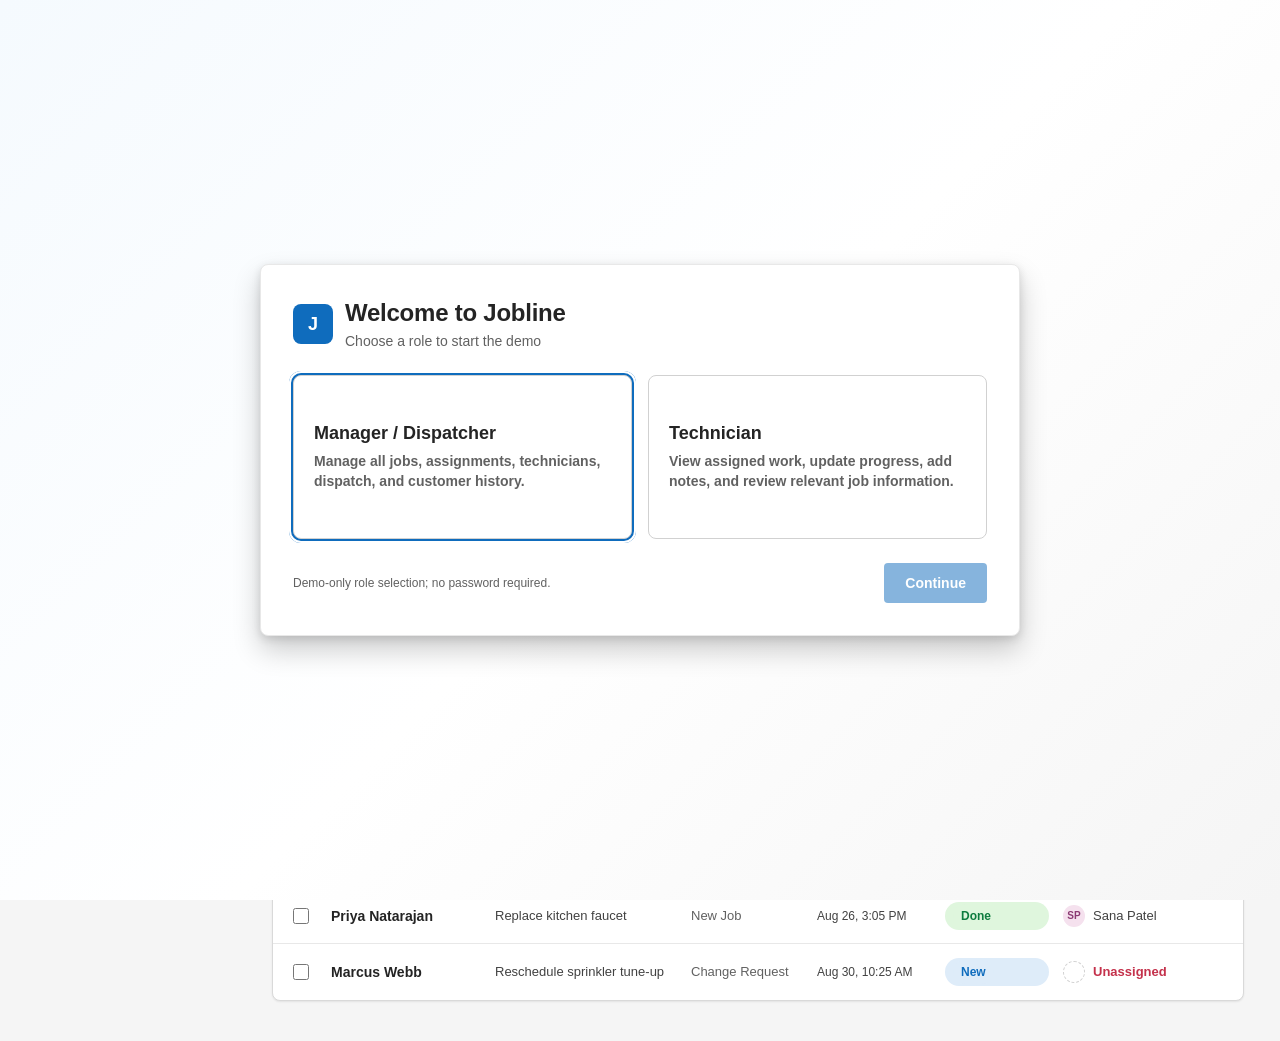
<file: index.html>
<!doctype html>
<html>
<head>
<meta charset="utf-8">
<title>Jobline - Job Queue</title>
<link rel="stylesheet" href="fluent2-alignment.css">
<link rel="stylesheet" href="persona.css">
<link rel="stylesheet" href="ai-suggestions.css">
<link rel="stylesheet" href="operations-overview.css">
<link rel="stylesheet" href="accessibility.css">
<link rel="stylesheet" href="typography-consistency.css">
<link rel="stylesheet" href="app-shell.css?v=4">
<style>
:root{
  --brand:#0F6CBD;--brand-hover:#115EA3;--brand-pressed:#0B4F8A;
  --brand-tint-10:#F5FAFE;--brand-tint-20:#DEECF9;--brand-tint-30:#C7E0F4;
  --nbg1:#FFFFFF;--nbg2:#FAFAFA;--nbg3:#F5F5F5;--nbg-hover:#F0F0F0;
  --stroke1:#D1D1D1;--stroke2:#E8E8E8;
  --fg1:#242424;--fg2:#424242;--fg3:#616161;--fg-disabled:#BDBDBD;
  --danger-bg:#FDE7E9;--danger-fg:#C4314B;
  --warning-bg:#FFF4CE;--warning-fg:#9D5D00;
  --success-bg:#DFF6DD;--success-fg:#0E7C3F;
  --neutral-bg:#F0F0F0;--neutral-fg:#424242;
  --teal-bg:#D6F5E8;--teal-fg:#0B6A4A;--plum-bg:#F5E1EE;--plum-fg:#8B3A73;
  --shadow4:0 0.3px 0.9px rgba(0,0,0,.11),0 1.6px 3.6px rgba(0,0,0,.13);
  --font:"Segoe UI","Segoe UI Web",-apple-system,BlinkMacSystemFont,"Helvetica Neue",Arial,sans-serif;
}
*{box-sizing:border-box;}
.demo-hidden{display:none !important;}
body{margin:0;font-family:var(--font);color:var(--fg1);background:var(--nbg2);-webkit-font-smoothing:antialiased;}
a{color:var(--brand);text-decoration:none;}
a:hover{color:var(--brand-hover);}
button{font-family:var(--font);cursor:pointer;}
input{font-family:var(--font);}
::placeholder{color:var(--fg-disabled);}
.rail-btn{width:40px;height:40px;border-radius:8px;border:none;background:transparent;color:var(--fg3);display:flex;align-items:center;justify-content:center;cursor:pointer;}
.rail-btn.active{background:var(--brand-tint-20);color:var(--brand);}
.chip{display:inline-flex;align-items:center;height:32px;padding:0 14px;border-radius:999px;border:none;background:transparent;color:var(--fg2);font-size:14px;font-weight:500;}
.chip.active{background:var(--brand-tint-20);color:var(--brand);font-weight:600;}
.ghost-btn{display:inline-flex;align-items:center;gap:6px;height:32px;padding:0 12px;border-radius:4px;border:none;background:transparent;color:var(--fg2);font-size:13px;font-weight:600;cursor:pointer;}
.ghost-btn:hover{background:var(--nbg-hover);}
.icon-btn{width:32px;height:32px;border-radius:999px;border:1px solid var(--stroke1);background:var(--nbg1);color:var(--fg2);display:flex;align-items:center;justify-content:center;cursor:pointer;}
.badge{display:inline-flex;align-items:center;padding:3px 10px;border-radius:999px;font-size:12px;font-weight:600;line-height:16px;white-space:nowrap;}
.jq-row{position:relative;display:grid;grid-template-columns:32px 150px minmax(190px,1fr) 116px 118px 104px 156px 72px 56px 78px;gap:10px;align-items:center;padding:0 16px;height:52px;border-bottom:1px solid var(--stroke2);}
.jq-row:hover{background:var(--nbg2);}
.row-link{position:absolute;inset:0;}
.jq-head{display:grid;grid-template-columns:32px 150px minmax(190px,1fr) 116px 118px 104px 156px 72px 56px 78px;gap:10px;padding:0 16px;height:40px;align-items:center;border-bottom:1px solid var(--stroke2);}
.th{font-size:11px;font-weight:700;letter-spacing:.04em;text-transform:uppercase;color:var(--fg3);}
.avatar{border-radius:50%;display:flex;align-items:center;justify-content:center;font-weight:700;flex-shrink:0;}
.bulk-check{width:16px;height:16px;accent-color:var(--brand);position:relative;z-index:2;cursor:pointer;}
.jq-row.bulk-selected{background:var(--brand-tint-10);box-shadow:inset 3px 0 var(--brand);}
.bulk-scrim{position:fixed;inset:0;background:rgba(0,0,0,.28);z-index:20;display:none;}
.bulk-scrim.open{display:block;}
.bulk-panel{position:fixed;top:0;right:0;width:min(440px,100%);height:100dvh;background:var(--nbg1);z-index:21;box-shadow:-8px 0 28px rgba(0,0,0,.18);transform:translateX(105%);transition:transform .2s ease;display:flex;flex-direction:column;}
.bulk-panel.open{transform:translateX(0);}
.bulk-panel-head{padding:24px;border-bottom:1px solid var(--stroke2);display:flex;align-items:flex-start;justify-content:space-between;gap:16px;}
.bulk-panel-body{padding:24px;display:flex;flex-direction:column;gap:20px;overflow-y:auto;flex:1;}
.bulk-panel-foot{padding:16px 24px;border-top:1px solid var(--stroke2);display:flex;justify-content:flex-end;gap:8px;}
.bulk-field{display:flex;flex-direction:column;gap:7px;font-size:13px;font-weight:600;color:var(--fg2);}
.bulk-field select,.bulk-field input{height:38px;border:1px solid var(--stroke1);border-radius:6px;background:var(--nbg1);color:var(--fg1);padding:0 10px;font:inherit;}
.bulk-summary{padding:14px;border-radius:8px;background:var(--brand-tint-10);color:var(--fg2);font-size:13px;}
.bulk-assignment-list{display:flex;flex-direction:column;gap:10px;}
.bulk-assignment-row{display:grid;grid-template-columns:minmax(0,1fr) minmax(150px,190px);gap:12px;align-items:center;padding:12px 0;border-bottom:1px solid var(--stroke2);}
.bulk-assignment-row:last-child{border-bottom:0;}
.bulk-customer-name{font-size:13px;font-weight:600;color:var(--fg1);}
.bulk-customer-stage{font-size:11px;color:var(--fg3);margin-top:3px;}
@media (max-width:480px){.bulk-assignment-row{grid-template-columns:1fr;gap:7px;}}
.primary-btn{display:inline-flex;align-items:center;justify-content:center;height:36px;padding:0 16px;border-radius:4px;border:none;background:var(--brand);color:#fff;font-size:14px;font-weight:600;}
.primary-btn:hover{background:var(--brand-hover);}
.primary-btn:disabled{background:var(--fg-disabled);cursor:not-allowed;}
.bulk-toast{position:fixed;right:24px;bottom:24px;z-index:30;background:var(--fg1);color:#fff;border-radius:8px;padding:12px 16px;box-shadow:var(--shadow4);font-size:13px;display:none;align-items:center;gap:10px;}
.bulk-toast.show{display:flex;}
.search-input{width:100%;border:0;outline:0;background:transparent;color:var(--fg1);font-size:14px;}
.sort-btn{display:inline-flex;align-items:center;gap:4px;border:0;background:transparent;padding:0;color:inherit;font:inherit;text-transform:inherit;letter-spacing:inherit;cursor:pointer;}
.sort-btn::after{content:'↕';font-size:10px;color:var(--fg-disabled);}
.sort-btn.active::after{content:attr(data-arrow);color:var(--brand);}
.inline-editable{position:relative;z-index:2;cursor:pointer;border-radius:4px;padding:4px;min-width:0;}
.inline-editable:hover{background:var(--brand-tint-10);box-shadow:inset 0 0 0 1px var(--brand-tint-30);}
.inline-control{width:100%;height:30px;border:1px solid var(--brand);border-radius:4px;background:var(--nbg1);color:var(--fg1);padding:0 7px;font-size:12px;}
.new-job-scrim{position:fixed;inset:0;background:rgba(0,0,0,.38);z-index:40;display:none;padding:24px;align-items:center;justify-content:center;}
.new-job-scrim.open{display:flex;}
.new-job-modal{width:min(820px,100%);height:min(88dvh,900px);background:var(--nbg1);border-radius:12px;box-shadow:0 24px 70px rgba(0,0,0,.25);overflow:hidden;display:flex;flex-direction:column;}
.new-job-modal-head{height:52px;padding:0 16px 0 20px;border-bottom:1px solid var(--stroke2);display:flex;align-items:center;justify-content:space-between;flex-shrink:0;}
.new-job-frame{width:100%;height:100%;border:0;background:var(--nbg2);}
@media (max-width:1180px){
  main{padding:20px !important;}
  .toolbar-left span.lbl{display:none;}
  .jq-table-wrap{overflow-x:auto;}
  .jq-row,.jq-head{width:1180px;}
  .top-search{width:200px !important;}
}
@media (max-width:760px){
  .rail{width:56px !important;}
  .filters{flex-wrap:wrap;height:auto !important;}
  .new-job-scrim{padding:0;}
  .new-job-modal{width:100%;height:100dvh;border-radius:0;}
}
</style>
</head>
<body>
<div style="display:flex;width:100%;min-height:100dvh;background:var(--nbg2);">
  <nav class="rail" style="width:64px;flex-shrink:0;background:#FFFFFF;border-right:1px solid var(--stroke2);display:flex;flex-direction:column;align-items:center;padding:16px 0;">
    <a href="index.html" style="width:32px;height:32px;border-radius:8px;background:var(--brand);display:flex;align-items:center;justify-content:center;color:#fff;font-weight:700;font-size:15px;">J</a>
    <div style="display:flex;flex-direction:column;gap:8px;margin-top:32px;">
      <a class="rail-btn active" href="index.html" title="Job Queue">
        <svg width="20" height="20" viewBox="0 0 20 20" fill="none"><rect x="3" y="4" width="3" height="3" rx="0.5" fill="currentColor"/><path d="M9 5.5H17" stroke="currentColor" stroke-width="1.5" stroke-linecap="round"/><rect x="3" y="8.5" width="3" height="3" rx="0.5" fill="currentColor"/><path d="M9 10H17" stroke="currentColor" stroke-width="1.5" stroke-linecap="round"/><rect x="3" y="13" width="3" height="3" rx="0.5" fill="currentColor"/><path d="M9 14.5H17" stroke="currentColor" stroke-width="1.5" stroke-linecap="round"/></svg>
      </a>
      <a class="rail-btn" href="dispatch-board.html" title="Dispatch Board">
        <svg width="20" height="20" viewBox="0 0 20 20" fill="none"><rect x="3" y="3" width="6" height="14" rx="1.5" stroke="currentColor" stroke-width="1.5"/><rect x="11" y="3" width="6" height="8" rx="1.5" stroke="currentColor" stroke-width="1.5"/></svg>
      </a>
      <a class="rail-btn" href="customers-list.html" title="Customers">
        <svg width="20" height="20" viewBox="0 0 20 20" fill="none"><circle cx="7.5" cy="7" r="2.5" stroke="currentColor" stroke-width="1.5"/><path d="M2.5 16c0-2.5 2.2-4 5-4s5 1.5 5 4" stroke="currentColor" stroke-width="1.5" stroke-linecap="round"/><circle cx="14.5" cy="6.5" r="2" stroke="currentColor" stroke-width="1.4"/><path d="M12.8 9.2c1.9-.3 4.7.6 4.7 3.3" stroke="currentColor" stroke-width="1.4" stroke-linecap="round"/></svg>
      </a>
    </div>
    <div style="margin-top:auto;display:flex;flex-direction:column;align-items:center;gap:12px;">
      <button class="rail-btn demo-hidden" style="width:36px;height:36px;" title="Settings" aria-hidden="true">
        <svg width="18" height="18" viewBox="0 0 20 20" fill="none"><circle cx="10" cy="10" r="2.5" stroke="currentColor" stroke-width="1.4"/><path d="M10 2.5v2M10 15.5v2M17.5 10h-2M4.5 10h-2M15.4 4.6l-1.4 1.4M6 12.6l-1.4 1.4M15.4 15.4l-1.4-1.4M6 7.4L4.6 6" stroke="currentColor" stroke-width="1.3" stroke-linecap="round"/></svg>
      </button>
      <div class="avatar" style="width:32px;height:32px;background:var(--plum-bg);color:var(--plum-fg);font-size:12px;">DK</div>
    </div>
  </nav>
  <main style="flex:1;min-width:0;padding:32px;display:flex;flex-direction:column;gap:16px;">
    <div style="display:flex;align-items:flex-start;justify-content:space-between;gap:24px;">
      <div>
        <h1 style="margin:0;font-size:24px;font-weight:600;color:var(--fg1);">Job Queue</h1>
        <p style="margin:4px 0 0;font-size:14px;color:var(--fg3);">9 open jobs across 3 technicians</p>
      </div>
      <div class="top-search" style="width:280px;height:36px;border:1px solid var(--stroke1);border-radius:8px;background:var(--nbg1);display:flex;align-items:center;gap:8px;padding:0 12px;color:var(--fg3);flex-shrink:0;">
        <svg width="16" height="16" viewBox="0 0 20 20" fill="none"><circle cx="9" cy="9" r="6" stroke="currentColor" stroke-width="1.5"/><path d="M17 17L13.5 13.5" stroke="currentColor" stroke-width="1.5" stroke-linecap="round"/></svg>
        <input class="search-input" id="jobSearch" type="search" placeholder="Search jobs, customers..." aria-label="Search jobs and customers">
      </div>
    </div>

    <div class="queue-command-row">
    <div class="filters" style="display:flex;align-items:center;gap:4px;height:32px;">
      <button class="chip active" data-filter="All">All</button>
      <button class="chip" data-filter="Unassigned">Unassigned</button>
      <button class="chip" data-filter="Scheduled">Scheduled</button>
      <button class="chip" data-filter="In Progress">In Progress</button>
      <button class="chip" data-filter="Blocked">Blocked</button>
      <button class="chip" data-filter="Done">Done</button>
    </div>

    <div class="queue-primary-actions" style="display:flex;align-items:center;justify-content:space-between;">
      <div class="toolbar-left" style="display:flex;align-items:center;gap:4px;">
        <button class="ghost-btn" id="bulkAssignButton" type="button">
          <svg width="16" height="16" viewBox="0 0 20 20" fill="none"><path d="M4 6h8M4 10h8M4 14h5" stroke="currentColor" stroke-width="1.5" stroke-linecap="round"/><path d="M13 13l1.5 1.5L17 11" stroke="currentColor" stroke-width="1.5" stroke-linecap="round" stroke-linejoin="round"/></svg>
          <span class="lbl">Bulk Assign</span>
        </button>
        <button class="ghost-btn demo-hidden" aria-hidden="true">
          <svg width="16" height="16" viewBox="0 0 20 20" fill="none"><path d="M10 13V4m0 0L6.5 7.5M10 4l3.5 3.5M4 14v2a1 1 0 001 1h10a1 1 0 001-1v-2" stroke="currentColor" stroke-width="1.5" stroke-linecap="round" stroke-linejoin="round"/></svg>
          <span class="lbl">Export</span>
        </button>
        <div style="width:1px;height:24px;background:var(--stroke1);margin:0 12px;"></div>
      </div>
      <button id="openNewJobModal" type="button" style="display:inline-flex;align-items:center;gap:6px;height:36px;padding:0 16px;border-radius:4px;border:none;background:var(--brand);color:#fff;font-size:14px;font-weight:600;cursor:pointer;">
        <svg width="16" height="16" viewBox="0 0 20 20" fill="none"><path d="M10 4V16M4 10H16" stroke="currentColor" stroke-width="1.75" stroke-linecap="round"/></svg>
        New Job
      </button>
    </div>
    </div>

    <div class="jq-table-wrap" style="background:var(--nbg1);border:1px solid var(--stroke2);border-radius:8px;overflow:hidden;">
      <div class="jq-head">
        <span class="th">&nbsp;</span>
        <span class="th">Customer</span>
        <span class="th">Description</span>
        <span class="th">Type</span>
        <span class="th">Created</span>
        <span class="th">Stage</span>
        <span class="th">Dispatch / Tech</span>
        <span class="th" style="text-align:right;">Fee</span>
        <span class="th" style="text-align:right;">Days</span>
        <span class="th">Promised</span>
      </div>

      <div class="jq-row">
        <a class="row-link" href="job-detail-drawer.html" aria-label="Open Alvarez Family job detail"></a>
        <span style="width:8px;height:8px;border-radius:50%;background:#C4314B;display:inline-block;"></span>
        <span style="font-size:14px;font-weight:600;color:var(--fg1);">Alvarez Family</span>
        <span style="font-size:13px;color:var(--fg2);white-space:nowrap;overflow:hidden;text-overflow:ellipsis;">AC unit not cooling, urgent</span>
        <span style="font-size:13px;color:var(--fg3);">New Job</span>
        <span class="badge" style="background:var(--warning-bg);color:var(--warning-fg);">In Progress</span>
        <div style="display:flex;align-items:center;gap:8px;">
          <div class="avatar" style="width:22px;height:22px;font-size:10px;background:var(--brand-tint-20);color:var(--brand);">MR</div>
          <span style="font-size:13px;color:var(--fg2);">Marcus Reyes</span>
        </div>
        <span style="font-size:13px;font-weight:600;text-align:right;">$340</span>
        <span style="font-size:13px;color:var(--fg2);text-align:right;">1d</span>
        <span style="font-size:13px;color:var(--fg2);">Sep 3</span>
      </div>

      <div class="jq-row">
        <a class="row-link" href="job-detail-drawer.html" aria-label="Open Meadowbrook HOA job detail"></a>
        <span style="width:8px;height:8px;border-radius:50%;background:#FFB900;display:inline-block;"></span>
        <span style="font-size:14px;font-weight:600;color:var(--fg1);">Meadowbrook HOA</span>
        <span style="font-size:13px;color:var(--fg2);white-space:nowrap;overflow:hidden;text-overflow:ellipsis;">Quarterly irrigation inspection</span>
        <span style="font-size:13px;color:var(--fg3);">Recurring Visit</span>
        <span class="badge" style="background:var(--brand-tint-20);color:var(--brand);">Scheduled</span>
        <div style="display:flex;align-items:center;gap:8px;">
          <div class="avatar" style="width:22px;height:22px;font-size:10px;background:var(--teal-bg);color:var(--teal-fg);">DK</div>
          <span style="font-size:13px;color:var(--fg2);">Dana Kim</span>
        </div>
        <span style="font-size:13px;font-weight:600;text-align:right;">$180</span>
        <span style="font-size:13px;color:var(--fg2);text-align:right;">2d</span>
        <span style="font-size:13px;color:var(--fg2);">Sep 2</span>
      </div>

      <div class="jq-row">
        <a class="row-link" href="job-detail-drawer.html" aria-label="Open Chen Residence job detail"></a>
        <span style="width:8px;height:8px;border-radius:50%;background:#C4314B;display:inline-block;"></span>
        <span style="font-size:14px;font-weight:600;color:var(--fg1);">Chen Residence</span>
        <span style="font-size:13px;color:var(--fg2);white-space:nowrap;overflow:hidden;text-overflow:ellipsis;">Water heater leak in garage</span>
        <span style="font-size:13px;color:var(--fg3);">New Job</span>
        <span class="badge" style="background:var(--danger-bg);color:var(--danger-fg);">Blocked</span>
        <div style="display:flex;align-items:center;gap:8px;">
          <div style="width:22px;height:22px;border-radius:50%;border:1.5px dashed var(--stroke1);flex-shrink:0;"></div>
          <span style="font-size:13px;color:var(--danger-fg);font-weight:600;">Unassigned</span>
        </div>
        <span style="font-size:13px;font-weight:600;text-align:right;">$410</span>
        <span style="font-size:13px;color:var(--danger-fg);font-weight:600;text-align:right;">6d</span>
        <span style="font-size:13px;color:var(--fg2);">Sep 1</span>
      </div>

      <div class="jq-row">
        <a class="row-link" href="job-detail-drawer.html" aria-label="Open Rosalind Kerr job detail"></a>
        <span style="width:8px;height:8px;border-radius:50%;background:#616161;display:inline-block;"></span>
        <span style="font-size:14px;font-weight:600;color:var(--fg1);">Rosalind Kerr</span>
        <span style="font-size:13px;color:var(--fg2);white-space:nowrap;overflow:hidden;text-overflow:ellipsis;">Add second thermostat zone</span>
        <span style="font-size:13px;color:var(--fg3);">Change Request</span>
        <span class="badge" style="background:var(--brand-tint-20);color:var(--brand);">New</span>
        <div style="display:flex;align-items:center;gap:8px;">
          <div style="width:22px;height:22px;border-radius:50%;border:1.5px dashed var(--stroke1);flex-shrink:0;"></div>
          <span style="font-size:13px;color:var(--danger-fg);font-weight:600;">Unassigned</span>
        </div>
        <span style="font-size:13px;font-weight:600;text-align:right;">$95</span>
        <span style="font-size:13px;color:var(--fg2);text-align:right;">0d</span>
        <span style="font-size:13px;color:var(--fg-disabled);">TBD</span>
      </div>

      <div class="jq-row">
        <a class="row-link" href="job-detail-drawer.html" aria-label="Open Okafor and Sons Bakery job detail"></a>
        <span style="width:8px;height:8px;border-radius:50%;background:#FFB900;display:inline-block;"></span>
        <span style="font-size:14px;font-weight:600;color:var(--fg1);">Okafor &amp; Sons Bakery</span>
        <span style="font-size:13px;color:var(--fg2);white-space:nowrap;overflow:hidden;text-overflow:ellipsis;">Monthly HVAC filter service</span>
        <span style="font-size:13px;color:var(--fg3);">Recurring Visit</span>
        <span class="badge" style="background:var(--brand-tint-20);color:var(--brand);">Scheduled</span>
        <div style="display:flex;align-items:center;gap:8px;">
          <div class="avatar" style="width:22px;height:22px;font-size:10px;background:var(--plum-bg);color:var(--plum-fg);">SP</div>
          <span style="font-size:13px;color:var(--fg2);">Sana Patel</span>
        </div>
        <span style="font-size:13px;font-weight:600;text-align:right;">$120</span>
        <span style="font-size:13px;color:var(--fg2);text-align:right;">3d</span>
        <span style="font-size:13px;color:var(--fg2);">Sep 3</span>
      </div>

      <div class="jq-row">
        <a class="row-link" href="job-detail-drawer.html" aria-label="Open Tobias Lindqvist job detail"></a>
        <span style="width:8px;height:8px;border-radius:50%;background:#616161;display:inline-block;"></span>
        <span style="font-size:14px;font-weight:600;color:var(--fg1);">Tobias Lindqvist</span>
        <span style="font-size:13px;color:var(--fg2);white-space:nowrap;overflow:hidden;text-overflow:ellipsis;">Cancel fall gutter cleaning</span>
        <span style="font-size:13px;color:var(--fg3);">Cancellation</span>
        <span class="badge" style="background:var(--success-bg);color:var(--success-fg);">Done</span>
        <div style="display:flex;align-items:center;gap:8px;">
          <div class="avatar" style="width:22px;height:22px;font-size:10px;background:var(--brand-tint-20);color:var(--brand);">MR</div>
          <span style="font-size:13px;color:var(--fg2);">Marcus Reyes</span>
        </div>
        <span style="font-size:13px;font-weight:600;text-align:right;">$0</span>
        <span style="font-size:13px;color:var(--fg2);text-align:right;">5d</span>
        <span style="font-size:13px;color:var(--fg2);">Aug 28</span>
      </div>

      <div class="jq-row">
        <a class="row-link" href="job-detail-drawer.html" aria-label="Open Dana Whitfield job detail"></a>
        <span style="width:8px;height:8px;border-radius:50%;background:#C4314B;display:inline-block;"></span>
        <span style="font-size:14px;font-weight:600;color:var(--fg1);">Dana Whitfield</span>
        <span style="font-size:13px;color:var(--fg2);white-space:nowrap;overflow:hidden;text-overflow:ellipsis;">Furnace won't ignite</span>
        <span style="font-size:13px;color:var(--fg3);">New Job</span>
        <span class="badge" style="background:var(--warning-bg);color:var(--warning-fg);">In Progress</span>
        <div style="display:flex;align-items:center;gap:8px;">
          <div class="avatar" style="width:22px;height:22px;font-size:10px;background:var(--teal-bg);color:var(--teal-fg);">DK</div>
          <span style="font-size:13px;color:var(--fg2);">Dana Kim</span>
        </div>
        <span style="font-size:13px;font-weight:600;text-align:right;">$275</span>
        <span style="font-size:13px;color:var(--fg2);text-align:right;">1d</span>
        <span style="font-size:13px;color:var(--fg2);">Sep 3</span>
      </div>

      <div class="jq-row">
        <a class="row-link" href="job-detail-drawer.html" aria-label="Open Priya Natarajan job detail"></a>
        <span style="width:8px;height:8px;border-radius:50%;background:#FFB900;display:inline-block;"></span>
        <span style="font-size:14px;font-weight:600;color:var(--fg1);">Priya Natarajan</span>
        <span style="font-size:13px;color:var(--fg2);white-space:nowrap;overflow:hidden;text-overflow:ellipsis;">Replace kitchen faucet</span>
        <span style="font-size:13px;color:var(--fg3);">New Job</span>
        <span class="badge" style="background:var(--success-bg);color:var(--success-fg);">Done</span>
        <div style="display:flex;align-items:center;gap:8px;">
          <div class="avatar" style="width:22px;height:22px;font-size:10px;background:var(--plum-bg);color:var(--plum-fg);">SP</div>
          <span style="font-size:13px;color:var(--fg2);">Sana Patel</span>
        </div>
        <span style="font-size:13px;font-weight:600;text-align:right;">$210</span>
        <span style="font-size:13px;color:var(--fg2);text-align:right;">4d</span>
        <span style="font-size:13px;color:var(--fg2);">Aug 27</span>
      </div>

      <div class="jq-row" style="border-bottom:none;">
        <a class="row-link" href="job-detail-drawer.html" aria-label="Open Marcus Webb job detail"></a>
        <span style="width:8px;height:8px;border-radius:50%;background:#616161;display:inline-block;"></span>
        <span style="font-size:14px;font-weight:600;color:var(--fg1);">Marcus Webb</span>
        <span style="font-size:13px;color:var(--fg2);white-space:nowrap;overflow:hidden;text-overflow:ellipsis;">Reschedule sprinkler tune-up</span>
        <span style="font-size:13px;color:var(--fg3);">Change Request</span>
        <span class="badge" style="background:var(--brand-tint-20);color:var(--brand);">New</span>
        <div style="display:flex;align-items:center;gap:8px;">
          <div style="width:22px;height:22px;border-radius:50%;border:1.5px dashed var(--stroke1);flex-shrink:0;"></div>
          <span style="font-size:13px;color:var(--danger-fg);font-weight:600;">Unassigned</span>
        </div>
        <span style="font-size:13px;font-weight:600;text-align:right;">$150</span>
        <span style="font-size:13px;color:var(--fg2);text-align:right;">2d</span>
        <span style="font-size:13px;color:var(--fg2);">Sep 5</span>
      </div>
    </div>
  </main>
</div>

<div class="new-job-scrim" id="newJobScrim" role="dialog" aria-modal="true" aria-labelledby="newJobModalTitle">
  <div class="new-job-modal">
    <div class="new-job-modal-head"><strong id="newJobModalTitle">Create New Job</strong><button class="icon-btn" id="closeNewJobModal" type="button" aria-label="Close new job form"><svg aria-hidden="true" width="20" height="20" viewBox="0 0 20 20" fill="currentColor"><path d="M4.09 4.09a.75.75 0 0 1 1.06 0L10 8.94l4.85-4.85a.75.75 0 1 1 1.06 1.06L11.06 10l4.85 4.85a.75.75 0 1 1-1.06 1.06L10 11.06l-4.85 4.85a.75.75 0 1 1-1.06-1.06L8.94 10 4.09 5.15a.75.75 0 0 1 0-1.06Z"/></svg></button></div>
    <iframe class="new-job-frame" id="newJobFrame" title="New job form" data-src="new-job-form.html?modal=1&amp;v=2"></iframe>
  </div>
</div>

<div class="bulk-scrim" id="bulkScrim"></div>
<aside class="bulk-panel" id="bulkPanel" role="dialog" aria-modal="true" aria-hidden="true" aria-labelledby="bulkPanelTitle" aria-describedby="bulkPanelSubtitle">
  <div class="bulk-panel-head">
    <div>
      <h2 id="bulkPanelTitle" style="margin:0;font-size:20px;font-weight:600;">Bulk assign jobs</h2>
      <p id="bulkPanelSubtitle" style="margin:5px 0 0;font-size:13px;color:var(--fg3);">Select jobs from the queue first.</p>
    </div>
    <button class="icon-btn" id="bulkCloseButton" type="button" aria-label="Close bulk assignment"><svg aria-hidden="true" width="20" height="20" viewBox="0 0 20 20" fill="currentColor"><path d="M4.09 4.09a.75.75 0 0 1 1.06 0L10 8.94l4.85-4.85a.75.75 0 1 1 1.06 1.06L11.06 10l4.85 4.85a.75.75 0 1 1-1.06 1.06L10 11.06l-4.85 4.85a.75.75 0 1 1-1.06-1.06L8.94 10 4.09 5.15a.75.75 0 0 1 0-1.06Z"/></svg></button>
  </div>
  <div class="bulk-panel-body">
    <div class="bulk-summary"><strong id="bulkSelectedSummary">0 jobs selected</strong><br><span style="color:var(--fg3);">Choose a technician for each job. The date and time below are shared.</span></div>
    <div>
      <div style="font-size:13px;font-weight:600;color:var(--fg2);margin-bottom:6px;">Technician assignments</div>
      <div class="bulk-assignment-list" id="bulkAssignmentList"></div>
    </div>
    <label class="bulk-field">Schedule date
      <input id="bulkDate" type="date" value="2026-09-03">
    </label>
    <label class="bulk-field">Time window
      <select id="bulkTime">
        <option>Keep existing time</option>
        <option>8:00 AM – 12:00 PM</option>
        <option>12:00 PM – 4:00 PM</option>
        <option>Any time</option>
      </select>
    </label>
    <label style="display:flex;align-items:center;gap:8px;font-size:13px;color:var(--fg2);"><input type="checkbox" checked style="accent-color:var(--brand);"> Notify technician about these jobs</label>
    <p id="bulkError" style="display:none;margin:0;color:var(--danger-fg);font-size:13px;">Choose a technician to continue.</p>
  </div>
  <div class="bulk-panel-foot">
    <button class="ghost-btn" id="bulkCancelButton" type="button">Cancel</button>
    <button class="primary-btn" id="bulkConfirmButton" type="button" disabled>Assign selected jobs</button>
  </div>
</aside>
<div class="bulk-toast" id="bulkToast" role="status"><span style="font-size:18px;">&#10003;</span><span id="bulkToastText">Jobs assigned</span></div>

<script>
(() => {
  const createdJobsKey = 'jobline-created-jobs';
  function readCreatedJobs() {
    try { return JSON.parse(localStorage.getItem(createdJobsKey) || '[]'); } catch { return []; }
  }
  function escapeHtml(value) {
    return String(value ?? '').replace(/[&<>"']/g, char => ({'&':'&amp;','<':'&lt;','>':'&gt;','"':'&quot;',"'":'&#39;'}[char]));
  }
  const createdJobs = readCreatedJobs();
  const tableWrap = document.querySelector('.jq-table-wrap');
  const staticCreated = ['Sep 1, 8:10 AM','Aug 31, 2:20 PM','Aug 26, 11:05 AM','Sep 1, 9:30 AM','Aug 29, 1:15 PM','Aug 27, 4:40 PM','Sep 1, 7:50 AM','Aug 26, 3:05 PM','Aug 30, 10:25 AM'];
  const staticCreatedValues = ['2026-09-01T08:10','2026-08-31T14:20','2026-08-26T11:05','2026-09-01T09:30','2026-08-29T13:15','2026-08-27T16:40','2026-09-01T07:50','2026-08-26T15:05','2026-08-30T10:25'];
  [...tableWrap.querySelectorAll('.jq-row')].forEach((row, index) => {
    const createdCell = document.createElement('span');
    createdCell.style.cssText = 'font-size:12px;color:var(--fg2);';
    createdCell.textContent = staticCreated[index];
    createdCell.dataset.sortValue = staticCreatedValues[index];
    row.insertBefore(createdCell, row.children[5]);
  });
  const priorityColors = { High:'#C4314B', Medium:'#FFB900', Low:'#616161' };
  [...createdJobs].reverse().forEach(job => {
    const profile = { 'Marcus Reyes':['MR','var(--brand-tint-20)','var(--brand)'], 'Dana Kim':['DK','var(--teal-bg)','var(--teal-fg)'], 'Sana Patel':['SP','var(--plum-bg)','var(--plum-fg)'] }[job.technician];
    const tech = profile ? `<div class="avatar" style="width:22px;height:22px;font-size:10px;background:${profile[1]};color:${profile[2]};">${profile[0]}</div><span style="font-size:13px;color:var(--fg2);">${escapeHtml(job.technician)}</span>` : `<div style="width:22px;height:22px;border-radius:50%;border:1.5px dashed var(--stroke1);"></div><span style="font-size:13px;color:var(--danger-fg);font-weight:600;">Unassigned</span>`;
    const row = document.createElement('div');
    row.className = 'jq-row';
    row.dataset.jobKey = job.id;
    const createdLabel = new Date(job.createdAt).toLocaleString('en-US', { month:'short', day:'numeric', hour:'numeric', minute:'2-digit' });
    row.innerHTML = `<a class="row-link" href="job-detail-drawer.html?customer=${encodeURIComponent(job.customer)}&job=${encodeURIComponent(job.id)}" aria-label="Open ${escapeHtml(job.customer)} job detail"></a><span style="width:8px;height:8px;border-radius:50%;background:${priorityColors[job.priority] || priorityColors.Medium};display:inline-block;"></span><span style="font-size:14px;font-weight:600;color:var(--fg1);">${escapeHtml(job.customer)}</span><span style="font-size:13px;color:var(--fg2);white-space:nowrap;overflow:hidden;text-overflow:ellipsis;">${escapeHtml(job.description)}</span><span style="font-size:13px;color:var(--fg3);">${escapeHtml(job.type)}</span><span data-sort-value="${escapeHtml(job.createdAt)}" style="font-size:12px;color:var(--fg2);">${escapeHtml(createdLabel)}</span><span class="badge">${escapeHtml(job.stage)}</span><div style="display:flex;align-items:center;gap:8px;">${tech}</div><span style="font-size:13px;font-weight:600;text-align:right;">$${Number(job.fee || 0).toLocaleString()}</span><span style="font-size:13px;color:var(--fg2);text-align:right;">0d</span><span style="font-size:13px;color:var(--fg2);">${escapeHtml(job.promisedShort || 'TBD')}</span>`;
    tableWrap.insertBefore(row, tableWrap.children[1]);
  });
  const rows = [...document.querySelectorAll('.jq-row')];
  const queueSubtitle = document.querySelector('h1 + p');
  if (queueSubtitle) queueSubtitle.textContent = `${rows.length} jobs across 3 technicians`;
  const bulkButton = document.getElementById('bulkAssignButton');
  const panel = document.getElementById('bulkPanel');
  const scrim = document.getElementById('bulkScrim');
  const confirmButton = document.getElementById('bulkConfirmButton');
  const summary = document.getElementById('bulkSelectedSummary');
  const subtitle = document.getElementById('bulkPanelSubtitle');
  const error = document.getElementById('bulkError');
  const toast = document.getElementById('bulkToast');
  const storageKey = 'jobline-job-updates';

  function readUpdates() {
    try {
      const updates = JSON.parse(localStorage.getItem(storageKey) || '{}');
      Object.values(updates).forEach(update => { if (update.stage === 'New Lead' || update.stage === 'Unassigned') update.stage = 'New'; });
      return updates;
    }
    catch { return {}; }
  }

  function writeUpdates(updates) {
    try { localStorage.setItem(storageKey, JSON.stringify(updates)); }
    catch { /* The table still updates for this session. */ }
  }

  function technicianMarkup(name, initials, bg, color) {
    return `<div class="avatar" style="width:22px;height:22px;font-size:10px;background:${bg};color:${color};">${initials}</div><span style="font-size:13px;color:var(--fg2);">${name}</span>`;
  }

  const techProfiles = {
    'Marcus Reyes': { initials: 'MR', bg: 'var(--brand-tint-20)', color: 'var(--brand)' },
    'Dana Kim': { initials: 'DK', bg: 'var(--teal-bg)', color: 'var(--teal-fg)' },
    'Sana Patel': { initials: 'SP', bg: 'var(--plum-bg)', color: 'var(--plum-fg)' }
  };

  function unassignedMarkup() {
    return '<div style="width:22px;height:22px;border-radius:50%;border:1.5px dashed var(--stroke1);flex-shrink:0;"></div><span style="font-size:13px;color:var(--danger-fg);font-weight:600;">Unassigned</span>';
  }

  function renderStage(cell, stage) {
    const styles = {
      'Unassigned': ['var(--neutral-bg)', 'var(--neutral-fg)'],
      'New': ['var(--brand-tint-20)', 'var(--brand)'],
      'Scheduled': ['var(--brand-tint-20)', 'var(--brand)'],
      'In Progress': ['var(--warning-bg)', 'var(--warning-fg)'],
      'Blocked': ['var(--danger-bg)', 'var(--danger-fg)'],
      'Done': ['var(--success-bg)', 'var(--success-fg)']
    };
    const colors = styles[stage] || styles['Unassigned'];
    cell.innerHTML = `<span class="badge" style="background:${colors[0]};color:${colors[1]};">${stage}</span>`;
  }

  rows.forEach((row, index) => {
    const cells = [...row.children];
    const priority = cells[1];
    const techCell = cells[7];
    const stageCell = cells[6];
    const customer = cells[2]?.textContent.trim() || `Job ${index + 1}`;
    if (!priority || !techCell) return;
    row.dataset.customer = customer;
    row.dataset.jobKey = row.dataset.jobKey || customer;
    row.dataset.stage = stageCell?.textContent.trim() || '';
    renderStage(stageCell, row.dataset.stage);
    const rowLink = row.querySelector('.row-link');
    if (rowLink) rowLink.href = `job-detail-drawer.html?customer=${encodeURIComponent(customer)}${row.dataset.jobKey !== customer ? `&job=${encodeURIComponent(row.dataset.jobKey)}` : ''}`;
    techCell.dataset.techCell = 'true';
    cells[3].dataset.field = 'description';
    stageCell.dataset.field = 'stage';
    techCell.dataset.field = 'technician';
    cells[8].dataset.field = 'fee';
    [cells[3], stageCell, techCell, cells[8]].forEach(cell => cell.classList.add('inline-editable'));
    priority.dataset.priorityMarker = 'true';
    priority.style.display = 'none';
    const checkbox = document.createElement('input');
    checkbox.type = 'checkbox';
    checkbox.className = 'bulk-check';
    checkbox.setAttribute('aria-label', `Select ${customer}`);
    checkbox.addEventListener('change', () => {
      row.classList.toggle('bulk-selected', checkbox.checked);
      updateSelection();
    });
    priority.insertAdjacentElement('afterend', checkbox);
  });

  const headFirstCell = document.querySelector('.jq-head .th');
  if (headFirstCell) {
    const selectAll = document.createElement('input');
    selectAll.type = 'checkbox';
    selectAll.className = 'bulk-check';
    selectAll.setAttribute('aria-label', 'Select all jobs');
    selectAll.addEventListener('change', () => {
      rows.forEach(row => {
        const check = row.querySelector('.bulk-check');
        if (check) check.checked = selectAll.checked;
        row.classList.toggle('bulk-selected', selectAll.checked);
      });
      updateSelection();
    });
    headFirstCell.replaceChildren(selectAll);
  }

  const savedUpdates = readUpdates();
  let normalizedSavedUpdates = false;
  rows.forEach(row => {
    const saved = savedUpdates[row.dataset.jobKey];
    if (!saved) return;
    const effectiveStage = saved.stage || row.dataset.stage;
    if (saved.technician && saved.technician !== 'Unassigned' && (effectiveStage === 'Unassigned' || effectiveStage === 'New')) {
      saved.stage = 'Scheduled';
      normalizedSavedUpdates = true;
    }
    const techCell = row.querySelector('[data-tech-cell]');
    if (saved.technician && techCell) {
      const profile = techProfiles[saved.technician];
      techCell.innerHTML = profile ? technicianMarkup(saved.technician, profile.initials, profile.bg, profile.color) : unassignedMarkup();
    }
    const rowCells = [...row.children].filter(el => !el.classList.contains('bulk-check'));
    if (saved.description) rowCells[3].textContent = saved.description;
    if (saved.stage) {
      row.dataset.stage = saved.stage;
      renderStage(rowCells[6], saved.stage);
    }
    if (saved.fee != null) rowCells[8].textContent = `$${Number(saved.fee).toLocaleString()}`;
    if (saved.promisedShort) rowCells[10].textContent = saved.promisedShort;
    if (saved.priorityColor) row.querySelector('[data-priority-marker]').style.background = saved.priorityColor;
  });
  if (normalizedSavedUpdates) writeUpdates(savedUpdates);

  const selectedRows = () => rows.filter(row => row.querySelector('.bulk-check')?.checked);

  function renderAssignmentList() {
    const list = document.getElementById('bulkAssignmentList');
    list.replaceChildren();
    selectedRows().forEach(row => {
      const currentTechnician = row.querySelector('[data-tech-cell]').textContent.trim();
      const wrapper = document.createElement('div');
      wrapper.className = 'bulk-assignment-row';
      const details = document.createElement('div');
      details.innerHTML = `<div class="bulk-customer-name">${row.dataset.customer}</div><div class="bulk-customer-stage">${row.dataset.stage}</div>`;
      const select = document.createElement('select');
      select.className = 'inline-control job-tech-select';
      select.dataset.customer = row.dataset.customer;
      select.dataset.jobKey = row.dataset.jobKey;
      ['Choose technician', 'Marcus Reyes', 'Dana Kim', 'Sana Patel'].forEach((value, index) => {
        const option = new Option(value, index === 0 ? '' : value, false, value === currentTechnician);
        select.add(option);
      });
      select.addEventListener('change', () => { error.style.display = 'none'; });
      wrapper.append(details, select);
      list.appendChild(wrapper);
    });
  }

  let activeFilter = 'All';
  const searchInput = document.getElementById('jobSearch');

  function applyFilters() {
    const term = searchInput.value.trim().toLowerCase();
    rows.forEach(row => {
      const matchesSearch = !term || row.textContent.toLowerCase().includes(term);
      const matchesFilter = activeFilter === 'All' ||
        (activeFilter === 'Unassigned' ? row.querySelector('[data-tech-cell]').textContent.includes('Unassigned') : row.dataset.stage === activeFilter);
      row.style.display = matchesSearch && matchesFilter ? 'grid' : 'none';
    });
  }

  searchInput.addEventListener('input', applyFilters);
  document.querySelectorAll('[data-filter]').forEach(button => {
    button.addEventListener('click', () => {
      document.querySelectorAll('[data-filter]').forEach(chip => chip.classList.remove('active'));
      button.classList.add('active');
      activeFilter = button.dataset.filter;
      applyFilters();
    });
  });

  const sortCellMap = { 1: 2, 2: 3, 3: 4, 4: 5, 5: 6, 6: 7, 7: 8, 8: 9, 9: 10 };
  let sortState = { column: -1, direction: 1 };
  document.querySelectorAll('.jq-head .th').forEach((header, headerIndex) => {
    if (headerIndex === 0) return;
    const label = header.textContent.trim();
    const button = document.createElement('button');
    button.type = 'button';
    button.className = 'sort-btn';
    button.textContent = label;
    button.setAttribute('aria-label', `Sort by ${label}`);
    header.replaceChildren(button);
    button.addEventListener('click', () => {
      sortState.direction = sortState.column === headerIndex ? sortState.direction * -1 : 1;
      sortState.column = headerIndex;
      document.querySelectorAll('.sort-btn').forEach(item => item.classList.remove('active'));
      button.classList.add('active');
      button.dataset.arrow = sortState.direction === 1 ? '↑' : '↓';
      const cellIndex = sortCellMap[headerIndex];
      rows.sort((a, b) => {
        const aCells = [...a.children].filter(el => !el.classList.contains('bulk-check'));
        const bCells = [...b.children].filter(el => !el.classList.contains('bulk-check'));
        let av = (aCells[cellIndex].dataset.sortValue || aCells[cellIndex].textContent).trim().replace(/[$,]/g, '');
        let bv = (bCells[cellIndex].dataset.sortValue || bCells[cellIndex].textContent).trim().replace(/[$,]/g, '');
        if (headerIndex === 7 || headerIndex === 8) { av = parseFloat(av) || 0; bv = parseFloat(bv) || 0; }
        return (typeof av === 'number' ? av - bv : av.localeCompare(bv)) * sortState.direction;
      });
      const table = document.querySelector('.jq-table-wrap');
      rows.forEach(row => table.appendChild(row));
      applyFilters();
    });
  });

  function saveInlineValue(row, field, value) {
    const updates = readUpdates();
    updates[row.dataset.jobKey] = { ...(updates[row.dataset.jobKey] || {}), [field]: value };
    writeUpdates(updates);
  }

  function beginInlineEdit(cell, row) {
    if (cell.querySelector('.inline-control')) return;
    const field = cell.dataset.field;
    const current = cell.textContent.trim().replace(/^\$/, '').replace(/,/g, '');
    const control = field === 'stage' || field === 'technician' ? document.createElement('select') : document.createElement('input');
    control.className = 'inline-control';
    if (field === 'stage') {
      ['New', 'Scheduled', 'In Progress', 'Blocked', 'Done'].forEach(value => control.add(new Option(value, value, false, value === row.dataset.stage)));
    } else if (field === 'technician') {
      ['Unassigned', 'Marcus Reyes', 'Dana Kim', 'Sana Patel'].forEach(value => control.add(new Option(value, value, false, value === current)));
    } else {
      control.type = field === 'fee' ? 'number' : 'text';
      control.value = current;
      if (field === 'fee') control.min = '0';
    }
    const commit = () => {
      const value = control.value.trim();
      if (field === 'stage') {
        const techCell = row.querySelector('[data-tech-cell]');
        const isTechnicianUnassigned = techCell.textContent.includes('Unassigned');
        if (value === 'Scheduled' && isTechnicianUnassigned) {
          renderStage(cell, row.dataset.stage);
          document.getElementById('bulkToastText').textContent = 'Assign a technician before changing the stage to Scheduled.';
          toast.classList.add('show');
          window.setTimeout(() => toast.classList.remove('show'), 3200);
          return;
        }
        row.dataset.stage = value;
        renderStage(cell, value);
        if (value === 'New') {
          techCell.innerHTML = unassignedMarkup();
          saveInlineValue(row, 'technician', 'Unassigned');
        }
      } else if (field === 'technician') {
        const profile = techProfiles[value];
        cell.innerHTML = profile ? technicianMarkup(value, profile.initials, profile.bg, profile.color) : unassignedMarkup();
        if (value === 'Unassigned' && row.dataset.stage === 'Scheduled') {
          row.dataset.stage = 'New';
          const stageCell = row.querySelector('[data-field="stage"]');
          renderStage(stageCell, 'New');
          saveInlineValue(row, 'stage', 'New');
        } else if (value !== 'Unassigned' && (row.dataset.stage === 'Unassigned' || row.dataset.stage === 'New')) {
          row.dataset.stage = 'Scheduled';
          const stageCell = row.querySelector('[data-field="stage"]');
          renderStage(stageCell, 'Scheduled');
          saveInlineValue(row, 'stage', 'Scheduled');
        }
      } else if (field === 'fee') {
        cell.textContent = `$${Number(value || 0).toLocaleString()}`;
      } else cell.textContent = value;
      saveInlineValue(row, field, field === 'fee' ? Number(value || 0) : value);
      applyFilters();
      row.dispatchEvent(new Event('change', { bubbles:true }));
    };
    cell.replaceChildren(control);
    control.focus();
    if (control.tagName === 'SELECT') control.addEventListener('change', commit, { once: true });
    else {
      control.addEventListener('blur', commit, { once: true });
      control.addEventListener('keydown', event => { if (event.key === 'Enter') control.blur(); if (event.key === 'Escape') location.reload(); });
    }
  }

  document.querySelectorAll('[data-field]').forEach(cell => cell.addEventListener('click', event => {
    event.preventDefault();
    event.stopPropagation();
    beginInlineEdit(cell, cell.closest('.jq-row'));
  }));

  const newJobScrim = document.getElementById('newJobScrim');
  document.getElementById('openNewJobModal').addEventListener('click', () => {
    const frame = document.getElementById('newJobFrame');
    if (frame.getAttribute('src') !== frame.dataset.src) frame.setAttribute('src', frame.dataset.src);
    newJobScrim.classList.add('open');
  });
  function closeNewJobModal() { newJobScrim.classList.remove('open'); }
  document.getElementById('closeNewJobModal').addEventListener('click', closeNewJobModal);
  newJobScrim.addEventListener('click', event => { if (event.target === newJobScrim) closeNewJobModal(); });
  document.addEventListener('keydown', event => { if (event.key === 'Escape' && newJobScrim.classList.contains('open')) closeNewJobModal(); });
  window.addEventListener('message', event => {
    if (event.data === 'jobline-close-new-job' || event.data?.type === 'jobline-create-job') {
      closeNewJobModal();
      if (event.data?.type === 'jobline-create-job') {
        const jobs = readCreatedJobs();
        jobs.unshift(event.data.job);
        localStorage.setItem(createdJobsKey, JSON.stringify(jobs));
        let activity = [];
        try { activity = JSON.parse(localStorage.getItem('jobline-job-activity') || '[]'); } catch {}
        activity.unshift({ id:`activity-${Date.now()}`, jobKey:event.data.job.id, customer:event.data.job.customer, text:'Job created.', author:'System', createdAt:new Date().toISOString() });
        localStorage.setItem('jobline-job-activity', JSON.stringify(activity));
        if (event.data.job.aiAssisted) {
          const approvedAt = event.data.job.aiApprovedAt || new Date().toISOString();
          const auditId = `ai-audit-create-${Date.now()}`;
          let audit = [];
          try { audit = JSON.parse(localStorage.getItem('jobline-ai-audit') || '[]'); } catch {}
          audit.unshift({id:auditId,jobKey:event.data.job.id,customer:event.data.job.customer,kind:'create',action:'Create job from request',decision:'Approved',approvedBy:event.data.job.aiApprovedBy || 'Manager / Dispatcher',approvedAt,source:'Customer request parsed by simulated AI — human reviewed',before:null,after:{stage:event.data.job.stage,technician:event.data.job.technician,promisedDate:event.data.job.promised,promisedTime:event.data.job.time,description:event.data.job.description},changes:[{field:'Job record',before:'Not created',after:`${event.data.job.type} · ${event.data.job.stage}`}],review:event.data.job.aiReviewMeta});
          localStorage.setItem('jobline-ai-audit',JSON.stringify(audit.slice(0,100)));
          sessionStorage.setItem('jobline-ai-confirmation',JSON.stringify({title:'AI-assisted job approved',message:`${event.data.job.customer} was created after human review. The decision is recorded in AI activity.`,auditId,undoAllowed:false}));
        }
        sessionStorage.setItem('jobline-created-message', `New job created for ${event.data.job.customer}`);
        location.reload();
      }
    }
  });

  function updateSelection() {
    const count = selectedRows().length;
    summary.textContent = `${count} ${count === 1 ? 'job' : 'jobs'} selected`;
    subtitle.textContent = count ? 'Choose who should receive these jobs.' : 'Select jobs from the queue first.';
    confirmButton.disabled = count === 0;
    if (panel.classList.contains('open')) renderAssignmentList();
  }

  function clearSelection() {
    rows.forEach(row => {
      const checkbox = row.querySelector('.bulk-check');
      if (checkbox) checkbox.checked = false;
      row.classList.remove('bulk-selected');
    });
    const selectAll = document.querySelector('.jq-head .bulk-check');
    if (selectAll) selectAll.checked = false;
  }

  function finishBulkAssign() {
    clearSelection();
    closePanel();
    updateSelection();
  }

  function openPanel() {
    renderAssignmentList();
    panel.classList.add('open');
    scrim.classList.add('open');
    panel.setAttribute('aria-hidden', 'false');
  }

  function closePanel() {
    panel.classList.remove('open');
    scrim.classList.remove('open');
    panel.setAttribute('aria-hidden', 'true');
    error.style.display = 'none';
  }

  bulkButton.addEventListener('click', openPanel);
  document.getElementById('bulkCloseButton').addEventListener('click', closePanel);
  document.getElementById('bulkCancelButton').addEventListener('click', closePanel);
  scrim.addEventListener('click', closePanel);
  confirmButton.addEventListener('click', () => {
    const chosenRows = selectedRows();
    const inProgress = chosenRows.filter(row => row.dataset.stage === 'In Progress');
    if (inProgress.length) {
      error.textContent = `${inProgress.map(row => row.dataset.customer).join(', ')} ${inProgress.length === 1 ? 'is' : 'are'} already assigned and in progress. In-progress jobs cannot be reassigned.`;
      error.style.display = 'block';
      return;
    }
    const notEligible = chosenRows.filter(row => row.dataset.stage === 'Done');
    if (notEligible.length) {
      error.textContent = `${notEligible.map(row => row.dataset.customer).join(', ')} cannot be reassigned because completed jobs are locked.`;
      error.style.display = 'block';
      return;
    }
    const assignmentSelects = [...document.querySelectorAll('.job-tech-select')];
    const missing = assignmentSelects.filter(select => !select.value);
    if (missing.length) {
      error.textContent = `Choose a technician for ${missing.map(select => select.dataset.customer).join(', ')}.`;
      error.style.display = 'block';
      missing[0].focus();
      return;
    }
    const assignments = new Map(assignmentSelects.map(select => [select.dataset.jobKey, select.value]));
    const updates = readUpdates();
    chosenRows.forEach(row => {
      const techCell = row.querySelector('[data-tech-cell]');
      const technicianName = assignments.get(row.dataset.jobKey);
      const profile = techProfiles[technicianName];
      techCell.innerHTML = technicianMarkup(technicianName, profile.initials, profile.bg, profile.color);
      const shouldSchedule = row.dataset.stage === 'Unassigned' || row.dataset.stage === 'New';
      if (shouldSchedule) {
        row.dataset.stage = 'Scheduled';
        renderStage(row.querySelector('[data-field="stage"]'), 'Scheduled');
      }
      updates[row.dataset.jobKey] = { ...(updates[row.dataset.jobKey] || {}), technician: technicianName, ...profile, ...(shouldSchedule ? { stage:'Scheduled' } : {}) };
      row.dispatchEvent(new Event('change', { bubbles:true }));
    });
    writeUpdates(updates);
    document.getElementById('bulkToastText').textContent = `${chosenRows.length} ${chosenRows.length === 1 ? 'job' : 'jobs'} assigned successfully`;
    finishBulkAssign();
    toast.classList.add('show');
    window.setTimeout(() => toast.classList.remove('show'), 3200);
  });

  updateSelection();
  const createdMessage = sessionStorage.getItem('jobline-created-message');
  if (createdMessage) {
    sessionStorage.removeItem('jobline-created-message');
    document.getElementById('bulkToastText').textContent = createdMessage;
    toast.classList.add('show');
    window.setTimeout(() => toast.classList.remove('show'), 3200);
  }
})();
</script>
<script src="persona.js?v=8"></script>
<script src="ai-suggestions.js?v=12"></script>
<script src="operations-overview.js?v=2"></script>
<script src="accessibility.js?v=1"></script>
<script src="app-shell.js?v=4"></script>
</body>
</html>
</file>
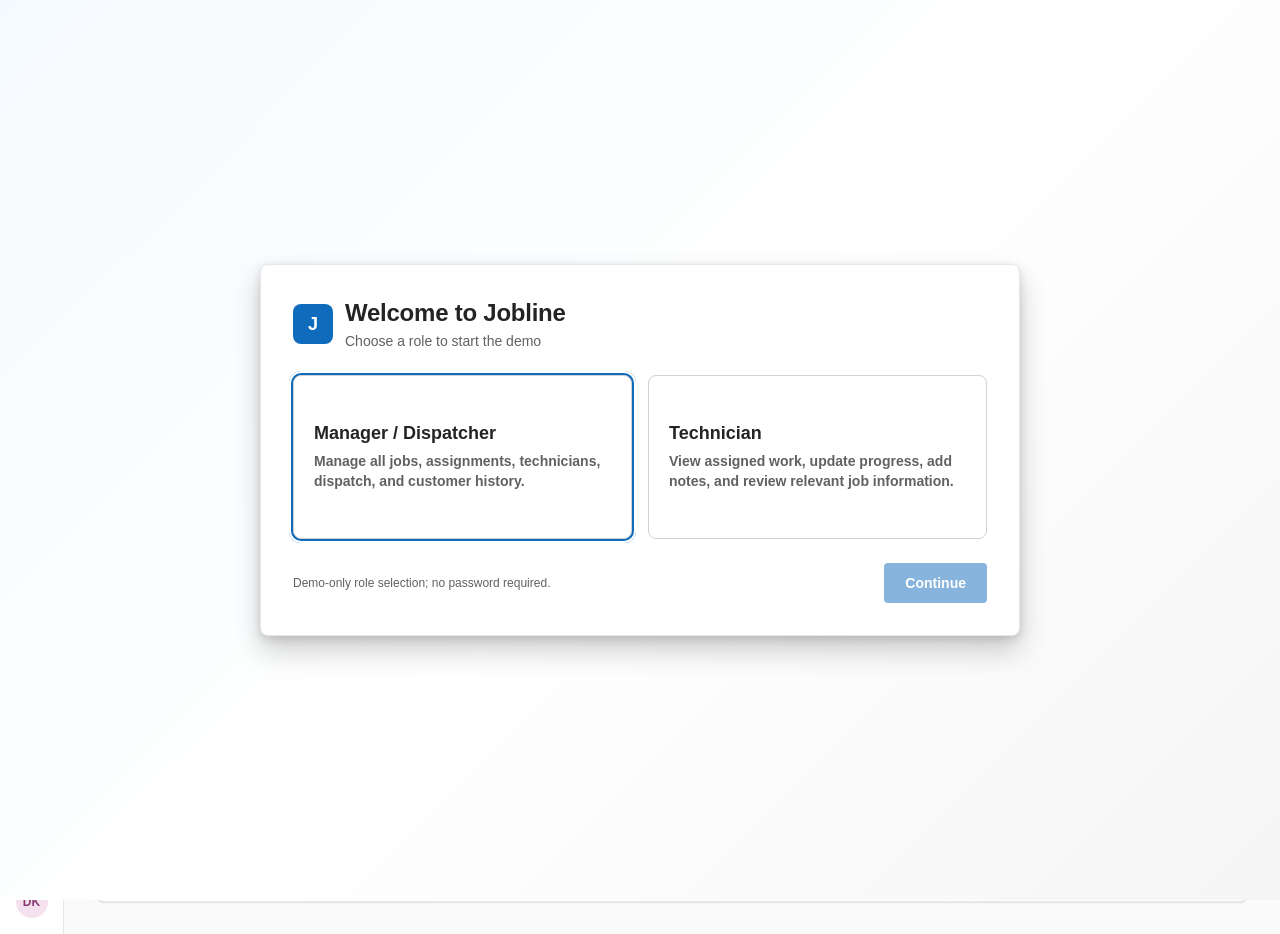
<file: previous-version/index.html>
<!doctype html>
<html>
<head>
<meta charset="utf-8">
<title>Jobline - Job Queue</title>
<link rel="stylesheet" href="fluent2-alignment.css">
<link rel="stylesheet" href="persona.css">
<link rel="stylesheet" href="ai-suggestions.css">
<link rel="stylesheet" href="operations-overview.css">
<link rel="stylesheet" href="accessibility.css">
<link rel="stylesheet" href="typography-consistency.css">
<style>
:root{
  --brand:#0F6CBD;--brand-hover:#115EA3;--brand-pressed:#0B4F8A;
  --brand-tint-10:#F5FAFE;--brand-tint-20:#DEECF9;--brand-tint-30:#C7E0F4;
  --nbg1:#FFFFFF;--nbg2:#FAFAFA;--nbg3:#F5F5F5;--nbg-hover:#F0F0F0;
  --stroke1:#D1D1D1;--stroke2:#E8E8E8;
  --fg1:#242424;--fg2:#424242;--fg3:#616161;--fg-disabled:#BDBDBD;
  --danger-bg:#FDE7E9;--danger-fg:#C4314B;
  --warning-bg:#FFF4CE;--warning-fg:#9D5D00;
  --success-bg:#DFF6DD;--success-fg:#0E7C3F;
  --neutral-bg:#F0F0F0;--neutral-fg:#424242;
  --teal-bg:#D6F5E8;--teal-fg:#0B6A4A;--plum-bg:#F5E1EE;--plum-fg:#8B3A73;
  --shadow4:0 0.3px 0.9px rgba(0,0,0,.11),0 1.6px 3.6px rgba(0,0,0,.13);
  --font:"Segoe UI","Segoe UI Web",-apple-system,BlinkMacSystemFont,"Helvetica Neue",Arial,sans-serif;
}
*{box-sizing:border-box;}
.demo-hidden{display:none !important;}
body{margin:0;font-family:var(--font);color:var(--fg1);background:var(--nbg2);-webkit-font-smoothing:antialiased;}
a{color:var(--brand);text-decoration:none;}
a:hover{color:var(--brand-hover);}
button{font-family:var(--font);cursor:pointer;}
input{font-family:var(--font);}
::placeholder{color:var(--fg-disabled);}
.rail-btn{width:40px;height:40px;border-radius:8px;border:none;background:transparent;color:var(--fg3);display:flex;align-items:center;justify-content:center;cursor:pointer;}
.rail-btn.active{background:var(--brand-tint-20);color:var(--brand);}
.chip{display:inline-flex;align-items:center;height:32px;padding:0 14px;border-radius:999px;border:none;background:transparent;color:var(--fg2);font-size:14px;font-weight:500;}
.chip.active{background:var(--brand-tint-20);color:var(--brand);font-weight:600;}
.ghost-btn{display:inline-flex;align-items:center;gap:6px;height:32px;padding:0 12px;border-radius:4px;border:none;background:transparent;color:var(--fg2);font-size:13px;font-weight:600;cursor:pointer;}
.ghost-btn:hover{background:var(--nbg-hover);}
.icon-btn{width:32px;height:32px;border-radius:999px;border:1px solid var(--stroke1);background:var(--nbg1);color:var(--fg2);display:flex;align-items:center;justify-content:center;cursor:pointer;}
.badge{display:inline-flex;align-items:center;padding:3px 10px;border-radius:999px;font-size:12px;font-weight:600;line-height:16px;white-space:nowrap;}
.jq-row{position:relative;display:grid;grid-template-columns:32px 150px minmax(190px,1fr) 116px 118px 104px 156px 72px 56px 78px;gap:10px;align-items:center;padding:0 16px;height:52px;border-bottom:1px solid var(--stroke2);}
.jq-row:hover{background:var(--nbg2);}
.row-link{position:absolute;inset:0;}
.jq-head{display:grid;grid-template-columns:32px 150px minmax(190px,1fr) 116px 118px 104px 156px 72px 56px 78px;gap:10px;padding:0 16px;height:40px;align-items:center;border-bottom:1px solid var(--stroke2);}
.th{font-size:11px;font-weight:700;letter-spacing:.04em;text-transform:uppercase;color:var(--fg3);}
.avatar{border-radius:50%;display:flex;align-items:center;justify-content:center;font-weight:700;flex-shrink:0;}
.bulk-check{width:16px;height:16px;accent-color:var(--brand);position:relative;z-index:2;cursor:pointer;}
.jq-row.bulk-selected{background:var(--brand-tint-10);box-shadow:inset 3px 0 var(--brand);}
.bulk-scrim{position:fixed;inset:0;background:rgba(0,0,0,.28);z-index:20;display:none;}
.bulk-scrim.open{display:block;}
.bulk-panel{position:fixed;top:0;right:0;width:min(440px,100%);height:100dvh;background:var(--nbg1);z-index:21;box-shadow:-8px 0 28px rgba(0,0,0,.18);transform:translateX(105%);transition:transform .2s ease;display:flex;flex-direction:column;}
.bulk-panel.open{transform:translateX(0);}
.bulk-panel-head{padding:24px;border-bottom:1px solid var(--stroke2);display:flex;align-items:flex-start;justify-content:space-between;gap:16px;}
.bulk-panel-body{padding:24px;display:flex;flex-direction:column;gap:20px;overflow-y:auto;flex:1;}
.bulk-panel-foot{padding:16px 24px;border-top:1px solid var(--stroke2);display:flex;justify-content:flex-end;gap:8px;}
.bulk-field{display:flex;flex-direction:column;gap:7px;font-size:13px;font-weight:600;color:var(--fg2);}
.bulk-field select,.bulk-field input{height:38px;border:1px solid var(--stroke1);border-radius:6px;background:var(--nbg1);color:var(--fg1);padding:0 10px;font:inherit;}
.bulk-summary{padding:14px;border-radius:8px;background:var(--brand-tint-10);color:var(--fg2);font-size:13px;}
.bulk-assignment-list{display:flex;flex-direction:column;gap:10px;}
.bulk-assignment-row{display:grid;grid-template-columns:minmax(0,1fr) minmax(150px,190px);gap:12px;align-items:center;padding:12px 0;border-bottom:1px solid var(--stroke2);}
.bulk-assignment-row:last-child{border-bottom:0;}
.bulk-customer-name{font-size:13px;font-weight:600;color:var(--fg1);}
.bulk-customer-stage{font-size:11px;color:var(--fg3);margin-top:3px;}
@media (max-width:480px){.bulk-assignment-row{grid-template-columns:1fr;gap:7px;}}
.primary-btn{display:inline-flex;align-items:center;justify-content:center;height:36px;padding:0 16px;border-radius:4px;border:none;background:var(--brand);color:#fff;font-size:14px;font-weight:600;}
.primary-btn:hover{background:var(--brand-hover);}
.primary-btn:disabled{background:var(--fg-disabled);cursor:not-allowed;}
.bulk-toast{position:fixed;right:24px;bottom:24px;z-index:30;background:var(--fg1);color:#fff;border-radius:8px;padding:12px 16px;box-shadow:var(--shadow4);font-size:13px;display:none;align-items:center;gap:10px;}
.bulk-toast.show{display:flex;}
.search-input{width:100%;border:0;outline:0;background:transparent;color:var(--fg1);font-size:14px;}
.sort-btn{display:inline-flex;align-items:center;gap:4px;border:0;background:transparent;padding:0;color:inherit;font:inherit;text-transform:inherit;letter-spacing:inherit;cursor:pointer;}
.sort-btn::after{content:'↕';font-size:10px;color:var(--fg-disabled);}
.sort-btn.active::after{content:attr(data-arrow);color:var(--brand);}
.inline-editable{position:relative;z-index:2;cursor:pointer;border-radius:4px;padding:4px;min-width:0;}
.inline-editable:hover{background:var(--brand-tint-10);box-shadow:inset 0 0 0 1px var(--brand-tint-30);}
.inline-control{width:100%;height:30px;border:1px solid var(--brand);border-radius:4px;background:var(--nbg1);color:var(--fg1);padding:0 7px;font-size:12px;}
.new-job-scrim{position:fixed;inset:0;background:rgba(0,0,0,.38);z-index:40;display:none;padding:24px;align-items:center;justify-content:center;}
.new-job-scrim.open{display:flex;}
.new-job-modal{width:min(820px,100%);height:min(88dvh,900px);background:var(--nbg1);border-radius:12px;box-shadow:0 24px 70px rgba(0,0,0,.25);overflow:hidden;display:flex;flex-direction:column;}
.new-job-modal-head{height:52px;padding:0 16px 0 20px;border-bottom:1px solid var(--stroke2);display:flex;align-items:center;justify-content:space-between;flex-shrink:0;}
.new-job-frame{width:100%;height:100%;border:0;background:var(--nbg2);}
@media (max-width:1180px){
  main{padding:20px !important;}
  .toolbar-left span.lbl{display:none;}
  .jq-table-wrap{overflow-x:auto;}
  .jq-row,.jq-head{width:1180px;}
  .top-search{width:200px !important;}
}
@media (max-width:760px){
  .rail{width:56px !important;}
  .filters{flex-wrap:wrap;height:auto !important;}
  .new-job-scrim{padding:0;}
  .new-job-modal{width:100%;height:100dvh;border-radius:0;}
}
</style>
</head>
<body>
<div style="display:flex;width:100%;min-height:100dvh;background:var(--nbg2);">
  <nav class="rail" style="width:64px;flex-shrink:0;background:#FFFFFF;border-right:1px solid var(--stroke2);display:flex;flex-direction:column;align-items:center;padding:16px 0;">
    <a href="index.html" style="width:32px;height:32px;border-radius:8px;background:var(--brand);display:flex;align-items:center;justify-content:center;color:#fff;font-weight:700;font-size:15px;">J</a>
    <div style="display:flex;flex-direction:column;gap:8px;margin-top:32px;">
      <a class="rail-btn active" href="index.html" title="Job Queue">
        <svg width="20" height="20" viewBox="0 0 20 20" fill="none"><rect x="3" y="4" width="3" height="3" rx="0.5" fill="currentColor"/><path d="M9 5.5H17" stroke="currentColor" stroke-width="1.5" stroke-linecap="round"/><rect x="3" y="8.5" width="3" height="3" rx="0.5" fill="currentColor"/><path d="M9 10H17" stroke="currentColor" stroke-width="1.5" stroke-linecap="round"/><rect x="3" y="13" width="3" height="3" rx="0.5" fill="currentColor"/><path d="M9 14.5H17" stroke="currentColor" stroke-width="1.5" stroke-linecap="round"/></svg>
      </a>
      <a class="rail-btn" href="dispatch-board.html" title="Dispatch Board">
        <svg width="20" height="20" viewBox="0 0 20 20" fill="none"><rect x="3" y="3" width="6" height="14" rx="1.5" stroke="currentColor" stroke-width="1.5"/><rect x="11" y="3" width="6" height="8" rx="1.5" stroke="currentColor" stroke-width="1.5"/></svg>
      </a>
      <a class="rail-btn" href="customers-list.html" title="Customers">
        <svg width="20" height="20" viewBox="0 0 20 20" fill="none"><circle cx="7.5" cy="7" r="2.5" stroke="currentColor" stroke-width="1.5"/><path d="M2.5 16c0-2.5 2.2-4 5-4s5 1.5 5 4" stroke="currentColor" stroke-width="1.5" stroke-linecap="round"/><circle cx="14.5" cy="6.5" r="2" stroke="currentColor" stroke-width="1.4"/><path d="M12.8 9.2c1.9-.3 4.7.6 4.7 3.3" stroke="currentColor" stroke-width="1.4" stroke-linecap="round"/></svg>
      </a>
    </div>
    <div style="margin-top:auto;display:flex;flex-direction:column;align-items:center;gap:12px;">
      <button class="rail-btn demo-hidden" style="width:36px;height:36px;" title="Settings" aria-hidden="true">
        <svg width="18" height="18" viewBox="0 0 20 20" fill="none"><circle cx="10" cy="10" r="2.5" stroke="currentColor" stroke-width="1.4"/><path d="M10 2.5v2M10 15.5v2M17.5 10h-2M4.5 10h-2M15.4 4.6l-1.4 1.4M6 12.6l-1.4 1.4M15.4 15.4l-1.4-1.4M6 7.4L4.6 6" stroke="currentColor" stroke-width="1.3" stroke-linecap="round"/></svg>
      </button>
      <div class="avatar" style="width:32px;height:32px;background:var(--plum-bg);color:var(--plum-fg);font-size:12px;">DK</div>
    </div>
  </nav>
  <main style="flex:1;min-width:0;padding:32px;display:flex;flex-direction:column;gap:16px;">
    <div style="display:flex;align-items:flex-start;justify-content:space-between;gap:24px;">
      <div>
        <h1 style="margin:0;font-size:24px;font-weight:600;color:var(--fg1);">Job Queue</h1>
        <p style="margin:4px 0 0;font-size:14px;color:var(--fg3);">9 open jobs across 3 technicians</p>
      </div>
      <div class="top-search" style="width:280px;height:36px;border:1px solid var(--stroke1);border-radius:8px;background:var(--nbg1);display:flex;align-items:center;gap:8px;padding:0 12px;color:var(--fg3);flex-shrink:0;">
        <svg width="16" height="16" viewBox="0 0 20 20" fill="none"><circle cx="9" cy="9" r="6" stroke="currentColor" stroke-width="1.5"/><path d="M17 17L13.5 13.5" stroke="currentColor" stroke-width="1.5" stroke-linecap="round"/></svg>
        <input class="search-input" id="jobSearch" type="search" placeholder="Search jobs, customers..." aria-label="Search jobs and customers">
      </div>
    </div>

    <div class="queue-command-row">
    <div class="filters" style="display:flex;align-items:center;gap:4px;height:32px;">
      <button class="chip active" data-filter="All">All</button>
      <button class="chip" data-filter="Unassigned">Unassigned</button>
      <button class="chip" data-filter="Scheduled">Scheduled</button>
      <button class="chip" data-filter="In Progress">In Progress</button>
      <button class="chip" data-filter="Blocked">Blocked</button>
      <button class="chip" data-filter="Done">Done</button>
    </div>

    <div class="queue-primary-actions" style="display:flex;align-items:center;justify-content:space-between;">
      <div class="toolbar-left" style="display:flex;align-items:center;gap:4px;">
        <button class="ghost-btn" id="bulkAssignButton" type="button">
          <svg width="16" height="16" viewBox="0 0 20 20" fill="none"><path d="M4 6h8M4 10h8M4 14h5" stroke="currentColor" stroke-width="1.5" stroke-linecap="round"/><path d="M13 13l1.5 1.5L17 11" stroke="currentColor" stroke-width="1.5" stroke-linecap="round" stroke-linejoin="round"/></svg>
          <span class="lbl">Bulk Assign</span>
        </button>
        <button class="ghost-btn demo-hidden" aria-hidden="true">
          <svg width="16" height="16" viewBox="0 0 20 20" fill="none"><path d="M10 13V4m0 0L6.5 7.5M10 4l3.5 3.5M4 14v2a1 1 0 001 1h10a1 1 0 001-1v-2" stroke="currentColor" stroke-width="1.5" stroke-linecap="round" stroke-linejoin="round"/></svg>
          <span class="lbl">Export</span>
        </button>
        <div style="width:1px;height:24px;background:var(--stroke1);margin:0 12px;"></div>
      </div>
      <button id="openNewJobModal" type="button" style="display:inline-flex;align-items:center;gap:6px;height:36px;padding:0 16px;border-radius:4px;border:none;background:var(--brand);color:#fff;font-size:14px;font-weight:600;cursor:pointer;">
        <svg width="16" height="16" viewBox="0 0 20 20" fill="none"><path d="M10 4V16M4 10H16" stroke="currentColor" stroke-width="1.75" stroke-linecap="round"/></svg>
        New Job
      </button>
    </div>
    </div>

    <div class="jq-table-wrap" style="background:var(--nbg1);border:1px solid var(--stroke2);border-radius:8px;overflow:hidden;">
      <div class="jq-head">
        <span class="th">&nbsp;</span>
        <span class="th">Customer</span>
        <span class="th">Description</span>
        <span class="th">Type</span>
        <span class="th">Created</span>
        <span class="th">Stage</span>
        <span class="th">Dispatch / Tech</span>
        <span class="th" style="text-align:right;">Fee</span>
        <span class="th" style="text-align:right;">Days</span>
        <span class="th">Promised</span>
      </div>

      <div class="jq-row">
        <a class="row-link" href="job-detail-drawer.html" aria-label="Open Alvarez Family job detail"></a>
        <span style="width:8px;height:8px;border-radius:50%;background:#C4314B;display:inline-block;"></span>
        <span style="font-size:14px;font-weight:600;color:var(--fg1);">Alvarez Family</span>
        <span style="font-size:13px;color:var(--fg2);white-space:nowrap;overflow:hidden;text-overflow:ellipsis;">AC unit not cooling, urgent</span>
        <span style="font-size:13px;color:var(--fg3);">New Job</span>
        <span class="badge" style="background:var(--warning-bg);color:var(--warning-fg);">In Progress</span>
        <div style="display:flex;align-items:center;gap:8px;">
          <div class="avatar" style="width:22px;height:22px;font-size:10px;background:var(--brand-tint-20);color:var(--brand);">MR</div>
          <span style="font-size:13px;color:var(--fg2);">Marcus Reyes</span>
        </div>
        <span style="font-size:13px;font-weight:600;text-align:right;">$340</span>
        <span style="font-size:13px;color:var(--fg2);text-align:right;">1d</span>
        <span style="font-size:13px;color:var(--fg2);">Sep 3</span>
      </div>

      <div class="jq-row">
        <a class="row-link" href="job-detail-drawer.html" aria-label="Open Meadowbrook HOA job detail"></a>
        <span style="width:8px;height:8px;border-radius:50%;background:#FFB900;display:inline-block;"></span>
        <span style="font-size:14px;font-weight:600;color:var(--fg1);">Meadowbrook HOA</span>
        <span style="font-size:13px;color:var(--fg2);white-space:nowrap;overflow:hidden;text-overflow:ellipsis;">Quarterly irrigation inspection</span>
        <span style="font-size:13px;color:var(--fg3);">Recurring Visit</span>
        <span class="badge" style="background:var(--brand-tint-20);color:var(--brand);">Scheduled</span>
        <div style="display:flex;align-items:center;gap:8px;">
          <div class="avatar" style="width:22px;height:22px;font-size:10px;background:var(--teal-bg);color:var(--teal-fg);">DK</div>
          <span style="font-size:13px;color:var(--fg2);">Dana Kim</span>
        </div>
        <span style="font-size:13px;font-weight:600;text-align:right;">$180</span>
        <span style="font-size:13px;color:var(--fg2);text-align:right;">2d</span>
        <span style="font-size:13px;color:var(--fg2);">Sep 2</span>
      </div>

      <div class="jq-row">
        <a class="row-link" href="job-detail-drawer.html" aria-label="Open Chen Residence job detail"></a>
        <span style="width:8px;height:8px;border-radius:50%;background:#C4314B;display:inline-block;"></span>
        <span style="font-size:14px;font-weight:600;color:var(--fg1);">Chen Residence</span>
        <span style="font-size:13px;color:var(--fg2);white-space:nowrap;overflow:hidden;text-overflow:ellipsis;">Water heater leak in garage</span>
        <span style="font-size:13px;color:var(--fg3);">New Job</span>
        <span class="badge" style="background:var(--danger-bg);color:var(--danger-fg);">Blocked</span>
        <div style="display:flex;align-items:center;gap:8px;">
          <div style="width:22px;height:22px;border-radius:50%;border:1.5px dashed var(--stroke1);flex-shrink:0;"></div>
          <span style="font-size:13px;color:var(--danger-fg);font-weight:600;">Unassigned</span>
        </div>
        <span style="font-size:13px;font-weight:600;text-align:right;">$410</span>
        <span style="font-size:13px;color:var(--danger-fg);font-weight:600;text-align:right;">6d</span>
        <span style="font-size:13px;color:var(--fg2);">Sep 1</span>
      </div>

      <div class="jq-row">
        <a class="row-link" href="job-detail-drawer.html" aria-label="Open Rosalind Kerr job detail"></a>
        <span style="width:8px;height:8px;border-radius:50%;background:#616161;display:inline-block;"></span>
        <span style="font-size:14px;font-weight:600;color:var(--fg1);">Rosalind Kerr</span>
        <span style="font-size:13px;color:var(--fg2);white-space:nowrap;overflow:hidden;text-overflow:ellipsis;">Add second thermostat zone</span>
        <span style="font-size:13px;color:var(--fg3);">Change Request</span>
        <span class="badge" style="background:var(--brand-tint-20);color:var(--brand);">New</span>
        <div style="display:flex;align-items:center;gap:8px;">
          <div style="width:22px;height:22px;border-radius:50%;border:1.5px dashed var(--stroke1);flex-shrink:0;"></div>
          <span style="font-size:13px;color:var(--danger-fg);font-weight:600;">Unassigned</span>
        </div>
        <span style="font-size:13px;font-weight:600;text-align:right;">$95</span>
        <span style="font-size:13px;color:var(--fg2);text-align:right;">0d</span>
        <span style="font-size:13px;color:var(--fg-disabled);">TBD</span>
      </div>

      <div class="jq-row">
        <a class="row-link" href="job-detail-drawer.html" aria-label="Open Okafor and Sons Bakery job detail"></a>
        <span style="width:8px;height:8px;border-radius:50%;background:#FFB900;display:inline-block;"></span>
        <span style="font-size:14px;font-weight:600;color:var(--fg1);">Okafor &amp; Sons Bakery</span>
        <span style="font-size:13px;color:var(--fg2);white-space:nowrap;overflow:hidden;text-overflow:ellipsis;">Monthly HVAC filter service</span>
        <span style="font-size:13px;color:var(--fg3);">Recurring Visit</span>
        <span class="badge" style="background:var(--brand-tint-20);color:var(--brand);">Scheduled</span>
        <div style="display:flex;align-items:center;gap:8px;">
          <div class="avatar" style="width:22px;height:22px;font-size:10px;background:var(--plum-bg);color:var(--plum-fg);">SP</div>
          <span style="font-size:13px;color:var(--fg2);">Sana Patel</span>
        </div>
        <span style="font-size:13px;font-weight:600;text-align:right;">$120</span>
        <span style="font-size:13px;color:var(--fg2);text-align:right;">3d</span>
        <span style="font-size:13px;color:var(--fg2);">Sep 3</span>
      </div>

      <div class="jq-row">
        <a class="row-link" href="job-detail-drawer.html" aria-label="Open Tobias Lindqvist job detail"></a>
        <span style="width:8px;height:8px;border-radius:50%;background:#616161;display:inline-block;"></span>
        <span style="font-size:14px;font-weight:600;color:var(--fg1);">Tobias Lindqvist</span>
        <span style="font-size:13px;color:var(--fg2);white-space:nowrap;overflow:hidden;text-overflow:ellipsis;">Cancel fall gutter cleaning</span>
        <span style="font-size:13px;color:var(--fg3);">Cancellation</span>
        <span class="badge" style="background:var(--success-bg);color:var(--success-fg);">Done</span>
        <div style="display:flex;align-items:center;gap:8px;">
          <div class="avatar" style="width:22px;height:22px;font-size:10px;background:var(--brand-tint-20);color:var(--brand);">MR</div>
          <span style="font-size:13px;color:var(--fg2);">Marcus Reyes</span>
        </div>
        <span style="font-size:13px;font-weight:600;text-align:right;">$0</span>
        <span style="font-size:13px;color:var(--fg2);text-align:right;">5d</span>
        <span style="font-size:13px;color:var(--fg2);">Aug 28</span>
      </div>

      <div class="jq-row">
        <a class="row-link" href="job-detail-drawer.html" aria-label="Open Dana Whitfield job detail"></a>
        <span style="width:8px;height:8px;border-radius:50%;background:#C4314B;display:inline-block;"></span>
        <span style="font-size:14px;font-weight:600;color:var(--fg1);">Dana Whitfield</span>
        <span style="font-size:13px;color:var(--fg2);white-space:nowrap;overflow:hidden;text-overflow:ellipsis;">Furnace won't ignite</span>
        <span style="font-size:13px;color:var(--fg3);">New Job</span>
        <span class="badge" style="background:var(--warning-bg);color:var(--warning-fg);">In Progress</span>
        <div style="display:flex;align-items:center;gap:8px;">
          <div class="avatar" style="width:22px;height:22px;font-size:10px;background:var(--teal-bg);color:var(--teal-fg);">DK</div>
          <span style="font-size:13px;color:var(--fg2);">Dana Kim</span>
        </div>
        <span style="font-size:13px;font-weight:600;text-align:right;">$275</span>
        <span style="font-size:13px;color:var(--fg2);text-align:right;">1d</span>
        <span style="font-size:13px;color:var(--fg2);">Sep 3</span>
      </div>

      <div class="jq-row">
        <a class="row-link" href="job-detail-drawer.html" aria-label="Open Priya Natarajan job detail"></a>
        <span style="width:8px;height:8px;border-radius:50%;background:#FFB900;display:inline-block;"></span>
        <span style="font-size:14px;font-weight:600;color:var(--fg1);">Priya Natarajan</span>
        <span style="font-size:13px;color:var(--fg2);white-space:nowrap;overflow:hidden;text-overflow:ellipsis;">Replace kitchen faucet</span>
        <span style="font-size:13px;color:var(--fg3);">New Job</span>
        <span class="badge" style="background:var(--success-bg);color:var(--success-fg);">Done</span>
        <div style="display:flex;align-items:center;gap:8px;">
          <div class="avatar" style="width:22px;height:22px;font-size:10px;background:var(--plum-bg);color:var(--plum-fg);">SP</div>
          <span style="font-size:13px;color:var(--fg2);">Sana Patel</span>
        </div>
        <span style="font-size:13px;font-weight:600;text-align:right;">$210</span>
        <span style="font-size:13px;color:var(--fg2);text-align:right;">4d</span>
        <span style="font-size:13px;color:var(--fg2);">Aug 27</span>
      </div>

      <div class="jq-row" style="border-bottom:none;">
        <a class="row-link" href="job-detail-drawer.html" aria-label="Open Marcus Webb job detail"></a>
        <span style="width:8px;height:8px;border-radius:50%;background:#616161;display:inline-block;"></span>
        <span style="font-size:14px;font-weight:600;color:var(--fg1);">Marcus Webb</span>
        <span style="font-size:13px;color:var(--fg2);white-space:nowrap;overflow:hidden;text-overflow:ellipsis;">Reschedule sprinkler tune-up</span>
        <span style="font-size:13px;color:var(--fg3);">Change Request</span>
        <span class="badge" style="background:var(--brand-tint-20);color:var(--brand);">New</span>
        <div style="display:flex;align-items:center;gap:8px;">
          <div style="width:22px;height:22px;border-radius:50%;border:1.5px dashed var(--stroke1);flex-shrink:0;"></div>
          <span style="font-size:13px;color:var(--danger-fg);font-weight:600;">Unassigned</span>
        </div>
        <span style="font-size:13px;font-weight:600;text-align:right;">$150</span>
        <span style="font-size:13px;color:var(--fg2);text-align:right;">2d</span>
        <span style="font-size:13px;color:var(--fg2);">Sep 5</span>
      </div>
    </div>
  </main>
</div>

<div class="new-job-scrim" id="newJobScrim" role="dialog" aria-modal="true" aria-labelledby="newJobModalTitle">
  <div class="new-job-modal">
    <div class="new-job-modal-head"><strong id="newJobModalTitle">Create New Job</strong><button class="icon-btn" id="closeNewJobModal" type="button" aria-label="Close new job form"><svg aria-hidden="true" width="20" height="20" viewBox="0 0 20 20" fill="currentColor"><path d="M4.09 4.09a.75.75 0 0 1 1.06 0L10 8.94l4.85-4.85a.75.75 0 1 1 1.06 1.06L11.06 10l4.85 4.85a.75.75 0 1 1-1.06 1.06L10 11.06l-4.85 4.85a.75.75 0 1 1-1.06-1.06L8.94 10 4.09 5.15a.75.75 0 0 1 0-1.06Z"/></svg></button></div>
    <iframe class="new-job-frame" id="newJobFrame" title="New job form" data-src="new-job-form.html?modal=1&amp;v=2"></iframe>
  </div>
</div>

<div class="bulk-scrim" id="bulkScrim"></div>
<aside class="bulk-panel" id="bulkPanel" role="dialog" aria-modal="true" aria-hidden="true" aria-labelledby="bulkPanelTitle" aria-describedby="bulkPanelSubtitle">
  <div class="bulk-panel-head">
    <div>
      <h2 id="bulkPanelTitle" style="margin:0;font-size:20px;font-weight:600;">Bulk assign jobs</h2>
      <p id="bulkPanelSubtitle" style="margin:5px 0 0;font-size:13px;color:var(--fg3);">Select jobs from the queue first.</p>
    </div>
    <button class="icon-btn" id="bulkCloseButton" type="button" aria-label="Close bulk assignment"><svg aria-hidden="true" width="20" height="20" viewBox="0 0 20 20" fill="currentColor"><path d="M4.09 4.09a.75.75 0 0 1 1.06 0L10 8.94l4.85-4.85a.75.75 0 1 1 1.06 1.06L11.06 10l4.85 4.85a.75.75 0 1 1-1.06 1.06L10 11.06l-4.85 4.85a.75.75 0 1 1-1.06-1.06L8.94 10 4.09 5.15a.75.75 0 0 1 0-1.06Z"/></svg></button>
  </div>
  <div class="bulk-panel-body">
    <div class="bulk-summary"><strong id="bulkSelectedSummary">0 jobs selected</strong><br><span style="color:var(--fg3);">Choose a technician for each job. The date and time below are shared.</span></div>
    <div>
      <div style="font-size:13px;font-weight:600;color:var(--fg2);margin-bottom:6px;">Technician assignments</div>
      <div class="bulk-assignment-list" id="bulkAssignmentList"></div>
    </div>
    <label class="bulk-field">Schedule date
      <input id="bulkDate" type="date" value="2026-09-03">
    </label>
    <label class="bulk-field">Time window
      <select id="bulkTime">
        <option>Keep existing time</option>
        <option>8:00 AM – 12:00 PM</option>
        <option>12:00 PM – 4:00 PM</option>
        <option>Any time</option>
      </select>
    </label>
    <label style="display:flex;align-items:center;gap:8px;font-size:13px;color:var(--fg2);"><input type="checkbox" checked style="accent-color:var(--brand);"> Notify technician about these jobs</label>
    <p id="bulkError" style="display:none;margin:0;color:var(--danger-fg);font-size:13px;">Choose a technician to continue.</p>
  </div>
  <div class="bulk-panel-foot">
    <button class="ghost-btn" id="bulkCancelButton" type="button">Cancel</button>
    <button class="primary-btn" id="bulkConfirmButton" type="button" disabled>Assign selected jobs</button>
  </div>
</aside>
<div class="bulk-toast" id="bulkToast" role="status"><span style="font-size:18px;">&#10003;</span><span id="bulkToastText">Jobs assigned</span></div>

<script>
(() => {
  const createdJobsKey = 'jobline-created-jobs';
  function readCreatedJobs() {
    try { return JSON.parse(localStorage.getItem(createdJobsKey) || '[]'); } catch { return []; }
  }
  function escapeHtml(value) {
    return String(value ?? '').replace(/[&<>"']/g, char => ({'&':'&amp;','<':'&lt;','>':'&gt;','"':'&quot;',"'":'&#39;'}[char]));
  }
  const createdJobs = readCreatedJobs();
  const tableWrap = document.querySelector('.jq-table-wrap');
  const staticCreated = ['Sep 1, 8:10 AM','Aug 31, 2:20 PM','Aug 26, 11:05 AM','Sep 1, 9:30 AM','Aug 29, 1:15 PM','Aug 27, 4:40 PM','Sep 1, 7:50 AM','Aug 26, 3:05 PM','Aug 30, 10:25 AM'];
  const staticCreatedValues = ['2026-09-01T08:10','2026-08-31T14:20','2026-08-26T11:05','2026-09-01T09:30','2026-08-29T13:15','2026-08-27T16:40','2026-09-01T07:50','2026-08-26T15:05','2026-08-30T10:25'];
  [...tableWrap.querySelectorAll('.jq-row')].forEach((row, index) => {
    const createdCell = document.createElement('span');
    createdCell.style.cssText = 'font-size:12px;color:var(--fg2);';
    createdCell.textContent = staticCreated[index];
    createdCell.dataset.sortValue = staticCreatedValues[index];
    row.insertBefore(createdCell, row.children[5]);
  });
  const priorityColors = { High:'#C4314B', Medium:'#FFB900', Low:'#616161' };
  [...createdJobs].reverse().forEach(job => {
    const profile = { 'Marcus Reyes':['MR','var(--brand-tint-20)','var(--brand)'], 'Dana Kim':['DK','var(--teal-bg)','var(--teal-fg)'], 'Sana Patel':['SP','var(--plum-bg)','var(--plum-fg)'] }[job.technician];
    const tech = profile ? `<div class="avatar" style="width:22px;height:22px;font-size:10px;background:${profile[1]};color:${profile[2]};">${profile[0]}</div><span style="font-size:13px;color:var(--fg2);">${escapeHtml(job.technician)}</span>` : `<div style="width:22px;height:22px;border-radius:50%;border:1.5px dashed var(--stroke1);"></div><span style="font-size:13px;color:var(--danger-fg);font-weight:600;">Unassigned</span>`;
    const row = document.createElement('div');
    row.className = 'jq-row';
    row.dataset.jobKey = job.id;
    const createdLabel = new Date(job.createdAt).toLocaleString('en-US', { month:'short', day:'numeric', hour:'numeric', minute:'2-digit' });
    row.innerHTML = `<a class="row-link" href="job-detail-drawer.html?customer=${encodeURIComponent(job.customer)}&job=${encodeURIComponent(job.id)}" aria-label="Open ${escapeHtml(job.customer)} job detail"></a><span style="width:8px;height:8px;border-radius:50%;background:${priorityColors[job.priority] || priorityColors.Medium};display:inline-block;"></span><span style="font-size:14px;font-weight:600;color:var(--fg1);">${escapeHtml(job.customer)}</span><span style="font-size:13px;color:var(--fg2);white-space:nowrap;overflow:hidden;text-overflow:ellipsis;">${escapeHtml(job.description)}</span><span style="font-size:13px;color:var(--fg3);">${escapeHtml(job.type)}</span><span data-sort-value="${escapeHtml(job.createdAt)}" style="font-size:12px;color:var(--fg2);">${escapeHtml(createdLabel)}</span><span class="badge">${escapeHtml(job.stage)}</span><div style="display:flex;align-items:center;gap:8px;">${tech}</div><span style="font-size:13px;font-weight:600;text-align:right;">$${Number(job.fee || 0).toLocaleString()}</span><span style="font-size:13px;color:var(--fg2);text-align:right;">0d</span><span style="font-size:13px;color:var(--fg2);">${escapeHtml(job.promisedShort || 'TBD')}</span>`;
    tableWrap.insertBefore(row, tableWrap.children[1]);
  });
  const rows = [...document.querySelectorAll('.jq-row')];
  const queueSubtitle = document.querySelector('h1 + p');
  if (queueSubtitle) queueSubtitle.textContent = `${rows.length} jobs across 3 technicians`;
  const bulkButton = document.getElementById('bulkAssignButton');
  const panel = document.getElementById('bulkPanel');
  const scrim = document.getElementById('bulkScrim');
  const confirmButton = document.getElementById('bulkConfirmButton');
  const summary = document.getElementById('bulkSelectedSummary');
  const subtitle = document.getElementById('bulkPanelSubtitle');
  const error = document.getElementById('bulkError');
  const toast = document.getElementById('bulkToast');
  const storageKey = 'jobline-job-updates';

  function readUpdates() {
    try {
      const updates = JSON.parse(localStorage.getItem(storageKey) || '{}');
      Object.values(updates).forEach(update => { if (update.stage === 'New Lead' || update.stage === 'Unassigned') update.stage = 'New'; });
      return updates;
    }
    catch { return {}; }
  }

  function writeUpdates(updates) {
    try { localStorage.setItem(storageKey, JSON.stringify(updates)); }
    catch { /* The table still updates for this session. */ }
  }

  function technicianMarkup(name, initials, bg, color) {
    return `<div class="avatar" style="width:22px;height:22px;font-size:10px;background:${bg};color:${color};">${initials}</div><span style="font-size:13px;color:var(--fg2);">${name}</span>`;
  }

  const techProfiles = {
    'Marcus Reyes': { initials: 'MR', bg: 'var(--brand-tint-20)', color: 'var(--brand)' },
    'Dana Kim': { initials: 'DK', bg: 'var(--teal-bg)', color: 'var(--teal-fg)' },
    'Sana Patel': { initials: 'SP', bg: 'var(--plum-bg)', color: 'var(--plum-fg)' }
  };

  function unassignedMarkup() {
    return '<div style="width:22px;height:22px;border-radius:50%;border:1.5px dashed var(--stroke1);flex-shrink:0;"></div><span style="font-size:13px;color:var(--danger-fg);font-weight:600;">Unassigned</span>';
  }

  function renderStage(cell, stage) {
    const styles = {
      'Unassigned': ['var(--neutral-bg)', 'var(--neutral-fg)'],
      'New': ['var(--brand-tint-20)', 'var(--brand)'],
      'Scheduled': ['var(--brand-tint-20)', 'var(--brand)'],
      'In Progress': ['var(--warning-bg)', 'var(--warning-fg)'],
      'Blocked': ['var(--danger-bg)', 'var(--danger-fg)'],
      'Done': ['var(--success-bg)', 'var(--success-fg)']
    };
    const colors = styles[stage] || styles['Unassigned'];
    cell.innerHTML = `<span class="badge" style="background:${colors[0]};color:${colors[1]};">${stage}</span>`;
  }

  rows.forEach((row, index) => {
    const cells = [...row.children];
    const priority = cells[1];
    const techCell = cells[7];
    const stageCell = cells[6];
    const customer = cells[2]?.textContent.trim() || `Job ${index + 1}`;
    if (!priority || !techCell) return;
    row.dataset.customer = customer;
    row.dataset.jobKey = row.dataset.jobKey || customer;
    row.dataset.stage = stageCell?.textContent.trim() || '';
    renderStage(stageCell, row.dataset.stage);
    const rowLink = row.querySelector('.row-link');
    if (rowLink) rowLink.href = `job-detail-drawer.html?customer=${encodeURIComponent(customer)}${row.dataset.jobKey !== customer ? `&job=${encodeURIComponent(row.dataset.jobKey)}` : ''}`;
    techCell.dataset.techCell = 'true';
    cells[3].dataset.field = 'description';
    stageCell.dataset.field = 'stage';
    techCell.dataset.field = 'technician';
    cells[8].dataset.field = 'fee';
    [cells[3], stageCell, techCell, cells[8]].forEach(cell => cell.classList.add('inline-editable'));
    priority.dataset.priorityMarker = 'true';
    priority.style.display = 'none';
    const checkbox = document.createElement('input');
    checkbox.type = 'checkbox';
    checkbox.className = 'bulk-check';
    checkbox.setAttribute('aria-label', `Select ${customer}`);
    checkbox.addEventListener('change', () => {
      row.classList.toggle('bulk-selected', checkbox.checked);
      updateSelection();
    });
    priority.insertAdjacentElement('afterend', checkbox);
  });

  const headFirstCell = document.querySelector('.jq-head .th');
  if (headFirstCell) {
    const selectAll = document.createElement('input');
    selectAll.type = 'checkbox';
    selectAll.className = 'bulk-check';
    selectAll.setAttribute('aria-label', 'Select all jobs');
    selectAll.addEventListener('change', () => {
      rows.forEach(row => {
        const check = row.querySelector('.bulk-check');
        if (check) check.checked = selectAll.checked;
        row.classList.toggle('bulk-selected', selectAll.checked);
      });
      updateSelection();
    });
    headFirstCell.replaceChildren(selectAll);
  }

  const savedUpdates = readUpdates();
  let normalizedSavedUpdates = false;
  rows.forEach(row => {
    const saved = savedUpdates[row.dataset.jobKey];
    if (!saved) return;
    const effectiveStage = saved.stage || row.dataset.stage;
    if (saved.technician && saved.technician !== 'Unassigned' && (effectiveStage === 'Unassigned' || effectiveStage === 'New')) {
      saved.stage = 'Scheduled';
      normalizedSavedUpdates = true;
    }
    const techCell = row.querySelector('[data-tech-cell]');
    if (saved.technician && techCell) {
      const profile = techProfiles[saved.technician];
      techCell.innerHTML = profile ? technicianMarkup(saved.technician, profile.initials, profile.bg, profile.color) : unassignedMarkup();
    }
    const rowCells = [...row.children].filter(el => !el.classList.contains('bulk-check'));
    if (saved.description) rowCells[3].textContent = saved.description;
    if (saved.stage) {
      row.dataset.stage = saved.stage;
      renderStage(rowCells[6], saved.stage);
    }
    if (saved.fee != null) rowCells[8].textContent = `$${Number(saved.fee).toLocaleString()}`;
    if (saved.promisedShort) rowCells[10].textContent = saved.promisedShort;
    if (saved.priorityColor) row.querySelector('[data-priority-marker]').style.background = saved.priorityColor;
  });
  if (normalizedSavedUpdates) writeUpdates(savedUpdates);

  const selectedRows = () => rows.filter(row => row.querySelector('.bulk-check')?.checked);

  function renderAssignmentList() {
    const list = document.getElementById('bulkAssignmentList');
    list.replaceChildren();
    selectedRows().forEach(row => {
      const currentTechnician = row.querySelector('[data-tech-cell]').textContent.trim();
      const wrapper = document.createElement('div');
      wrapper.className = 'bulk-assignment-row';
      const details = document.createElement('div');
      details.innerHTML = `<div class="bulk-customer-name">${row.dataset.customer}</div><div class="bulk-customer-stage">${row.dataset.stage}</div>`;
      const select = document.createElement('select');
      select.className = 'inline-control job-tech-select';
      select.dataset.customer = row.dataset.customer;
      select.dataset.jobKey = row.dataset.jobKey;
      ['Choose technician', 'Marcus Reyes', 'Dana Kim', 'Sana Patel'].forEach((value, index) => {
        const option = new Option(value, index === 0 ? '' : value, false, value === currentTechnician);
        select.add(option);
      });
      select.addEventListener('change', () => { error.style.display = 'none'; });
      wrapper.append(details, select);
      list.appendChild(wrapper);
    });
  }

  let activeFilter = 'All';
  const searchInput = document.getElementById('jobSearch');

  function applyFilters() {
    const term = searchInput.value.trim().toLowerCase();
    rows.forEach(row => {
      const matchesSearch = !term || row.textContent.toLowerCase().includes(term);
      const matchesFilter = activeFilter === 'All' ||
        (activeFilter === 'Unassigned' ? row.querySelector('[data-tech-cell]').textContent.includes('Unassigned') : row.dataset.stage === activeFilter);
      row.style.display = matchesSearch && matchesFilter ? 'grid' : 'none';
    });
  }

  searchInput.addEventListener('input', applyFilters);
  document.querySelectorAll('[data-filter]').forEach(button => {
    button.addEventListener('click', () => {
      document.querySelectorAll('[data-filter]').forEach(chip => chip.classList.remove('active'));
      button.classList.add('active');
      activeFilter = button.dataset.filter;
      applyFilters();
    });
  });

  const sortCellMap = { 1: 2, 2: 3, 3: 4, 4: 5, 5: 6, 6: 7, 7: 8, 8: 9, 9: 10 };
  let sortState = { column: -1, direction: 1 };
  document.querySelectorAll('.jq-head .th').forEach((header, headerIndex) => {
    if (headerIndex === 0) return;
    const label = header.textContent.trim();
    const button = document.createElement('button');
    button.type = 'button';
    button.className = 'sort-btn';
    button.textContent = label;
    button.setAttribute('aria-label', `Sort by ${label}`);
    header.replaceChildren(button);
    button.addEventListener('click', () => {
      sortState.direction = sortState.column === headerIndex ? sortState.direction * -1 : 1;
      sortState.column = headerIndex;
      document.querySelectorAll('.sort-btn').forEach(item => item.classList.remove('active'));
      button.classList.add('active');
      button.dataset.arrow = sortState.direction === 1 ? '↑' : '↓';
      const cellIndex = sortCellMap[headerIndex];
      rows.sort((a, b) => {
        const aCells = [...a.children].filter(el => !el.classList.contains('bulk-check'));
        const bCells = [...b.children].filter(el => !el.classList.contains('bulk-check'));
        let av = (aCells[cellIndex].dataset.sortValue || aCells[cellIndex].textContent).trim().replace(/[$,]/g, '');
        let bv = (bCells[cellIndex].dataset.sortValue || bCells[cellIndex].textContent).trim().replace(/[$,]/g, '');
        if (headerIndex === 7 || headerIndex === 8) { av = parseFloat(av) || 0; bv = parseFloat(bv) || 0; }
        return (typeof av === 'number' ? av - bv : av.localeCompare(bv)) * sortState.direction;
      });
      const table = document.querySelector('.jq-table-wrap');
      rows.forEach(row => table.appendChild(row));
      applyFilters();
    });
  });

  function saveInlineValue(row, field, value) {
    const updates = readUpdates();
    updates[row.dataset.jobKey] = { ...(updates[row.dataset.jobKey] || {}), [field]: value };
    writeUpdates(updates);
  }

  function beginInlineEdit(cell, row) {
    if (cell.querySelector('.inline-control')) return;
    const field = cell.dataset.field;
    const current = cell.textContent.trim().replace(/^\$/, '').replace(/,/g, '');
    const control = field === 'stage' || field === 'technician' ? document.createElement('select') : document.createElement('input');
    control.className = 'inline-control';
    if (field === 'stage') {
      ['New', 'Scheduled', 'In Progress', 'Blocked', 'Done'].forEach(value => control.add(new Option(value, value, false, value === row.dataset.stage)));
    } else if (field === 'technician') {
      ['Unassigned', 'Marcus Reyes', 'Dana Kim', 'Sana Patel'].forEach(value => control.add(new Option(value, value, false, value === current)));
    } else {
      control.type = field === 'fee' ? 'number' : 'text';
      control.value = current;
      if (field === 'fee') control.min = '0';
    }
    const commit = () => {
      const value = control.value.trim();
      if (field === 'stage') {
        const techCell = row.querySelector('[data-tech-cell]');
        const isTechnicianUnassigned = techCell.textContent.includes('Unassigned');
        if (value === 'Scheduled' && isTechnicianUnassigned) {
          renderStage(cell, row.dataset.stage);
          document.getElementById('bulkToastText').textContent = 'Assign a technician before changing the stage to Scheduled.';
          toast.classList.add('show');
          window.setTimeout(() => toast.classList.remove('show'), 3200);
          return;
        }
        row.dataset.stage = value;
        renderStage(cell, value);
        if (value === 'New') {
          techCell.innerHTML = unassignedMarkup();
          saveInlineValue(row, 'technician', 'Unassigned');
        }
      } else if (field === 'technician') {
        const profile = techProfiles[value];
        cell.innerHTML = profile ? technicianMarkup(value, profile.initials, profile.bg, profile.color) : unassignedMarkup();
        if (value === 'Unassigned' && row.dataset.stage === 'Scheduled') {
          row.dataset.stage = 'New';
          const stageCell = row.querySelector('[data-field="stage"]');
          renderStage(stageCell, 'New');
          saveInlineValue(row, 'stage', 'New');
        } else if (value !== 'Unassigned' && (row.dataset.stage === 'Unassigned' || row.dataset.stage === 'New')) {
          row.dataset.stage = 'Scheduled';
          const stageCell = row.querySelector('[data-field="stage"]');
          renderStage(stageCell, 'Scheduled');
          saveInlineValue(row, 'stage', 'Scheduled');
        }
      } else if (field === 'fee') {
        cell.textContent = `$${Number(value || 0).toLocaleString()}`;
      } else cell.textContent = value;
      saveInlineValue(row, field, field === 'fee' ? Number(value || 0) : value);
      applyFilters();
      row.dispatchEvent(new Event('change', { bubbles:true }));
    };
    cell.replaceChildren(control);
    control.focus();
    if (control.tagName === 'SELECT') control.addEventListener('change', commit, { once: true });
    else {
      control.addEventListener('blur', commit, { once: true });
      control.addEventListener('keydown', event => { if (event.key === 'Enter') control.blur(); if (event.key === 'Escape') location.reload(); });
    }
  }

  document.querySelectorAll('[data-field]').forEach(cell => cell.addEventListener('click', event => {
    event.preventDefault();
    event.stopPropagation();
    beginInlineEdit(cell, cell.closest('.jq-row'));
  }));

  const newJobScrim = document.getElementById('newJobScrim');
  document.getElementById('openNewJobModal').addEventListener('click', () => {
    const frame = document.getElementById('newJobFrame');
    if (frame.getAttribute('src') !== frame.dataset.src) frame.setAttribute('src', frame.dataset.src);
    newJobScrim.classList.add('open');
  });
  function closeNewJobModal() { newJobScrim.classList.remove('open'); }
  document.getElementById('closeNewJobModal').addEventListener('click', closeNewJobModal);
  newJobScrim.addEventListener('click', event => { if (event.target === newJobScrim) closeNewJobModal(); });
  document.addEventListener('keydown', event => { if (event.key === 'Escape' && newJobScrim.classList.contains('open')) closeNewJobModal(); });
  window.addEventListener('message', event => {
    if (event.data === 'jobline-close-new-job' || event.data?.type === 'jobline-create-job') {
      closeNewJobModal();
      if (event.data?.type === 'jobline-create-job') {
        const jobs = readCreatedJobs();
        jobs.unshift(event.data.job);
        localStorage.setItem(createdJobsKey, JSON.stringify(jobs));
        let activity = [];
        try { activity = JSON.parse(localStorage.getItem('jobline-job-activity') || '[]'); } catch {}
        activity.unshift({ id:`activity-${Date.now()}`, jobKey:event.data.job.id, customer:event.data.job.customer, text:'Job created.', author:'System', createdAt:new Date().toISOString() });
        localStorage.setItem('jobline-job-activity', JSON.stringify(activity));
        if (event.data.job.aiAssisted) {
          const approvedAt = event.data.job.aiApprovedAt || new Date().toISOString();
          const auditId = `ai-audit-create-${Date.now()}`;
          let audit = [];
          try { audit = JSON.parse(localStorage.getItem('jobline-ai-audit') || '[]'); } catch {}
          audit.unshift({id:auditId,jobKey:event.data.job.id,customer:event.data.job.customer,kind:'create',action:'Create job from request',decision:'Approved',approvedBy:event.data.job.aiApprovedBy || 'Manager / Dispatcher',approvedAt,source:'Customer request parsed by simulated AI — human reviewed',before:null,after:{stage:event.data.job.stage,technician:event.data.job.technician,promisedDate:event.data.job.promised,promisedTime:event.data.job.time,description:event.data.job.description},changes:[{field:'Job record',before:'Not created',after:`${event.data.job.type} · ${event.data.job.stage}`}],review:event.data.job.aiReviewMeta});
          localStorage.setItem('jobline-ai-audit',JSON.stringify(audit.slice(0,100)));
          sessionStorage.setItem('jobline-ai-confirmation',JSON.stringify({title:'AI-assisted job approved',message:`${event.data.job.customer} was created after human review. The decision is recorded in AI activity.`,auditId,undoAllowed:false}));
        }
        sessionStorage.setItem('jobline-created-message', `New job created for ${event.data.job.customer}`);
        location.reload();
      }
    }
  });

  function updateSelection() {
    const count = selectedRows().length;
    summary.textContent = `${count} ${count === 1 ? 'job' : 'jobs'} selected`;
    subtitle.textContent = count ? 'Choose who should receive these jobs.' : 'Select jobs from the queue first.';
    confirmButton.disabled = count === 0;
    if (panel.classList.contains('open')) renderAssignmentList();
  }

  function clearSelection() {
    rows.forEach(row => {
      const checkbox = row.querySelector('.bulk-check');
      if (checkbox) checkbox.checked = false;
      row.classList.remove('bulk-selected');
    });
    const selectAll = document.querySelector('.jq-head .bulk-check');
    if (selectAll) selectAll.checked = false;
  }

  function finishBulkAssign() {
    clearSelection();
    closePanel();
    updateSelection();
  }

  function openPanel() {
    renderAssignmentList();
    panel.classList.add('open');
    scrim.classList.add('open');
    panel.setAttribute('aria-hidden', 'false');
  }

  function closePanel() {
    panel.classList.remove('open');
    scrim.classList.remove('open');
    panel.setAttribute('aria-hidden', 'true');
    error.style.display = 'none';
  }

  bulkButton.addEventListener('click', openPanel);
  document.getElementById('bulkCloseButton').addEventListener('click', closePanel);
  document.getElementById('bulkCancelButton').addEventListener('click', closePanel);
  scrim.addEventListener('click', closePanel);
  confirmButton.addEventListener('click', () => {
    const chosenRows = selectedRows();
    const inProgress = chosenRows.filter(row => row.dataset.stage === 'In Progress');
    if (inProgress.length) {
      error.textContent = `${inProgress.map(row => row.dataset.customer).join(', ')} ${inProgress.length === 1 ? 'is' : 'are'} already assigned and in progress. In-progress jobs cannot be reassigned.`;
      error.style.display = 'block';
      return;
    }
    const notEligible = chosenRows.filter(row => row.dataset.stage === 'Done');
    if (notEligible.length) {
      error.textContent = `${notEligible.map(row => row.dataset.customer).join(', ')} cannot be reassigned because completed jobs are locked.`;
      error.style.display = 'block';
      return;
    }
    const assignmentSelects = [...document.querySelectorAll('.job-tech-select')];
    const missing = assignmentSelects.filter(select => !select.value);
    if (missing.length) {
      error.textContent = `Choose a technician for ${missing.map(select => select.dataset.customer).join(', ')}.`;
      error.style.display = 'block';
      missing[0].focus();
      return;
    }
    const assignments = new Map(assignmentSelects.map(select => [select.dataset.jobKey, select.value]));
    const updates = readUpdates();
    chosenRows.forEach(row => {
      const techCell = row.querySelector('[data-tech-cell]');
      const technicianName = assignments.get(row.dataset.jobKey);
      const profile = techProfiles[technicianName];
      techCell.innerHTML = technicianMarkup(technicianName, profile.initials, profile.bg, profile.color);
      const shouldSchedule = row.dataset.stage === 'Unassigned' || row.dataset.stage === 'New';
      if (shouldSchedule) {
        row.dataset.stage = 'Scheduled';
        renderStage(row.querySelector('[data-field="stage"]'), 'Scheduled');
      }
      updates[row.dataset.jobKey] = { ...(updates[row.dataset.jobKey] || {}), technician: technicianName, ...profile, ...(shouldSchedule ? { stage:'Scheduled' } : {}) };
      row.dispatchEvent(new Event('change', { bubbles:true }));
    });
    writeUpdates(updates);
    document.getElementById('bulkToastText').textContent = `${chosenRows.length} ${chosenRows.length === 1 ? 'job' : 'jobs'} assigned successfully`;
    finishBulkAssign();
    toast.classList.add('show');
    window.setTimeout(() => toast.classList.remove('show'), 3200);
  });

  updateSelection();
  const createdMessage = sessionStorage.getItem('jobline-created-message');
  if (createdMessage) {
    sessionStorage.removeItem('jobline-created-message');
    document.getElementById('bulkToastText').textContent = createdMessage;
    toast.classList.add('show');
    window.setTimeout(() => toast.classList.remove('show'), 3200);
  }
})();
</script>
<script src="persona.js?v=8"></script>
<script src="ai-suggestions.js?v=12"></script>
<script src="operations-overview.js?v=2"></script>
<script src="accessibility.js?v=1"></script>
</body>
</html>
</file>
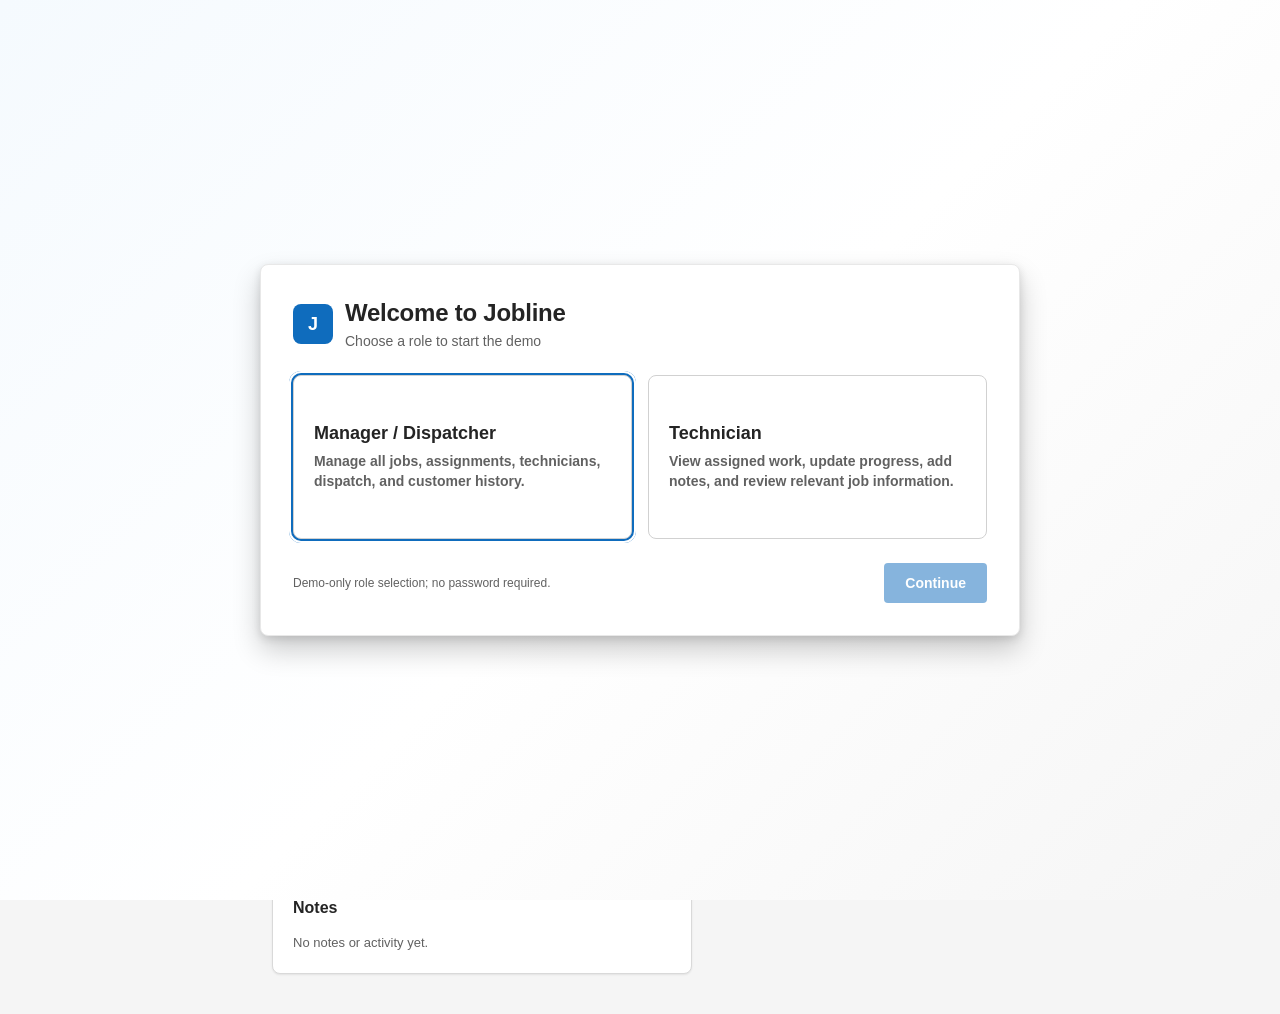
<file: customer-detail.html>
<!doctype html>
<html>
<head>
<meta charset="utf-8">
<title>Jobline - Customer Detail</title>
<link rel="stylesheet" href="fluent2-alignment.css">
<link rel="stylesheet" href="persona.css">
<link rel="stylesheet" href="accessibility.css">
<link rel="stylesheet" href="typography-consistency.css">
<link rel="stylesheet" href="app-shell.css?v=4">
<style>
:root{
  --brand:#0F6CBD;--brand-hover:#115EA3;
  --brand-tint-10:#F5FAFE;--brand-tint-20:#DEECF9;
  --nbg1:#FFFFFF;--nbg2:#FAFAFA;
  --stroke1:#D1D1D1;--stroke2:#E8E8E8;
  --fg1:#242424;--fg2:#424242;--fg3:#616161;--fg-disabled:#BDBDBD;
  --warning-bg:#FFF4CE;--warning-fg:#9D5D00;
  --success-bg:#DFF6DD;--success-fg:#0E7C3F;
  --teal-bg:#D6F5E8;--teal-fg:#0B6A4A;--plum-bg:#F5E1EE;--plum-fg:#8B3A73;
  --shadow4:0 0.3px 0.9px rgba(0,0,0,.11),0 1.6px 3.6px rgba(0,0,0,.13);
  --font:"Segoe UI","Segoe UI Web",-apple-system,BlinkMacSystemFont,"Helvetica Neue",Arial,sans-serif;
}
*{box-sizing:border-box;}
.demo-hidden{display:none !important;}
body{margin:0;font-family:var(--font);color:var(--fg1);background:var(--nbg2);-webkit-font-smoothing:antialiased;}
a{color:var(--brand);text-decoration:none;}
a:hover{color:var(--brand-hover);}
button{font-family:var(--font);cursor:pointer;}
.rail-btn{width:40px;height:40px;border-radius:8px;border:none;background:transparent;color:var(--fg3);display:flex;align-items:center;justify-content:center;cursor:pointer;}
.rail-btn.active{background:var(--brand-tint-20);color:var(--brand);}
.avatar{border-radius:50%;display:flex;align-items:center;justify-content:center;font-weight:700;flex-shrink:0;}
.badge{display:inline-flex;align-items:center;padding:3px 10px;border-radius:999px;font-size:12px;font-weight:600;line-height:16px;white-space:nowrap;}
.ghost-btn{display:inline-flex;align-items:center;gap:6px;height:36px;padding:0 14px;border-radius:4px;border:1px solid var(--stroke1);background:var(--nbg1);color:var(--fg2);font-size:14px;font-weight:600;cursor:pointer;}
.stat-card{background:#fff;border:1px solid var(--stroke2);border-radius:8px;padding:20px;box-shadow:var(--shadow4);text-align:center;}
.stat-big{font-size:28px;font-weight:700;color:var(--brand);}
.stat-lbl{font-size:12px;color:var(--fg3);margin-top:4px;}
.card{background:#fff;border:1px solid var(--stroke2);border-radius:8px;padding:20px;box-shadow:var(--shadow4);}
.card h3{margin:0 0 14px;font-size:14px;font-weight:700;color:var(--fg1);}
.row{display:flex;justify-content:space-between;gap:16px;padding:7px 0;}
.row .l{font-size:11px;color:var(--fg3);text-transform:uppercase;letter-spacing:.03em;flex-shrink:0;width:110px;}
.row .v{font-size:13px;color:var(--fg1);font-weight:500;text-align:right;}
.stats3{display:grid;grid-template-columns:repeat(3,1fr);gap:16px;}
.two-col{display:grid;grid-template-columns:420px 1fr;gap:24px;align-items:start;}
.jh-row{position:relative;display:grid;grid-template-columns:2fr 130px 120px 100px 90px;gap:12px;align-items:center;padding:10px 0;border-bottom:1px solid var(--stroke2);}
.jh-head{display:grid;grid-template-columns:2fr 130px 120px 100px 90px;gap:12px;padding-bottom:10px;border-bottom:1px solid var(--stroke2);}
.th{font-size:11px;font-weight:700;letter-spacing:.04em;text-transform:uppercase;color:var(--fg3);}
.row-link{position:absolute;inset:0;}
@media (max-width:1180px){ main{padding:20px !important;} .two-col{grid-template-columns:1fr;} }
@media (max-width:760px){ .rail{width:56px !important;} .stats3{grid-template-columns:1fr;} }
@media (max-width:760px){#jobHistoryCard{overflow-x:auto;}.jh-head,.jh-row{min-width:650px;}}
@media (max-width:620px){main>div:nth-child(2){align-items:flex-start!important;flex-direction:column;}main>div:nth-child(2)>div:first-child{align-items:flex-start!important;}.row{align-items:flex-start;flex-direction:column;gap:3px}.row .l{width:auto}.row .v{text-align:left}}
</style>
</head>
<body>
<div style="display:flex;width:100%;min-height:100dvh;background:var(--nbg2);">
  <nav class="rail" style="width:64px;flex-shrink:0;background:#FFFFFF;border-right:1px solid var(--stroke2);display:flex;flex-direction:column;align-items:center;padding:16px 0;">
    <a href="index.html" style="width:32px;height:32px;border-radius:8px;background:var(--brand);display:flex;align-items:center;justify-content:center;color:#fff;font-weight:700;font-size:15px;">J</a>
    <div style="display:flex;flex-direction:column;gap:8px;margin-top:32px;">
      <a class="rail-btn" href="index.html" title="Job Queue"><svg width="20" height="20" viewBox="0 0 20 20" fill="none"><rect x="3" y="4" width="3" height="3" rx="0.5" fill="currentColor"/><path d="M9 5.5H17" stroke="currentColor" stroke-width="1.5" stroke-linecap="round"/><rect x="3" y="8.5" width="3" height="3" rx="0.5" fill="currentColor"/><path d="M9 10H17" stroke="currentColor" stroke-width="1.5" stroke-linecap="round"/><rect x="3" y="13" width="3" height="3" rx="0.5" fill="currentColor"/><path d="M9 14.5H17" stroke="currentColor" stroke-width="1.5" stroke-linecap="round"/></svg></a>
      <a class="rail-btn" href="dispatch-board.html" title="Dispatch Board"><svg width="20" height="20" viewBox="0 0 20 20" fill="none"><rect x="3" y="3" width="6" height="14" rx="1.5" stroke="currentColor" stroke-width="1.5"/><rect x="11" y="3" width="6" height="8" rx="1.5" stroke="currentColor" stroke-width="1.5"/></svg></a>
      <a class="rail-btn active" href="customers-list.html" title="Customers"><svg width="20" height="20" viewBox="0 0 20 20" fill="none"><circle cx="7.5" cy="7" r="2.5" stroke="currentColor" stroke-width="1.5"/><path d="M2.5 16c0-2.5 2.2-4 5-4s5 1.5 5 4" stroke="currentColor" stroke-width="1.5" stroke-linecap="round"/><circle cx="14.5" cy="6.5" r="2" stroke="currentColor" stroke-width="1.4"/><path d="M12.8 9.2c1.9-.3 4.7.6 4.7 3.3" stroke="currentColor" stroke-width="1.4" stroke-linecap="round"/></svg></a>
    </div>
    <div style="margin-top:auto;display:flex;flex-direction:column;align-items:center;gap:12px;">
      <button class="rail-btn demo-hidden" style="width:36px;height:36px;" title="Settings" aria-hidden="true"><svg width="18" height="18" viewBox="0 0 20 20" fill="none"><circle cx="10" cy="10" r="2.5" stroke="currentColor" stroke-width="1.4"/><path d="M10 2.5v2M10 15.5v2M17.5 10h-2M4.5 10h-2M15.4 4.6l-1.4 1.4M6 12.6l-1.4 1.4M15.4 15.4l-1.4-1.4M6 7.4L4.6 6" stroke="currentColor" stroke-width="1.3" stroke-linecap="round"/></svg></button>
      <div class="avatar" style="width:32px;height:32px;background:var(--plum-bg);color:var(--plum-fg);font-size:12px;">DK</div>
    </div>
  </nav>
  <main style="flex:1;min-width:0;padding:32px;display:flex;flex-direction:column;gap:20px;">
    <div style="font-size:13px;color:var(--fg3);">
      <a href="customers-list.html">Customers</a>
      <svg width="10" height="10" viewBox="0 0 20 20" fill="none" style="margin:0 4px;vertical-align:middle;"><path d="M7 5L12 10L7 15" stroke="currentColor" stroke-width="1.6" stroke-linecap="round" stroke-linejoin="round"/></svg>
      <span id="customerBreadcrumb" style="color:var(--fg1);font-weight:600;">Alvarez Family</span>
    </div>

    <div style="display:flex;align-items:center;justify-content:space-between;gap:24px;">
      <div style="display:flex;align-items:center;gap:16px;">
        <div class="avatar" id="customerAvatar" style="width:64px;height:64px;font-size:22px;background:var(--brand-tint-20);color:var(--brand);">AF</div>
        <div>
          <h1 id="customerName" style="margin:0;font-size:22px;font-weight:700;color:var(--fg1);">Alvarez Family</h1>
          <div style="display:flex;align-items:center;gap:10px;margin-top:6px;">
            <span class="badge" id="customerPlanBadge" style="background:var(--success-bg);color:var(--success-fg);">Active Plan</span>
            <span id="customerMeta" style="font-size:13px;color:var(--fg3);">Customer since Mar 2022 &middot; Fairview Heights</span>
          </div>
        </div>
      </div>
      <div style="display:flex;gap:8px;flex-shrink:0;">
        <a id="customerNewJob" href="new-job-form.html" style="display:inline-flex;align-items:center;gap:6px;height:36px;padding:0 16px;border-radius:4px;border:none;background:var(--brand);color:#fff;font-size:14px;font-weight:600;"><svg width="16" height="16" viewBox="0 0 20 20" fill="none"><path d="M10 4V16M4 10H16" stroke="currentColor" stroke-width="1.75" stroke-linecap="round"/></svg>New Job</a>
      </div>
    </div>

    <div class="stats3">
      <div class="stat-card"><div class="stat-big" id="customerJobs">14</div><div class="stat-lbl">Lifetime Jobs</div></div>
      <div class="stat-card"><div class="stat-big" id="customerRevenue">$4,120</div><div class="stat-lbl">Lifetime Revenue</div></div>
      <div class="stat-card"><div class="stat-big" id="customerRating">4.9</div><div class="stat-lbl">Avg Rating</div></div>
    </div>

    <div class="two-col">
      <div style="display:flex;flex-direction:column;gap:16px;">
        <div class="card">
          <h3>Contact Info</h3>
          <div class="row"><span class="l">Contact</span><span class="v" id="contactName">Elena Alvarez</span></div>
          <div class="row"><span class="l">Phone</span><span class="v" id="contactPhone">(312) 555-0148</span></div>
          <div class="row"><span class="l">Email</span><span class="v" id="contactEmail">elena.alvarez@fairviewmail.com</span></div>
          <div class="row"><span class="l">Street</span><span class="v" id="contactStreet"></span></div>
          <div class="row"><span class="l">City</span><span class="v" id="contactCity"></span></div>
          <div class="row"><span class="l">State</span><span class="v" id="contactState"></span></div>
          <div class="row"><span class="l">ZIP</span><span class="v" id="contactZip"></span></div>
        </div>
        <div class="card">
          <h3>Service Plan</h3>
          <div class="row"><span class="l">Plan</span><span class="v" id="planName">HVAC Seasonal Care</span></div>
          <div class="row"><span class="l">Rate</span><span class="v" id="planRate">$45 / mo</span></div>
          <div class="row"><span class="l">Next visit</span><span class="v" id="planNext">Oct 12, 2026</span></div>
          <div class="row"><span class="l">Renewal</span><span class="v" id="planRenewal">Mar 1, 2027</span></div>
        </div>
        <div class="card">
          <h3>Notes</h3>
          <div id="customerActivity" style="display:flex;flex-direction:column;gap:12px;"></div>
        </div>
      </div>

      <div class="card" id="jobHistoryCard">
        <div style="display:flex;align-items:center;justify-content:space-between;margin-bottom:14px;">
          <h3 style="margin:0;">Job History</h3>
          <a href="index.html" style="font-size:13px;font-weight:600;">View all</a>
        </div>
        <div class="jh-head">
          <span class="th">Job</span><span class="th">Type</span><span class="th">Status</span><span class="th">Date</span><span class="th" style="text-align:right;">Amount</span>
        </div>
        <div class="jh-row">
          <a class="row-link" href="job-detail-drawer.html" aria-label="Open AC unit not cooling job detail"></a>
          <span style="font-size:13px;color:var(--fg1);font-weight:500;">AC unit not cooling, urgent</span>
          <span style="font-size:12px;color:var(--fg3);">New Job</span>
          <span class="badge" style="background:var(--warning-bg);color:var(--warning-fg);">In Progress</span>
          <span style="font-size:12px;color:var(--fg2);">Sep 3, 2026</span>
          <span style="font-size:13px;font-weight:600;text-align:right;">$340</span>
        </div>
        <div class="jh-row">
          <a class="row-link" href="job-detail-drawer.html" aria-label="Open Seasonal HVAC tune-up job detail"></a>
          <span style="font-size:13px;color:var(--fg1);font-weight:500;">Seasonal HVAC tune-up</span>
          <span style="font-size:12px;color:var(--fg3);">Recurring Visit</span>
          <span class="badge" style="background:var(--brand-tint-20);color:var(--brand);">Scheduled</span>
          <span style="font-size:12px;color:var(--fg2);">Sep 15, 2026</span>
          <span style="font-size:13px;font-weight:600;text-align:right;">$145</span>
        </div>
        <div class="jh-row">
          <a class="row-link" href="job-detail-drawer.html" aria-label="Open Replace outdoor unit fan motor job detail"></a>
          <span style="font-size:13px;color:var(--fg1);font-weight:500;">Replace outdoor unit fan motor</span>
          <span style="font-size:12px;color:var(--fg3);">New Job</span>
          <span class="badge" style="background:var(--success-bg);color:var(--success-fg);">Done</span>
          <span style="font-size:12px;color:var(--fg2);">Jul 22, 2026</span>
          <span style="font-size:13px;font-weight:600;text-align:right;">$410</span>
        </div>
        <div class="jh-row">
          <a class="row-link" href="job-detail-drawer.html" aria-label="Open Add smart thermostat job detail"></a>
          <span style="font-size:13px;color:var(--fg1);font-weight:500;">Add smart thermostat</span>
          <span style="font-size:12px;color:var(--fg3);">Change Request</span>
          <span class="badge" style="background:var(--success-bg);color:var(--success-fg);">Done</span>
          <span style="font-size:12px;color:var(--fg2);">Jun 2, 2026</span>
          <span style="font-size:13px;font-weight:600;text-align:right;">$260</span>
        </div>
        <div class="jh-row" style="border-bottom:none;">
          <a class="row-link" href="job-detail-drawer.html" aria-label="Open Spring filter replacement job detail"></a>
          <span style="font-size:13px;color:var(--fg1);font-weight:500;">Spring filter replacement</span>
          <span style="font-size:12px;color:var(--fg3);">Recurring Visit</span>
          <span class="badge" style="background:var(--success-bg);color:var(--success-fg);">Done</span>
          <span style="font-size:12px;color:var(--fg2);">Apr 10, 2026</span>
          <span style="font-size:13px;font-weight:600;text-align:right;">$95</span>
        </div>
      </div>
    </div>
  </main>
</div>
<script>
(() => {
  const profiles = {
    'Alvarez Family': { initials:'AF', since:'Mar 2022', territory:'Fairview Heights', plan:'Active Plan', planName:'HVAC Seasonal Care', rate:'$45 / mo', next:'Oct 12, 2026', renewal:'Mar 1, 2027', jobs:14, revenue:4120, rating:'4.9', contact:'Elena Alvarez', phone:'(312) 555-0148', email:'elena.alvarez@fairviewmail.com', address:'214 Sycamore Lane, Unit B, Fairview Heights, IL 60443', note:'Customer prefers afternoon appointments after 1 PM. Has two dogs, use side gate.', current:{ description:'AC unit not cooling, urgent', type:'New Job', stage:'In Progress', date:'Sep 3, 2026', fee:340 } },
    'Meadowbrook HOA': { initials:'MH', since:'Jun 2019', territory:'Meadowbrook', plan:'Active Plan', planName:'Commercial Grounds & HVAC', rate:'$320 / mo', next:'Sep 18, 2026', renewal:'Jun 1, 2027', jobs:62, revenue:28400, rating:'4.7', contact:'Rachel Morgan', phone:'(312) 555-0122', email:'facilities@meadowbrookhoa.com', address:'880 Meadowbrook Drive, Fairview Heights, IL 60443', note:'Coordinate access with the property manager before arrival.', current:{ description:'Quarterly irrigation inspection', type:'Recurring Visit', stage:'Scheduled', date:'Sep 2, 2026', fee:180 } },
    'Chen Residence': { initials:'CR', since:'Nov 2023', territory:'Riverside', plan:'Seasonal Plan', planName:'Seasonal Home Care', rate:'$32 / mo', next:'Sep 20, 2026', renewal:'Nov 15, 2026', jobs:8, revenue:2650, rating:'4.8', contact:'Lena Chen', phone:'(312) 555-0186', email:'lena.chen@fairviewmail.com', address:'47 Harbor View Court, Fairview Heights, IL 60443', note:'Call before arrival. Garage access requires customer confirmation.', current:{ description:'Water heater leak in garage', type:'New Job', stage:'Blocked', date:'Sep 1, 2026', fee:410 } },
    'Okafor & Sons Bakery': { initials:'OS', since:'Feb 2020', territory:'Downtown', plan:'Active Plan', planName:'Commercial HVAC Care', rate:'$180 / mo', next:'Sep 3, 2026', renewal:'Feb 1, 2027', jobs:31, revenue:11900, rating:'5.0', contact:'Chidi Okafor', phone:'(312) 555-0164', email:'service@okaforbakery.com', address:'302 Market Street, Fairview Heights, IL 60443', note:'Service visits must happen before the morning production shift.', current:{ description:'Monthly HVAC filter service', type:'Recurring Visit', stage:'Scheduled', date:'Sep 3, 2026', fee:120 } },
    'Dana Whitfield': { initials:'DW', since:'Jan 2025', territory:'Fairview Heights', plan:'No Plan', planName:'No active plan', rate:'—', next:'—', renewal:'—', jobs:5, revenue:1380, rating:'4.6', contact:'Dana Whitfield', phone:'(312) 555-0191', email:'dana.whitfield@fairviewmail.com', address:'725 Northgate Road, Fairview Heights, IL 60443', note:'Prefers text updates while the technician is en route.', current:{ description:"Furnace won't ignite", type:'New Job', stage:'In Progress', date:'Sep 3, 2026', fee:275 } },
    'Priya Natarajan': { initials:'PN', since:'Aug 2021', territory:'Riverside', plan:'Active Plan', planName:'Home Essentials', rate:'$39 / mo', next:'Oct 4, 2026', renewal:'Aug 1, 2027', jobs:11, revenue:3760, rating:'4.9', contact:'Priya Natarajan', phone:'(312) 555-0175', email:'priya.natarajan@fairviewmail.com', address:'146 Willow Bend, Fairview Heights, IL 60443', note:'Use the driveway entrance on Willow Bend, not the rear alley.', current:{ description:'Replace kitchen faucet', type:'New Job', stage:'Done', date:'Aug 27, 2026', fee:210 } },
    'Rosalind Kerr': { initials:'RK', since:'Jul 2026', territory:'Fairview Heights', plan:'No Plan', planName:'No active plan', rate:'—', next:'—', renewal:'—', jobs:1, revenue:95, rating:'—', contact:'Rosalind Kerr', phone:'(312) 555-0139', email:'rosalind.kerr@fairviewmail.com', address:'19 Wren Street, Fairview Heights, IL 60443', note:'New customer. Confirm the requested thermostat configuration before scheduling.', current:{ description:'Add second thermostat zone', type:'Change Request', stage:'New', date:'TBD', fee:95 } },
    'Tobias Lindqvist': { initials:'TL', since:'May 2024', territory:'Northside', plan:'Seasonal Plan', planName:'Exterior Seasonal Care', rate:'$28 / mo', next:'—', renewal:'May 1, 2027', jobs:7, revenue:980, rating:'4.7', contact:'Tobias Lindqvist', phone:'(312) 555-0116', email:'tobias.lindqvist@fairviewmail.com', address:'61 Alder Avenue, Fairview Heights, IL 60443', note:'Prefers email communication for schedule changes.', current:{ description:'Cancel fall gutter cleaning', type:'Cancellation', stage:'Done', date:'Aug 28, 2026', fee:0 } },
    'Marcus Webb': { initials:'MW', since:'Sep 2023', territory:'Meadowbrook', plan:'Active Plan', planName:'Landscape Seasonal Care', rate:'$52 / mo', next:'Sep 5, 2026', renewal:'Sep 1, 2027', jobs:16, revenue:5240, rating:'4.8', contact:'Marcus Webb', phone:'(312) 555-0157', email:'marcus.webb@fairviewmail.com', address:'930 Crestline Way, Fairview Heights, IL 60443', note:'Gate code is provided in the active work order.', current:{ description:'Reschedule sprinkler tune-up', type:'Change Request', stage:'New', date:'Sep 5, 2026', fee:150 } }
  };
  const requested = new URLSearchParams(window.location.search).get('customer');
  let allCreatedJobs = [];
  try { allCreatedJobs = JSON.parse(localStorage.getItem('jobline-created-jobs') || '[]'); } catch {}
  const firstCreatedForRequested = allCreatedJobs.find(job => job.customer === requested);
  const generatedCustomerProfile = Boolean(requested && !profiles[requested] && firstCreatedForRequested);
  if (requested && !profiles[requested] && firstCreatedForRequested) {
    const initials = requested.split(/\s+/).map(part => part[0]).join('').slice(0, 2).toUpperCase();
    profiles[requested] = { initials, since:'Sep 2026', territory:firstCreatedForRequested.city ? `${firstCreatedForRequested.city}, ${firstCreatedForRequested.state}` : (firstCreatedForRequested.territory || 'Service area not set'), plan:'No Plan', planName:'No active plan', rate:'—', next:firstCreatedForRequested.promisedLabel?.split(' · ')[0] || 'TBD', renewal:'—', jobs:0, revenue:0, rating:'—', contact:firstCreatedForRequested.contactName || requested, phone:firstCreatedForRequested.phone || 'Not provided', email:firstCreatedForRequested.email || 'Not provided', address:firstCreatedForRequested.address, street:firstCreatedForRequested.street, city:firstCreatedForRequested.city, state:firstCreatedForRequested.state, zip:firstCreatedForRequested.zip, current:{ description:firstCreatedForRequested.description, type:firstCreatedForRequested.type, stage:firstCreatedForRequested.stage, date:firstCreatedForRequested.promisedShort || 'TBD', fee:Number(firstCreatedForRequested.fee || 0) } };
  }
  const customer = profiles[requested] ? requested : 'Alvarez Family';
  const profile = profiles[customer];
  let updates = {};
  try { updates = JSON.parse(localStorage.getItem('jobline-job-updates') || '{}'); } catch {}
  const customerCreatedJobs = allCreatedJobs.filter(job => job.customer === customer).map(job => ({
    ...job,
    ...(updates[job.id] || {}),
    date:(updates[job.id]?.promisedLabel || job.promisedLabel || 'TBD').split(' · ')[0]
  }));
  const saved = updates[customer] || {};
  if (saved.stage === 'New Lead' || saved.stage === 'Unassigned') saved.stage = 'New';
  const current = { ...profile.current, ...saved };
  if (saved.promisedLabel) current.date = saved.promisedLabel.split(' · ')[0];

  document.getElementById('customerBreadcrumb').textContent = customer;
  document.getElementById('customerName').textContent = customer;
  document.getElementById('customerAvatar').textContent = profile.initials;
  document.getElementById('customerPlanBadge').textContent = profile.plan;
  document.getElementById('customerMeta').textContent = `Customer since ${profile.since} · ${profile.territory}`;
  document.getElementById('customerJobs').textContent = profile.jobs + customerCreatedJobs.length;
  document.getElementById('customerRevenue').textContent = `$${(profile.revenue + customerCreatedJobs.reduce((sum, job) => sum + Number(job.fee || 0), 0)).toLocaleString()}`;
  document.getElementById('customerRating').textContent = profile.rating;
  document.getElementById('contactName').textContent = profile.contact;
  document.getElementById('contactPhone').textContent = profile.phone;
  document.getElementById('contactEmail').textContent = profile.email;
  function splitAddress(record) {
    if (record.street) return { street:record.street, city:record.city || '', state:record.state || '', zip:record.zip || '' };
    const parts = String(record.address || '').split(',').map(part => part.trim()).filter(Boolean);
    const stateZip = (parts.pop() || '').match(/^([A-Za-z]{2})\s+(\d{5}(?:-\d{4})?)$/);
    const city = parts.pop() || '';
    return { street:parts.join(', '), city, state:stateZip?.[1] || '', zip:stateZip?.[2] || '' };
  }
  const address = splitAddress({ ...profile, ...saved, ...(customerCreatedJobs[0] || {}) });
  ['street','city','state','zip'].forEach(field => document.getElementById(`contact${field[0].toUpperCase()}${field.slice(1)}`).textContent = address[field] || '—');
  document.getElementById('planName').textContent = profile.planName;
  document.getElementById('planRate').textContent = profile.rate;
  document.getElementById('planNext').textContent = profile.next;
  document.getElementById('planRenewal').textContent = profile.renewal;
  let activity = [];
  try { activity = JSON.parse(localStorage.getItem('jobline-job-activity') || '[]').filter(item => item.customer === customer); } catch {}
  const activityContainer = document.getElementById('customerActivity');
  activityContainer.innerHTML = activity.length ? activity.slice(0, 5).map(item => { const initials = item.author === 'System' ? 'S' : String(item.author || 'Team').split(/\s+/).map(part => part[0]).join('').slice(0,2).toUpperCase(); return `<div style="display:flex;gap:10px;"><div class="avatar" style="width:26px;height:26px;font-size:9px;background:var(--teal-bg);color:var(--teal-fg);">${initials}</div><div><div style="display:flex;gap:8px;align-items:baseline;"><strong style="font-size:12px;">${item.author}</strong><span style="font-size:11px;color:var(--fg3);">${new Date(item.createdAt).toLocaleString('en-US', { month:'short', day:'numeric', hour:'numeric', minute:'2-digit' })}</span></div><p style="margin:3px 0 0;font-size:13px;color:var(--fg2);">${String(item.text).replace(/[&<>]/g, char => ({'&':'&amp;','<':'&lt;','>':'&gt;'}[char]))}</p></div></div>`; }).join('') : '<p style="margin:0;font-size:13px;color:var(--fg3);">No notes or activity yet.</p>';
  document.getElementById('customerNewJob').href = `new-job-form.html?customer=${encodeURIComponent(customer)}`;

  function badgeStyle(stage) {
    if (stage === 'Done') return ['var(--success-bg)','var(--success-fg)'];
    if (stage === 'Scheduled') return ['var(--brand-tint-20)','var(--brand)'];
    if (stage === 'New') return ['var(--brand-tint-20)','var(--brand)'];
    if (stage === 'Blocked') return ['#FDE7E9','#C4314B'];
    return ['var(--warning-bg)','var(--warning-fg)'];
  }

  const history = [
    ...customerCreatedJobs,
    ...(generatedCustomerProfile ? [] : [{ ...current, jobKey:customer }]),
    { jobKey:`history-${customer}-followup`, description:'Routine service follow-up', type:'Recurring Visit', stage:'Scheduled', date:'Sep 15, 2026', fee:145 },
    { jobKey:`history-${customer}-repair`, description:'Completed equipment repair', type:'New Job', stage:'Done', date:'Jul 22, 2026', fee:410 },
    { jobKey:`history-${customer}-change`, description:'Service change request', type:'Change Request', stage:'Done', date:'Jun 2, 2026', fee:260 },
    { jobKey:`history-${customer}-maintenance`, description:'Preventive maintenance visit', type:'Recurring Visit', stage:'Done', date:'Apr 10, 2026', fee:95 }
  ].slice(0, 5).map(job => ({ ...job, ...(updates[job.id || job.jobKey] || {}) }));
  let historyJobs = {};
  try { historyJobs = JSON.parse(localStorage.getItem('jobline-history-jobs') || '{}'); } catch {}
  history.forEach((job, index) => {
    const key = job.id || job.jobKey || `${customer}-history-${index}`;
    job.jobKey = key;
    if (!job.id && key !== customer) historyJobs[key] = { ...job, id:key, customer, address:profile.address, street:profile.street, city:profile.city, state:profile.state, zip:profile.zip, technician:'Unassigned', priority:'Medium', promisedDate:new Date(job.date).toISOString().slice(0, 10), promisedTime:'Any time' };
  });
  localStorage.setItem('jobline-history-jobs', JSON.stringify(historyJobs));
  const card = document.getElementById('jobHistoryCard');
  card.querySelectorAll('.jh-row').forEach(row => row.remove());
  history.forEach((job, index) => {
    const colors = badgeStyle(job.stage);
    const row = document.createElement('div');
    row.className = 'jh-row';
    if (index === history.length - 1) row.style.borderBottom = 'none';
    row.innerHTML = `<a class="row-link" href="job-detail-drawer.html?customer=${encodeURIComponent(customer)}${job.jobKey !== customer ? `&job=${encodeURIComponent(job.jobKey)}` : ''}" aria-label="Open ${job.description}"></a><span style="font-size:13px;color:var(--fg1);font-weight:500;">${job.description}</span><span style="font-size:12px;color:var(--fg3);">${job.type}</span><span class="badge" style="background:${colors[0]};color:${colors[1]};">${job.stage}</span><span style="font-size:12px;color:var(--fg2);">${job.date}</span><span style="font-size:13px;font-weight:600;text-align:right;">$${Number(job.fee).toLocaleString()}</span>`;
    card.appendChild(row);
  });
})();
</script>
<script src="persona.js?v=8"></script>
<script src="accessibility.js?v=1"></script>
<script src="app-shell.js?v=4"></script>
</body>
</html>
</file>
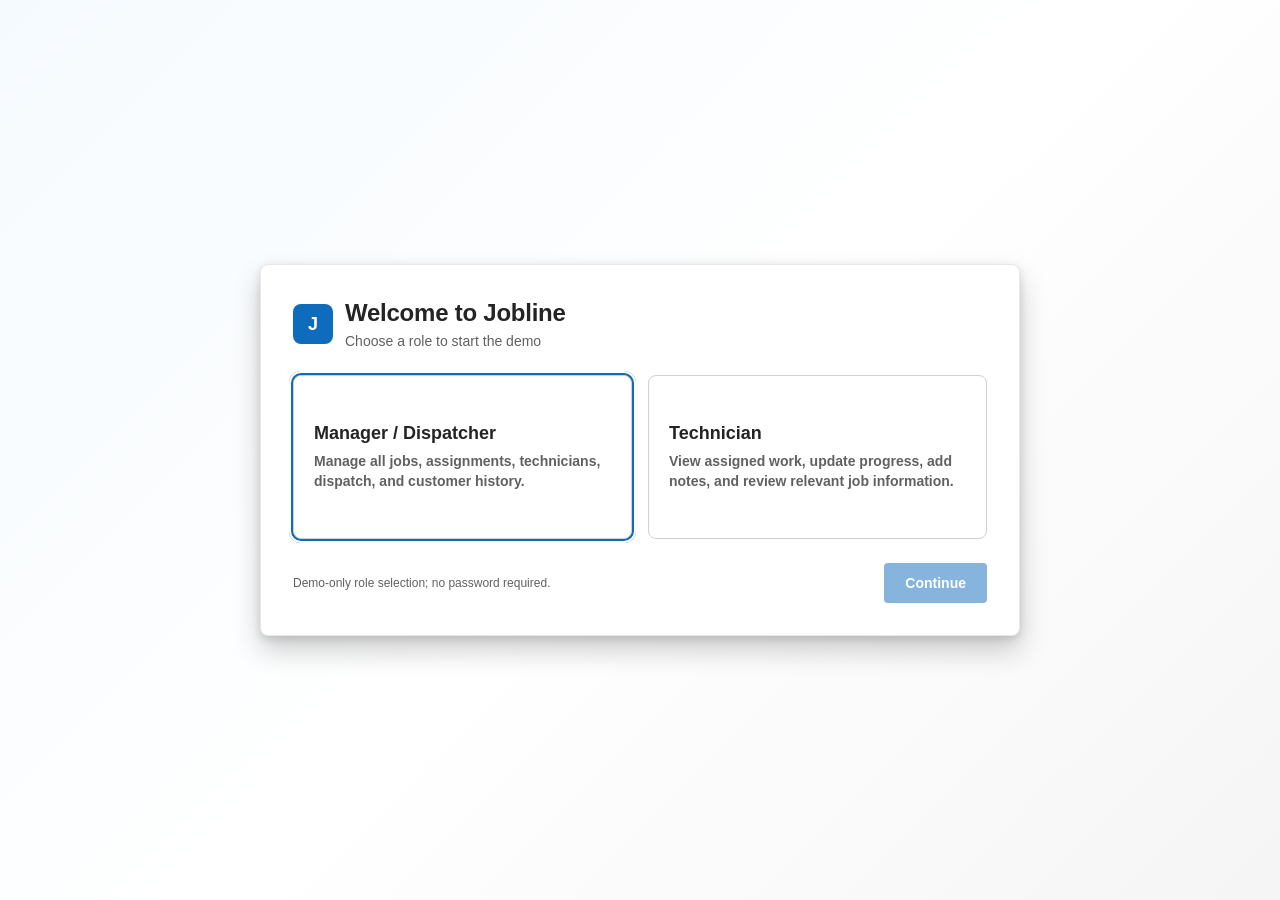
<file: customers-list.html>
<!doctype html>
<html>
<head>
<meta charset="utf-8">
<title>Jobline - Customers</title>
<link rel="stylesheet" href="fluent2-alignment.css">
<link rel="stylesheet" href="persona.css">
<link rel="stylesheet" href="accessibility.css">
<link rel="stylesheet" href="typography-consistency.css">
<link rel="stylesheet" href="app-shell.css?v=4">
<style>
:root{
  --brand:#0F6CBD;--brand-hover:#115EA3;
  --brand-tint-10:#F5FAFE;--brand-tint-20:#DEECF9;
  --nbg1:#FFFFFF;--nbg2:#FAFAFA;--nbg-hover:#F0F0F0;
  --stroke1:#D1D1D1;--stroke2:#E8E8E8;
  --fg1:#242424;--fg2:#424242;--fg3:#616161;--fg-disabled:#BDBDBD;
  --warning-bg:#FFF4CE;--warning-fg:#9D5D00;
  --success-bg:#DFF6DD;--success-fg:#0E7C3F;
  --neutral-bg:#F0F0F0;--neutral-fg:#424242;
  --shadow4:0 0.3px 0.9px rgba(0,0,0,.11),0 1.6px 3.6px rgba(0,0,0,.13);
  --shadow8:0 0.6px 1.8px rgba(0,0,0,.12),0 3.2px 7.2px rgba(0,0,0,.16);
  --font:"Segoe UI","Segoe UI Web",-apple-system,BlinkMacSystemFont,"Helvetica Neue",Arial,sans-serif;
}
*{box-sizing:border-box;}
.demo-hidden{display:none !important;}
body{margin:0;font-family:var(--font);color:var(--fg1);background:var(--nbg2);-webkit-font-smoothing:antialiased;}
a{color:var(--brand);text-decoration:none;}
a:hover{color:var(--brand-hover);}
button{font-family:var(--font);cursor:pointer;}
.search-input{width:100%;border:0;outline:0;background:transparent;color:var(--fg1);font-size:14px;}
.rail-btn{width:40px;height:40px;border-radius:8px;border:none;background:transparent;color:var(--fg3);display:flex;align-items:center;justify-content:center;cursor:pointer;}
.rail-btn.active{background:var(--brand-tint-20);color:var(--brand);}
.avatar{border-radius:50%;display:flex;align-items:center;justify-content:center;font-weight:700;flex-shrink:0;}
.badge{display:inline-flex;align-items:center;padding:3px 10px;border-radius:999px;font-size:12px;font-weight:600;line-height:16px;white-space:nowrap;}
.cust-grid{display:grid;grid-template-columns:repeat(3,1fr);gap:20px;}
.cust-card{position:relative;background:#fff;border:1px solid var(--stroke2);border-radius:8px;padding:20px;box-shadow:var(--shadow4);}
.card-link{position:absolute;inset:0;}
.stat3{display:grid;grid-template-columns:repeat(3,1fr);}
.stat-num{font-size:18px;font-weight:700;color:var(--fg1);}
.stat-lbl{font-size:11px;color:var(--fg3);margin-top:2px;}
@media (max-width:1180px){ main{padding:20px !important;} .cust-grid{grid-template-columns:repeat(2,1fr);} }
@media (max-width:760px){ .rail{width:56px !important;} .cust-grid{grid-template-columns:1fr;} }
@media (max-width:620px){main>div:first-child{flex-direction:column;}main>div:first-child>div:last-child{width:100%;}main>div:first-child>div:last-child>div{width:100%!important;}}
</style>
</head>
<body>
<div style="display:flex;width:100%;min-height:100dvh;background:var(--nbg2);">
  <nav class="rail" style="width:64px;flex-shrink:0;background:#FFFFFF;border-right:1px solid var(--stroke2);display:flex;flex-direction:column;align-items:center;padding:16px 0;">
    <a href="index.html" style="width:32px;height:32px;border-radius:8px;background:var(--brand);display:flex;align-items:center;justify-content:center;color:#fff;font-weight:700;font-size:15px;">J</a>
    <div style="display:flex;flex-direction:column;gap:8px;margin-top:32px;">
      <a class="rail-btn" href="index.html" title="Job Queue"><svg width="20" height="20" viewBox="0 0 20 20" fill="none"><rect x="3" y="4" width="3" height="3" rx="0.5" fill="currentColor"/><path d="M9 5.5H17" stroke="currentColor" stroke-width="1.5" stroke-linecap="round"/><rect x="3" y="8.5" width="3" height="3" rx="0.5" fill="currentColor"/><path d="M9 10H17" stroke="currentColor" stroke-width="1.5" stroke-linecap="round"/><rect x="3" y="13" width="3" height="3" rx="0.5" fill="currentColor"/><path d="M9 14.5H17" stroke="currentColor" stroke-width="1.5" stroke-linecap="round"/></svg></a>
      <a class="rail-btn" href="dispatch-board.html" title="Dispatch Board"><svg width="20" height="20" viewBox="0 0 20 20" fill="none"><rect x="3" y="3" width="6" height="14" rx="1.5" stroke="currentColor" stroke-width="1.5"/><rect x="11" y="3" width="6" height="8" rx="1.5" stroke="currentColor" stroke-width="1.5"/></svg></a>
      <a class="rail-btn active" href="customers-list.html" title="Customers"><svg width="20" height="20" viewBox="0 0 20 20" fill="none"><circle cx="7.5" cy="7" r="2.5" stroke="currentColor" stroke-width="1.5"/><path d="M2.5 16c0-2.5 2.2-4 5-4s5 1.5 5 4" stroke="currentColor" stroke-width="1.5" stroke-linecap="round"/><circle cx="14.5" cy="6.5" r="2" stroke="currentColor" stroke-width="1.4"/><path d="M12.8 9.2c1.9-.3 4.7.6 4.7 3.3" stroke="currentColor" stroke-width="1.4" stroke-linecap="round"/></svg></a>
    </div>
    <div style="margin-top:auto;display:flex;flex-direction:column;align-items:center;gap:12px;">
      <button class="rail-btn demo-hidden" style="width:36px;height:36px;" title="Settings" aria-hidden="true"><svg width="18" height="18" viewBox="0 0 20 20" fill="none"><circle cx="10" cy="10" r="2.5" stroke="currentColor" stroke-width="1.4"/><path d="M10 2.5v2M10 15.5v2M17.5 10h-2M4.5 10h-2M15.4 4.6l-1.4 1.4M6 12.6l-1.4 1.4M15.4 15.4l-1.4-1.4M6 7.4L4.6 6" stroke="currentColor" stroke-width="1.3" stroke-linecap="round"/></svg></button>
      <div class="avatar" style="width:32px;height:32px;background:#F5E1EE;color:#8B3A73;font-size:12px;">DK</div>
    </div>
  </nav>
  <main style="flex:1;min-width:0;padding:32px;display:flex;flex-direction:column;gap:20px;">
    <div style="display:flex;align-items:flex-start;justify-content:space-between;gap:24px;">
      <div>
        <h1 style="margin:0;font-size:24px;font-weight:600;color:var(--fg1);">Customers</h1>
        <p style="margin:4px 0 0;font-size:14px;color:var(--fg3);">48 active accounts across 6 territories</p>
      </div>
    </div>

    <div class="cust-grid">
      <div class="cust-card">
        <a class="card-link" href="customer-detail.html" aria-label="Open Alvarez Family profile"></a>
        <div style="display:flex;align-items:flex-start;justify-content:space-between;gap:12px;">
          <div style="display:flex;gap:12px;align-items:center;">
            <div class="avatar" style="width:48px;height:48px;font-size:16px;background:var(--brand-tint-20);color:var(--brand);">AF</div>
            <div><div style="font-size:16px;font-weight:600;color:var(--fg1);">Alvarez Family</div><div style="font-size:12px;color:var(--fg3);margin-top:2px;">Residential &middot; Fairview Heights</div></div>
          </div>
        </div>
        <span class="badge" style="background:var(--success-bg);color:var(--success-fg);margin-top:14px;">Active Plan</span>
        <div style="height:1px;background:var(--stroke2);margin:16px 0;"></div>
        <div class="stat3">
          <div><div class="stat-num">14</div><div class="stat-lbl">Lifetime Jobs</div></div>
          <div><div class="stat-num">$4,120</div><div class="stat-lbl">Lifetime Revenue</div></div>
          <div><div class="stat-num">4.9</div><div class="stat-lbl">Rating</div></div>
        </div>
      </div>

      <div class="cust-card" style="box-shadow:var(--shadow8);">
        <a class="card-link" href="customer-detail.html" aria-label="Open Meadowbrook HOA profile"></a>
        <div style="display:flex;align-items:flex-start;justify-content:space-between;gap:12px;">
          <div style="display:flex;gap:12px;align-items:center;">
            <div class="avatar" style="width:48px;height:48px;font-size:16px;background:var(--brand-tint-20);color:var(--brand);">MH</div>
            <div><div style="font-size:16px;font-weight:600;color:var(--fg1);">Meadowbrook HOA</div><div style="font-size:12px;color:var(--fg3);margin-top:2px;">Commercial &middot; Meadowbrook</div></div>
          </div>
        </div>
        <span class="badge" style="background:var(--success-bg);color:var(--success-fg);margin-top:14px;">Active Plan</span>
        <div style="height:1px;background:var(--stroke2);margin:16px 0;"></div>
        <div class="stat3">
          <div><div class="stat-num">62</div><div class="stat-lbl">Lifetime Jobs</div></div>
          <div><div class="stat-num">$28,400</div><div class="stat-lbl">Lifetime Revenue</div></div>
          <div><div class="stat-num">4.7</div><div class="stat-lbl">Rating</div></div>
        </div>
      </div>

      <div class="cust-card">
        <a class="card-link" href="customer-detail.html" aria-label="Open Chen Residence profile"></a>
        <div style="display:flex;align-items:flex-start;justify-content:space-between;gap:12px;">
          <div style="display:flex;gap:12px;align-items:center;">
            <div class="avatar" style="width:48px;height:48px;font-size:16px;background:var(--brand-tint-20);color:var(--brand);">CR</div>
            <div><div style="font-size:16px;font-weight:600;color:var(--fg1);">Chen Residence</div><div style="font-size:12px;color:var(--fg3);margin-top:2px;">Residential &middot; Riverside</div></div>
          </div>
        </div>
        <span class="badge" style="background:var(--warning-bg);color:var(--warning-fg);margin-top:14px;">Seasonal Plan</span>
        <div style="height:1px;background:var(--stroke2);margin:16px 0;"></div>
        <div class="stat3">
          <div><div class="stat-num">8</div><div class="stat-lbl">Lifetime Jobs</div></div>
          <div><div class="stat-num">$2,650</div><div class="stat-lbl">Lifetime Revenue</div></div>
          <div><div class="stat-num">4.8</div><div class="stat-lbl">Rating</div></div>
        </div>
      </div>

      <div class="cust-card">
        <a class="card-link" href="customer-detail.html" aria-label="Open Okafor and Sons Bakery profile"></a>
        <div style="display:flex;align-items:flex-start;justify-content:space-between;gap:12px;">
          <div style="display:flex;gap:12px;align-items:center;">
            <div class="avatar" style="width:48px;height:48px;font-size:16px;background:var(--brand-tint-20);color:var(--brand);">OS</div>
            <div><div style="font-size:16px;font-weight:600;color:var(--fg1);">Okafor &amp; Sons Bakery</div><div style="font-size:12px;color:var(--fg3);margin-top:2px;">Commercial &middot; Downtown</div></div>
          </div>
        </div>
        <span class="badge" style="background:var(--success-bg);color:var(--success-fg);margin-top:14px;">Active Plan</span>
        <div style="height:1px;background:var(--stroke2);margin:16px 0;"></div>
        <div class="stat3">
          <div><div class="stat-num">31</div><div class="stat-lbl">Lifetime Jobs</div></div>
          <div><div class="stat-num">$11,900</div><div class="stat-lbl">Lifetime Revenue</div></div>
          <div><div class="stat-num">5.0</div><div class="stat-lbl">Rating</div></div>
        </div>
      </div>

      <div class="cust-card">
        <a class="card-link" href="customer-detail.html" aria-label="Open Dana Whitfield profile"></a>
        <div style="display:flex;align-items:flex-start;justify-content:space-between;gap:12px;">
          <div style="display:flex;gap:12px;align-items:center;">
            <div class="avatar" style="width:48px;height:48px;font-size:16px;background:var(--brand-tint-20);color:var(--brand);">DW</div>
            <div><div style="font-size:16px;font-weight:600;color:var(--fg1);">Dana Whitfield</div><div style="font-size:12px;color:var(--fg3);margin-top:2px;">Residential &middot; Fairview Heights</div></div>
          </div>
        </div>
        <span class="badge" style="background:var(--neutral-bg);color:var(--neutral-fg);margin-top:14px;">No Plan</span>
        <div style="height:1px;background:var(--stroke2);margin:16px 0;"></div>
        <div class="stat3">
          <div><div class="stat-num">5</div><div class="stat-lbl">Lifetime Jobs</div></div>
          <div><div class="stat-num">$1,380</div><div class="stat-lbl">Lifetime Revenue</div></div>
          <div><div class="stat-num">4.6</div><div class="stat-lbl">Rating</div></div>
        </div>
      </div>

      <div class="cust-card">
        <a class="card-link" href="customer-detail.html" aria-label="Open Priya Natarajan profile"></a>
        <div style="display:flex;align-items:flex-start;justify-content:space-between;gap:12px;">
          <div style="display:flex;gap:12px;align-items:center;">
            <div class="avatar" style="width:48px;height:48px;font-size:16px;background:var(--brand-tint-20);color:var(--brand);">PN</div>
            <div><div style="font-size:16px;font-weight:600;color:var(--fg1);">Priya Natarajan</div><div style="font-size:12px;color:var(--fg3);margin-top:2px;">Residential &middot; Riverside</div></div>
          </div>
        </div>
        <span class="badge" style="background:var(--success-bg);color:var(--success-fg);margin-top:14px;">Active Plan</span>
        <div style="height:1px;background:var(--stroke2);margin:16px 0;"></div>
        <div class="stat3">
          <div><div class="stat-num">11</div><div class="stat-lbl">Lifetime Jobs</div></div>
          <div><div class="stat-num">$3,760</div><div class="stat-lbl">Lifetime Revenue</div></div>
          <div><div class="stat-num">4.9</div><div class="stat-lbl">Rating</div></div>
        </div>
      </div>
    </div>
  </main>
</div>
<script>
(() => {
  const grid = document.querySelector('.cust-grid');
  const existingNames = new Set([...grid.querySelectorAll('.card-link')].map(link => link.getAttribute('aria-label').replace(/^Open /, '').replace(/ profile$/, '').replace('Okafor and Sons Bakery', 'Okafor & Sons Bakery')));
  let createdJobs = [];
  try { createdJobs = JSON.parse(localStorage.getItem('jobline-created-jobs') || '[]'); } catch {}
  let jobUpdates = {};
  try { jobUpdates = JSON.parse(localStorage.getItem('jobline-job-updates') || '{}'); } catch {}
  const baseCurrentFees = { 'Alvarez Family':340, 'Meadowbrook HOA':180, 'Chen Residence':410, 'Okafor & Sons Bakery':120, 'Dana Whitfield':275, 'Priya Natarajan':210 };
  const newCustomers = new Map();
  createdJobs.forEach(job => {
    if (!existingNames.has(job.customer) && !newCustomers.has(job.customer)) newCustomers.set(job.customer, []);
    if (newCustomers.has(job.customer)) newCustomers.get(job.customer).push(job);
  });
  const escapeHtml = value => String(value ?? '').replace(/[&<>"']/g, char => ({'&':'&amp;','<':'&lt;','>':'&gt;','"':'&quot;',"'":'&#39;'}[char]));
  [...newCustomers.entries()].reverse().forEach(([customer, jobs]) => {
    const first = jobs[0];
    const initials = customer.split(/\s+/).map(part => part[0]).join('').slice(0, 2).toUpperCase();
    const revenue = jobs.reduce((sum, job) => sum + Number(jobUpdates[job.id]?.fee ?? job.fee ?? 0), 0);
    const card = document.createElement('div');
    card.className = 'cust-card';
    card.dataset.generatedCustomer = 'true';
    card.innerHTML = `<a class="card-link" href="customer-detail.html?customer=${encodeURIComponent(customer)}" aria-label="Open ${escapeHtml(customer)} profile"></a><div style="display:flex;gap:12px;align-items:center;"><div class="avatar" style="width:48px;height:48px;font-size:16px;background:var(--brand-tint-20);color:var(--brand);">${escapeHtml(initials)}</div><div><div style="font-size:16px;font-weight:600;color:var(--fg1);">${escapeHtml(customer)}</div><div style="font-size:12px;color:var(--fg3);margin-top:2px;">New customer · ${escapeHtml(first.city || '')}, ${escapeHtml(first.state || '')}</div></div></div><span class="badge" style="background:var(--neutral-bg);color:var(--neutral-fg);margin-top:14px;">No Plan</span><div style="height:1px;background:var(--stroke2);margin:16px 0;"></div><div class="stat3"><div><div class="stat-num">${jobs.length}</div><div class="stat-lbl">Lifetime Jobs</div></div><div><div class="stat-num">$${revenue.toLocaleString()}</div><div class="stat-lbl">Lifetime Revenue</div></div><div><div class="stat-num">—</div><div class="stat-lbl">Rating</div></div></div>`;
    grid.insertBefore(card, grid.firstChild);
  });
  const cards = [...document.querySelectorAll('.cust-card')];
  cards.forEach(card => {
    const link = card.querySelector('.card-link');
    const customer = link.getAttribute('aria-label').replace(/^Open /, '').replace(/ profile$/, '').replace('Okafor and Sons Bakery', 'Okafor & Sons Bakery');
    link.href = `customer-detail.html?customer=${encodeURIComponent(customer)}`;
    card.dataset.customer = customer;
    if (card.dataset.generatedCustomer !== 'true') {
      const stats = card.querySelectorAll('.stat-num');
      const baseJobs = Number(stats[0].textContent.replace(/[^0-9.-]/g, '')) || 0;
      const baseRevenue = Number(stats[1].textContent.replace(/[^0-9.-]/g, '')) || 0;
      const addedJobs = createdJobs.filter(job => job.customer === customer);
      const addedRevenue = addedJobs.reduce((sum, job) => sum + Number(jobUpdates[job.id]?.fee ?? job.fee ?? 0), 0);
      const editedBaseFeeDelta = jobUpdates[customer]?.fee != null && baseCurrentFees[customer] != null ? Number(jobUpdates[customer].fee) - baseCurrentFees[customer] : 0;
      stats[0].textContent = baseJobs + addedJobs.length;
      stats[1].textContent = `$${(baseRevenue + addedRevenue + editedBaseFeeDelta).toLocaleString()}`;
    }
  });
})();
</script>
<script src="persona.js?v=8"></script>
<script src="accessibility.js?v=1"></script>
<script src="app-shell.js?v=4"></script>
</body>
</html>
</file>
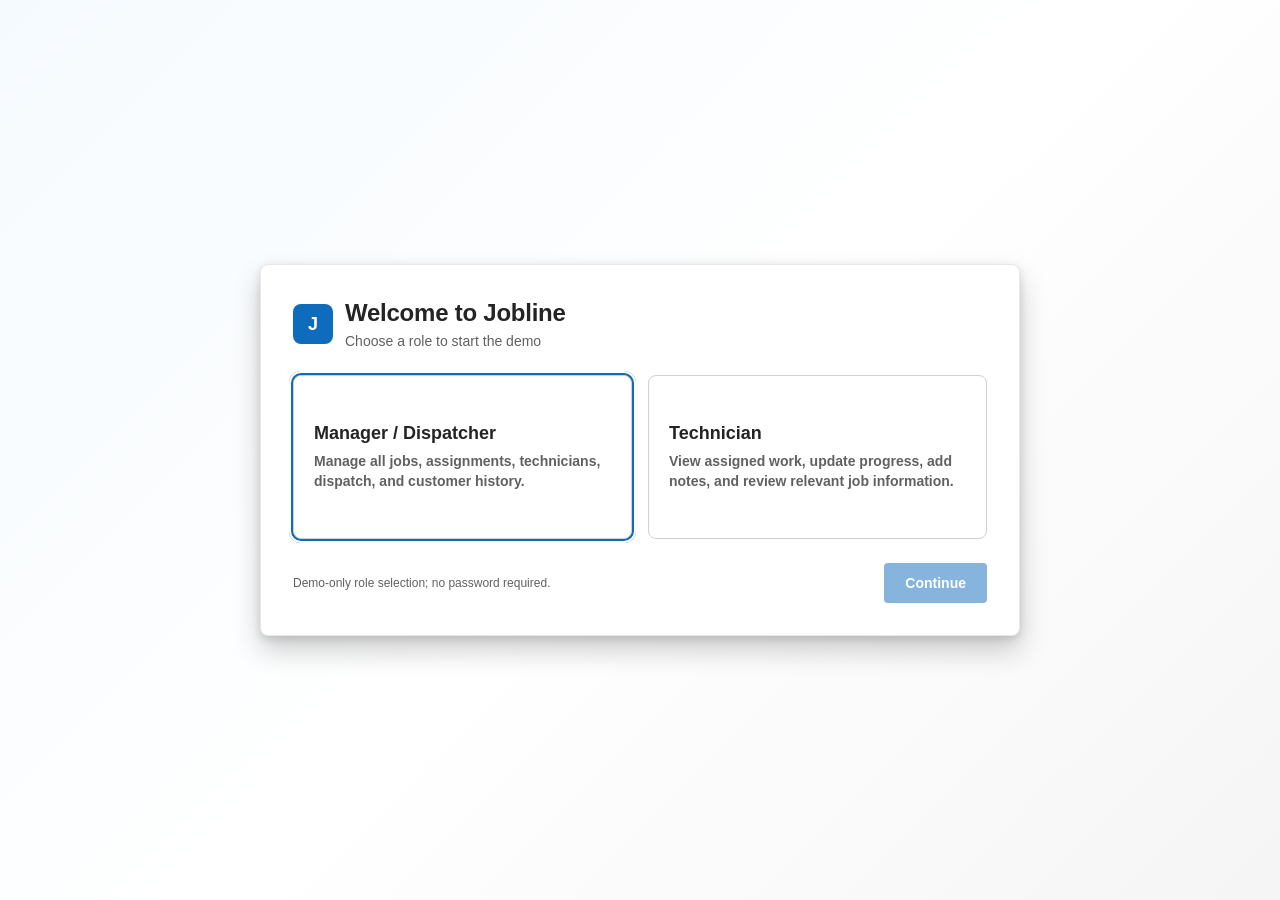
<file: dispatch-board.html>
<!doctype html>
<html>
<head>
<meta charset="utf-8">
<title>Jobline - Dispatch Board</title>
<link rel="stylesheet" href="fluent2-alignment.css">
<link rel="stylesheet" href="persona.css">
<link rel="stylesheet" href="operations-overview.css">
<link rel="stylesheet" href="accessibility.css">
<link rel="stylesheet" href="typography-consistency.css">
<link rel="stylesheet" href="app-shell.css?v=4">
<style>
:root{
  --brand:#0F6CBD;--brand-hover:#115EA3;
  --brand-tint-10:#F5FAFE;--brand-tint-20:#DEECF9;
  --nbg1:#FFFFFF;--nbg2:#FAFAFA;--nbg3:#F1F1F1;--nbg-hover:#F0F0F0;
  --stroke1:#D1D1D1;--stroke2:#E8E8E8;
  --fg1:#242424;--fg2:#424242;--fg3:#616161;--fg-disabled:#BDBDBD;
  --danger-bg:#FDE7E9;--danger-fg:#C4314B;
  --warning-bg:#FFF4CE;--warning-fg:#9D5D00;
  --success-bg:#DFF6DD;--success-fg:#0E7C3F;
  --teal-bg:#D6F5E8;--teal-fg:#0B6A4A;--plum-bg:#F5E1EE;--plum-fg:#8B3A73;
  --shadow4:0 0.3px 0.9px rgba(0,0,0,.11),0 1.6px 3.6px rgba(0,0,0,.13);
  --shadow16:0 1.2px 3.6px rgba(0,0,0,.12),0 6.4px 14.4px rgba(0,0,0,.16);
  --font:"Segoe UI","Segoe UI Web",-apple-system,BlinkMacSystemFont,"Helvetica Neue",Arial,sans-serif;
}
*{box-sizing:border-box;}
.demo-hidden{display:none !important;}
body{margin:0;font-family:var(--font);color:var(--fg1);background:var(--nbg2);-webkit-font-smoothing:antialiased;}
a{color:var(--brand);text-decoration:none;}
a:hover{color:var(--brand-hover);}
button{font-family:var(--font);cursor:pointer;}
.rail-btn{width:40px;height:40px;border-radius:8px;border:none;background:transparent;color:var(--fg3);display:flex;align-items:center;justify-content:center;cursor:pointer;}
.rail-btn.active{background:var(--brand-tint-20);color:var(--brand);}
.ghost-btn{display:inline-flex;align-items:center;gap:6px;height:36px;padding:0 14px;border-radius:4px;border:1px solid var(--stroke1);background:var(--nbg1);color:var(--fg2);font-size:14px;font-weight:600;cursor:pointer;}
.icon-btn{width:32px;height:32px;border-radius:999px;border:1px solid var(--stroke1);background:var(--nbg1);color:var(--fg2);display:flex;align-items:center;justify-content:center;cursor:pointer;}
.avatar{border-radius:50%;display:flex;align-items:center;justify-content:center;font-weight:700;flex-shrink:0;border:2px solid #fff;}
.col{isolation:isolate;background:var(--nbg3);border:1px solid transparent;border-radius:8px;padding:8px;display:flex;flex-direction:column;min-width:0;}
.col[data-status="Unassigned"]{background:#f5f5f5!important;border-color:#e0e0e0;}
.col[data-status="Scheduled"]{background:#f3f8fd!important;border-color:#d8e9f8;}
.col[data-status="In Progress"]{background:#fff9e8!important;border-color:#f5e5b8;}
.col[data-status="Blocked"]{background:#fdf3f4!important;border-color:#f3d6da;}
.col[data-status="Done"]{background:#f2f9f1!important;border-color:#d8ead5;}
.jobline-shell .col{overflow:hidden!important;min-height:0;}
.col-head{position:relative;flex:0 0 auto;z-index:10;min-height:56px!important;display:flex;align-items:center;justify-content:space-between;padding:4px 4px 9px!important;background:inherit;box-shadow:0 1px 0 rgba(0,0,0,.06);}
.col-cards{flex:1;min-height:0;overflow-y:auto;overflow-x:hidden;position:relative;isolation:isolate;padding:2px;scrollbar-gutter:stable;}
.col[data-status="Unassigned"] .col-head{background:#f5f5f5;}
.col[data-status="Scheduled"] .col-head{background:#f3f8fd;}
.col[data-status="In Progress"] .col-head{background:#fff9e8;}
.col[data-status="Blocked"] .col-head{background:#fdf3f4;}
.col[data-status="Done"] .col-head{background:#f2f9f1;}
.col-head-copy{width:100%;min-height:40px!important;}
.col-head>.count{position:absolute;top:4px;right:4px;}
.col-title{font-size:11px;font-weight:700;letter-spacing:.05em;text-transform:uppercase;color:var(--fg2);}
.count{display:inline-flex;align-items:center;justify-content:center;min-width:20px;height:20px;padding:0 6px;border-radius:999px;background:#fff;border:1px solid var(--stroke1);font-size:11px;font-weight:700;color:var(--fg2);}
.card{position:relative;z-index:1;display:block;background:#fff;border:1px solid var(--stroke2);border-radius:8px;padding:10px;box-shadow:var(--shadow4);margin-bottom:8px;}
.card-top{display:flex;align-items:center;justify-content:space-between;margin-bottom:6px;}
.card-name{font-size:14px;font-weight:600;color:var(--fg1);margin:0 0 4px;}
.card-desc{font-size:12px;color:var(--fg3);margin:0 0 7px;display:-webkit-box;-webkit-line-clamp:2;-webkit-box-orient:vertical;overflow:hidden;}
.card-bottom{display:flex;align-items:center;justify-content:space-between;}
.board{display:grid;grid-template-columns:repeat(5,1fr);gap:10px;flex:1;min-height:0;}
.jobline-shell .board{grid-template-columns:repeat(5,minmax(232px,1fr))!important;}
.dispatch-new-job{border-color:var(--brand)!important;background:var(--brand)!important;color:#fff!important;}
.dispatch-new-job:hover{border-color:var(--brand-hover)!important;background:var(--brand-hover)!important;color:#fff!important;}
.card-link{position:absolute;inset:0;}
.col-head-copy{min-width:0;}
.col-meaning{max-width:none!important;font-size:9px;color:var(--fg3);margin-top:3px;line-height:1.3;white-space:nowrap;}
.col.drag-over{background:var(--brand-tint-20);box-shadow:inset 0 0 0 2px var(--brand);}
.card[draggable="true"]{cursor:grab;}
.card[draggable="true"]:active{cursor:grabbing;}
.move-toast{position:fixed;right:24px;bottom:24px;z-index:20;background:var(--fg1);color:#fff;padding:11px 14px;border-radius:8px;box-shadow:var(--shadow16);font-size:13px;display:none;}
.move-toast.show{display:block;}
@media (max-width:1180px){ main{padding:20px !important;} .board{overflow-x:auto;grid-auto-columns:220px;grid-template-columns:repeat(5,220px);} }
@media (max-width:760px){ .rail{width:56px !important;} }
</style>
</head>
<body>
<div style="display:flex;width:100%;min-height:100dvh;background:var(--nbg2);">
  <nav class="rail" style="width:64px;flex-shrink:0;background:#FFFFFF;border-right:1px solid var(--stroke2);display:flex;flex-direction:column;align-items:center;padding:16px 0;">
    <a href="index.html" style="width:32px;height:32px;border-radius:8px;background:var(--brand);display:flex;align-items:center;justify-content:center;color:#fff;font-weight:700;font-size:15px;">J</a>
    <div style="display:flex;flex-direction:column;gap:8px;margin-top:32px;">
      <a class="rail-btn" href="index.html" title="Job Queue"><svg width="20" height="20" viewBox="0 0 20 20" fill="none"><rect x="3" y="4" width="3" height="3" rx="0.5" fill="currentColor"/><path d="M9 5.5H17" stroke="currentColor" stroke-width="1.5" stroke-linecap="round"/><rect x="3" y="8.5" width="3" height="3" rx="0.5" fill="currentColor"/><path d="M9 10H17" stroke="currentColor" stroke-width="1.5" stroke-linecap="round"/><rect x="3" y="13" width="3" height="3" rx="0.5" fill="currentColor"/><path d="M9 14.5H17" stroke="currentColor" stroke-width="1.5" stroke-linecap="round"/></svg></a>
      <a class="rail-btn active" href="dispatch-board.html" title="Dispatch Board"><svg width="20" height="20" viewBox="0 0 20 20" fill="none"><rect x="3" y="3" width="6" height="14" rx="1.5" stroke="currentColor" stroke-width="1.5"/><rect x="11" y="3" width="6" height="8" rx="1.5" stroke="currentColor" stroke-width="1.5"/></svg></a>
      <a class="rail-btn" href="customers-list.html" title="Customers"><svg width="20" height="20" viewBox="0 0 20 20" fill="none"><circle cx="7.5" cy="7" r="2.5" stroke="currentColor" stroke-width="1.5"/><path d="M2.5 16c0-2.5 2.2-4 5-4s5 1.5 5 4" stroke="currentColor" stroke-width="1.5" stroke-linecap="round"/><circle cx="14.5" cy="6.5" r="2" stroke="currentColor" stroke-width="1.4"/><path d="M12.8 9.2c1.9-.3 4.7.6 4.7 3.3" stroke="currentColor" stroke-width="1.4" stroke-linecap="round"/></svg></a>
    </div>
    <div style="margin-top:auto;display:flex;flex-direction:column;align-items:center;gap:12px;">
      <button class="rail-btn" style="width:36px;height:36px;" title="Settings"><svg width="18" height="18" viewBox="0 0 20 20" fill="none"><circle cx="10" cy="10" r="2.5" stroke="currentColor" stroke-width="1.4"/><path d="M10 2.5v2M10 15.5v2M17.5 10h-2M4.5 10h-2M15.4 4.6l-1.4 1.4M6 12.6l-1.4 1.4M15.4 15.4l-1.4-1.4M6 7.4L4.6 6" stroke="currentColor" stroke-width="1.3" stroke-linecap="round"/></svg></button>
      <div class="avatar" style="width:32px;height:32px;background:var(--plum-bg);color:var(--plum-fg);font-size:12px;">DK</div>
    </div>
  </nav>
  <main style="flex:1;min-width:0;padding:32px;display:flex;flex-direction:column;gap:20px;height:100dvh;">
    <div style="display:flex;align-items:flex-start;justify-content:space-between;gap:24px;">
      <div>
        <h1 style="margin:0;font-size:24px;font-weight:600;color:var(--fg1);">Dispatch Board</h1>
        <p style="margin:4px 0 0;font-size:14px;color:var(--fg3);">Drag a job to reassign or change its status</p>
      </div>
      <a class="ghost-btn dispatch-new-job" href="new-job-form.html"><svg width="16" height="16" viewBox="0 0 20 20" fill="none"><path d="M10 4V16M4 10H16" stroke="currentColor" stroke-width="1.75" stroke-linecap="round"/></svg>New Job</a>
    </div>

    <div style="display:flex;align-items:center;justify-content:space-between;">
      <div style="display:flex;align-items:center;gap:10px;">
        <button class="icon-btn"><svg width="14" height="14" viewBox="0 0 20 20" fill="none"><path d="M13 5L8 10L13 15" stroke="currentColor" stroke-width="1.6" stroke-linecap="round" stroke-linejoin="round"/></svg></button>
        <span style="font-size:16px;font-weight:600;color:var(--fg1);">Thursday, Sep 3</span>
        <button class="icon-btn"><svg width="14" height="14" viewBox="0 0 20 20" fill="none"><path d="M7 5L12 10L7 15" stroke="currentColor" stroke-width="1.6" stroke-linecap="round" stroke-linejoin="round"/></svg></button>
      </div>
      <div style="display:flex;align-items:center;gap:10px;">
        <span style="font-size:12px;color:var(--fg3);">On shift</span>
        <div style="display:flex;">
          <div class="avatar" style="width:28px;height:28px;font-size:11px;background:var(--brand-tint-20);color:var(--brand);margin-left:-8px;">MR</div>
          <div class="avatar" style="width:28px;height:28px;font-size:11px;background:var(--teal-bg);color:var(--teal-fg);margin-left:-8px;">DK</div>
          <div class="avatar" style="width:28px;height:28px;font-size:11px;background:var(--plum-bg);color:var(--plum-fg);margin-left:-8px;">SP</div>
          <div class="avatar" style="width:28px;height:28px;font-size:10px;background:#ECECEC;color:var(--fg3);margin-left:-8px;">+2</div>
        </div>
      </div>
    </div>

    <div class="board" id="dispatchBoard">
      <div class="col">
        <div class="col-head"><span class="col-title" style="color:var(--danger-fg);">Unassigned</span><span class="count">2</span></div>
        <div class="card">
          <a class="card-link" href="job-detail-drawer.html" aria-label="Open Rosalind Kerr job detail"></a>
          <div class="card-top"><span style="display:flex;align-items:center;gap:6px;"><span style="width:7px;height:7px;border-radius:50%;background:#C4314B;display:inline-block;"></span><span style="font-size:11px;color:var(--fg3);">10:30 AM</span></span></div>
          <p class="card-name">Rosalind Kerr</p>
          <p class="card-desc">Add second thermostat zone</p>
          <div class="card-bottom">
            <div style="width:20px;height:20px;border-radius:50%;border:1.5px dashed var(--stroke1);"></div>
            <span style="font-size:12px;font-weight:600;color:var(--fg2);">$95 est</span>
          </div>
        </div>
        <div class="card">
          <a class="card-link" href="job-detail-drawer.html" aria-label="Open Marcus Webb job detail"></a>
          <div class="card-top"><span style="display:flex;align-items:center;gap:6px;"><span style="width:7px;height:7px;border-radius:50%;background:#FFB900;display:inline-block;"></span><span style="font-size:11px;color:var(--fg3);">1:00 PM</span></span></div>
          <p class="card-name">Marcus Webb</p>
          <p class="card-desc">Reschedule sprinkler tune-up</p>
          <div class="card-bottom">
            <div style="width:20px;height:20px;border-radius:50%;border:1.5px dashed var(--stroke1);"></div>
            <span style="font-size:12px;font-weight:600;color:var(--fg2);">$150</span>
          </div>
        </div>
      </div>

      <div class="col">
        <div class="col-head"><span class="col-title">Scheduled</span><span class="count">3</span></div>
        <div style="border:2px dashed var(--brand);border-radius:8px;height:60px;display:flex;align-items:center;justify-content:center;margin-bottom:10px;">
          <span style="font-size:12px;color:var(--brand);font-weight:600;">Drop job here</span>
        </div>
        <div class="card" style="border:2px dashed var(--brand);box-shadow:var(--shadow16);transform:rotate(-1.2deg);">
          <a class="card-link" href="job-detail-drawer.html" aria-label="Open Alvarez Family job detail"></a>
          <div class="card-top"><span style="display:flex;align-items:center;gap:6px;"><span style="width:7px;height:7px;border-radius:50%;background:#C4314B;display:inline-block;"></span><span style="font-size:11px;color:var(--fg3);">9:00 AM</span></span></div>
          <p class="card-name">Alvarez Family</p>
          <p class="card-desc">AC unit not cooling, urgent</p>
          <div class="card-bottom">
            <div class="avatar" style="width:20px;height:20px;font-size:9px;background:var(--brand-tint-20);color:var(--brand);">MR</div>
            <span style="font-size:12px;font-weight:600;color:var(--fg2);">$340</span>
          </div>
        </div>
        <div class="card">
          <a class="card-link" href="job-detail-drawer.html" aria-label="Open Dana Whitfield job detail"></a>
          <div class="card-top"><span style="display:flex;align-items:center;gap:6px;"><span style="width:7px;height:7px;border-radius:50%;background:#C4314B;display:inline-block;"></span><span style="font-size:11px;color:var(--fg3);">11:15 AM</span></span></div>
          <p class="card-name">Dana Whitfield</p>
          <p class="card-desc">Furnace won't ignite</p>
          <div class="card-bottom">
            <div class="avatar" style="width:20px;height:20px;font-size:9px;background:var(--teal-bg);color:var(--teal-fg);">DK</div>
            <span style="font-size:12px;font-weight:600;color:var(--fg2);">$275</span>
          </div>
        </div>
        <div class="card">
          <a class="card-link" href="job-detail-drawer.html" aria-label="Open Okafor and Sons Bakery job detail"></a>
          <div class="card-top"><span style="display:flex;align-items:center;gap:6px;"><span style="width:7px;height:7px;border-radius:50%;background:#FFB900;display:inline-block;"></span><span style="font-size:11px;color:var(--fg3);">2:30 PM</span></span></div>
          <p class="card-name">Okafor &amp; Sons Bakery</p>
          <p class="card-desc">Monthly HVAC filter service</p>
          <div class="card-bottom">
            <div class="avatar" style="width:20px;height:20px;font-size:9px;background:var(--plum-bg);color:var(--plum-fg);">SP</div>
            <span style="font-size:12px;font-weight:600;color:var(--fg2);">$120</span>
          </div>
        </div>
      </div>

      <div class="col">
        <div class="col-head"><span class="col-title">In Progress</span><span class="count">1</span></div>
        <div class="card">
          <a class="card-link" href="job-detail-drawer.html" aria-label="Open Priya Natarajan job detail"></a>
          <div class="card-top"><span style="display:flex;align-items:center;gap:6px;"><span style="width:7px;height:7px;border-radius:50%;background:#FFB900;display:inline-block;"></span><span style="font-size:11px;color:var(--fg3);">Started 9:45 AM</span></span></div>
          <p class="card-name">Priya Natarajan</p>
          <p class="card-desc">Replace kitchen faucet, mid repair</p>
          <div class="card-bottom">
            <div class="avatar" style="width:20px;height:20px;font-size:9px;background:var(--plum-bg);color:var(--plum-fg);">SP</div>
            <span style="font-size:12px;font-weight:600;color:var(--fg2);">$210</span>
          </div>
        </div>
      </div>

      <div class="col">
        <div class="col-head"><span class="col-title" style="color:var(--warning-fg);">Blocked</span><span class="count">1</span></div>
        <div class="card">
          <a class="card-link" href="job-detail-drawer.html" aria-label="Open Chen Residence job detail"></a>
          <div class="card-top"><span style="display:flex;align-items:center;gap:6px;"><span style="width:7px;height:7px;border-radius:50%;background:#C4314B;display:inline-block;"></span><span style="font-size:11px;color:var(--fg3);">Waiting on part</span></span></div>
          <p class="card-name">Chen Residence</p>
          <p class="card-desc">Water heater leak, part backordered</p>
          <div class="card-bottom">
            <div style="width:20px;height:20px;border-radius:50%;border:1.5px dashed var(--stroke1);"></div>
            <span style="font-size:12px;font-weight:600;color:var(--fg2);">$410</span>
          </div>
        </div>
      </div>

      <div class="col">
        <div class="col-head"><span class="col-title">Done</span><span class="count">2</span></div>
        <div class="card" style="opacity:.6;">
          <a class="card-link" href="job-detail-drawer.html" aria-label="Open Tobias Lindqvist job detail"></a>
          <div class="card-top"><span style="display:flex;align-items:center;gap:6px;"><span style="width:7px;height:7px;border-radius:50%;background:#616161;display:inline-block;"></span><span style="font-size:11px;color:var(--fg3);">4:10 PM</span></span></div>
          <p class="card-name">Tobias Lindqvist</p>
          <p class="card-desc">Cancelled per customer request</p>
          <div class="card-bottom">
            <div class="avatar" style="width:20px;height:20px;font-size:9px;background:var(--brand-tint-20);color:var(--brand);">MR</div>
            <span style="font-size:12px;font-weight:600;color:var(--fg2);">$0</span>
          </div>
        </div>
        <div class="card" style="opacity:.6;">
          <a class="card-link" href="job-detail-drawer.html" aria-label="Open Sana Ilyas job detail"></a>
          <div class="card-top"><span style="display:flex;align-items:center;gap:6px;"><span style="width:7px;height:7px;border-radius:50%;background:#FFB900;display:inline-block;"></span><span style="font-size:11px;color:var(--fg3);">2:50 PM</span></span></div>
          <p class="card-name">Sana Ilyas</p>
          <p class="card-desc">Dryer vent cleaning, completed</p>
          <div class="card-bottom">
            <div class="avatar" style="width:20px;height:20px;font-size:9px;background:var(--plum-bg);color:var(--plum-fg);">SP</div>
            <span style="font-size:12px;font-weight:600;color:var(--fg2);">$140</span>
          </div>
        </div>
      </div>
    </div>
  </main>
</div>
<div class="move-toast" id="dispatchToast" role="status"></div>
<script>
(() => {
  const storageKey = 'jobline-job-updates';
  const columns = [
    { key:'Unassigned', meaning:'Waiting for a technician' },
    { key:'Scheduled', meaning:'Technician and time planned' },
    { key:'In Progress', meaning:'Work has started' },
    { key:'Blocked', meaning:'Waiting on parts, access or approval' },
    { key:'Done', meaning:'Work is complete' }
  ];
  const baseJobs = [
    { customer:'Alvarez Family', description:'AC unit not cooling, urgent', stage:'In Progress', technician:'Marcus Reyes', fee:340, time:'9:00 AM', priority:'High' },
    { customer:'Meadowbrook HOA', description:'Quarterly irrigation inspection', stage:'Scheduled', technician:'Dana Kim', fee:180, time:'8:30 AM', priority:'Medium' },
    { customer:'Chen Residence', description:'Water heater leak in garage', stage:'Blocked', technician:'Unassigned', fee:410, time:'Waiting on part', priority:'High' },
    { customer:'Rosalind Kerr', description:'Add second thermostat zone', stage:'New', technician:'Unassigned', fee:95, time:'10:30 AM', priority:'Low' },
    { customer:'Okafor & Sons Bakery', description:'Monthly HVAC filter service', stage:'Scheduled', technician:'Sana Patel', fee:120, time:'2:30 PM', priority:'Medium' },
    { customer:'Tobias Lindqvist', description:'Cancel fall gutter cleaning', stage:'Done', technician:'Marcus Reyes', fee:0, time:'4:10 PM', priority:'Low' },
    { customer:'Dana Whitfield', description:"Furnace won't ignite", stage:'In Progress', technician:'Dana Kim', fee:275, time:'Started 9:45 AM', priority:'High' },
    { customer:'Priya Natarajan', description:'Replace kitchen faucet', stage:'Done', technician:'Sana Patel', fee:210, time:'2:50 PM', priority:'Medium' },
    { customer:'Marcus Webb', description:'Reschedule sprinkler tune-up', stage:'New', technician:'Unassigned', fee:150, time:'1:00 PM', priority:'Low' }
  ].map(job => ({ ...job, jobKey:job.customer }));
  function readCreatedJobs() {
    try { return JSON.parse(localStorage.getItem('jobline-created-jobs') || '[]').map(job => ({ ...job, jobKey:job.id })); }
    catch { return []; }
  }
  const techProfiles = {
    'Marcus Reyes': { initials:'MR', bg:'var(--brand-tint-20)', color:'var(--brand)' },
    'Dana Kim': { initials:'DK', bg:'var(--teal-bg)', color:'var(--teal-fg)' },
    'Sana Patel': { initials:'SP', bg:'var(--plum-bg)', color:'var(--plum-fg)' }
  };
  const priorityColors = { High:'#C4314B', Medium:'#FFB900', Low:'#616161' };
  const board = document.getElementById('dispatchBoard');
  const toast = document.getElementById('dispatchToast');

  document.querySelectorAll('[title="Settings"], main .icon-btn').forEach(control => {
    control.classList.add('demo-hidden');
    control.setAttribute('aria-hidden', 'true');
  });

  function readUpdates() {
    try {
      const updates = JSON.parse(localStorage.getItem(storageKey) || '{}');
      Object.values(updates).forEach(update => { if (update.stage === 'New Lead' || update.stage === 'Unassigned') update.stage = 'New'; });
      return updates;
    }
    catch { return {}; }
  }
  function writeUpdates(updates) {
    try { localStorage.setItem(storageKey, JSON.stringify(updates)); } catch {}
  }
  function boardStatus(job) {
    if (job.stage === 'Blocked' || job.stage === 'Done') return job.stage;
    if (!job.technician || job.technician === 'Unassigned') return 'Unassigned';
    if (job.stage === 'New Lead' || job.stage === 'Unassigned' || job.stage === 'New') return 'Unassigned';
    return columns.some(column => column.key === job.stage) ? job.stage : 'Unassigned';
  }
  function showToast(message) {
    toast.textContent = message;
    toast.classList.add('show');
    window.setTimeout(() => toast.classList.remove('show'), 2800);
  }
  function cardMarkup(job) {
    const profile = techProfiles[job.technician];
    const tech = profile
      ? `<div class="avatar" style="width:20px;height:20px;font-size:9px;background:${profile.bg};color:${profile.color};">${profile.initials}</div>`
      : '<div style="width:20px;height:20px;border-radius:50%;border:1.5px dashed var(--stroke1);"></div>';
    const currentStatus = boardStatus(job);
    return `<a class="card-link" href="job-detail-drawer.html?customer=${encodeURIComponent(job.customer)}${job.id?.startsWith('created-') ? `&job=${encodeURIComponent(job.id)}` : ''}" aria-label="Open ${job.customer} job detail"></a><div class="card-top"><span style="display:flex;align-items:center;gap:6px;"><span style="width:7px;height:7px;border-radius:50%;background:${priorityColors[job.priority]};display:inline-block;"></span><span style="font-size:11px;color:var(--fg3);">${job.time}</span></span></div><p class="card-name">${job.customer}</p><p class="card-desc">${job.description}</p><div class="card-bottom">${tech}<span style="font-size:12px;font-weight:600;color:var(--fg2);">$${Number(job.fee).toLocaleString()}</span></div><label class="sr-only" for="move-${job.jobKey.replace(/[^a-z0-9]/gi,'-')}">Move ${job.customer} to status</label><select class="dispatch-move" id="move-${job.jobKey.replace(/[^a-z0-9]/gi,'-')}" data-job-key="${job.jobKey}" aria-label="Move ${job.customer} to status">${columns.map(column => `<option${column.key === currentStatus ? ' selected' : ''}>${column.key}</option>`).join('')}</select>`;
  }
  function renderBoard() {
    const updates = readUpdates();
    const jobs = [...baseJobs, ...readCreatedJobs()].map(job => ({ ...job, ...(updates[job.jobKey] || {}) }));
    let normalized = false;
    jobs.forEach(job => {
      if (job.technician && job.technician !== 'Unassigned' && (job.stage === 'New Lead' || job.stage === 'Unassigned' || job.stage === 'New')) {
        job.stage = 'Scheduled';
        updates[job.jobKey] = { ...(updates[job.jobKey] || {}), stage:'Scheduled' };
        normalized = true;
      }
    });
    if (normalized) writeUpdates(updates);
    board.replaceChildren();
    columns.forEach(column => {
      const columnJobs = jobs.filter(job => boardStatus(job) === column.key);
      const columnEl = document.createElement('section');
      columnEl.className = 'col';
      columnEl.dataset.status = column.key;
      columnEl.setAttribute('aria-label', `${column.key}: ${column.meaning}`);
      columnEl.innerHTML = `<div class="col-head"><div class="col-head-copy"><div class="col-title">${column.key}</div><div class="col-meaning">${column.meaning}</div></div><span class="count">${columnJobs.length}</span></div>`;
      const cardList = document.createElement('div');
      cardList.className = 'col-cards';
      columnEl.appendChild(cardList);
      columnJobs.forEach(job => {
        const card = document.createElement('article');
        card.className = 'card';
        card.draggable = true;
        card.dataset.customer = job.customer;
        card.dataset.jobKey = job.jobKey;
        card.dataset.technician = job.technician || 'Unassigned';
        if (column.key === 'Done') card.style.opacity = '.6';
        card.innerHTML = cardMarkup(job);
        card.addEventListener('dragstart', event => event.dataTransfer.setData('text/plain', job.jobKey));
        card.querySelector('.dispatch-move').addEventListener('change', event => {
          event.stopPropagation();
          const destination = event.target.value;
          if ((destination === 'Scheduled' || destination === 'In Progress') && (!job.technician || job.technician === 'Unassigned')) {
            showToast('Assign a technician before scheduling or starting this job.');
            window.joblineAnnounce?.('Move not completed. Assign a technician first.');
            event.target.value = boardStatus(job);
            return;
          }
          updates[job.jobKey] = { ...(updates[job.jobKey] || {}), stage:destination === 'Unassigned' ? 'New' : destination };
          if (destination === 'Unassigned') updates[job.jobKey].technician = 'Unassigned';
          writeUpdates(updates);
          renderBoard();
          showToast(`${job.customer} moved to ${destination}. Job Queue updated.`);
          window.joblineAnnounce?.(`${job.customer} moved to ${destination}.`);
        });
        cardList.appendChild(card);
      });
      columnEl.addEventListener('dragover', event => { event.preventDefault(); columnEl.classList.add('drag-over'); });
      columnEl.addEventListener('dragleave', () => columnEl.classList.remove('drag-over'));
      columnEl.addEventListener('drop', event => {
        event.preventDefault();
        columnEl.classList.remove('drag-over');
        const jobKey = event.dataTransfer.getData('text/plain');
        const current = jobs.find(job => job.jobKey === jobKey);
        if (!current) return;
        if ((column.key === 'Scheduled' || column.key === 'In Progress') && current.technician === 'Unassigned') {
          showToast('Assign a technician before scheduling or starting this job.');
          return;
        }
        const nextStage = column.key === 'Unassigned' ? 'New' : column.key;
        updates[jobKey] = { ...(updates[jobKey] || {}), stage:nextStage };
        if (column.key === 'Unassigned') updates[jobKey].technician = 'Unassigned';
        writeUpdates(updates);
        renderBoard();
        showToast(`${current.customer} moved to ${column.key}. Job Queue updated.`);
      });
      board.appendChild(columnEl);
    });
  }
  renderBoard();
})();
</script>
<script src="persona.js?v=8"></script>
<script src="operations-overview.js?v=1"></script>
<script src="accessibility.js?v=1"></script>
<script src="app-shell.js?v=4"></script>
</body>
</html>
</file>
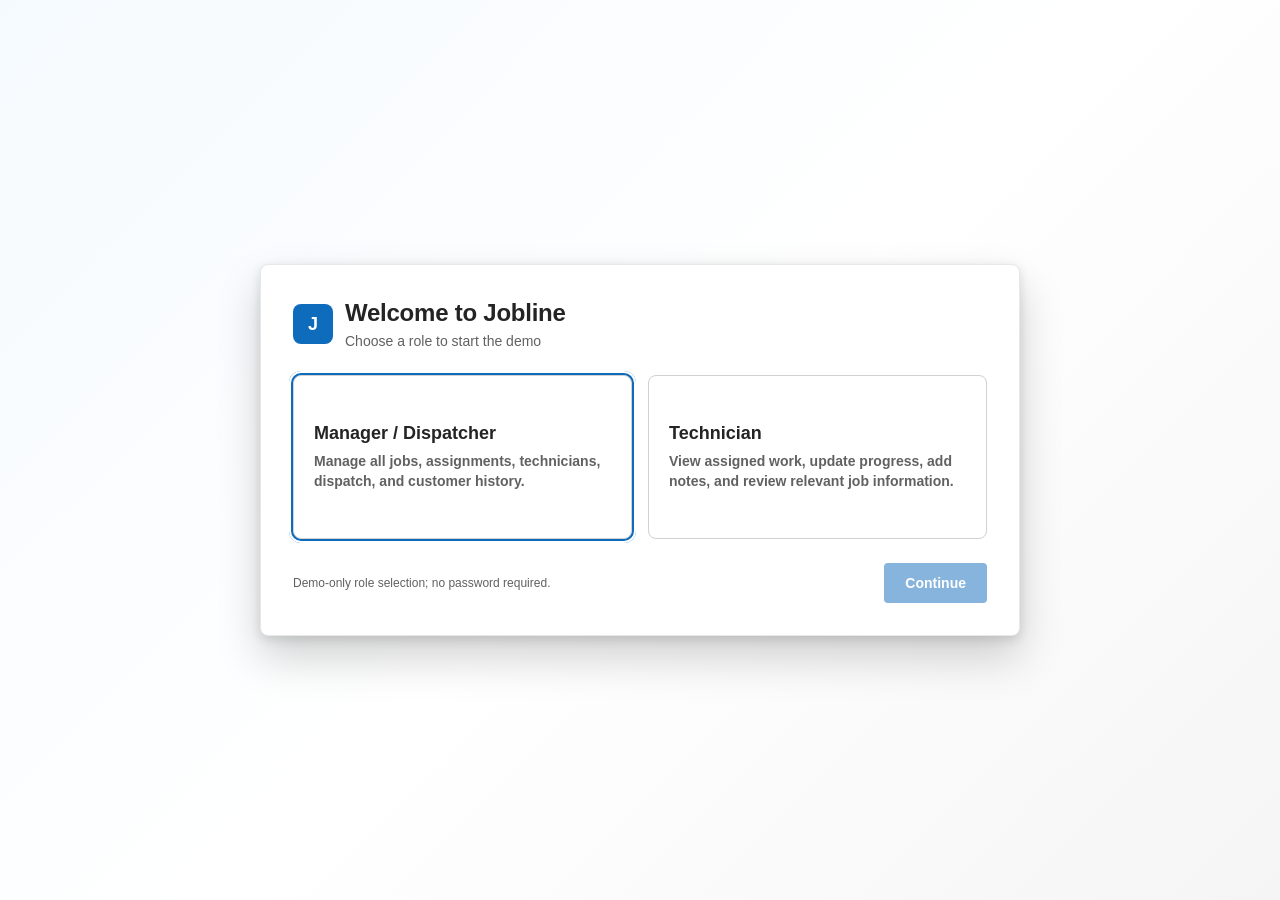
<file: job-detail-drawer.html>
<!doctype html>
<html>
<head>
<meta charset="utf-8">
<title>Jobline - Job Detail Drawer</title>
<link rel="stylesheet" href="fluent2-alignment.css">
<link rel="stylesheet" href="persona.css">
<link rel="stylesheet" href="operations-overview.css">
<link rel="stylesheet" href="accessibility.css">
<link rel="stylesheet" href="typography-consistency.css">
<link rel="stylesheet" href="app-shell.css?v=4">
<style>
:root{
  --brand:#0F6CBD;--brand-hover:#115EA3;--brand-pressed:#0B4F8A;
  --brand-tint-10:#F5FAFE;--brand-tint-20:#DEECF9;--brand-tint-30:#C7E0F4;
  --nbg1:#FFFFFF;--nbg2:#FAFAFA;--nbg3:#F5F5F5;--nbg-hover:#F0F0F0;
  --stroke1:#D1D1D1;--stroke2:#E8E8E8;
  --fg1:#242424;--fg2:#424242;--fg3:#616161;--fg-disabled:#BDBDBD;
  --danger-bg:#FDE7E9;--danger-fg:#C4314B;
  --warning-bg:#FFF4CE;--warning-fg:#9D5D00;
  --success-bg:#DFF6DD;--success-fg:#0E7C3F;
  --neutral-bg:#F0F0F0;--neutral-fg:#424242;
  --teal-bg:#D6F5E8;--teal-fg:#0B6A4A;--plum-bg:#F5E1EE;--plum-fg:#8B3A73;
  --shadow28:0 3.6px 10.8px rgba(0,0,0,.12),0 21.6px 43.2px rgba(0,0,0,.18);
  --font:"Segoe UI","Segoe UI Web",-apple-system,BlinkMacSystemFont,"Helvetica Neue",Arial,sans-serif;
}
*{box-sizing:border-box;}
.demo-hidden{display:none !important;}
body{margin:0;font-family:var(--font);color:var(--fg1);background:var(--nbg2);-webkit-font-smoothing:antialiased;}
a{color:var(--brand);text-decoration:none;}
button{font-family:var(--font);cursor:pointer;}
.rail-btn{width:40px;height:40px;border-radius:8px;border:none;background:transparent;color:var(--fg3);display:flex;align-items:center;justify-content:center;cursor:pointer;}
.rail-btn.active{background:var(--brand-tint-20);color:var(--brand);}
.chip{display:inline-flex;align-items:center;height:32px;padding:0 14px;border-radius:999px;border:none;background:transparent;color:var(--fg2);font-size:14px;font-weight:500;}
.chip.active{background:var(--brand-tint-20);color:var(--brand);font-weight:600;}
.ghost-btn{display:inline-flex;align-items:center;gap:6px;height:32px;padding:0 12px;border-radius:4px;border:none;background:transparent;color:var(--fg2);font-size:13px;font-weight:600;cursor:pointer;}
.icon-btn{width:32px;height:32px;border-radius:999px;border:1px solid var(--stroke1);background:var(--nbg1);color:var(--fg2);display:flex;align-items:center;justify-content:center;cursor:pointer;}
.badge{display:inline-flex;align-items:center;padding:3px 10px;border-radius:999px;font-size:12px;font-weight:600;line-height:16px;white-space:nowrap;}
.jq-row{display:grid;grid-template-columns:32px 158px minmax(200px,1fr) 128px 116px 168px 76px 64px 84px;gap:12px;align-items:center;padding:0 16px;height:52px;border-bottom:1px solid var(--stroke2);}
.jq-head{display:grid;grid-template-columns:32px 158px minmax(200px,1fr) 128px 116px 168px 76px 64px 84px;gap:12px;padding:0 16px;height:40px;align-items:center;border-bottom:1px solid var(--stroke2);}
.th{font-size:11px;font-weight:700;letter-spacing:.04em;text-transform:uppercase;color:var(--fg3);}
.avatar{border-radius:50%;display:flex;align-items:center;justify-content:center;font-weight:700;flex-shrink:0;}
.drawer-row{display:flex;align-items:flex-start;justify-content:space-between;padding:8px 0;gap:16px;}
.drawer-lbl{font-size:12px;color:var(--fg3);flex-shrink:0;width:120px;}
.drawer-val{font-size:14px;color:var(--fg1);text-align:right;font-weight:500;}
.sec-label{font-size:12px;font-weight:700;letter-spacing:.03em;text-transform:uppercase;color:var(--fg3);margin:0 0 10px;}
.edit-control{display:none;width:100%;min-height:34px;border:1px solid var(--stroke1);border-radius:6px;background:var(--nbg1);color:var(--fg1);padding:7px 9px;font:inherit;text-align:left;}
.drawer.editing .edit-control{display:block;}
.drawer.editing .editable-value{display:none;}
.drawer.editing .drawer-row{align-items:center;}
.drawer-message{display:none;margin:10px 0 0;padding:10px;border-radius:6px;background:var(--danger-bg);color:var(--danger-fg);font-size:12px;}
.drawer-message.show{display:block;}
.save-toast{position:absolute;right:24px;bottom:72px;background:var(--fg1);color:#fff;border-radius:8px;padding:11px 14px;box-shadow:var(--shadow28);font-size:13px;display:none;z-index:4;}
.save-toast.show{display:block;}
.drawer-scrim{position:fixed;inset:0;background:rgba(0,0,0,.40);}
.drawer{position:fixed!important;inset:0 0 0 auto!important;height:100dvh!important;width:min(480px,calc(100vw - 64px))!important;border-left:1px solid var(--colorNeutralStroke2);border-radius:8px 0 0 8px!important;overflow:hidden;}
.drawer-body{flex:1;min-height:0;overflow-y:auto;padding:0 24px 24px!important;scrollbar-gutter:stable;}
.drawer-header{position:sticky;top:0;z-index:3;margin:0 -24px 20px;padding:24px 24px 20px;background:var(--colorNeutralBackground1);border-bottom:1px solid var(--colorNeutralStroke2);}
.drawer-header .ops-drawer-link{display:inline-flex;margin-top:14px;}
.drawer-content-section{padding:0 0 20px;}
.drawer-footer{position:relative;z-index:3;justify-content:flex-start!important;min-height:64px;padding:16px 24px!important;background:var(--colorNeutralBackground1);box-shadow:0 -2px 4px rgba(0,0,0,.06);}
.drawer-footer .drawer-primary{background:var(--colorBrandBackground)!important;color:#fff!important;border:1px solid transparent!important;}
@media (max-width:1180px){ main{padding:20px !important;} .jq-table-wrap{overflow-x:auto;} .jq-row,.jq-head{width:1060px;} }
@media (max-width:760px){ .rail{width:56px !important;} .drawer{width:calc(100vw - 56px)!important;max-width:none!important;border-radius:0!important;} }
@media (max-width:620px),(min-resolution:3dppx){.drawer-header{position:static}.drawer-footer{position:static;box-shadow:none}.drawer-body{padding-bottom:8px!important}}
</style>
</head>
<body>
<div style="display:flex;width:100%;min-height:100dvh;background:var(--nbg2);position:relative;">
  <nav class="rail" style="width:64px;flex-shrink:0;background:#FFFFFF;border-right:1px solid var(--stroke2);display:flex;flex-direction:column;align-items:center;padding:16px 0;">
    <a href="index.html" style="width:32px;height:32px;border-radius:8px;background:var(--brand);display:flex;align-items:center;justify-content:center;color:#fff;font-weight:700;font-size:15px;">J</a>
    <div style="display:flex;flex-direction:column;gap:8px;margin-top:32px;">
      <a class="rail-btn active" href="index.html" title="Job Queue"><svg width="20" height="20" viewBox="0 0 20 20" fill="none"><rect x="3" y="4" width="3" height="3" rx="0.5" fill="currentColor"/><path d="M9 5.5H17" stroke="currentColor" stroke-width="1.5" stroke-linecap="round"/><rect x="3" y="8.5" width="3" height="3" rx="0.5" fill="currentColor"/><path d="M9 10H17" stroke="currentColor" stroke-width="1.5" stroke-linecap="round"/><rect x="3" y="13" width="3" height="3" rx="0.5" fill="currentColor"/><path d="M9 14.5H17" stroke="currentColor" stroke-width="1.5" stroke-linecap="round"/></svg></a>
      <a class="rail-btn" href="dispatch-board.html" title="Dispatch Board"><svg width="20" height="20" viewBox="0 0 20 20" fill="none"><rect x="3" y="3" width="6" height="14" rx="1.5" stroke="currentColor" stroke-width="1.5"/><rect x="11" y="3" width="6" height="8" rx="1.5" stroke="currentColor" stroke-width="1.5"/></svg></a>
      <a class="rail-btn" href="customers-list.html" title="Customers"><svg width="20" height="20" viewBox="0 0 20 20" fill="none"><circle cx="7.5" cy="7" r="2.5" stroke="currentColor" stroke-width="1.5"/><path d="M2.5 16c0-2.5 2.2-4 5-4s5 1.5 5 4" stroke="currentColor" stroke-width="1.5" stroke-linecap="round"/><circle cx="14.5" cy="6.5" r="2" stroke="currentColor" stroke-width="1.4"/><path d="M12.8 9.2c1.9-.3 4.7.6 4.7 3.3" stroke="currentColor" stroke-width="1.4" stroke-linecap="round"/></svg></a>
    </div>
    <div style="margin-top:auto;display:flex;flex-direction:column;align-items:center;gap:12px;">
      <button class="rail-btn demo-hidden" style="width:36px;height:36px;" title="Settings" aria-hidden="true"><svg width="18" height="18" viewBox="0 0 20 20" fill="none"><circle cx="10" cy="10" r="2.5" stroke="currentColor" stroke-width="1.4"/><path d="M10 2.5v2M10 15.5v2M17.5 10h-2M4.5 10h-2M15.4 4.6l-1.4 1.4M6 12.6l-1.4 1.4M15.4 15.4l-1.4-1.4M6 7.4L4.6 6" stroke="currentColor" stroke-width="1.3" stroke-linecap="round"/></svg></button>
      <div class="avatar" style="width:32px;height:32px;background:var(--plum-bg);color:var(--plum-fg);font-size:12px;">DK</div>
    </div>
  </nav>
  <main style="flex:1;min-width:0;padding:32px;display:flex;flex-direction:column;gap:16px;">
    <div style="display:flex;align-items:flex-start;justify-content:space-between;gap:24px;">
      <div>
        <h1 style="margin:0;font-size:24px;font-weight:600;color:var(--fg1);">Job Queue</h1>
        <p style="margin:4px 0 0;font-size:14px;color:var(--fg3);">9 open jobs across 3 technicians</p>
      </div>
      <div style="width:280px;height:36px;border:1px solid var(--stroke1);border-radius:8px;background:var(--nbg1);display:flex;align-items:center;gap:8px;padding:0 12px;color:var(--fg3);flex-shrink:0;">
        <svg width="16" height="16" viewBox="0 0 20 20" fill="none"><circle cx="9" cy="9" r="6" stroke="currentColor" stroke-width="1.5"/><path d="M17 17L13.5 13.5" stroke="currentColor" stroke-width="1.5" stroke-linecap="round"/></svg>
        <span style="font-size:14px;">Search jobs, customers...</span>
      </div>
    </div>
    <div style="display:flex;align-items:center;gap:4px;height:32px;">
      <button class="chip active">All</button>
      <button class="chip">Unassigned</button>
      <button class="chip">Scheduled</button>
      <button class="chip">In Progress</button>
      <button class="chip">Blocked</button>
      <button class="chip">Done</button>
    </div>
    <div style="display:flex;align-items:center;justify-content:space-between;padding-bottom:12px;border-bottom:1px solid var(--stroke2);">
      <div style="display:flex;align-items:center;gap:4px;">
        <button class="ghost-btn"><svg width="16" height="16" viewBox="0 0 20 20" fill="none"><path d="M4 6h8M4 10h8M4 14h5" stroke="currentColor" stroke-width="1.5" stroke-linecap="round"/><path d="M13 13l1.5 1.5L17 11" stroke="currentColor" stroke-width="1.5" stroke-linecap="round" stroke-linejoin="round"/></svg>Bulk Assign</button>
        <button class="ghost-btn demo-hidden" aria-hidden="true"><svg width="16" height="16" viewBox="0 0 20 20" fill="none"><path d="M10 13V4m0 0L6.5 7.5M10 4l3.5 3.5M4 14v2a1 1 0 001 1h10a1 1 0 001-1v-2" stroke="currentColor" stroke-width="1.5" stroke-linecap="round" stroke-linejoin="round"/></svg>Export</button>
        <div style="width:1px;height:24px;background:var(--stroke1);margin:0 12px;"></div>
      </div>
      <a href="new-job-form.html" style="display:inline-flex;align-items:center;gap:6px;height:36px;padding:0 16px;border-radius:4px;border:none;background:var(--brand);color:#fff;font-size:14px;font-weight:600;"><svg width="16" height="16" viewBox="0 0 20 20" fill="none"><path d="M10 4V16M4 10H16" stroke="currentColor" stroke-width="1.75" stroke-linecap="round"/></svg>New Job</a>
    </div>
    <div class="jq-table-wrap" style="background:var(--nbg1);border:1px solid var(--stroke2);border-radius:8px;overflow:hidden;">
      <div class="jq-head">
        <span class="th">&nbsp;</span><span class="th">Customer</span><span class="th">Description</span><span class="th">Type</span><span class="th">Stage</span><span class="th">Dispatch / Tech</span><span class="th" style="text-align:right;">Fee</span><span class="th" style="text-align:right;">Days</span><span class="th">Promised</span>
      </div>
      <div class="jq-row" style="background:var(--brand-tint-10);">
        <span style="width:8px;height:8px;border-radius:50%;background:#C4314B;display:inline-block;"></span>
        <span style="font-size:14px;font-weight:600;">Alvarez Family</span>
        <span style="font-size:13px;color:var(--fg2);">AC unit not cooling, urgent</span>
        <span style="font-size:13px;color:var(--fg3);">New Job</span>
        <span class="badge" style="background:var(--warning-bg);color:var(--warning-fg);">In Progress</span>
        <div style="display:flex;align-items:center;gap:8px;"><div class="avatar" style="width:22px;height:22px;font-size:10px;background:var(--brand-tint-20);color:var(--brand);">MR</div><span style="font-size:13px;color:var(--fg2);">Marcus Reyes</span></div>
        <span style="font-size:13px;font-weight:600;text-align:right;">$340</span>
        <span style="font-size:13px;color:var(--fg2);text-align:right;">1d</span>
        <span style="font-size:13px;color:var(--fg2);">Sep 3</span>
      </div>
      <div class="jq-row">
        <span style="width:8px;height:8px;border-radius:50%;background:#FFB900;display:inline-block;"></span>
        <span style="font-size:14px;font-weight:600;">Meadowbrook HOA</span>
        <span style="font-size:13px;color:var(--fg2);">Quarterly irrigation inspection</span>
        <span style="font-size:13px;color:var(--fg3);">Recurring Visit</span>
        <span class="badge" style="background:var(--brand-tint-20);color:var(--brand);">Scheduled</span>
        <div style="display:flex;align-items:center;gap:8px;"><div class="avatar" style="width:22px;height:22px;font-size:10px;background:var(--teal-bg);color:var(--teal-fg);">DK</div><span style="font-size:13px;color:var(--fg2);">Dana Kim</span></div>
        <span style="font-size:13px;font-weight:600;text-align:right;">$180</span>
        <span style="font-size:13px;color:var(--fg2);text-align:right;">2d</span>
        <span style="font-size:13px;color:var(--fg2);">Sep 2</span>
      </div>
      <div class="jq-row">
        <span style="width:8px;height:8px;border-radius:50%;background:#C4314B;display:inline-block;"></span>
        <span style="font-size:14px;font-weight:600;">Chen Residence</span>
        <span style="font-size:13px;color:var(--fg2);">Water heater leak in garage</span>
        <span style="font-size:13px;color:var(--fg3);">New Job</span>
        <span class="badge" style="background:var(--danger-bg);color:var(--danger-fg);">Blocked</span>
        <div style="display:flex;align-items:center;gap:8px;"><div style="width:22px;height:22px;border-radius:50%;border:1.5px dashed var(--stroke1);flex-shrink:0;"></div><span style="font-size:13px;color:var(--danger-fg);font-weight:600;">Unassigned</span></div>
        <span style="font-size:13px;font-weight:600;text-align:right;">$410</span>
        <span style="font-size:13px;color:var(--danger-fg);font-weight:600;text-align:right;">6d</span>
        <span style="font-size:13px;color:var(--fg2);">Sep 1</span>
      </div>
      <div class="jq-row">
        <span style="width:8px;height:8px;border-radius:50%;background:#616161;display:inline-block;"></span>
        <span style="font-size:14px;font-weight:600;">Rosalind Kerr</span>
        <span style="font-size:13px;color:var(--fg2);">Add second thermostat zone</span>
        <span style="font-size:13px;color:var(--fg3);">Change Request</span>
        <span class="badge" style="background:var(--brand-tint-20);color:var(--brand);">New</span>
        <div style="display:flex;align-items:center;gap:8px;"><div style="width:22px;height:22px;border-radius:50%;border:1.5px dashed var(--stroke1);flex-shrink:0;"></div><span style="font-size:13px;color:var(--danger-fg);font-weight:600;">Unassigned</span></div>
        <span style="font-size:13px;font-weight:600;text-align:right;">$95</span>
        <span style="font-size:13px;color:var(--fg2);text-align:right;">0d</span>
        <span style="font-size:13px;color:var(--fg-disabled);">TBD</span>
      </div>
      <div class="jq-row">
        <span style="width:8px;height:8px;border-radius:50%;background:#FFB900;display:inline-block;"></span>
        <span style="font-size:14px;font-weight:600;">Okafor &amp; Sons Bakery</span>
        <span style="font-size:13px;color:var(--fg2);">Monthly HVAC filter service</span>
        <span style="font-size:13px;color:var(--fg3);">Recurring Visit</span>
        <span class="badge" style="background:var(--brand-tint-20);color:var(--brand);">Scheduled</span>
        <div style="display:flex;align-items:center;gap:8px;"><div class="avatar" style="width:22px;height:22px;font-size:10px;background:var(--plum-bg);color:var(--plum-fg);">SP</div><span style="font-size:13px;color:var(--fg2);">Sana Patel</span></div>
        <span style="font-size:13px;font-weight:600;text-align:right;">$120</span>
        <span style="font-size:13px;color:var(--fg2);text-align:right;">3d</span>
        <span style="font-size:13px;color:var(--fg2);">Sep 3</span>
      </div>
      <div class="jq-row">
        <span style="width:8px;height:8px;border-radius:50%;background:#616161;display:inline-block;"></span>
        <span style="font-size:14px;font-weight:600;">Tobias Lindqvist</span>
        <span style="font-size:13px;color:var(--fg2);">Cancel fall gutter cleaning</span>
        <span style="font-size:13px;color:var(--fg3);">Cancellation</span>
        <span class="badge" style="background:var(--success-bg);color:var(--success-fg);">Done</span>
        <div style="display:flex;align-items:center;gap:8px;"><div class="avatar" style="width:22px;height:22px;font-size:10px;background:var(--brand-tint-20);color:var(--brand);">MR</div><span style="font-size:13px;color:var(--fg2);">Marcus Reyes</span></div>
        <span style="font-size:13px;font-weight:600;text-align:right;">$0</span>
        <span style="font-size:13px;color:var(--fg2);text-align:right;">5d</span>
        <span style="font-size:13px;color:var(--fg2);">Aug 28</span>
      </div>
      <div class="jq-row">
        <span style="width:8px;height:8px;border-radius:50%;background:#C4314B;display:inline-block;"></span>
        <span style="font-size:14px;font-weight:600;">Dana Whitfield</span>
        <span style="font-size:13px;color:var(--fg2);">Furnace won't ignite</span>
        <span style="font-size:13px;color:var(--fg3);">New Job</span>
        <span class="badge" style="background:var(--warning-bg);color:var(--warning-fg);">In Progress</span>
        <div style="display:flex;align-items:center;gap:8px;"><div class="avatar" style="width:22px;height:22px;font-size:10px;background:var(--teal-bg);color:var(--teal-fg);">DK</div><span style="font-size:13px;color:var(--fg2);">Dana Kim</span></div>
        <span style="font-size:13px;font-weight:600;text-align:right;">$275</span>
        <span style="font-size:13px;color:var(--fg2);text-align:right;">1d</span>
        <span style="font-size:13px;color:var(--fg2);">Sep 3</span>
      </div>
      <div class="jq-row">
        <span style="width:8px;height:8px;border-radius:50%;background:#FFB900;display:inline-block;"></span>
        <span style="font-size:14px;font-weight:600;">Priya Natarajan</span>
        <span style="font-size:13px;color:var(--fg2);">Replace kitchen faucet</span>
        <span style="font-size:13px;color:var(--fg3);">New Job</span>
        <span class="badge" style="background:var(--success-bg);color:var(--success-fg);">Done</span>
        <div style="display:flex;align-items:center;gap:8px;"><div class="avatar" style="width:22px;height:22px;font-size:10px;background:var(--plum-bg);color:var(--plum-fg);">SP</div><span style="font-size:13px;color:var(--fg2);">Sana Patel</span></div>
        <span style="font-size:13px;font-weight:600;text-align:right;">$210</span>
        <span style="font-size:13px;color:var(--fg2);text-align:right;">4d</span>
        <span style="font-size:13px;color:var(--fg2);">Aug 27</span>
      </div>
      <div class="jq-row" style="border-bottom:none;">
        <span style="width:8px;height:8px;border-radius:50%;background:#616161;display:inline-block;"></span>
        <span style="font-size:14px;font-weight:600;">Marcus Webb</span>
        <span style="font-size:13px;color:var(--fg2);">Reschedule sprinkler tune-up</span>
        <span style="font-size:13px;color:var(--fg3);">Change Request</span>
        <span class="badge" style="background:var(--brand-tint-20);color:var(--brand);">New</span>
        <div style="display:flex;align-items:center;gap:8px;"><div style="width:22px;height:22px;border-radius:50%;border:1.5px dashed var(--stroke1);flex-shrink:0;"></div><span style="font-size:13px;color:var(--danger-fg);font-weight:600;">Unassigned</span></div>
        <span style="font-size:13px;font-weight:600;text-align:right;">$150</span>
        <span style="font-size:13px;color:var(--fg2);text-align:right;">2d</span>
        <span style="font-size:13px;color:var(--fg2);">Sep 5</span>
      </div>
    </div>
  </main>

  <div class="drawer-scrim" aria-hidden="true"></div>

  <aside class="drawer" role="dialog" aria-modal="true" aria-labelledby="drawerCustomerName" style="position:absolute;top:0;right:0;height:100%;width:440px;background:#fff;border-radius:8px 0 0 8px;box-shadow:var(--shadow28);display:flex;flex-direction:column;">
    <div class="drawer-body" style="padding:24px 24px 0;flex:1;min-height:0;overflow-y:auto;">
      <header class="drawer-header">
      <div style="display:flex;align-items:flex-start;justify-content:space-between;">
        <div>
          <h2 style="margin:0;font-size:18px;font-weight:600;"><a id="drawerCustomerName" href="customer-detail.html" style="color:var(--fg1);">Alvarez Family</a></h2>
          <p id="drawerJobMeta" style="margin:4px 0 0;font-size:12px;color:var(--fg3);">Job #JB-2041 &middot; New Job</p>
        </div>
        <a href="index.html" aria-label="Close job details" style="width:32px;height:32px;border-radius:4px;color:var(--fg3);display:flex;align-items:center;justify-content:center;">
          <svg aria-hidden="true" width="20" height="20" viewBox="0 0 20 20" fill="currentColor">
            <path d="M4.09 4.09a.75.75 0 0 1 1.06 0L10 8.94l4.85-4.85a.75.75 0 1 1 1.06 1.06L11.06 10l4.85 4.85a.75.75 0 1 1-1.06 1.06L10 11.06l-4.85 4.85a.75.75 0 1 1-1.06-1.06L8.94 10 4.09 5.15a.75.75 0 0 1 0-1.06Z"/>
          </svg>
        </a>
      </div>
      <div style="display:flex;gap:8px;margin-top:12px;">
        <span class="badge" id="drawerStageBadge" style="background:var(--warning-bg);color:var(--warning-fg);">In Progress</span>
        <span class="badge" id="drawerPriorityBadge" style="background:var(--danger-bg);color:var(--danger-fg);">High priority</span>
      </div>
      <a class="ops-drawer-link" href="dispatch-board.html">View on Dispatch Board →</a>
      </header>

      <h3 class="sec-label">Job Info</h3>
      <div class="drawer-row"><span class="drawer-lbl">Description</span><span class="drawer-val" id="drawerDescriptionValue"></span></div>
      <div class="drawer-row"><span class="drawer-lbl">Type</span><span class="drawer-val" id="drawerTypeValue">New Job</span></div>
      <div class="drawer-row"><span class="drawer-lbl">Created</span><span class="drawer-val" id="drawerCreatedValue">Sep 1, 2026 · 8:10 AM</span></div>
      <div class="drawer-row"><span class="drawer-lbl">Priority</span><span class="drawer-val" style="flex:1;"><strong class="editable-value" id="priorityValue">High</strong><select class="edit-control" id="priorityInput"><option>Low</option><option>Medium</option><option selected>High</option></select></span></div>
      <div class="drawer-row"><span class="drawer-lbl">Promised date</span><span class="drawer-val" style="flex:1;"><strong class="editable-value" id="promisedValue">Sep 3, 2026 &middot; 12-4 PM</strong><div class="edit-control" style="padding:0;border:0;"><input id="promisedDateInput" aria-label="Promised date" type="date" value="2026-09-03" style="width:100%;height:34px;border:1px solid var(--stroke1);border-radius:6px;padding:0 9px;"><select id="promisedTimeInput" aria-label="Promised time window" style="width:100%;height:34px;margin-top:6px;border:1px solid var(--stroke1);border-radius:6px;padding:0 9px;"><option>8 AM-12 PM</option><option selected>12-4 PM</option><option>Any time</option></select></div></span></div>
      <div class="drawer-row"><span class="drawer-lbl">Street</span><span class="drawer-val" style="flex:1;"><strong class="editable-value" id="streetValue"></strong><input class="edit-control" id="streetInput"></span></div>
      <div class="drawer-row"><span class="drawer-lbl">City</span><span class="drawer-val" style="flex:1;"><strong class="editable-value" id="cityValue"></strong><input class="edit-control" id="cityInput"></span></div>
      <div class="drawer-row"><span class="drawer-lbl">State</span><span class="drawer-val" style="flex:1;"><strong class="editable-value" id="stateValue"></strong><input class="edit-control" id="stateInput" maxlength="2"></span></div>
      <div class="drawer-row"><span class="drawer-lbl">ZIP</span><span class="drawer-val" style="flex:1;"><strong class="editable-value" id="zipValue"></strong><input class="edit-control" id="zipInput"></span></div>

      <div style="height:1px;background:var(--stroke2);margin:20px 0;"></div>
      <h3 class="sec-label">Assigned Technician</h3>
      <div style="display:flex;align-items:center;justify-content:space-between;">
        <div style="display:flex;align-items:center;gap:10px;">
          <div class="avatar" id="drawerTechAvatar" style="width:40px;height:40px;font-size:14px;background:var(--brand-tint-20);color:var(--brand);">MR</div>
          <div>
            <div id="drawerTechName" style="font-size:14px;font-weight:600;color:var(--fg1);">Marcus Reyes</div>
            <div style="font-size:12px;color:var(--fg3);">Senior HVAC Tech</div>
          </div>
        </div>
        <button class="ghost-btn" id="drawerReassignButton" type="button" style="color:var(--brand);">Reassign</button>
      </div>
      <div id="drawerReassignControls" style="display:none;margin-top:12px;gap:8px;align-items:center;"><select id="drawerTechnicianInput" style="height:34px;flex:1;border:1px solid var(--stroke1);border-radius:6px;padding:0 9px;"><option>Marcus Reyes</option><option>Dana Kim</option><option>Sana Patel</option></select><button class="ghost-btn" id="drawerReassignSave" type="button" style="background:var(--brand);color:#fff;">Save</button></div>
      <p class="drawer-message" id="drawerReassignMessage">This job is already assigned and in progress. Update its status before reassigning it.</p>

      <div style="height:1px;background:var(--stroke2);margin:20px 0;"></div>
      <h3 class="sec-label">Pricing</h3>
      <div class="drawer-row"><span class="drawer-lbl">Job fee</span><span class="drawer-val" style="font-size:16px;font-weight:700;flex:1;"><strong class="editable-value" id="feeValue">$340.00</strong><input class="edit-control" id="feeInput" type="number" min="0" step="1" value="340"></span></div>
      <p style="margin:4px 0 0;font-size:12px;color:var(--fg3);text-align:right;">Diagnostic + repair, parts not included</p>

      <div style="height:1px;background:var(--stroke2);margin:20px 0;"></div>
      <h3 class="sec-label">Notes &amp; Activity</h3>
      <div id="drawerActivity" style="display:flex;flex-direction:column;gap:14px;"></div>
      <div style="display:flex;gap:8px;margin:14px 0 20px;"><input id="drawerNoteInput" aria-label="Add a job note" placeholder="Add a note" style="height:34px;flex:1;border:1px solid var(--stroke1);border-radius:6px;padding:0 9px;"><button class="ghost-btn" id="drawerAddNote" type="button" style="background:var(--brand);color:#fff;">Add</button></div>
    </div>
    <footer class="drawer-footer" style="flex-shrink:0;border-top:1px solid var(--stroke2);padding:16px 24px;display:flex;justify-content:flex-end;gap:8px;">
      <button class="ghost-btn drawer-primary" id="drawerSaveButton" type="button" style="display:none;background:var(--brand);color:#fff;">Save changes</button>
      <button class="ghost-btn" id="drawerCancelEdit" type="button" style="display:none;">Cancel</button>
      <button class="ghost-btn" id="drawerEditButton" type="button" style="border:1px solid var(--stroke1);">Edit</button>
    </footer>
    <div class="save-toast" id="drawerToast" role="status">Job details saved</div>
  </aside>
</div>
<script>
(() => {
  const drawer = document.querySelector('.drawer');
  const storageKey = 'jobline-job-updates';
  const editButton = document.getElementById('drawerEditButton');
  const cancelButton = document.getElementById('drawerCancelEdit');
  const saveButton = document.getElementById('drawerSaveButton');
  document.addEventListener('keydown', event => {
    if (event.key !== 'Escape') return;
    event.preventDefault();
    if (drawer.classList.contains('editing')) cancelButton.click();
    else window.location.href = 'index.html';
  });
  const toast = document.getElementById('drawerToast');
  const techProfiles = {
    'Marcus Reyes': { initials: 'MR', bg: 'var(--brand-tint-20)', color: 'var(--brand)' },
    'Dana Kim': { initials: 'DK', bg: 'var(--teal-bg)', color: 'var(--teal-fg)' },
    'Sana Patel': { initials: 'SP', bg: 'var(--plum-bg)', color: 'var(--plum-fg)' }
  };
  const jobs = {
    'Alvarez Family': { id: 'JB-2041', type: 'New Job', stage: 'In Progress', priority: 'High', fee: 340, promisedDate: '2026-09-03', promisedTime: '12-4 PM', address: '214 Sycamore Lane, Unit B, Fairview Heights', technician: 'Marcus Reyes' },
    'Meadowbrook HOA': { id: 'JB-2038', type: 'Recurring Visit', stage: 'Scheduled', priority: 'Medium', fee: 180, promisedDate: '2026-09-02', promisedTime: '8 AM-12 PM', address: '880 Meadowbrook Drive, Fairview Heights', technician: 'Dana Kim' },
    'Chen Residence': { id: 'JB-2034', type: 'New Job', stage: 'Blocked', priority: 'High', fee: 410, promisedDate: '2026-09-01', promisedTime: 'Any time', address: '47 Harbor View Court, Fairview Heights', technician: 'Unassigned' },
    'Rosalind Kerr': { id: 'JB-2046', type: 'Change Request', stage: 'New', priority: 'Low', fee: 95, promisedDate: '2026-09-10', promisedTime: 'Any time', address: '19 Wren Street, Fairview Heights', technician: 'Unassigned' },
    'Okafor & Sons Bakery': { id: 'JB-2032', type: 'Recurring Visit', stage: 'Scheduled', priority: 'Medium', fee: 120, promisedDate: '2026-09-03', promisedTime: '8 AM-12 PM', address: '302 Market Street, Fairview Heights', technician: 'Sana Patel' },
    'Tobias Lindqvist': { id: 'JB-2029', type: 'Cancellation', stage: 'Done', priority: 'Low', fee: 0, promisedDate: '2026-08-28', promisedTime: 'Any time', address: '61 Alder Avenue, Fairview Heights', technician: 'Marcus Reyes' },
    'Dana Whitfield': { id: 'JB-2042', type: 'New Job', stage: 'In Progress', priority: 'High', fee: 275, promisedDate: '2026-09-03', promisedTime: '12-4 PM', address: '725 Northgate Road, Fairview Heights', technician: 'Dana Kim' },
    'Priya Natarajan': { id: 'JB-2027', type: 'New Job', stage: 'Done', priority: 'Medium', fee: 210, promisedDate: '2026-08-27', promisedTime: '8 AM-12 PM', address: '146 Willow Bend, Fairview Heights', technician: 'Sana Patel' },
    'Marcus Webb': { id: 'JB-2040', type: 'Change Request', stage: 'New', priority: 'Low', fee: 150, promisedDate: '2026-09-05', promisedTime: 'Any time', address: '930 Crestline Way, Fairview Heights', technician: 'Unassigned' }
  };
  const baseDescriptions = { 'Alvarez Family':'AC unit not cooling, urgent', 'Meadowbrook HOA':'Quarterly irrigation inspection', 'Chen Residence':'Water heater leak in garage', 'Rosalind Kerr':'Add second thermostat zone', 'Okafor & Sons Bakery':'Monthly HVAC filter service', 'Tobias Lindqvist':'Cancel fall gutter cleaning', 'Dana Whitfield':"Furnace won't ignite", 'Priya Natarajan':'Replace kitchen faucet', 'Marcus Webb':'Reschedule sprinkler tune-up' };
  Object.entries(baseDescriptions).forEach(([name, description]) => jobs[name].description = description);
  const params = new URLSearchParams(window.location.search);
  const requestedCustomer = params.get('customer');
  const requestedJobKey = params.get('job');
  let createdJob = null;
  try { createdJob = JSON.parse(localStorage.getItem('jobline-created-jobs') || '[]').find(job => job.id === requestedJobKey) || null; } catch {}
  let historyJob = null;
  try { historyJob = JSON.parse(localStorage.getItem('jobline-history-jobs') || '{}')[requestedJobKey] || null; } catch {}
  const selectedJob = createdJob || historyJob;
  const customer = selectedJob?.customer || (jobs[requestedCustomer] ? requestedCustomer : 'Alvarez Family');
  const jobKey = selectedJob?.id || customer;
  if (selectedJob) jobs[customer] = { ...(jobs[customer] || { id:selectedJob.id, type:selectedJob.type, stage:'New', priority:'Medium', fee:0, promisedDate:'', promisedTime:'Any time', address:'', technician:'Unassigned' }), ...selectedJob, promisedDate:selectedJob.promised || selectedJob.promisedDate || jobs[customer]?.promisedDate || '', promisedTime:selectedJob.time || selectedJob.promisedTime || 'Any time' };

  function escapeHtml(value) { return String(value ?? '').replace(/[&<>"']/g, char => ({'&':'&amp;','<':'&lt;','>':'&gt;','"':'&quot;',"'":'&#39;'}[char])); }
  if (selectedJob) {
    const record = { ...jobs[customer], ...(readUpdates()[jobKey] || {}) };
    const priorityColor = record.priority === 'High' ? '#C4314B' : record.priority === 'Medium' ? '#FFB900' : '#616161';
    const stageColors = { 'New':['var(--brand-tint-20)','var(--brand)'], 'Scheduled':['var(--brand-tint-20)','var(--brand)'], 'In Progress':['var(--warning-bg)','var(--warning-fg)'], 'Blocked':['var(--danger-bg)','var(--danger-fg)'], 'Done':['var(--success-bg)','var(--success-fg)'], 'Unassigned':['var(--neutral-bg)','var(--neutral-fg)'] };
    const colors = stageColors[record.stage] || stageColors.Unassigned;
    const profile = techProfiles[record.technician];
    const tech = profile ? `<div class="avatar" style="width:22px;height:22px;font-size:10px;background:${profile.bg};color:${profile.color};">${profile.initials}</div><span style="font-size:13px;color:var(--fg2);">${escapeHtml(record.technician)}</span>` : '<div style="width:22px;height:22px;border-radius:50%;border:1.5px dashed var(--stroke1);"></div><span style="font-size:13px;color:var(--danger-fg);font-weight:600;">Unassigned</span>';
    const promised = record.promisedShort || (record.promisedDate ? new Date(`${record.promisedDate}T12:00:00`).toLocaleDateString('en-US', { month:'short', day:'numeric' }) : 'TBD');
    const row = document.createElement('div');
    row.className = 'jq-row';
    row.dataset.jobKey = jobKey;
    row.style.background = 'var(--brand-tint-10)';
    row.innerHTML = `<span style="width:8px;height:8px;border-radius:50%;background:${priorityColor};"></span><span style="font-size:14px;font-weight:600;">${escapeHtml(customer)}</span><span style="font-size:13px;color:var(--fg2);white-space:nowrap;overflow:hidden;text-overflow:ellipsis;">${escapeHtml(record.description)}</span><span style="font-size:13px;color:var(--fg3);">${escapeHtml(record.type)}</span><span class="badge" style="background:${colors[0]};color:${colors[1]};">${escapeHtml(record.stage)}</span><div style="display:flex;align-items:center;gap:8px;">${tech}</div><span style="font-size:13px;font-weight:600;text-align:right;">$${Number(record.fee || 0).toLocaleString()}</span><span style="font-size:13px;color:var(--fg2);text-align:right;">${record.daysOpen || 0}d</span><span style="font-size:13px;color:var(--fg2);">${escapeHtml(promised)}</span>`;
    const table = document.querySelector('main .jq-table-wrap');
    table.insertBefore(row, table.children[1]);
    const subtitle = document.querySelector('main h1 + p');
    if (subtitle) subtitle.textContent = `${table.querySelectorAll('.jq-row').length} jobs across 3 technicians`;
  }

  function readUpdates() {
    try {
      const updates = JSON.parse(localStorage.getItem(storageKey) || '{}');
      Object.values(updates).forEach(update => { if (update.stage === 'New Lead' || update.stage === 'Unassigned') update.stage = 'New'; });
      return updates;
    }
    catch { return {}; }
  }

  function writeUpdates(updates) {
    try { localStorage.setItem(storageKey, JSON.stringify(updates)); }
    catch { /* Values remain visible for this session. */ }
  }

  function formatPromised(dateValue, timeValue) {
    if (!dateValue) return 'TBD';
    const date = new Date(`${dateValue}T12:00:00`);
    return `${date.toLocaleDateString('en-US', { month: 'short', day: 'numeric', year: 'numeric' })} · ${timeValue}`;
  }

  function setStageBadge(stage) {
    const badge = document.getElementById('drawerStageBadge');
    const styles = {
      'In Progress': ['var(--warning-bg)', 'var(--warning-fg)'],
      'Scheduled': ['var(--brand-tint-20)', 'var(--brand)'],
      'Blocked': ['var(--danger-bg)', 'var(--danger-fg)'],
      'Done': ['var(--success-bg)', 'var(--success-fg)'],
      'Unassigned': ['var(--neutral-bg)', 'var(--neutral-fg)']
      ,'New': ['var(--brand-tint-20)', 'var(--brand)']
    };
    const colors = styles[stage] || styles['Unassigned'];
    badge.textContent = stage;
    badge.style.background = colors[0];
    badge.style.color = colors[1];
  }

  function setTechnician(name) {
    const profile = techProfiles[name];
    const avatar = document.getElementById('drawerTechAvatar');
    document.getElementById('drawerTechName').textContent = name;
    if (profile) {
      avatar.textContent = profile.initials;
      avatar.style.background = profile.bg;
      avatar.style.color = profile.color;
      avatar.style.border = 'none';
      document.getElementById('drawerTechnicianInput').value = name;
    } else {
      avatar.textContent = '—';
      avatar.style.background = 'transparent';
      avatar.style.color = 'var(--fg3)';
      avatar.style.border = '1.5px dashed var(--stroke1)';
    }
  }

  function showToast(message) {
    toast.textContent = message;
    toast.classList.add('show');
    window.setTimeout(() => toast.classList.remove('show'), 2600);
  }

  function addressParts(record) {
    if (record.street) return { street:record.street, city:record.city || '', state:record.state || '', zip:record.zip || '' };
    const known = {
      'Alvarez Family':['214 Sycamore Lane, Unit B','Fairview Heights','IL','60443'], 'Meadowbrook HOA':['880 Meadowbrook Drive','Fairview Heights','IL','60443'],
      'Chen Residence':['47 Harbor View Court','Fairview Heights','IL','60443'], 'Rosalind Kerr':['19 Wren Street','Fairview Heights','IL','60443'],
      'Okafor & Sons Bakery':['302 Market Street','Fairview Heights','IL','60443'], 'Tobias Lindqvist':['61 Alder Avenue','Fairview Heights','IL','60443'],
      'Dana Whitfield':['725 Northgate Road','Fairview Heights','IL','60443'], 'Priya Natarajan':['146 Willow Bend','Fairview Heights','IL','60443'],
      'Marcus Webb':['930 Crestline Way','Fairview Heights','IL','60443']
    }[customer];
    if (known) return { street:known[0], city:known[1], state:known[2], zip:known[3] };
    const parts = String(record.address || '').split(',').map(part => part.trim()).filter(Boolean);
    const stateZip = (parts.pop() || '').match(/^([A-Za-z]{2})\s+(\d{5}(?:-\d{4})?)$/);
    const city = parts.pop() || '';
    return { street:parts.join(', '), city, state:stateZip?.[1] || '', zip:stateZip?.[2] || '' };
  }

  const activityKey = 'jobline-job-activity';
  function readActivity() { try { return JSON.parse(localStorage.getItem(activityKey) || '[]'); } catch { return []; } }
  function normalizeActivityAuthors(items) {
    const assignedTechnician = (readUpdates()[jobKey] || {}).technician || jobs[customer]?.technician || '';
    let changed = false;
    const normalized = items.map(item => {
      const firstName = String(assignedTechnician).split(/\s+/)[0];
      const looksManagerAddressed = firstName && new RegExp(`^${firstName}\\s*[-,:]`, 'i').test(String(item.text || '').trim());
      if (item.jobKey === jobKey && item.author === assignedTechnician && looksManagerAddressed) {
        changed = true;
        return { ...item, author:'Manager / Dispatcher' };
      }
      return item;
    });
    if (changed) localStorage.setItem(activityKey, JSON.stringify(normalized));
    return normalized;
  }
  function currentActivityAuthor() {
    const role = localStorage.getItem('jobline-demo-persona');
    return role === 'technician' ? (localStorage.getItem('jobline-demo-technician') || 'Technician') : 'Manager / Dispatcher';
  }
  function addActivity(text, author = currentActivityAuthor()) {
    const items = readActivity();
    items.unshift({ id:`activity-${Date.now()}`, jobKey, customer, text, author, createdAt:new Date().toISOString() });
    localStorage.setItem(activityKey, JSON.stringify(items));
    renderActivity();
  }
  function renderActivity() {
    const container = document.getElementById('drawerActivity');
    const items = normalizeActivityAuthors(readActivity()).filter(item => item.jobKey === jobKey);
    if (!items.length) { container.innerHTML = '<p style="margin:0;font-size:13px;color:var(--fg3);">No notes or activity yet.</p>'; return; }
    container.innerHTML = items.map(item => { const initials = item.author === 'System' ? 'S' : String(item.author || 'Team').split(/\s+/).map(part => part[0]).join('').slice(0,2).toUpperCase(); return `<div style="display:flex;gap:10px;"><div class="avatar" style="width:26px;height:26px;font-size:9px;background:var(--brand-tint-20);color:var(--brand);">${initials}</div><div><div style="display:flex;gap:8px;align-items:baseline;"><strong style="font-size:12px;">${item.author}</strong><span style="font-size:11px;color:var(--fg3);">${new Date(item.createdAt).toLocaleString('en-US', { month:'short', day:'numeric', hour:'numeric', minute:'2-digit' })}</span></div><p style="margin:3px 0 0;font-size:13px;color:var(--fg2);">${String(item.text).replace(/[&<>]/g, char => ({'&':'&amp;','<':'&lt;','>':'&gt;'}[char]))}</p></div></div>`; }).join('');
  }

  function applyRecordValues() {
    const base = jobs[customer];
    const saved = readUpdates()[jobKey] || {};
    const record = { ...base, ...saved };
    const promisedLabel = record.promisedLabel || formatPromised(record.promisedDate, record.promisedTime);
    document.getElementById('drawerCustomerName').textContent = customer;
    document.getElementById('drawerCustomerName').href = `customer-detail.html?customer=${encodeURIComponent(customer)}`;
    document.getElementById('drawerJobMeta').textContent = `Job #${record.id} · ${record.type}`;
    document.getElementById('drawerDescriptionValue').textContent = record.description || 'No description';
    document.getElementById('drawerTypeValue').textContent = record.type;
    document.getElementById('drawerCreatedValue').textContent = record.createdAt ? new Date(record.createdAt).toLocaleString('en-US', { month:'short', day:'numeric', year:'numeric', hour:'numeric', minute:'2-digit' }) : 'Created before Sep 2026';
    setStageBadge(record.stage);
    document.getElementById('priorityValue').textContent = record.priority;
    document.getElementById('priorityInput').value = record.priority;
    document.getElementById('drawerPriorityBadge').textContent = `${record.priority} priority`;
    document.getElementById('promisedValue').textContent = promisedLabel;
    document.getElementById('promisedDateInput').value = record.promisedDate;
    document.getElementById('promisedTimeInput').value = record.promisedTime;
    const parts = addressParts(record);
    ['street','city','state','zip'].forEach(field => {
      document.getElementById(`${field}Value`).textContent = parts[field] || '—';
      document.getElementById(`${field}Input`).value = parts[field] || '';
    });
    document.getElementById('feeValue').textContent = `$${Number(record.fee).toFixed(2)}`;
    document.getElementById('feeInput').value = record.fee;
    setTechnician(record.technician);
    document.querySelectorAll('main .jq-row').forEach(row => {
      const isCurrent = selectedJob ? row.dataset.jobKey === jobKey : row.children[1]?.textContent.trim() === customer;
      row.style.background = isCurrent ? 'var(--brand-tint-10)' : '';
      if (!isCurrent) return;
      const rowStageColors = { 'New':['var(--brand-tint-20)','var(--brand)'], 'Scheduled':['var(--brand-tint-20)','var(--brand)'], 'In Progress':['var(--warning-bg)','var(--warning-fg)'], 'Blocked':['var(--danger-bg)','var(--danger-fg)'], 'Done':['var(--success-bg)','var(--success-fg)'] };
      const rowStageColor = rowStageColors[record.stage] || rowStageColors.New;
      row.children[2].textContent = record.description || 'No description';
      row.children[3].textContent = record.type || 'New Job';
      row.children[4].textContent = record.stage || 'New';
      row.children[4].style.background = rowStageColor[0];
      row.children[4].style.color = rowStageColor[1];
      const profile = techProfiles[record.technician];
      if (profile) row.children[5].innerHTML = `<div class="avatar" style="width:22px;height:22px;font-size:10px;background:${profile.bg};color:${profile.color};">${profile.initials}</div><span style="font-size:13px;color:var(--fg2);">${record.technician}</span>`;
      else row.children[5].innerHTML = '<div style="width:22px;height:22px;border-radius:50%;border:1.5px dashed var(--stroke1);flex-shrink:0;"></div><span style="font-size:13px;color:var(--danger-fg);font-weight:600;">Unassigned</span>';
      row.children[6].textContent = `$${Number(record.fee).toLocaleString()}`;
      row.children[8].textContent = new Date(`${record.promisedDate}T12:00:00`).toLocaleDateString('en-US', { month: 'short', day: 'numeric' });
      row.children[0].style.background = record.priority === 'High' ? '#C4314B' : record.priority === 'Medium' ? '#FFB900' : '#616161';
    });
  }

  function setEditing(editing) {
    drawer.classList.toggle('editing', editing);
    editButton.style.display = editing ? 'none' : 'inline-flex';
    cancelButton.style.display = editing ? 'inline-flex' : 'none';
    saveButton.style.display = editing ? 'inline-flex' : 'none';
  }

  editButton.addEventListener('click', () => setEditing(true));
  cancelButton.addEventListener('click', () => { applyRecordValues(); setEditing(false); });
  saveButton.addEventListener('click', () => {
    const priority = document.getElementById('priorityInput').value;
    const fee = document.getElementById('feeInput').value;
    const promisedDate = document.getElementById('promisedDateInput').value;
    const promisedTime = document.getElementById('promisedTimeInput').value;
    const street = document.getElementById('streetInput').value.trim();
    const city = document.getElementById('cityInput').value.trim();
    const state = document.getElementById('stateInput').value.trim().toUpperCase();
    const zip = document.getElementById('zipInput').value.trim();
    const address = `${street}, ${city}, ${state} ${zip}`;
    const promisedLabel = formatPromised(promisedDate, promisedTime);
    const priorityColor = priority === 'High' ? '#C4314B' : priority === 'Medium' ? '#FFB900' : '#616161';
    const updates = readUpdates();
    updates[jobKey] = { ...(updates[jobKey] || {}), priority, priorityColor, fee, promisedDate, promisedTime, promisedLabel, promisedShort: new Date(`${promisedDate}T12:00:00`).toLocaleDateString('en-US', { month: 'short', day: 'numeric' }), street, city, state, zip, address };
    writeUpdates(updates);
    document.getElementById('priorityValue').textContent = priority;
    document.getElementById('drawerPriorityBadge').textContent = `${priority} priority`;
    document.getElementById('feeValue').textContent = `$${Number(fee).toFixed(2)}`;
    document.getElementById('promisedValue').textContent = promisedLabel;
    ['street','city','state','zip'].forEach(field => document.getElementById(`${field}Value`).textContent = ({street,city,state,zip})[field] || '—');
    setEditing(false);
    addActivity('Job details updated.', 'System');
    showToast('Job details saved — the queue will reflect these changes.');
  });

  document.getElementById('drawerReassignButton').addEventListener('click', () => {
    const record = { ...jobs[customer], ...(readUpdates()[jobKey] || {}) };
    const message = document.getElementById('drawerReassignMessage');
    const controls = document.getElementById('drawerReassignControls');
    if (record.stage === 'In Progress') {
      message.textContent = 'This job is already assigned and in progress. Update its status before reassigning it.';
      message.classList.add('show');
      controls.style.display = 'none';
    } else if (record.stage === 'Done') {
      message.textContent = 'Completed jobs cannot be reassigned.';
      message.classList.add('show');
      controls.style.display = 'none';
    } else {
      message.classList.remove('show');
      controls.style.display = 'flex';
    }
  });

  document.getElementById('drawerReassignSave').addEventListener('click', () => {
    const name = document.getElementById('drawerTechnicianInput').value;
    const profile = techProfiles[name];
    const updates = readUpdates();
    const currentStage = { ...jobs[customer], ...(updates[jobKey] || {}) }.stage;
    updates[jobKey] = { ...(updates[jobKey] || {}), technician: name, ...profile, ...((currentStage === 'New' || currentStage === 'Unassigned') ? { stage:'Scheduled' } : {}) };
    writeUpdates(updates);
    applyRecordValues();
    document.getElementById('drawerReassignControls').style.display = 'none';
    addActivity(`Technician assigned to ${name}.`, 'System');
    showToast(`Job reassigned to ${name}`);
  });

  document.getElementById('drawerAddNote').addEventListener('click', () => {
    const input = document.getElementById('drawerNoteInput');
    const text = input.value.trim();
    if (!text) return;
    addActivity(text);
    input.value = '';
  });

  applyRecordValues();
  renderActivity();
})();
</script>
<script src="persona.js?v=8"></script>
<script src="accessibility.js?v=1"></script>
<script src="app-shell.js?v=4"></script>
</body>
</html>
</file>
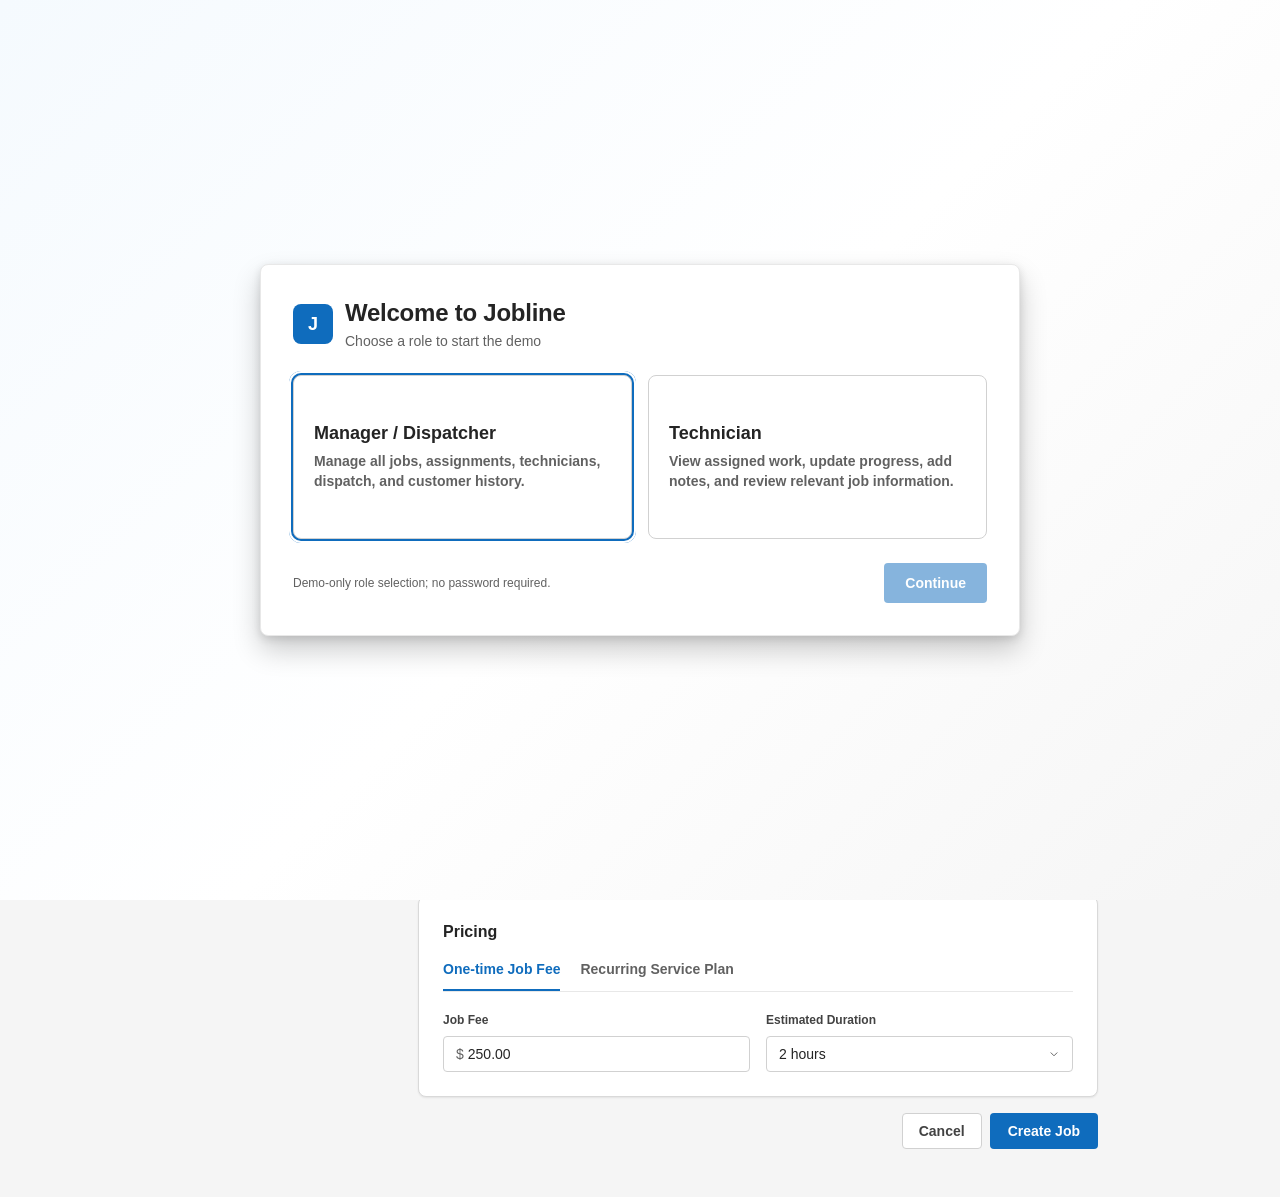
<file: new-job-form.html>
<!doctype html>
<html>
<head>
<meta charset="utf-8">
<title>Jobline - New Job</title>
<link rel="stylesheet" href="fluent2-alignment.css">
<link rel="stylesheet" href="persona.css">
<link rel="stylesheet" href="accessibility.css">
<link rel="stylesheet" href="typography-consistency.css">
<link rel="stylesheet" href="app-shell.css?v=4">
<style>
:root{
  --brand:#0F6CBD;--brand-hover:#115EA3;
  --brand-tint-10:#F5FAFE;--brand-tint-20:#DEECF9;
  --nbg1:#FFFFFF;--nbg2:#FAFAFA;--nbg3:#F5F5F5;
  --stroke1:#D1D1D1;--stroke2:#E8E8E8;
  --fg1:#242424;--fg2:#424242;--fg3:#616161;--fg-disabled:#BDBDBD;
  --shadow4:0 0.3px 0.9px rgba(0,0,0,.11),0 1.6px 3.6px rgba(0,0,0,.13);
  --font:"Segoe UI","Segoe UI Web",-apple-system,BlinkMacSystemFont,"Helvetica Neue",Arial,sans-serif;
}
*{box-sizing:border-box;}
.demo-hidden{display:none !important;}
body{margin:0;font-family:var(--font);color:var(--fg1);background:var(--nbg2);-webkit-font-smoothing:antialiased;}
a{color:var(--brand);text-decoration:none;}
a:hover{color:var(--brand-hover);}
button{font-family:var(--font);cursor:pointer;}
::placeholder{color:var(--fg-disabled);}
.rail-btn{width:40px;height:40px;border-radius:8px;border:none;background:transparent;color:var(--fg3);display:flex;align-items:center;justify-content:center;cursor:pointer;}
.rail-btn.active{background:var(--brand-tint-20);color:var(--brand);}
.avatar{border-radius:50%;display:flex;align-items:center;justify-content:center;font-weight:700;flex-shrink:0;}
.card{background:#fff;border:1px solid var(--stroke2);border-radius:8px;padding:24px;box-shadow:var(--shadow4);}
.card h3{margin:0 0 16px;font-size:14px;font-weight:700;color:var(--fg1);}
.f-lbl{display:block;font-size:12px;font-weight:600;color:var(--fg2);margin-bottom:6px;}
.f-input{width:100%;height:36px;border:1px solid var(--stroke1);border-radius:4px;background:#fff;padding:0 12px;font-size:14px;color:var(--fg1);display:flex;align-items:center;gap:8px;}
.f-input.linked{position:relative;}
.f-group{margin-bottom:16px;}
.grid2{display:grid;grid-template-columns:1fr 1fr;gap:16px;}
.seg{display:flex;background:var(--nbg3);border-radius:8px;padding:2px;gap:2px;}
.seg-opt{flex:1;text-align:center;padding:7px 8px;border-radius:6px;font-size:13px;font-weight:600;color:var(--fg3);}
.seg-opt.active{background:#fff;color:var(--fg1);box-shadow:var(--shadow4);}
.tabs{display:flex;gap:20px;border-bottom:1px solid var(--stroke2);margin-bottom:18px;}
.tab{font-size:14px;font-weight:600;color:var(--fg3);padding-bottom:10px;border-bottom:2px solid transparent;}
.tab.active{color:var(--brand);border-bottom-color:var(--brand);}
.ghost-btn{display:inline-flex;align-items:center;height:36px;padding:0 16px;border-radius:4px;border:1px solid var(--stroke1);background:var(--nbg1);color:var(--fg2);font-size:14px;font-weight:600;cursor:pointer;}
.field-link{position:absolute;inset:0;}
@media (max-width:1180px){ main{padding:20px !important;} .formcol{max-width:100% !important;} }
@media (max-width:760px){ .rail{width:56px !important;} .grid2{grid-template-columns:1fr;} }
body.modal-mode .rail{display:none !important;}
body.modal-mode main{padding:20px !important;background:#fff;}
body.modal-mode .formcol{max-width:720px !important;}
body.modal-mode>div{min-height:auto !important;background:#fff !important;}
.modal-job-form{display:flex;flex-direction:column;gap:18px;}
.modal-section{border:1px solid var(--stroke2);border-radius:8px;padding:20px;background:#fff;}
.modal-section h3{margin:0 0 16px;font-size:15px;}
.modal-grid{display:grid;grid-template-columns:1fr 1fr;gap:14px;}
.modal-field{display:flex;flex-direction:column;gap:6px;font-size:12px;font-weight:600;color:var(--fg2);}
.modal-field.full{grid-column:1/-1;}
.modal-field input,.modal-field select,.modal-field textarea{width:100%;border:1px solid var(--stroke1);border-radius:5px;background:#fff;color:var(--fg1);font:inherit;font-weight:400;padding:9px 10px;}
.modal-field input,.modal-field select{height:38px;}.modal-field textarea{min-height:76px;resize:vertical;}
.modal-actions{display:flex;justify-content:flex-end;gap:8px;position:sticky;bottom:0;background:#fff;padding:10px 0 2px;}
.modal-primary{height:36px;padding:0 18px;border:0;border-radius:4px;background:var(--brand);color:#fff;font-weight:600;}
.ai-create-box{border:1px solid var(--brand-tint-20);border-radius:8px;background:var(--brand-tint-10);padding:16px}.ai-create-tabs{display:flex;gap:4px;margin-bottom:12px}.ai-create-tab{height:34px;border:0;border-radius:4px;background:transparent;color:var(--fg2);padding:0 12px;font-weight:600}.ai-create-tab.active{background:#fff;color:var(--brand);box-shadow:var(--shadow4)}.ai-request-panel textarea{width:100%;min-height:92px;border:1px solid var(--stroke1);border-radius:5px;padding:10px;font:inherit;resize:vertical;background:#fff}.ai-request-actions{display:flex;align-items:center;justify-content:space-between;gap:12px;margin-top:10px}.ai-analyze{height:36px;border:0;border-radius:4px;background:var(--brand);color:#fff;padding:0 14px;font-weight:600}.ai-analysis-status{font-size:12px;color:var(--fg3)}.ai-analysis-status.ready{color:#0e7c3f;font-weight:600}.ai-analysis-status.error{color:#c4314b}.ai-review-banner{display:none;margin-top:12px;padding:10px;border-radius:6px;background:#fff;border:1px solid var(--stroke2);font-size:12px;color:var(--fg2)}.ai-review-banner.show{display:block}.modal-field.ai-missing>input,.modal-field.ai-missing>select,.modal-field.ai-missing>textarea{border-color:#c4314b;background:#fff8f8}.modal-field.ai-uncertain>input,.modal-field.ai-uncertain>select,.modal-field.ai-uncertain>textarea{border-color:#9d5d00;background:#fffdf5}.ai-field-state{font-size:10px;font-weight:600;margin-left:5px}.ai-missing .ai-field-state{color:#c4314b}.ai-uncertain .ai-field-state{color:#9d5d00}.ai-extracted .ai-field-state{color:#0e7c3f}
.ai-create-proposal{margin-top:12px;border:1px solid var(--stroke2);border-radius:8px;background:#fff;overflow:hidden}.ai-create-proposal-head{display:flex;justify-content:space-between;align-items:center;padding:12px;border-bottom:1px solid var(--stroke2)}.ai-create-proposal-head strong,.ai-create-proposal-head span{display:block}.ai-create-proposal-head span{font-size:11px;color:var(--fg3)}.ai-proposal-label{border-radius:999px;background:var(--brand-tint-20);color:var(--brand)!important;padding:2px 8px;font-weight:700;text-transform:uppercase}.ai-extraction-grid{display:grid;grid-template-columns:repeat(2,1fr);gap:1px;background:var(--stroke2)}.ai-extraction-grid>div{display:grid;grid-template-columns:1fr auto;gap:2px 8px;background:#fff;padding:10px 12px}.ai-extraction-grid span{font-size:10px;color:var(--fg3)}.ai-extraction-grid strong{font-size:12px}.ai-extraction-grid em{grid-column:2;grid-row:1/3;align-self:center;font-size:9px;font-style:normal;font-weight:700}.ai-extraction-grid em.high{color:#0e7c3f}.ai-extraction-grid em.medium{color:#8a5417}.ai-extraction-grid em.missing{color:#c4314b}.ai-duplicate-check{padding:12px;border-top:1px solid var(--stroke2)}.ai-duplicate-check>strong{font-size:12px}.ai-duplicate-check>p{margin:3px 0 8px;color:var(--fg3);font-size:11px}.ai-duplicate-check>div{display:grid;grid-template-columns:120px 1fr auto;gap:8px;padding:7px 0;border-top:1px solid var(--stroke2);font-size:10px}.ai-duplicate-check>div span{color:var(--fg2)}.ai-duplicate-check>div em{color:#8a5417;font-style:normal;font-weight:700}.ai-review-confirm{display:flex;align-items:flex-start;gap:8px;padding:12px;border-top:1px solid var(--stroke2);font-size:11px;font-weight:600}.ai-review-confirm input{margin-top:2px}
@media (max-width:600px){body.modal-mode main{padding:14px !important;}.card{padding:18px;}.seg{flex-wrap:wrap;}.seg-opt{min-width:45%;}}
@media (max-width:600px){.ai-extraction-grid{grid-template-columns:1fr}.ai-duplicate-check>div{grid-template-columns:1fr}.ai-request-actions{align-items:stretch;flex-direction:column}}
</style>
</head>
<body>
<div style="display:flex;width:100%;min-height:100dvh;background:var(--nbg2);">
  <nav class="rail" style="width:64px;flex-shrink:0;background:#FFFFFF;border-right:1px solid var(--stroke2);display:flex;flex-direction:column;align-items:center;padding:16px 0;">
    <a href="index.html" style="width:32px;height:32px;border-radius:8px;background:var(--brand);display:flex;align-items:center;justify-content:center;color:#fff;font-weight:700;font-size:15px;">J</a>
    <div style="display:flex;flex-direction:column;gap:8px;margin-top:32px;">
      <a class="rail-btn active" href="index.html" title="Job Queue"><svg width="20" height="20" viewBox="0 0 20 20" fill="none"><rect x="3" y="4" width="3" height="3" rx="0.5" fill="currentColor"/><path d="M9 5.5H17" stroke="currentColor" stroke-width="1.5" stroke-linecap="round"/><rect x="3" y="8.5" width="3" height="3" rx="0.5" fill="currentColor"/><path d="M9 10H17" stroke="currentColor" stroke-width="1.5" stroke-linecap="round"/><rect x="3" y="13" width="3" height="3" rx="0.5" fill="currentColor"/><path d="M9 14.5H17" stroke="currentColor" stroke-width="1.5" stroke-linecap="round"/></svg></a>
      <a class="rail-btn" href="dispatch-board.html" title="Dispatch Board"><svg width="20" height="20" viewBox="0 0 20 20" fill="none"><rect x="3" y="3" width="6" height="14" rx="1.5" stroke="currentColor" stroke-width="1.5"/><rect x="11" y="3" width="6" height="8" rx="1.5" stroke="currentColor" stroke-width="1.5"/></svg></a>
      <a class="rail-btn" href="customers-list.html" title="Customers"><svg width="20" height="20" viewBox="0 0 20 20" fill="none"><circle cx="7.5" cy="7" r="2.5" stroke="currentColor" stroke-width="1.5"/><path d="M2.5 16c0-2.5 2.2-4 5-4s5 1.5 5 4" stroke="currentColor" stroke-width="1.5" stroke-linecap="round"/><circle cx="14.5" cy="6.5" r="2" stroke="currentColor" stroke-width="1.4"/><path d="M12.8 9.2c1.9-.3 4.7.6 4.7 3.3" stroke="currentColor" stroke-width="1.4" stroke-linecap="round"/></svg></a>
    </div>
    <div style="margin-top:auto;display:flex;flex-direction:column;align-items:center;gap:12px;">
      <button class="rail-btn demo-hidden" style="width:36px;height:36px;" title="Settings" aria-hidden="true"><svg width="18" height="18" viewBox="0 0 20 20" fill="none"><circle cx="10" cy="10" r="2.5" stroke="currentColor" stroke-width="1.4"/><path d="M10 2.5v2M10 15.5v2M17.5 10h-2M4.5 10h-2M15.4 4.6l-1.4 1.4M6 12.6l-1.4 1.4M15.4 15.4l-1.4-1.4M6 7.4L4.6 6" stroke="currentColor" stroke-width="1.3" stroke-linecap="round"/></svg></button>
      <div class="avatar" style="width:32px;height:32px;background:#F5E1EE;color:#8B3A73;font-size:12px;">DK</div>
    </div>
  </nav>
  <main style="flex:1;min-width:0;padding:32px;display:flex;justify-content:center;">
    <div class="formcol" style="width:100%;max-width:680px;display:flex;flex-direction:column;gap:16px;">
      <div>
        <div style="font-size:13px;color:var(--fg3);margin-bottom:8px;">
          <a href="index.html">Job Queue</a>
          <svg width="10" height="10" viewBox="0 0 20 20" fill="none" style="margin:0 4px;vertical-align:middle;"><path d="M7 5L12 10L7 15" stroke="currentColor" stroke-width="1.6" stroke-linecap="round" stroke-linejoin="round"/></svg>
          <span style="color:var(--fg1);font-weight:600;">New Job</span>
        </div>
        <h1 style="margin:0;font-size:24px;font-weight:600;color:var(--fg1);">Create New Job</h1>
        <p style="margin:4px 0 0;font-size:14px;color:var(--fg3);">Fill in the details to schedule or dispatch a new job</p>
      </div>

      <div class="card">
        <h3>Customer</h3>
        <div class="f-group">
          <label class="f-lbl">Customer</label>
          <div class="f-input linked">
            <a class="field-link" href="customer-detail.html" aria-label="Open Alvarez Family profile"></a>
            <svg width="15" height="15" viewBox="0 0 20 20" fill="none" style="color:var(--fg3);"><circle cx="9" cy="9" r="6" stroke="currentColor" stroke-width="1.5"/><path d="M17 17L13.5 13.5" stroke="currentColor" stroke-width="1.5" stroke-linecap="round"/></svg>
            <span style="color:var(--fg1);">Alvarez Family</span>
          </div>
        </div>
        <div class="grid2">
          <div>
            <label class="f-lbl">Service Address</label>
            <div class="f-input" style="color:var(--fg2);justify-content:space-between;">
              <span>214 Sycamore Lane, Unit B, Fairview Heights</span>
              <span style="font-size:11px;color:var(--fg-disabled);flex-shrink:0;">Auto-filled</span>
            </div>
          </div>
          <div>
            <label class="f-lbl">Territory</label>
            <div class="f-input" style="justify-content:space-between;">
              <span>Fairview Heights</span>
              <svg width="12" height="12" viewBox="0 0 20 20" fill="none" style="color:var(--fg3);"><path d="M5 8L10 13L15 8" stroke="currentColor" stroke-width="1.6" stroke-linecap="round" stroke-linejoin="round"/></svg>
            </div>
          </div>
        </div>
      </div>

      <div class="card">
        <h3>Job Details</h3>
        <div class="f-group">
          <label class="f-lbl">Job Type</label>
          <div class="seg">
            <div class="seg-opt active">New Job</div>
            <div class="seg-opt">Recurring Visit</div>
            <div class="seg-opt">Change Request</div>
            <div class="seg-opt">Cancellation</div>
          </div>
        </div>
        <div class="f-group">
          <label class="f-lbl">Priority</label>
          <div class="seg" style="max-width:280px;">
            <div class="seg-opt">Low</div>
            <div class="seg-opt active">Medium</div>
            <div class="seg-opt">High</div>
          </div>
        </div>
        <div class="grid2" style="margin-bottom:16px;">
          <div>
            <label class="f-lbl">Assigned Technician</label>
            <div class="f-input" style="justify-content:space-between;">
              <span style="display:flex;align-items:center;gap:8px;">
                <span class="avatar" style="width:20px;height:20px;font-size:9px;background:var(--brand-tint-20);color:var(--brand);">MR</span>
                Marcus Reyes
              </span>
              <svg width="12" height="12" viewBox="0 0 20 20" fill="none" style="color:var(--fg3);"><path d="M5 8L10 13L15 8" stroke="currentColor" stroke-width="1.6" stroke-linecap="round" stroke-linejoin="round"/></svg>
            </div>
          </div>
          <div class="grid2" style="gap:10px;">
            <div>
              <label class="f-lbl">Promised Date</label>
              <div class="f-input" style="gap:8px;">
                <svg width="14" height="14" viewBox="0 0 20 20" fill="none" style="color:var(--fg3);"><rect x="3" y="4" width="14" height="13" rx="2" stroke="currentColor" stroke-width="1.5"/><path d="M3 8h14M7 2v4M13 2v4" stroke="currentColor" stroke-width="1.5" stroke-linecap="round"/></svg>
                <span>Sep 3, 2026</span>
              </div>
            </div>
            <div>
              <label class="f-lbl">Time Window</label>
              <div class="f-input" style="justify-content:space-between;">
                <span style="font-size:13px;">12-4 PM</span>
                <svg width="12" height="12" viewBox="0 0 20 20" fill="none" style="color:var(--fg3);"><path d="M5 8L10 13L15 8" stroke="currentColor" stroke-width="1.6" stroke-linecap="round" stroke-linejoin="round"/></svg>
              </div>
            </div>
          </div>
        </div>
        <div>
          <label class="f-lbl">Description</label>
          <div style="width:100%;min-height:88px;border:1px solid var(--stroke1);border-radius:4px;padding:10px 12px;font-size:14px;color:var(--fg1);line-height:1.5;">Customer reports intermittent noise from outdoor compressor unit. Requested same-week appointment.</div>
        </div>
      </div>

      <div class="card">
        <h3>Pricing</h3>
        <div class="tabs">
          <div class="tab active">One-time Job Fee</div>
          <div class="tab">Recurring Service Plan</div>
        </div>
        <div class="grid2">
          <div>
            <label class="f-lbl">Job Fee</label>
            <div class="f-input" style="gap:4px;">
              <span style="color:var(--fg3);">$</span>
              <span>250.00</span>
            </div>
          </div>
          <div>
            <label class="f-lbl">Estimated Duration</label>
            <div class="f-input" style="justify-content:space-between;">
              <span>2 hours</span>
              <svg width="12" height="12" viewBox="0 0 20 20" fill="none" style="color:var(--fg3);"><path d="M5 8L10 13L15 8" stroke="currentColor" stroke-width="1.6" stroke-linecap="round" stroke-linejoin="round"/></svg>
            </div>
          </div>
        </div>
      </div>

      <div style="display:flex;justify-content:flex-end;gap:8px;padding-bottom:8px;">
        <a class="ghost-btn" href="index.html">Cancel</a>
        <a class="ghost-btn demo-hidden" href="index.html" aria-hidden="true">Save as Draft</a>
        <a href="job-detail-drawer.html" style="display:inline-flex;align-items:center;height:36px;padding:0 18px;border-radius:4px;border:none;background:var(--brand);color:#fff;font-size:14px;font-weight:600;">Create Job</a>
      </div>
    </div>
  </main>
</div>
<script>
(() => {
  if (new URLSearchParams(window.location.search).get('modal') !== '1') return;
  document.body.classList.add('modal-mode');
  const formColumn = document.querySelector('.formcol');
  formColumn.innerHTML = `<form class="modal-job-form" id="modalJobForm" novalidate>
    <section class="ai-create-box"><div class="ai-create-tabs"><button class="ai-create-tab active" type="button" data-create-mode="manual">Enter manually</button><button class="ai-create-tab" type="button" data-create-mode="ai">Create from request with AI</button></div><div class="ai-request-panel" id="aiRequestPanel" hidden><label class="modal-field full" for="aiRequestText">Customer request or call summary</label><textarea id="aiRequestText" placeholder="Example: Meadowbrook HOA called. The AC is not cooling. Please send someone tomorrow afternoon. This is urgent."></textarea><div class="ai-request-actions"><span class="ai-analysis-status" id="aiAnalysisStatus">AI creates a draft; it will not create or assign the job.</span><button class="ai-analyze" id="aiAnalyzeRequest" type="button">Prepare job draft</button></div><div class="ai-review-banner" id="aiReviewBanner" role="status"></div><section class="ai-create-proposal" id="aiCreateProposal" aria-label="AI extraction review" hidden></section></div></section>
    <section class="modal-section"><h3>Customer</h3><div class="modal-grid">
      <label class="modal-field full">Customer<input name="customer" id="modalCustomer" required autocomplete="off" placeholder="Enter customer or business name"></label>
      <label class="modal-field">Contact person<input name="contactName" id="modalContact" required placeholder="Enter contact name"></label>
      <label class="modal-field">Phone<input name="phone" id="modalPhone" type="tel" required placeholder="(312) 555-0100"></label>
      <label class="modal-field full">Email<input name="email" id="modalEmail" type="email" required placeholder="name@example.com"></label>
      <label class="modal-field full">Street address<input name="street" id="modalStreet" required placeholder="Enter street address"></label>
      <label class="modal-field">City<input name="city" id="modalCity" required placeholder="Enter city"></label>
      <label class="modal-field">State<input name="state" id="modalState" required maxlength="2" placeholder="IL"></label>
      <label class="modal-field">ZIP code<input name="zip" id="modalZip" required inputmode="numeric" pattern="[0-9]{5}(-[0-9]{4})?" placeholder="60443"></label>
      <label class="modal-field">Created date &amp; time<input name="createdLocal" id="modalCreated" type="datetime-local" required></label>
    </div></section>
    <section class="modal-section"><h3>Job details</h3><div class="modal-grid">
      <label class="modal-field">Job type<select name="type" required><option value="">Select job type</option><option>New Job</option><option>Recurring Visit</option><option>Change Request</option><option>Cancellation</option></select></label>
      <label class="modal-field">Priority<select name="priority" required><option value="">Select priority</option><option>Low</option><option>Medium</option><option>High</option></select></label>
      <label class="modal-field">Assigned technician<select name="technician"><option value="Unassigned">Unassigned</option><option>Marcus Reyes</option><option>Dana Kim</option><option>Sana Patel</option></select></label>
      <label class="modal-field">Promised date<input name="promised" type="date" required></label>
      <label class="modal-field">Time window<select name="time" required><option value="">Select time window</option><option>8 AM-12 PM</option><option>12-4 PM</option><option>4-8 PM</option></select></label>
      <label class="modal-field full">Description<textarea name="description" required placeholder="Describe the requested work"></textarea></label>
    </div></section>
    <section class="modal-section"><h3>Pricing</h3><div class="modal-grid">
      <label class="modal-field">Job fee<input name="fee" type="number" min="0" required placeholder="$0"></label>
      <label class="modal-field">Estimated duration<select name="duration" required><option value="">Select duration</option><option>1 hour</option><option>2 hours</option><option>Half day</option><option>Full day</option></select></label>
    </div></section>
    <div class="modal-actions"><button class="ghost-btn" id="modalCancel" type="button">Cancel</button><button class="modal-primary" id="modalCreateButton" type="submit">Create Job</button></div>
  </form>`;
  const customers = {
    'Alvarez Family':['214 Sycamore Lane, Unit B','Fairview Heights','IL','60443','Elena Alvarez','(312) 555-0148','elena.alvarez@fairviewmail.com'],
    'Meadowbrook HOA':['880 Meadowbrook Drive','Fairview Heights','IL','60443','Rachel Morgan','(312) 555-0122','facilities@meadowbrookhoa.com'],
    'Chen Residence':['47 Harbor View Court','Fairview Heights','IL','60443','Lena Chen','(312) 555-0186','lena.chen@fairviewmail.com'],
    'Rosalind Kerr':['19 Wren Street','Fairview Heights','IL','60443','Rosalind Kerr','(312) 555-0139','rosalind.kerr@fairviewmail.com'],
    'Okafor & Sons Bakery':['302 Market Street','Fairview Heights','IL','60443','Chidi Okafor','(312) 555-0164','service@okaforbakery.com'],
    'Dana Whitfield':['725 Northgate Road','Fairview Heights','IL','60443','Dana Whitfield','(312) 555-0191','dana.whitfield@fairviewmail.com'],
    'Priya Natarajan':['146 Willow Bend','Fairview Heights','IL','60443','Priya Natarajan','(312) 555-0175','priya.natarajan@fairviewmail.com'],
    'Tobias Lindqvist':['61 Alder Avenue','Fairview Heights','IL','60443','Tobias Lindqvist','(312) 555-0116','tobias.lindqvist@fairviewmail.com'],
    'Marcus Webb':['930 Crestline Way','Fairview Heights','IL','60443','Marcus Webb','(312) 555-0157','marcus.webb@fairviewmail.com']
  };
  const fallbackJobs = [
    {customer:'Alvarez Family',description:'AC unit not cooling, urgent',stage:'In Progress'},
    {customer:'Meadowbrook HOA',description:'Quarterly irrigation inspection',stage:'Scheduled'},
    {customer:'Chen Residence',description:'Water heater leak in garage',stage:'Blocked'},
    {customer:'Rosalind Kerr',description:'Add second thermostat zone',stage:'New'},
    {customer:'Okafor & Sons Bakery',description:'Monthly HVAC filter service',stage:'Scheduled'},
    {customer:'Tobias Lindqvist',description:'Cancel fall gutter cleaning',stage:'Done'},
    {customer:'Dana Whitfield',description:"Furnace won't ignite",stage:'In Progress'},
    {customer:'Priya Natarajan',description:'Replace kitchen faucet',stage:'Done'},
    {customer:'Marcus Webb',description:'Reschedule sprinkler tune-up',stage:'New'}
  ];
  const localNow = new Date(Date.now() - new Date().getTimezoneOffset() * 60000).toISOString().slice(0, 16);
  document.getElementById('modalCreated').value = localNow;
  let aiMode = false;
  let aiAnalyzed = false;
  let aiSourceText = '';
  let aiReviewMeta = null;
  const form = document.getElementById('modalJobForm');
  const fieldFor = name => form.elements.namedItem(name);
  const escapeHtml = value => String(value ?? '').replace(/[&<>"']/g, character => ({'&':'&amp;','<':'&lt;','>':'&gt;','"':'&quot;',"'":'&#39;'}[character]));
  function clearAiStates() {
    form.querySelectorAll('.modal-field').forEach(label => {
      label.classList.remove('ai-missing','ai-uncertain','ai-extracted');
      label.querySelector('.ai-field-state')?.remove();
    });
  }
  function markField(name, state, text) {
    const control = fieldFor(name);
    const label = control?.closest('.modal-field');
    if (!label) return;
    label.classList.remove('ai-missing','ai-uncertain','ai-extracted');
    label.classList.add(`ai-${state}`);
    label.querySelector('.ai-field-state')?.remove();
    const marker = document.createElement('span');
    marker.className = 'ai-field-state';
    marker.textContent = text;
    label.insertBefore(marker, control);
  }
  function localDateValue(date) {
    return new Date(date.getTime() - date.getTimezoneOffset() * 60000).toISOString().slice(0,10);
  }
  document.querySelectorAll('[data-create-mode]').forEach(button => button.addEventListener('click', () => {
    aiMode = button.dataset.createMode === 'ai';
    document.querySelectorAll('[data-create-mode]').forEach(tab => tab.classList.toggle('active', tab === button));
    document.getElementById('aiRequestPanel').hidden = !aiMode;
    document.getElementById('modalCreateButton').textContent = aiMode ? 'Prepare a draft first' : 'Create Job';
    document.getElementById('modalCreateButton').disabled = aiMode;
    if (!aiMode) { clearAiStates(); document.getElementById('aiCreateProposal').hidden = true; }
  }));
  document.getElementById('aiAnalyzeRequest').addEventListener('click', () => {
    const request = document.getElementById('aiRequestText').value.trim();
    const status = document.getElementById('aiAnalysisStatus');
    const banner = document.getElementById('aiReviewBanner');
    if (!request) {
      status.textContent = 'Enter a customer request or call summary first.';
      status.className = 'ai-analysis-status error';
      banner.classList.remove('show');
      return;
    }
    aiSourceText = request;
    aiAnalyzed = true;
    clearAiStates();
    const lower = request.toLowerCase();
    const matchedCustomer = Object.keys(customers).find(name => lower.includes(name.toLowerCase()));
    const customerMatch = request.match(/(?:customer is|this is|from)\s+([A-Z][A-Za-z&'-]+(?:\s+[A-Z][A-Za-z&'-]+){0,3})/);
    const customerName = matchedCustomer || customerMatch?.[1]?.replace(/[.,].*$/,'').trim() || '';
    fieldFor('customer').value = customerName;
    fieldFor('customer').dispatchEvent(new Event('input',{bubbles:true}));
    const email = request.match(/[A-Z0-9._%+-]+@[A-Z0-9.-]+\.[A-Z]{2,}/i)?.[0];
    const phone = request.match(/(?:\+?1[\s.-]?)?\(?\d{3}\)?[\s.-]\d{3}[\s.-]\d{4}/)?.[0];
    if (email) fieldFor('email').value = email;
    if (phone) fieldFor('phone').value = phone;
    fieldFor('type').value = /cancel/.test(lower) ? 'Cancellation' : /change|additional|add another/.test(lower) ? 'Change Request' : /monthly|quarterly|recurring|routine/.test(lower) ? 'Recurring Visit' : 'New Job';
    fieldFor('priority').value = /urgent|emergency|leak|not cooling|no heat|unsafe/.test(lower) ? 'High' : 'Medium';
    fieldFor('technician').value = 'Unassigned';
    const today = new Date();
    let promised = '';
    if (/tomorrow/.test(lower)) { const next = new Date(today); next.setDate(next.getDate()+1); promised = localDateValue(next); }
    else if (/today/.test(lower)) promised = localDateValue(today);
    const isoDate = request.match(/\b(20\d{2})-(\d{2})-(\d{2})\b/)?.[0];
    if (isoDate) promised = isoDate;
    fieldFor('promised').value = promised;
    fieldFor('time').value = /morning/.test(lower) ? '8 AM-12 PM' : /afternoon/.test(lower) ? '12-4 PM' : /evening/.test(lower) ? '4-8 PM' : '';
    fieldFor('description').value = request.replace(/\s+/g,' ').slice(0,280);
    const required = ['customer','contactName','phone','email','street','city','state','zip','type','priority','promised','time','description','fee','duration'];
    const inferred = new Set(['type','priority','promised','time']);
    let missingCount = 0;
    let uncertainCount = 0;
    required.forEach(name => {
      const control = fieldFor(name);
      if (!String(control?.value || '').trim()) { markField(name,'missing','Required'); missingCount++; }
      else if (inferred.has(name)) { markField(name,'uncertain','Needs confirmation'); uncertainCount++; }
      else markField(name,'extracted',matchedCustomer && ['contactName','phone','email','street','city','state','zip'].includes(name) ? 'From customer record' : 'From request');
    });
    markField('technician','uncertain','Optional — assign later');
    let existingJobs = fallbackJobs;
    try {
      const parentRows = [...window.parent.document.querySelectorAll('.jq-row')];
      if (parentRows.length) existingJobs = parentRows.map(row => ({customer:row.dataset.customer || '',description:row.querySelector('[data-field="description"]')?.textContent.trim() || '',stage:row.dataset.stage || ''}));
    } catch {
      /* Local file iframes have opaque origins; use the same built-in demo records. */
    }
    const requestTerms = new Set(lower.split(/[^a-z0-9]+/).filter(word => word.length > 4));
    const duplicates = existingJobs.map(job => {
      const existingCustomer = job.customer || '';
      const description = job.description || '';
      const overlap = description.toLowerCase().split(/[^a-z0-9]+/).filter(word => requestTerms.has(word)).length;
      const exactCustomer = customerName && existingCustomer.toLowerCase() === customerName.toLowerCase();
      return {customer:existingCustomer,description,stage:job.stage || '',score:(exactCustomer ? 60 : 0) + Math.min(35,overlap * 12)};
    }).filter(item => item.score >= 24).sort((a,b) => b.score-a.score).slice(0,3);
    const extracted = [
      ['Customer',fieldFor('customer').value,matchedCustomer ? 98 : customerName ? 76 : 0],
      ['Job type',fieldFor('type').value,82],['Priority',fieldFor('priority').value,79],
      ['Promised date',fieldFor('promised').value || 'Missing',promised ? 84 : 0],['Time window',fieldFor('time').value || 'Missing',fieldFor('time').value ? 78 : 0]
    ];
    aiReviewMeta = {missingCount,uncertainCount,duplicates,extracted};
    const proposal = document.getElementById('aiCreateProposal');
    proposal.innerHTML = `<div class="ai-create-proposal-head"><div><strong>AI-generated draft</strong><span>Review extracted values before approval</span></div><span class="ai-proposal-label">Proposal</span></div><div class="ai-extraction-grid">${extracted.map(([label,value,confidence]) => `<div><span>${escapeHtml(label)}</span><strong>${escapeHtml(value || 'Missing')}</strong><em class="${confidence >= 90 ? 'high' : confidence ? 'medium' : 'missing'}">${confidence ? `${confidence}% confidence` : 'Required'}</em></div>`).join('')}</div><div class="ai-duplicate-check"><strong>Possible duplicate check</strong>${duplicates.length ? `<p>${duplicates.length} possible ${duplicates.length === 1 ? 'match' : 'matches'} found. Confirm this is a separate request.</p>${duplicates.map(item => `<div><b>${escapeHtml(item.customer)}</b><span>${escapeHtml(item.description)} · ${escapeHtml(item.stage)}</span><em>${item.score}% similarity</em></div>`).join('')}` : '<p>No likely duplicates found in the active Job Queue.</p>'}</div><label class="ai-review-confirm"><input id="aiReviewConfirmed" type="checkbox" required> I reviewed the extracted, missing, uncertain, and possible duplicate information.</label>`;
    proposal.hidden = false;
    status.textContent = 'Draft prepared. Review every highlighted field.';
    status.className = 'ai-analysis-status ready';
    banner.innerHTML = `<strong>Review required:</strong> ${missingCount} missing required ${missingCount === 1 ? 'field' : 'fields'} and ${uncertainCount} inferred ${uncertainCount === 1 ? 'value' : 'values'}. AI did not invent contact details, address, pricing, or availability.`;
    banner.classList.add('show');
    document.getElementById('modalCreateButton').textContent = 'Approve & create job';
    document.getElementById('modalCreateButton').disabled = false;
    document.getElementById('aiAnalyzeRequest').textContent = 'Refresh job draft';
    proposal.scrollIntoView({block:'nearest'});
  });
  document.getElementById('modalCustomer').addEventListener('input', event => {
    const typedName = event.target.value.trim().toLowerCase();
    const matchedName = Object.keys(customers).find(name => name.toLowerCase() === typedName);
    const details = matchedName ? customers[matchedName] : null;
    if (details) {
      document.getElementById('modalStreet').value = details[0];
      document.getElementById('modalCity').value = details[1];
      document.getElementById('modalState').value = details[2];
      document.getElementById('modalZip').value = details[3];
      document.getElementById('modalContact').value = details[4];
      document.getElementById('modalPhone').value = details[5];
      document.getElementById('modalEmail').value = details[6];
    } else {
      ['modalStreet','modalCity','modalState','modalZip','modalContact','modalPhone','modalEmail'].forEach(id => document.getElementById(id).value = '');
    }
  });
  document.getElementById('aiRequestText').addEventListener('input', () => {
    if (!aiAnalyzed) return;
    aiAnalyzed = false;
    aiReviewMeta = null;
    document.getElementById('aiCreateProposal').hidden = true;
    document.getElementById('aiAnalyzeRequest').textContent = 'Prepare job draft';
    document.getElementById('modalCreateButton').textContent = 'Prepare a draft first';
    document.getElementById('modalCreateButton').disabled = true;
    const status = document.getElementById('aiAnalysisStatus');
    status.textContent = 'Request changed. Prepare a new draft before approval.';
    status.className = 'ai-analysis-status';
    const createButton = document.getElementById('modalCreateButton');
    createButton.textContent = 'Prepare a draft first';
    createButton.disabled = true;
  });
  document.getElementById('modalCancel').addEventListener('click', () => window.parent.postMessage('jobline-close-new-job', '*'));
  document.getElementById('modalJobForm').addEventListener('submit', event => {
    event.preventDefault();
    if (aiMode && !aiAnalyzed) {
      const status = document.getElementById('aiAnalysisStatus');
      status.textContent = 'Prepare the AI draft before creating the job.';
      status.className = 'ai-analysis-status error';
      return;
    }
    if (aiMode && !document.getElementById('aiReviewConfirmed')?.checked) {
      const status = document.getElementById('aiAnalysisStatus');
      status.textContent = 'Confirm that you reviewed the AI proposal before creating the job.';
      status.className = 'ai-analysis-status error';
      document.getElementById('aiReviewConfirmed')?.focus();
      document.getElementById('aiCreateProposal').hidden = false;
      document.getElementById('aiCreateProposal').scrollIntoView({block:'center'});
      return;
    }
    const invalidControls = [...form.querySelectorAll('[required]')].filter(control => control.type === 'checkbox' ? !control.checked : !control.checkValidity());
    if (invalidControls.length) {
      const first = invalidControls[0];
      const missingNames = invalidControls.map(control => control.name || control.closest('.modal-field')?.childNodes[0]?.textContent?.trim() || 'required field');
      const status = document.getElementById('aiAnalysisStatus');
      status.textContent = `Complete ${invalidControls.length} required ${invalidControls.length === 1 ? 'field' : 'fields'}: ${missingNames.slice(0,3).join(', ')}${missingNames.length > 3 ? '…' : ''}`;
      status.className = 'ai-analysis-status error';
      first.closest('.modal-field')?.classList.add('ai-missing');
      first.scrollIntoView({block:'center'});
      first.focus();
      return;
    }
    if (!event.currentTarget.checkValidity()) {
      const invalid = [...event.currentTarget.elements].filter(control => control.willValidate && !control.validity.valid);
      const labels = invalid.map(control => control.closest('label')?.childNodes[0]?.textContent?.trim() || control.name).filter(Boolean);
      const status = document.getElementById('aiAnalysisStatus');
      status.textContent = `Complete ${invalid.length} required ${invalid.length === 1 ? 'field' : 'fields'}: ${labels.slice(0,4).join(', ')}${labels.length > 4 ? '…' : ''}`;
      status.className = 'ai-analysis-status error';
      invalid[0]?.focus();
      invalid[0]?.scrollIntoView({block:'center'});
      return;
    }
    const data = Object.fromEntries(new FormData(event.currentTarget));
    const promisedDate = data.promised ? new Date(`${data.promised}T12:00:00`) : null;
    const promisedShort = promisedDate ? promisedDate.toLocaleDateString('en-US', { month:'short', day:'numeric' }) : 'TBD';
    const job = {
      ...data,
      id:`created-${Date.now()}`,
      fee:Number(data.fee || 0),
      daysOpen:0,
      stage:data.technician === 'Unassigned' ? 'New' : 'Scheduled',
      address:`${data.street}, ${data.city}, ${data.state} ${data.zip}`,
      promisedShort,
      promisedLabel:promisedDate ? `${promisedDate.toLocaleDateString('en-US', { month:'short', day:'numeric', year:'numeric' })}${data.time ? ` · ${data.time}` : ''}` : 'TBD',
      time:data.time || 'Time TBD',
      createdAt:new Date(data.createdLocal).toISOString(),
      aiAssisted:aiMode,
      aiSourceText:aiMode ? aiSourceText : '',
      aiReviewMeta:aiMode ? aiReviewMeta : null,
      aiApprovedAt:aiMode ? new Date().toISOString() : null,
      aiApprovedBy:aiMode ? 'Manager / Dispatcher' : null
    };
    window.parent.postMessage({ type:'jobline-create-job', job }, '*');
  });
})();
</script>
<script src="persona.js?v=8"></script>
<script src="accessibility.js?v=1"></script>
<script src="app-shell.js?v=4"></script>
</body>
</html>
</file>
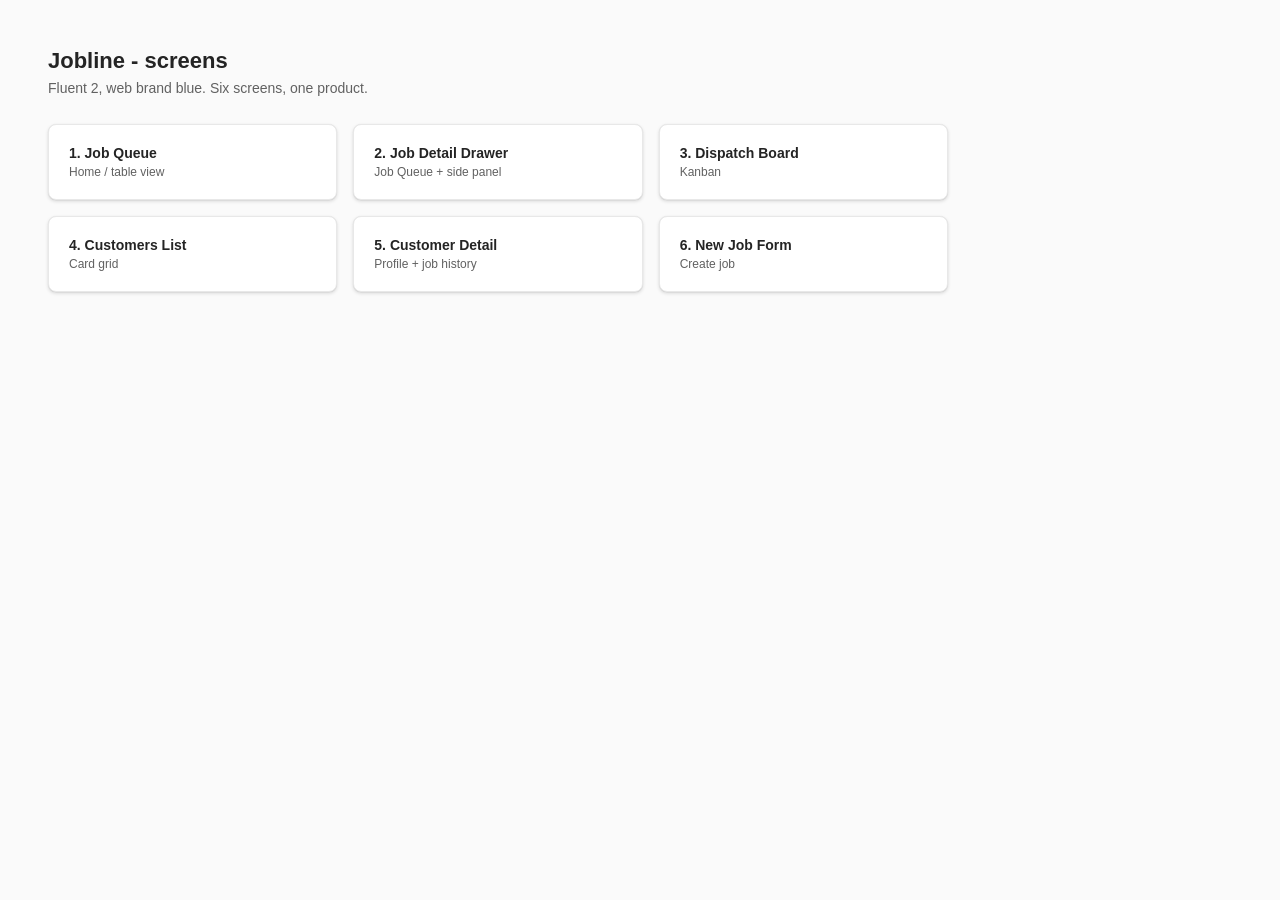
<file: screens.html>
<!doctype html>
<html>
<head>
<meta charset="utf-8">
<title>Jobline - Screens</title>
<style>
  :root{--brand:#0F6CBD;--fg1:#242424;--fg3:#616161;--stroke2:#E8E8E8;--nbg2:#FAFAFA;}
  *{box-sizing:border-box;}
  body{margin:0;font-family:"Segoe UI",-apple-system,BlinkMacSystemFont,"Helvetica Neue",Arial,sans-serif;background:var(--nbg2);color:var(--fg1);padding:48px;}
  h1{font-size:22px;font-weight:700;margin:0 0 6px;}
  p{font-size:14px;color:var(--fg3);margin:0 0 28px;}
  .grid{display:grid;grid-template-columns:repeat(3,1fr);gap:16px;max-width:900px;}
  a.card{display:block;background:#fff;border:1px solid var(--stroke2);border-radius:8px;padding:20px;text-decoration:none;color:var(--fg1);font-weight:600;font-size:14px;box-shadow:0 0.3px 0.9px rgba(0,0,0,.11),0 1.6px 3.6px rgba(0,0,0,.13);}
  a.card span{display:block;font-weight:400;color:var(--fg3);font-size:12px;margin-top:4px;}
</style>
</head>
<body>
  <h1>Jobline - screens</h1>
  <p>Fluent 2, web brand blue. Six screens, one product.</p>
  <div class="grid">
    <a class="card" href="index.html">1. Job Queue<span>Home / table view</span></a>
    <a class="card" href="job-detail-drawer.html">2. Job Detail Drawer<span>Job Queue + side panel</span></a>
    <a class="card" href="dispatch-board.html">3. Dispatch Board<span>Kanban</span></a>
    <a class="card" href="customers-list.html">4. Customers List<span>Card grid</span></a>
    <a class="card" href="customer-detail.html">5. Customer Detail<span>Profile + job history</span></a>
    <a class="card" href="new-job-form.html">6. New Job Form<span>Create job</span></a>
  </div>
</body>
</html>
</file>
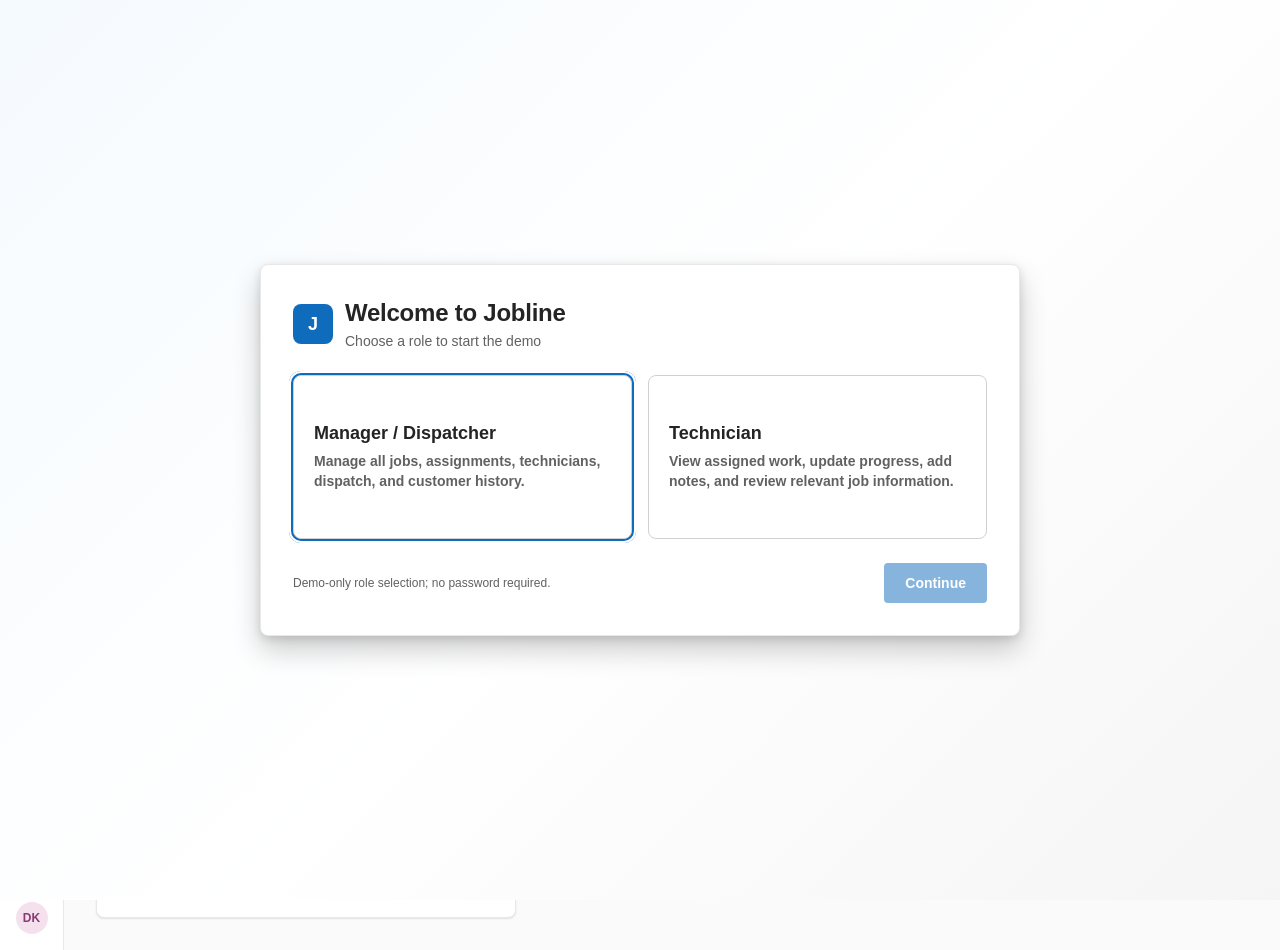
<file: previous-version/customer-detail.html>
<!doctype html>
<html>
<head>
<meta charset="utf-8">
<title>Jobline - Customer Detail</title>
<link rel="stylesheet" href="fluent2-alignment.css">
<link rel="stylesheet" href="persona.css">
<link rel="stylesheet" href="accessibility.css">
<link rel="stylesheet" href="typography-consistency.css">
<style>
:root{
  --brand:#0F6CBD;--brand-hover:#115EA3;
  --brand-tint-10:#F5FAFE;--brand-tint-20:#DEECF9;
  --nbg1:#FFFFFF;--nbg2:#FAFAFA;
  --stroke1:#D1D1D1;--stroke2:#E8E8E8;
  --fg1:#242424;--fg2:#424242;--fg3:#616161;--fg-disabled:#BDBDBD;
  --warning-bg:#FFF4CE;--warning-fg:#9D5D00;
  --success-bg:#DFF6DD;--success-fg:#0E7C3F;
  --teal-bg:#D6F5E8;--teal-fg:#0B6A4A;--plum-bg:#F5E1EE;--plum-fg:#8B3A73;
  --shadow4:0 0.3px 0.9px rgba(0,0,0,.11),0 1.6px 3.6px rgba(0,0,0,.13);
  --font:"Segoe UI","Segoe UI Web",-apple-system,BlinkMacSystemFont,"Helvetica Neue",Arial,sans-serif;
}
*{box-sizing:border-box;}
.demo-hidden{display:none !important;}
body{margin:0;font-family:var(--font);color:var(--fg1);background:var(--nbg2);-webkit-font-smoothing:antialiased;}
a{color:var(--brand);text-decoration:none;}
a:hover{color:var(--brand-hover);}
button{font-family:var(--font);cursor:pointer;}
.rail-btn{width:40px;height:40px;border-radius:8px;border:none;background:transparent;color:var(--fg3);display:flex;align-items:center;justify-content:center;cursor:pointer;}
.rail-btn.active{background:var(--brand-tint-20);color:var(--brand);}
.avatar{border-radius:50%;display:flex;align-items:center;justify-content:center;font-weight:700;flex-shrink:0;}
.badge{display:inline-flex;align-items:center;padding:3px 10px;border-radius:999px;font-size:12px;font-weight:600;line-height:16px;white-space:nowrap;}
.ghost-btn{display:inline-flex;align-items:center;gap:6px;height:36px;padding:0 14px;border-radius:4px;border:1px solid var(--stroke1);background:var(--nbg1);color:var(--fg2);font-size:14px;font-weight:600;cursor:pointer;}
.stat-card{background:#fff;border:1px solid var(--stroke2);border-radius:8px;padding:20px;box-shadow:var(--shadow4);text-align:center;}
.stat-big{font-size:28px;font-weight:700;color:var(--brand);}
.stat-lbl{font-size:12px;color:var(--fg3);margin-top:4px;}
.card{background:#fff;border:1px solid var(--stroke2);border-radius:8px;padding:20px;box-shadow:var(--shadow4);}
.card h3{margin:0 0 14px;font-size:14px;font-weight:700;color:var(--fg1);}
.row{display:flex;justify-content:space-between;gap:16px;padding:7px 0;}
.row .l{font-size:11px;color:var(--fg3);text-transform:uppercase;letter-spacing:.03em;flex-shrink:0;width:110px;}
.row .v{font-size:13px;color:var(--fg1);font-weight:500;text-align:right;}
.stats3{display:grid;grid-template-columns:repeat(3,1fr);gap:16px;}
.two-col{display:grid;grid-template-columns:420px 1fr;gap:24px;align-items:start;}
.jh-row{position:relative;display:grid;grid-template-columns:2fr 130px 120px 100px 90px;gap:12px;align-items:center;padding:10px 0;border-bottom:1px solid var(--stroke2);}
.jh-head{display:grid;grid-template-columns:2fr 130px 120px 100px 90px;gap:12px;padding-bottom:10px;border-bottom:1px solid var(--stroke2);}
.th{font-size:11px;font-weight:700;letter-spacing:.04em;text-transform:uppercase;color:var(--fg3);}
.row-link{position:absolute;inset:0;}
@media (max-width:1180px){ main{padding:20px !important;} .two-col{grid-template-columns:1fr;} }
@media (max-width:760px){ .rail{width:56px !important;} .stats3{grid-template-columns:1fr;} }
@media (max-width:760px){#jobHistoryCard{overflow-x:auto;}.jh-head,.jh-row{min-width:650px;}}
@media (max-width:620px){main>div:nth-child(2){align-items:flex-start!important;flex-direction:column;}main>div:nth-child(2)>div:first-child{align-items:flex-start!important;}.row{align-items:flex-start;flex-direction:column;gap:3px}.row .l{width:auto}.row .v{text-align:left}}
</style>
</head>
<body>
<div style="display:flex;width:100%;min-height:100dvh;background:var(--nbg2);">
  <nav class="rail" style="width:64px;flex-shrink:0;background:#FFFFFF;border-right:1px solid var(--stroke2);display:flex;flex-direction:column;align-items:center;padding:16px 0;">
    <a href="index.html" style="width:32px;height:32px;border-radius:8px;background:var(--brand);display:flex;align-items:center;justify-content:center;color:#fff;font-weight:700;font-size:15px;">J</a>
    <div style="display:flex;flex-direction:column;gap:8px;margin-top:32px;">
      <a class="rail-btn" href="index.html" title="Job Queue"><svg width="20" height="20" viewBox="0 0 20 20" fill="none"><rect x="3" y="4" width="3" height="3" rx="0.5" fill="currentColor"/><path d="M9 5.5H17" stroke="currentColor" stroke-width="1.5" stroke-linecap="round"/><rect x="3" y="8.5" width="3" height="3" rx="0.5" fill="currentColor"/><path d="M9 10H17" stroke="currentColor" stroke-width="1.5" stroke-linecap="round"/><rect x="3" y="13" width="3" height="3" rx="0.5" fill="currentColor"/><path d="M9 14.5H17" stroke="currentColor" stroke-width="1.5" stroke-linecap="round"/></svg></a>
      <a class="rail-btn" href="dispatch-board.html" title="Dispatch Board"><svg width="20" height="20" viewBox="0 0 20 20" fill="none"><rect x="3" y="3" width="6" height="14" rx="1.5" stroke="currentColor" stroke-width="1.5"/><rect x="11" y="3" width="6" height="8" rx="1.5" stroke="currentColor" stroke-width="1.5"/></svg></a>
      <a class="rail-btn active" href="customers-list.html" title="Customers"><svg width="20" height="20" viewBox="0 0 20 20" fill="none"><circle cx="7.5" cy="7" r="2.5" stroke="currentColor" stroke-width="1.5"/><path d="M2.5 16c0-2.5 2.2-4 5-4s5 1.5 5 4" stroke="currentColor" stroke-width="1.5" stroke-linecap="round"/><circle cx="14.5" cy="6.5" r="2" stroke="currentColor" stroke-width="1.4"/><path d="M12.8 9.2c1.9-.3 4.7.6 4.7 3.3" stroke="currentColor" stroke-width="1.4" stroke-linecap="round"/></svg></a>
    </div>
    <div style="margin-top:auto;display:flex;flex-direction:column;align-items:center;gap:12px;">
      <button class="rail-btn demo-hidden" style="width:36px;height:36px;" title="Settings" aria-hidden="true"><svg width="18" height="18" viewBox="0 0 20 20" fill="none"><circle cx="10" cy="10" r="2.5" stroke="currentColor" stroke-width="1.4"/><path d="M10 2.5v2M10 15.5v2M17.5 10h-2M4.5 10h-2M15.4 4.6l-1.4 1.4M6 12.6l-1.4 1.4M15.4 15.4l-1.4-1.4M6 7.4L4.6 6" stroke="currentColor" stroke-width="1.3" stroke-linecap="round"/></svg></button>
      <div class="avatar" style="width:32px;height:32px;background:var(--plum-bg);color:var(--plum-fg);font-size:12px;">DK</div>
    </div>
  </nav>
  <main style="flex:1;min-width:0;padding:32px;display:flex;flex-direction:column;gap:20px;">
    <div style="font-size:13px;color:var(--fg3);">
      <a href="customers-list.html">Customers</a>
      <svg width="10" height="10" viewBox="0 0 20 20" fill="none" style="margin:0 4px;vertical-align:middle;"><path d="M7 5L12 10L7 15" stroke="currentColor" stroke-width="1.6" stroke-linecap="round" stroke-linejoin="round"/></svg>
      <span id="customerBreadcrumb" style="color:var(--fg1);font-weight:600;">Alvarez Family</span>
    </div>

    <div style="display:flex;align-items:center;justify-content:space-between;gap:24px;">
      <div style="display:flex;align-items:center;gap:16px;">
        <div class="avatar" id="customerAvatar" style="width:64px;height:64px;font-size:22px;background:var(--brand-tint-20);color:var(--brand);">AF</div>
        <div>
          <h1 id="customerName" style="margin:0;font-size:22px;font-weight:700;color:var(--fg1);">Alvarez Family</h1>
          <div style="display:flex;align-items:center;gap:10px;margin-top:6px;">
            <span class="badge" id="customerPlanBadge" style="background:var(--success-bg);color:var(--success-fg);">Active Plan</span>
            <span id="customerMeta" style="font-size:13px;color:var(--fg3);">Customer since Mar 2022 &middot; Fairview Heights</span>
          </div>
        </div>
      </div>
      <div style="display:flex;gap:8px;flex-shrink:0;">
        <a id="customerNewJob" href="new-job-form.html" style="display:inline-flex;align-items:center;gap:6px;height:36px;padding:0 16px;border-radius:4px;border:none;background:var(--brand);color:#fff;font-size:14px;font-weight:600;"><svg width="16" height="16" viewBox="0 0 20 20" fill="none"><path d="M10 4V16M4 10H16" stroke="currentColor" stroke-width="1.75" stroke-linecap="round"/></svg>New Job</a>
      </div>
    </div>

    <div class="stats3">
      <div class="stat-card"><div class="stat-big" id="customerJobs">14</div><div class="stat-lbl">Lifetime Jobs</div></div>
      <div class="stat-card"><div class="stat-big" id="customerRevenue">$4,120</div><div class="stat-lbl">Lifetime Revenue</div></div>
      <div class="stat-card"><div class="stat-big" id="customerRating">4.9</div><div class="stat-lbl">Avg Rating</div></div>
    </div>

    <div class="two-col">
      <div style="display:flex;flex-direction:column;gap:16px;">
        <div class="card">
          <h3>Contact Info</h3>
          <div class="row"><span class="l">Contact</span><span class="v" id="contactName">Elena Alvarez</span></div>
          <div class="row"><span class="l">Phone</span><span class="v" id="contactPhone">(312) 555-0148</span></div>
          <div class="row"><span class="l">Email</span><span class="v" id="contactEmail">elena.alvarez@fairviewmail.com</span></div>
          <div class="row"><span class="l">Street</span><span class="v" id="contactStreet"></span></div>
          <div class="row"><span class="l">City</span><span class="v" id="contactCity"></span></div>
          <div class="row"><span class="l">State</span><span class="v" id="contactState"></span></div>
          <div class="row"><span class="l">ZIP</span><span class="v" id="contactZip"></span></div>
        </div>
        <div class="card">
          <h3>Service Plan</h3>
          <div class="row"><span class="l">Plan</span><span class="v" id="planName">HVAC Seasonal Care</span></div>
          <div class="row"><span class="l">Rate</span><span class="v" id="planRate">$45 / mo</span></div>
          <div class="row"><span class="l">Next visit</span><span class="v" id="planNext">Oct 12, 2026</span></div>
          <div class="row"><span class="l">Renewal</span><span class="v" id="planRenewal">Mar 1, 2027</span></div>
        </div>
        <div class="card">
          <h3>Notes</h3>
          <div id="customerActivity" style="display:flex;flex-direction:column;gap:12px;"></div>
        </div>
      </div>

      <div class="card" id="jobHistoryCard">
        <div style="display:flex;align-items:center;justify-content:space-between;margin-bottom:14px;">
          <h3 style="margin:0;">Job History</h3>
          <a href="index.html" style="font-size:13px;font-weight:600;">View all</a>
        </div>
        <div class="jh-head">
          <span class="th">Job</span><span class="th">Type</span><span class="th">Status</span><span class="th">Date</span><span class="th" style="text-align:right;">Amount</span>
        </div>
        <div class="jh-row">
          <a class="row-link" href="job-detail-drawer.html" aria-label="Open AC unit not cooling job detail"></a>
          <span style="font-size:13px;color:var(--fg1);font-weight:500;">AC unit not cooling, urgent</span>
          <span style="font-size:12px;color:var(--fg3);">New Job</span>
          <span class="badge" style="background:var(--warning-bg);color:var(--warning-fg);">In Progress</span>
          <span style="font-size:12px;color:var(--fg2);">Sep 3, 2026</span>
          <span style="font-size:13px;font-weight:600;text-align:right;">$340</span>
        </div>
        <div class="jh-row">
          <a class="row-link" href="job-detail-drawer.html" aria-label="Open Seasonal HVAC tune-up job detail"></a>
          <span style="font-size:13px;color:var(--fg1);font-weight:500;">Seasonal HVAC tune-up</span>
          <span style="font-size:12px;color:var(--fg3);">Recurring Visit</span>
          <span class="badge" style="background:var(--brand-tint-20);color:var(--brand);">Scheduled</span>
          <span style="font-size:12px;color:var(--fg2);">Sep 15, 2026</span>
          <span style="font-size:13px;font-weight:600;text-align:right;">$145</span>
        </div>
        <div class="jh-row">
          <a class="row-link" href="job-detail-drawer.html" aria-label="Open Replace outdoor unit fan motor job detail"></a>
          <span style="font-size:13px;color:var(--fg1);font-weight:500;">Replace outdoor unit fan motor</span>
          <span style="font-size:12px;color:var(--fg3);">New Job</span>
          <span class="badge" style="background:var(--success-bg);color:var(--success-fg);">Done</span>
          <span style="font-size:12px;color:var(--fg2);">Jul 22, 2026</span>
          <span style="font-size:13px;font-weight:600;text-align:right;">$410</span>
        </div>
        <div class="jh-row">
          <a class="row-link" href="job-detail-drawer.html" aria-label="Open Add smart thermostat job detail"></a>
          <span style="font-size:13px;color:var(--fg1);font-weight:500;">Add smart thermostat</span>
          <span style="font-size:12px;color:var(--fg3);">Change Request</span>
          <span class="badge" style="background:var(--success-bg);color:var(--success-fg);">Done</span>
          <span style="font-size:12px;color:var(--fg2);">Jun 2, 2026</span>
          <span style="font-size:13px;font-weight:600;text-align:right;">$260</span>
        </div>
        <div class="jh-row" style="border-bottom:none;">
          <a class="row-link" href="job-detail-drawer.html" aria-label="Open Spring filter replacement job detail"></a>
          <span style="font-size:13px;color:var(--fg1);font-weight:500;">Spring filter replacement</span>
          <span style="font-size:12px;color:var(--fg3);">Recurring Visit</span>
          <span class="badge" style="background:var(--success-bg);color:var(--success-fg);">Done</span>
          <span style="font-size:12px;color:var(--fg2);">Apr 10, 2026</span>
          <span style="font-size:13px;font-weight:600;text-align:right;">$95</span>
        </div>
      </div>
    </div>
  </main>
</div>
<script>
(() => {
  const profiles = {
    'Alvarez Family': { initials:'AF', since:'Mar 2022', territory:'Fairview Heights', plan:'Active Plan', planName:'HVAC Seasonal Care', rate:'$45 / mo', next:'Oct 12, 2026', renewal:'Mar 1, 2027', jobs:14, revenue:4120, rating:'4.9', contact:'Elena Alvarez', phone:'(312) 555-0148', email:'elena.alvarez@fairviewmail.com', address:'214 Sycamore Lane, Unit B, Fairview Heights, IL 60443', note:'Customer prefers afternoon appointments after 1 PM. Has two dogs, use side gate.', current:{ description:'AC unit not cooling, urgent', type:'New Job', stage:'In Progress', date:'Sep 3, 2026', fee:340 } },
    'Meadowbrook HOA': { initials:'MH', since:'Jun 2019', territory:'Meadowbrook', plan:'Active Plan', planName:'Commercial Grounds & HVAC', rate:'$320 / mo', next:'Sep 18, 2026', renewal:'Jun 1, 2027', jobs:62, revenue:28400, rating:'4.7', contact:'Rachel Morgan', phone:'(312) 555-0122', email:'facilities@meadowbrookhoa.com', address:'880 Meadowbrook Drive, Fairview Heights, IL 60443', note:'Coordinate access with the property manager before arrival.', current:{ description:'Quarterly irrigation inspection', type:'Recurring Visit', stage:'Scheduled', date:'Sep 2, 2026', fee:180 } },
    'Chen Residence': { initials:'CR', since:'Nov 2023', territory:'Riverside', plan:'Seasonal Plan', planName:'Seasonal Home Care', rate:'$32 / mo', next:'Sep 20, 2026', renewal:'Nov 15, 2026', jobs:8, revenue:2650, rating:'4.8', contact:'Lena Chen', phone:'(312) 555-0186', email:'lena.chen@fairviewmail.com', address:'47 Harbor View Court, Fairview Heights, IL 60443', note:'Call before arrival. Garage access requires customer confirmation.', current:{ description:'Water heater leak in garage', type:'New Job', stage:'Blocked', date:'Sep 1, 2026', fee:410 } },
    'Okafor & Sons Bakery': { initials:'OS', since:'Feb 2020', territory:'Downtown', plan:'Active Plan', planName:'Commercial HVAC Care', rate:'$180 / mo', next:'Sep 3, 2026', renewal:'Feb 1, 2027', jobs:31, revenue:11900, rating:'5.0', contact:'Chidi Okafor', phone:'(312) 555-0164', email:'service@okaforbakery.com', address:'302 Market Street, Fairview Heights, IL 60443', note:'Service visits must happen before the morning production shift.', current:{ description:'Monthly HVAC filter service', type:'Recurring Visit', stage:'Scheduled', date:'Sep 3, 2026', fee:120 } },
    'Dana Whitfield': { initials:'DW', since:'Jan 2025', territory:'Fairview Heights', plan:'No Plan', planName:'No active plan', rate:'—', next:'—', renewal:'—', jobs:5, revenue:1380, rating:'4.6', contact:'Dana Whitfield', phone:'(312) 555-0191', email:'dana.whitfield@fairviewmail.com', address:'725 Northgate Road, Fairview Heights, IL 60443', note:'Prefers text updates while the technician is en route.', current:{ description:"Furnace won't ignite", type:'New Job', stage:'In Progress', date:'Sep 3, 2026', fee:275 } },
    'Priya Natarajan': { initials:'PN', since:'Aug 2021', territory:'Riverside', plan:'Active Plan', planName:'Home Essentials', rate:'$39 / mo', next:'Oct 4, 2026', renewal:'Aug 1, 2027', jobs:11, revenue:3760, rating:'4.9', contact:'Priya Natarajan', phone:'(312) 555-0175', email:'priya.natarajan@fairviewmail.com', address:'146 Willow Bend, Fairview Heights, IL 60443', note:'Use the driveway entrance on Willow Bend, not the rear alley.', current:{ description:'Replace kitchen faucet', type:'New Job', stage:'Done', date:'Aug 27, 2026', fee:210 } },
    'Rosalind Kerr': { initials:'RK', since:'Jul 2026', territory:'Fairview Heights', plan:'No Plan', planName:'No active plan', rate:'—', next:'—', renewal:'—', jobs:1, revenue:95, rating:'—', contact:'Rosalind Kerr', phone:'(312) 555-0139', email:'rosalind.kerr@fairviewmail.com', address:'19 Wren Street, Fairview Heights, IL 60443', note:'New customer. Confirm the requested thermostat configuration before scheduling.', current:{ description:'Add second thermostat zone', type:'Change Request', stage:'New', date:'TBD', fee:95 } },
    'Tobias Lindqvist': { initials:'TL', since:'May 2024', territory:'Northside', plan:'Seasonal Plan', planName:'Exterior Seasonal Care', rate:'$28 / mo', next:'—', renewal:'May 1, 2027', jobs:7, revenue:980, rating:'4.7', contact:'Tobias Lindqvist', phone:'(312) 555-0116', email:'tobias.lindqvist@fairviewmail.com', address:'61 Alder Avenue, Fairview Heights, IL 60443', note:'Prefers email communication for schedule changes.', current:{ description:'Cancel fall gutter cleaning', type:'Cancellation', stage:'Done', date:'Aug 28, 2026', fee:0 } },
    'Marcus Webb': { initials:'MW', since:'Sep 2023', territory:'Meadowbrook', plan:'Active Plan', planName:'Landscape Seasonal Care', rate:'$52 / mo', next:'Sep 5, 2026', renewal:'Sep 1, 2027', jobs:16, revenue:5240, rating:'4.8', contact:'Marcus Webb', phone:'(312) 555-0157', email:'marcus.webb@fairviewmail.com', address:'930 Crestline Way, Fairview Heights, IL 60443', note:'Gate code is provided in the active work order.', current:{ description:'Reschedule sprinkler tune-up', type:'Change Request', stage:'New', date:'Sep 5, 2026', fee:150 } }
  };
  const requested = new URLSearchParams(window.location.search).get('customer');
  let allCreatedJobs = [];
  try { allCreatedJobs = JSON.parse(localStorage.getItem('jobline-created-jobs') || '[]'); } catch {}
  const firstCreatedForRequested = allCreatedJobs.find(job => job.customer === requested);
  const generatedCustomerProfile = Boolean(requested && !profiles[requested] && firstCreatedForRequested);
  if (requested && !profiles[requested] && firstCreatedForRequested) {
    const initials = requested.split(/\s+/).map(part => part[0]).join('').slice(0, 2).toUpperCase();
    profiles[requested] = { initials, since:'Sep 2026', territory:firstCreatedForRequested.city ? `${firstCreatedForRequested.city}, ${firstCreatedForRequested.state}` : (firstCreatedForRequested.territory || 'Service area not set'), plan:'No Plan', planName:'No active plan', rate:'—', next:firstCreatedForRequested.promisedLabel?.split(' · ')[0] || 'TBD', renewal:'—', jobs:0, revenue:0, rating:'—', contact:firstCreatedForRequested.contactName || requested, phone:firstCreatedForRequested.phone || 'Not provided', email:firstCreatedForRequested.email || 'Not provided', address:firstCreatedForRequested.address, street:firstCreatedForRequested.street, city:firstCreatedForRequested.city, state:firstCreatedForRequested.state, zip:firstCreatedForRequested.zip, current:{ description:firstCreatedForRequested.description, type:firstCreatedForRequested.type, stage:firstCreatedForRequested.stage, date:firstCreatedForRequested.promisedShort || 'TBD', fee:Number(firstCreatedForRequested.fee || 0) } };
  }
  const customer = profiles[requested] ? requested : 'Alvarez Family';
  const profile = profiles[customer];
  let updates = {};
  try { updates = JSON.parse(localStorage.getItem('jobline-job-updates') || '{}'); } catch {}
  const customerCreatedJobs = allCreatedJobs.filter(job => job.customer === customer).map(job => ({
    ...job,
    ...(updates[job.id] || {}),
    date:(updates[job.id]?.promisedLabel || job.promisedLabel || 'TBD').split(' · ')[0]
  }));
  const saved = updates[customer] || {};
  if (saved.stage === 'New Lead' || saved.stage === 'Unassigned') saved.stage = 'New';
  const current = { ...profile.current, ...saved };
  if (saved.promisedLabel) current.date = saved.promisedLabel.split(' · ')[0];

  document.getElementById('customerBreadcrumb').textContent = customer;
  document.getElementById('customerName').textContent = customer;
  document.getElementById('customerAvatar').textContent = profile.initials;
  document.getElementById('customerPlanBadge').textContent = profile.plan;
  document.getElementById('customerMeta').textContent = `Customer since ${profile.since} · ${profile.territory}`;
  document.getElementById('customerJobs').textContent = profile.jobs + customerCreatedJobs.length;
  document.getElementById('customerRevenue').textContent = `$${(profile.revenue + customerCreatedJobs.reduce((sum, job) => sum + Number(job.fee || 0), 0)).toLocaleString()}`;
  document.getElementById('customerRating').textContent = profile.rating;
  document.getElementById('contactName').textContent = profile.contact;
  document.getElementById('contactPhone').textContent = profile.phone;
  document.getElementById('contactEmail').textContent = profile.email;
  function splitAddress(record) {
    if (record.street) return { street:record.street, city:record.city || '', state:record.state || '', zip:record.zip || '' };
    const parts = String(record.address || '').split(',').map(part => part.trim()).filter(Boolean);
    const stateZip = (parts.pop() || '').match(/^([A-Za-z]{2})\s+(\d{5}(?:-\d{4})?)$/);
    const city = parts.pop() || '';
    return { street:parts.join(', '), city, state:stateZip?.[1] || '', zip:stateZip?.[2] || '' };
  }
  const address = splitAddress({ ...profile, ...saved, ...(customerCreatedJobs[0] || {}) });
  ['street','city','state','zip'].forEach(field => document.getElementById(`contact${field[0].toUpperCase()}${field.slice(1)}`).textContent = address[field] || '—');
  document.getElementById('planName').textContent = profile.planName;
  document.getElementById('planRate').textContent = profile.rate;
  document.getElementById('planNext').textContent = profile.next;
  document.getElementById('planRenewal').textContent = profile.renewal;
  let activity = [];
  try { activity = JSON.parse(localStorage.getItem('jobline-job-activity') || '[]').filter(item => item.customer === customer); } catch {}
  const activityContainer = document.getElementById('customerActivity');
  activityContainer.innerHTML = activity.length ? activity.slice(0, 5).map(item => { const initials = item.author === 'System' ? 'S' : String(item.author || 'Team').split(/\s+/).map(part => part[0]).join('').slice(0,2).toUpperCase(); return `<div style="display:flex;gap:10px;"><div class="avatar" style="width:26px;height:26px;font-size:9px;background:var(--teal-bg);color:var(--teal-fg);">${initials}</div><div><div style="display:flex;gap:8px;align-items:baseline;"><strong style="font-size:12px;">${item.author}</strong><span style="font-size:11px;color:var(--fg3);">${new Date(item.createdAt).toLocaleString('en-US', { month:'short', day:'numeric', hour:'numeric', minute:'2-digit' })}</span></div><p style="margin:3px 0 0;font-size:13px;color:var(--fg2);">${String(item.text).replace(/[&<>]/g, char => ({'&':'&amp;','<':'&lt;','>':'&gt;'}[char]))}</p></div></div>`; }).join('') : '<p style="margin:0;font-size:13px;color:var(--fg3);">No notes or activity yet.</p>';
  document.getElementById('customerNewJob').href = `new-job-form.html?customer=${encodeURIComponent(customer)}`;

  function badgeStyle(stage) {
    if (stage === 'Done') return ['var(--success-bg)','var(--success-fg)'];
    if (stage === 'Scheduled') return ['var(--brand-tint-20)','var(--brand)'];
    if (stage === 'New') return ['var(--brand-tint-20)','var(--brand)'];
    if (stage === 'Blocked') return ['#FDE7E9','#C4314B'];
    return ['var(--warning-bg)','var(--warning-fg)'];
  }

  const history = [
    ...customerCreatedJobs,
    ...(generatedCustomerProfile ? [] : [{ ...current, jobKey:customer }]),
    { jobKey:`history-${customer}-followup`, description:'Routine service follow-up', type:'Recurring Visit', stage:'Scheduled', date:'Sep 15, 2026', fee:145 },
    { jobKey:`history-${customer}-repair`, description:'Completed equipment repair', type:'New Job', stage:'Done', date:'Jul 22, 2026', fee:410 },
    { jobKey:`history-${customer}-change`, description:'Service change request', type:'Change Request', stage:'Done', date:'Jun 2, 2026', fee:260 },
    { jobKey:`history-${customer}-maintenance`, description:'Preventive maintenance visit', type:'Recurring Visit', stage:'Done', date:'Apr 10, 2026', fee:95 }
  ].slice(0, 5).map(job => ({ ...job, ...(updates[job.id || job.jobKey] || {}) }));
  let historyJobs = {};
  try { historyJobs = JSON.parse(localStorage.getItem('jobline-history-jobs') || '{}'); } catch {}
  history.forEach((job, index) => {
    const key = job.id || job.jobKey || `${customer}-history-${index}`;
    job.jobKey = key;
    if (!job.id && key !== customer) historyJobs[key] = { ...job, id:key, customer, address:profile.address, street:profile.street, city:profile.city, state:profile.state, zip:profile.zip, technician:'Unassigned', priority:'Medium', promisedDate:new Date(job.date).toISOString().slice(0, 10), promisedTime:'Any time' };
  });
  localStorage.setItem('jobline-history-jobs', JSON.stringify(historyJobs));
  const card = document.getElementById('jobHistoryCard');
  card.querySelectorAll('.jh-row').forEach(row => row.remove());
  history.forEach((job, index) => {
    const colors = badgeStyle(job.stage);
    const row = document.createElement('div');
    row.className = 'jh-row';
    if (index === history.length - 1) row.style.borderBottom = 'none';
    row.innerHTML = `<a class="row-link" href="job-detail-drawer.html?customer=${encodeURIComponent(customer)}${job.jobKey !== customer ? `&job=${encodeURIComponent(job.jobKey)}` : ''}" aria-label="Open ${job.description}"></a><span style="font-size:13px;color:var(--fg1);font-weight:500;">${job.description}</span><span style="font-size:12px;color:var(--fg3);">${job.type}</span><span class="badge" style="background:${colors[0]};color:${colors[1]};">${job.stage}</span><span style="font-size:12px;color:var(--fg2);">${job.date}</span><span style="font-size:13px;font-weight:600;text-align:right;">$${Number(job.fee).toLocaleString()}</span>`;
    card.appendChild(row);
  });
})();
</script>
<script src="persona.js?v=8"></script>
<script src="accessibility.js?v=1"></script>
</body>
</html>
</file>
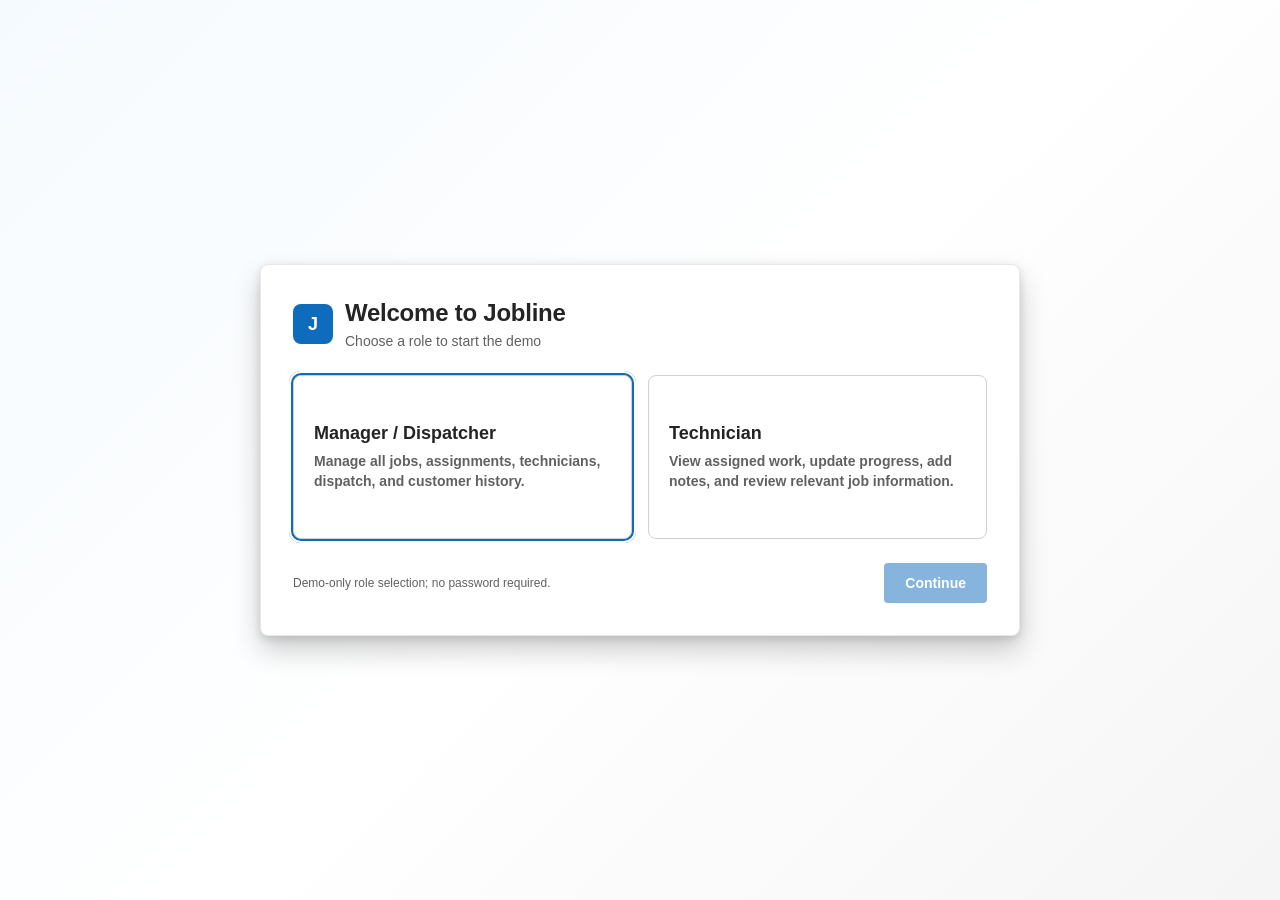
<file: previous-version/customers-list.html>
<!doctype html>
<html>
<head>
<meta charset="utf-8">
<title>Jobline - Customers</title>
<link rel="stylesheet" href="fluent2-alignment.css">
<link rel="stylesheet" href="persona.css">
<link rel="stylesheet" href="accessibility.css">
<link rel="stylesheet" href="typography-consistency.css">
<style>
:root{
  --brand:#0F6CBD;--brand-hover:#115EA3;
  --brand-tint-10:#F5FAFE;--brand-tint-20:#DEECF9;
  --nbg1:#FFFFFF;--nbg2:#FAFAFA;--nbg-hover:#F0F0F0;
  --stroke1:#D1D1D1;--stroke2:#E8E8E8;
  --fg1:#242424;--fg2:#424242;--fg3:#616161;--fg-disabled:#BDBDBD;
  --warning-bg:#FFF4CE;--warning-fg:#9D5D00;
  --success-bg:#DFF6DD;--success-fg:#0E7C3F;
  --neutral-bg:#F0F0F0;--neutral-fg:#424242;
  --shadow4:0 0.3px 0.9px rgba(0,0,0,.11),0 1.6px 3.6px rgba(0,0,0,.13);
  --shadow8:0 0.6px 1.8px rgba(0,0,0,.12),0 3.2px 7.2px rgba(0,0,0,.16);
  --font:"Segoe UI","Segoe UI Web",-apple-system,BlinkMacSystemFont,"Helvetica Neue",Arial,sans-serif;
}
*{box-sizing:border-box;}
.demo-hidden{display:none !important;}
body{margin:0;font-family:var(--font);color:var(--fg1);background:var(--nbg2);-webkit-font-smoothing:antialiased;}
a{color:var(--brand);text-decoration:none;}
a:hover{color:var(--brand-hover);}
button{font-family:var(--font);cursor:pointer;}
.search-input{width:100%;border:0;outline:0;background:transparent;color:var(--fg1);font-size:14px;}
.rail-btn{width:40px;height:40px;border-radius:8px;border:none;background:transparent;color:var(--fg3);display:flex;align-items:center;justify-content:center;cursor:pointer;}
.rail-btn.active{background:var(--brand-tint-20);color:var(--brand);}
.avatar{border-radius:50%;display:flex;align-items:center;justify-content:center;font-weight:700;flex-shrink:0;}
.badge{display:inline-flex;align-items:center;padding:3px 10px;border-radius:999px;font-size:12px;font-weight:600;line-height:16px;white-space:nowrap;}
.cust-grid{display:grid;grid-template-columns:repeat(3,1fr);gap:20px;}
.cust-card{position:relative;background:#fff;border:1px solid var(--stroke2);border-radius:8px;padding:20px;box-shadow:var(--shadow4);}
.card-link{position:absolute;inset:0;}
.stat3{display:grid;grid-template-columns:repeat(3,1fr);}
.stat-num{font-size:18px;font-weight:700;color:var(--fg1);}
.stat-lbl{font-size:11px;color:var(--fg3);margin-top:2px;}
@media (max-width:1180px){ main{padding:20px !important;} .cust-grid{grid-template-columns:repeat(2,1fr);} }
@media (max-width:760px){ .rail{width:56px !important;} .cust-grid{grid-template-columns:1fr;} }
@media (max-width:620px){main>div:first-child{flex-direction:column;}main>div:first-child>div:last-child{width:100%;}main>div:first-child>div:last-child>div{width:100%!important;}}
</style>
</head>
<body>
<div style="display:flex;width:100%;min-height:100dvh;background:var(--nbg2);">
  <nav class="rail" style="width:64px;flex-shrink:0;background:#FFFFFF;border-right:1px solid var(--stroke2);display:flex;flex-direction:column;align-items:center;padding:16px 0;">
    <a href="index.html" style="width:32px;height:32px;border-radius:8px;background:var(--brand);display:flex;align-items:center;justify-content:center;color:#fff;font-weight:700;font-size:15px;">J</a>
    <div style="display:flex;flex-direction:column;gap:8px;margin-top:32px;">
      <a class="rail-btn" href="index.html" title="Job Queue"><svg width="20" height="20" viewBox="0 0 20 20" fill="none"><rect x="3" y="4" width="3" height="3" rx="0.5" fill="currentColor"/><path d="M9 5.5H17" stroke="currentColor" stroke-width="1.5" stroke-linecap="round"/><rect x="3" y="8.5" width="3" height="3" rx="0.5" fill="currentColor"/><path d="M9 10H17" stroke="currentColor" stroke-width="1.5" stroke-linecap="round"/><rect x="3" y="13" width="3" height="3" rx="0.5" fill="currentColor"/><path d="M9 14.5H17" stroke="currentColor" stroke-width="1.5" stroke-linecap="round"/></svg></a>
      <a class="rail-btn" href="dispatch-board.html" title="Dispatch Board"><svg width="20" height="20" viewBox="0 0 20 20" fill="none"><rect x="3" y="3" width="6" height="14" rx="1.5" stroke="currentColor" stroke-width="1.5"/><rect x="11" y="3" width="6" height="8" rx="1.5" stroke="currentColor" stroke-width="1.5"/></svg></a>
      <a class="rail-btn active" href="customers-list.html" title="Customers"><svg width="20" height="20" viewBox="0 0 20 20" fill="none"><circle cx="7.5" cy="7" r="2.5" stroke="currentColor" stroke-width="1.5"/><path d="M2.5 16c0-2.5 2.2-4 5-4s5 1.5 5 4" stroke="currentColor" stroke-width="1.5" stroke-linecap="round"/><circle cx="14.5" cy="6.5" r="2" stroke="currentColor" stroke-width="1.4"/><path d="M12.8 9.2c1.9-.3 4.7.6 4.7 3.3" stroke="currentColor" stroke-width="1.4" stroke-linecap="round"/></svg></a>
    </div>
    <div style="margin-top:auto;display:flex;flex-direction:column;align-items:center;gap:12px;">
      <button class="rail-btn demo-hidden" style="width:36px;height:36px;" title="Settings" aria-hidden="true"><svg width="18" height="18" viewBox="0 0 20 20" fill="none"><circle cx="10" cy="10" r="2.5" stroke="currentColor" stroke-width="1.4"/><path d="M10 2.5v2M10 15.5v2M17.5 10h-2M4.5 10h-2M15.4 4.6l-1.4 1.4M6 12.6l-1.4 1.4M15.4 15.4l-1.4-1.4M6 7.4L4.6 6" stroke="currentColor" stroke-width="1.3" stroke-linecap="round"/></svg></button>
      <div class="avatar" style="width:32px;height:32px;background:#F5E1EE;color:#8B3A73;font-size:12px;">DK</div>
    </div>
  </nav>
  <main style="flex:1;min-width:0;padding:32px;display:flex;flex-direction:column;gap:20px;">
    <div style="display:flex;align-items:flex-start;justify-content:space-between;gap:24px;">
      <div>
        <h1 style="margin:0;font-size:24px;font-weight:600;color:var(--fg1);">Customers</h1>
        <p style="margin:4px 0 0;font-size:14px;color:var(--fg3);">48 active accounts across 6 territories</p>
      </div>
      <div style="display:flex;align-items:center;gap:12px;">
        <div style="width:240px;height:36px;border:1px solid var(--stroke1);border-radius:8px;background:var(--nbg1);display:flex;align-items:center;gap:8px;padding:0 12px;color:var(--fg3);">
          <svg width="16" height="16" viewBox="0 0 20 20" fill="none"><circle cx="9" cy="9" r="6" stroke="currentColor" stroke-width="1.5"/><path d="M17 17L13.5 13.5" stroke="currentColor" stroke-width="1.5" stroke-linecap="round"/></svg>
          <input class="search-input" id="customerSearch" type="search" placeholder="Search customers..." aria-label="Search customers">
        </div>
        <button class="demo-hidden" aria-hidden="true" style="display:inline-flex;align-items:center;gap:6px;height:36px;padding:0 16px;border-radius:4px;border:none;background:var(--brand);color:#fff;font-size:14px;font-weight:600;white-space:nowrap;">
          <svg width="16" height="16" viewBox="0 0 20 20" fill="none"><path d="M10 4V16M4 10H16" stroke="currentColor" stroke-width="1.75" stroke-linecap="round"/></svg>New Customer
        </button>
      </div>
    </div>

    <div class="cust-grid">
      <div class="cust-card">
        <a class="card-link" href="customer-detail.html" aria-label="Open Alvarez Family profile"></a>
        <div style="display:flex;align-items:flex-start;justify-content:space-between;gap:12px;">
          <div style="display:flex;gap:12px;align-items:center;">
            <div class="avatar" style="width:48px;height:48px;font-size:16px;background:var(--brand-tint-20);color:var(--brand);">AF</div>
            <div><div style="font-size:16px;font-weight:600;color:var(--fg1);">Alvarez Family</div><div style="font-size:12px;color:var(--fg3);margin-top:2px;">Residential &middot; Fairview Heights</div></div>
          </div>
        </div>
        <span class="badge" style="background:var(--success-bg);color:var(--success-fg);margin-top:14px;">Active Plan</span>
        <div style="height:1px;background:var(--stroke2);margin:16px 0;"></div>
        <div class="stat3">
          <div><div class="stat-num">14</div><div class="stat-lbl">Lifetime Jobs</div></div>
          <div><div class="stat-num">$4,120</div><div class="stat-lbl">Lifetime Revenue</div></div>
          <div><div class="stat-num">4.9</div><div class="stat-lbl">Rating</div></div>
        </div>
      </div>

      <div class="cust-card" style="box-shadow:var(--shadow8);">
        <a class="card-link" href="customer-detail.html" aria-label="Open Meadowbrook HOA profile"></a>
        <div style="display:flex;align-items:flex-start;justify-content:space-between;gap:12px;">
          <div style="display:flex;gap:12px;align-items:center;">
            <div class="avatar" style="width:48px;height:48px;font-size:16px;background:var(--brand-tint-20);color:var(--brand);">MH</div>
            <div><div style="font-size:16px;font-weight:600;color:var(--fg1);">Meadowbrook HOA</div><div style="font-size:12px;color:var(--fg3);margin-top:2px;">Commercial &middot; Meadowbrook</div></div>
          </div>
        </div>
        <span class="badge" style="background:var(--success-bg);color:var(--success-fg);margin-top:14px;">Active Plan</span>
        <div style="height:1px;background:var(--stroke2);margin:16px 0;"></div>
        <div class="stat3">
          <div><div class="stat-num">62</div><div class="stat-lbl">Lifetime Jobs</div></div>
          <div><div class="stat-num">$28,400</div><div class="stat-lbl">Lifetime Revenue</div></div>
          <div><div class="stat-num">4.7</div><div class="stat-lbl">Rating</div></div>
        </div>
      </div>

      <div class="cust-card">
        <a class="card-link" href="customer-detail.html" aria-label="Open Chen Residence profile"></a>
        <div style="display:flex;align-items:flex-start;justify-content:space-between;gap:12px;">
          <div style="display:flex;gap:12px;align-items:center;">
            <div class="avatar" style="width:48px;height:48px;font-size:16px;background:var(--brand-tint-20);color:var(--brand);">CR</div>
            <div><div style="font-size:16px;font-weight:600;color:var(--fg1);">Chen Residence</div><div style="font-size:12px;color:var(--fg3);margin-top:2px;">Residential &middot; Riverside</div></div>
          </div>
        </div>
        <span class="badge" style="background:var(--warning-bg);color:var(--warning-fg);margin-top:14px;">Seasonal Plan</span>
        <div style="height:1px;background:var(--stroke2);margin:16px 0;"></div>
        <div class="stat3">
          <div><div class="stat-num">8</div><div class="stat-lbl">Lifetime Jobs</div></div>
          <div><div class="stat-num">$2,650</div><div class="stat-lbl">Lifetime Revenue</div></div>
          <div><div class="stat-num">4.8</div><div class="stat-lbl">Rating</div></div>
        </div>
      </div>

      <div class="cust-card">
        <a class="card-link" href="customer-detail.html" aria-label="Open Okafor and Sons Bakery profile"></a>
        <div style="display:flex;align-items:flex-start;justify-content:space-between;gap:12px;">
          <div style="display:flex;gap:12px;align-items:center;">
            <div class="avatar" style="width:48px;height:48px;font-size:16px;background:var(--brand-tint-20);color:var(--brand);">OS</div>
            <div><div style="font-size:16px;font-weight:600;color:var(--fg1);">Okafor &amp; Sons Bakery</div><div style="font-size:12px;color:var(--fg3);margin-top:2px;">Commercial &middot; Downtown</div></div>
          </div>
        </div>
        <span class="badge" style="background:var(--success-bg);color:var(--success-fg);margin-top:14px;">Active Plan</span>
        <div style="height:1px;background:var(--stroke2);margin:16px 0;"></div>
        <div class="stat3">
          <div><div class="stat-num">31</div><div class="stat-lbl">Lifetime Jobs</div></div>
          <div><div class="stat-num">$11,900</div><div class="stat-lbl">Lifetime Revenue</div></div>
          <div><div class="stat-num">5.0</div><div class="stat-lbl">Rating</div></div>
        </div>
      </div>

      <div class="cust-card">
        <a class="card-link" href="customer-detail.html" aria-label="Open Dana Whitfield profile"></a>
        <div style="display:flex;align-items:flex-start;justify-content:space-between;gap:12px;">
          <div style="display:flex;gap:12px;align-items:center;">
            <div class="avatar" style="width:48px;height:48px;font-size:16px;background:var(--brand-tint-20);color:var(--brand);">DW</div>
            <div><div style="font-size:16px;font-weight:600;color:var(--fg1);">Dana Whitfield</div><div style="font-size:12px;color:var(--fg3);margin-top:2px;">Residential &middot; Fairview Heights</div></div>
          </div>
        </div>
        <span class="badge" style="background:var(--neutral-bg);color:var(--neutral-fg);margin-top:14px;">No Plan</span>
        <div style="height:1px;background:var(--stroke2);margin:16px 0;"></div>
        <div class="stat3">
          <div><div class="stat-num">5</div><div class="stat-lbl">Lifetime Jobs</div></div>
          <div><div class="stat-num">$1,380</div><div class="stat-lbl">Lifetime Revenue</div></div>
          <div><div class="stat-num">4.6</div><div class="stat-lbl">Rating</div></div>
        </div>
      </div>

      <div class="cust-card">
        <a class="card-link" href="customer-detail.html" aria-label="Open Priya Natarajan profile"></a>
        <div style="display:flex;align-items:flex-start;justify-content:space-between;gap:12px;">
          <div style="display:flex;gap:12px;align-items:center;">
            <div class="avatar" style="width:48px;height:48px;font-size:16px;background:var(--brand-tint-20);color:var(--brand);">PN</div>
            <div><div style="font-size:16px;font-weight:600;color:var(--fg1);">Priya Natarajan</div><div style="font-size:12px;color:var(--fg3);margin-top:2px;">Residential &middot; Riverside</div></div>
          </div>
        </div>
        <span class="badge" style="background:var(--success-bg);color:var(--success-fg);margin-top:14px;">Active Plan</span>
        <div style="height:1px;background:var(--stroke2);margin:16px 0;"></div>
        <div class="stat3">
          <div><div class="stat-num">11</div><div class="stat-lbl">Lifetime Jobs</div></div>
          <div><div class="stat-num">$3,760</div><div class="stat-lbl">Lifetime Revenue</div></div>
          <div><div class="stat-num">4.9</div><div class="stat-lbl">Rating</div></div>
        </div>
      </div>
    </div>
  </main>
</div>
<script>
(() => {
  const grid = document.querySelector('.cust-grid');
  const existingNames = new Set([...grid.querySelectorAll('.card-link')].map(link => link.getAttribute('aria-label').replace(/^Open /, '').replace(/ profile$/, '').replace('Okafor and Sons Bakery', 'Okafor & Sons Bakery')));
  let createdJobs = [];
  try { createdJobs = JSON.parse(localStorage.getItem('jobline-created-jobs') || '[]'); } catch {}
  let jobUpdates = {};
  try { jobUpdates = JSON.parse(localStorage.getItem('jobline-job-updates') || '{}'); } catch {}
  const baseCurrentFees = { 'Alvarez Family':340, 'Meadowbrook HOA':180, 'Chen Residence':410, 'Okafor & Sons Bakery':120, 'Dana Whitfield':275, 'Priya Natarajan':210 };
  const newCustomers = new Map();
  createdJobs.forEach(job => {
    if (!existingNames.has(job.customer) && !newCustomers.has(job.customer)) newCustomers.set(job.customer, []);
    if (newCustomers.has(job.customer)) newCustomers.get(job.customer).push(job);
  });
  const escapeHtml = value => String(value ?? '').replace(/[&<>"']/g, char => ({'&':'&amp;','<':'&lt;','>':'&gt;','"':'&quot;',"'":'&#39;'}[char]));
  [...newCustomers.entries()].reverse().forEach(([customer, jobs]) => {
    const first = jobs[0];
    const initials = customer.split(/\s+/).map(part => part[0]).join('').slice(0, 2).toUpperCase();
    const revenue = jobs.reduce((sum, job) => sum + Number(jobUpdates[job.id]?.fee ?? job.fee ?? 0), 0);
    const card = document.createElement('div');
    card.className = 'cust-card';
    card.dataset.generatedCustomer = 'true';
    card.innerHTML = `<a class="card-link" href="customer-detail.html?customer=${encodeURIComponent(customer)}" aria-label="Open ${escapeHtml(customer)} profile"></a><div style="display:flex;gap:12px;align-items:center;"><div class="avatar" style="width:48px;height:48px;font-size:16px;background:var(--brand-tint-20);color:var(--brand);">${escapeHtml(initials)}</div><div><div style="font-size:16px;font-weight:600;color:var(--fg1);">${escapeHtml(customer)}</div><div style="font-size:12px;color:var(--fg3);margin-top:2px;">New customer · ${escapeHtml(first.city || '')}, ${escapeHtml(first.state || '')}</div></div></div><span class="badge" style="background:var(--neutral-bg);color:var(--neutral-fg);margin-top:14px;">No Plan</span><div style="height:1px;background:var(--stroke2);margin:16px 0;"></div><div class="stat3"><div><div class="stat-num">${jobs.length}</div><div class="stat-lbl">Lifetime Jobs</div></div><div><div class="stat-num">$${revenue.toLocaleString()}</div><div class="stat-lbl">Lifetime Revenue</div></div><div><div class="stat-num">—</div><div class="stat-lbl">Rating</div></div></div>`;
    grid.insertBefore(card, grid.firstChild);
  });
  const cards = [...document.querySelectorAll('.cust-card')];
  cards.forEach(card => {
    const link = card.querySelector('.card-link');
    const customer = link.getAttribute('aria-label').replace(/^Open /, '').replace(/ profile$/, '').replace('Okafor and Sons Bakery', 'Okafor & Sons Bakery');
    link.href = `customer-detail.html?customer=${encodeURIComponent(customer)}`;
    card.dataset.customer = customer;
    if (card.dataset.generatedCustomer !== 'true') {
      const stats = card.querySelectorAll('.stat-num');
      const baseJobs = Number(stats[0].textContent.replace(/[^0-9.-]/g, '')) || 0;
      const baseRevenue = Number(stats[1].textContent.replace(/[^0-9.-]/g, '')) || 0;
      const addedJobs = createdJobs.filter(job => job.customer === customer);
      const addedRevenue = addedJobs.reduce((sum, job) => sum + Number(jobUpdates[job.id]?.fee ?? job.fee ?? 0), 0);
      const editedBaseFeeDelta = jobUpdates[customer]?.fee != null && baseCurrentFees[customer] != null ? Number(jobUpdates[customer].fee) - baseCurrentFees[customer] : 0;
      stats[0].textContent = baseJobs + addedJobs.length;
      stats[1].textContent = `$${(baseRevenue + addedRevenue + editedBaseFeeDelta).toLocaleString()}`;
    }
  });
  document.getElementById('customerSearch').addEventListener('input', event => {
    const term = event.target.value.trim().toLowerCase();
    cards.forEach(card => card.style.display = !term || card.textContent.toLowerCase().includes(term) ? 'block' : 'none');
  });
})();
</script>
<script src="persona.js?v=8"></script>
<script src="accessibility.js?v=1"></script>
</body>
</html>
</file>
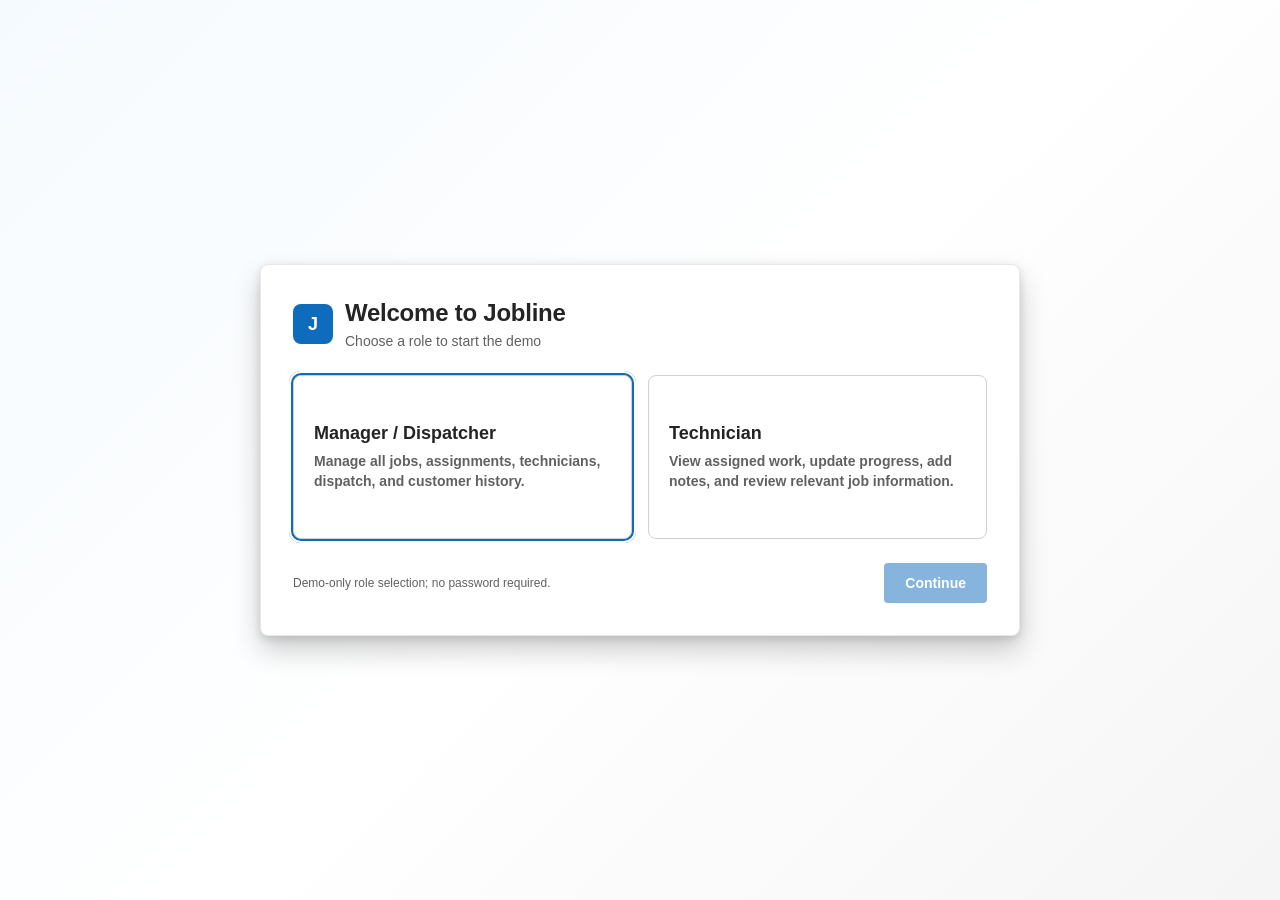
<file: previous-version/dispatch-board.html>
<!doctype html>
<html>
<head>
<meta charset="utf-8">
<title>Jobline - Dispatch Board</title>
<link rel="stylesheet" href="fluent2-alignment.css">
<link rel="stylesheet" href="persona.css">
<link rel="stylesheet" href="operations-overview.css">
<link rel="stylesheet" href="accessibility.css">
<link rel="stylesheet" href="typography-consistency.css">
<style>
:root{
  --brand:#0F6CBD;--brand-hover:#115EA3;
  --brand-tint-10:#F5FAFE;--brand-tint-20:#DEECF9;
  --nbg1:#FFFFFF;--nbg2:#FAFAFA;--nbg3:#F1F1F1;--nbg-hover:#F0F0F0;
  --stroke1:#D1D1D1;--stroke2:#E8E8E8;
  --fg1:#242424;--fg2:#424242;--fg3:#616161;--fg-disabled:#BDBDBD;
  --danger-bg:#FDE7E9;--danger-fg:#C4314B;
  --warning-bg:#FFF4CE;--warning-fg:#9D5D00;
  --success-bg:#DFF6DD;--success-fg:#0E7C3F;
  --teal-bg:#D6F5E8;--teal-fg:#0B6A4A;--plum-bg:#F5E1EE;--plum-fg:#8B3A73;
  --shadow4:0 0.3px 0.9px rgba(0,0,0,.11),0 1.6px 3.6px rgba(0,0,0,.13);
  --shadow16:0 1.2px 3.6px rgba(0,0,0,.12),0 6.4px 14.4px rgba(0,0,0,.16);
  --font:"Segoe UI","Segoe UI Web",-apple-system,BlinkMacSystemFont,"Helvetica Neue",Arial,sans-serif;
}
*{box-sizing:border-box;}
.demo-hidden{display:none !important;}
body{margin:0;font-family:var(--font);color:var(--fg1);background:var(--nbg2);-webkit-font-smoothing:antialiased;}
a{color:var(--brand);text-decoration:none;}
a:hover{color:var(--brand-hover);}
button{font-family:var(--font);cursor:pointer;}
.rail-btn{width:40px;height:40px;border-radius:8px;border:none;background:transparent;color:var(--fg3);display:flex;align-items:center;justify-content:center;cursor:pointer;}
.rail-btn.active{background:var(--brand-tint-20);color:var(--brand);}
.ghost-btn{display:inline-flex;align-items:center;gap:6px;height:36px;padding:0 14px;border-radius:4px;border:1px solid var(--stroke1);background:var(--nbg1);color:var(--fg2);font-size:14px;font-weight:600;cursor:pointer;}
.icon-btn{width:32px;height:32px;border-radius:999px;border:1px solid var(--stroke1);background:var(--nbg1);color:var(--fg2);display:flex;align-items:center;justify-content:center;cursor:pointer;}
.avatar{border-radius:50%;display:flex;align-items:center;justify-content:center;font-weight:700;flex-shrink:0;border:2px solid #fff;}
.col{background:var(--nbg3);border-radius:8px;padding:12px;display:flex;flex-direction:column;min-width:0;}
.col-head{display:flex;align-items:center;justify-content:space-between;padding:2px 4px 12px;}
.col-title{font-size:11px;font-weight:700;letter-spacing:.05em;text-transform:uppercase;color:var(--fg2);}
.count{display:inline-flex;align-items:center;justify-content:center;min-width:20px;height:20px;padding:0 6px;border-radius:999px;background:#fff;border:1px solid var(--stroke1);font-size:11px;font-weight:700;color:var(--fg2);}
.card{position:relative;display:block;background:#fff;border:1px solid var(--stroke2);border-radius:8px;padding:12px;box-shadow:var(--shadow4);margin-bottom:10px;}
.card-top{display:flex;align-items:center;justify-content:space-between;margin-bottom:6px;}
.card-name{font-size:14px;font-weight:600;color:var(--fg1);margin:0 0 4px;}
.card-desc{font-size:12px;color:var(--fg3);margin:0 0 10px;display:-webkit-box;-webkit-line-clamp:2;-webkit-box-orient:vertical;overflow:hidden;}
.card-bottom{display:flex;align-items:center;justify-content:space-between;}
.board{display:grid;grid-template-columns:repeat(5,1fr);gap:16px;flex:1;min-height:0;}
.card-link{position:absolute;inset:0;}
.col-head-copy{min-width:0;}
.col-meaning{font-size:10px;color:var(--fg3);margin-top:3px;line-height:1.3;}
.col.drag-over{background:var(--brand-tint-20);box-shadow:inset 0 0 0 2px var(--brand);}
.card[draggable="true"]{cursor:grab;}
.card[draggable="true"]:active{cursor:grabbing;}
.move-toast{position:fixed;right:24px;bottom:24px;z-index:20;background:var(--fg1);color:#fff;padding:11px 14px;border-radius:8px;box-shadow:var(--shadow16);font-size:13px;display:none;}
.move-toast.show{display:block;}
@media (max-width:1180px){ main{padding:20px !important;} .board{overflow-x:auto;grid-auto-columns:220px;grid-template-columns:repeat(5,220px);} }
@media (max-width:760px){ .rail{width:56px !important;} }
</style>
</head>
<body>
<div style="display:flex;width:100%;min-height:100dvh;background:var(--nbg2);">
  <nav class="rail" style="width:64px;flex-shrink:0;background:#FFFFFF;border-right:1px solid var(--stroke2);display:flex;flex-direction:column;align-items:center;padding:16px 0;">
    <a href="index.html" style="width:32px;height:32px;border-radius:8px;background:var(--brand);display:flex;align-items:center;justify-content:center;color:#fff;font-weight:700;font-size:15px;">J</a>
    <div style="display:flex;flex-direction:column;gap:8px;margin-top:32px;">
      <a class="rail-btn" href="index.html" title="Job Queue"><svg width="20" height="20" viewBox="0 0 20 20" fill="none"><rect x="3" y="4" width="3" height="3" rx="0.5" fill="currentColor"/><path d="M9 5.5H17" stroke="currentColor" stroke-width="1.5" stroke-linecap="round"/><rect x="3" y="8.5" width="3" height="3" rx="0.5" fill="currentColor"/><path d="M9 10H17" stroke="currentColor" stroke-width="1.5" stroke-linecap="round"/><rect x="3" y="13" width="3" height="3" rx="0.5" fill="currentColor"/><path d="M9 14.5H17" stroke="currentColor" stroke-width="1.5" stroke-linecap="round"/></svg></a>
      <a class="rail-btn active" href="dispatch-board.html" title="Dispatch Board"><svg width="20" height="20" viewBox="0 0 20 20" fill="none"><rect x="3" y="3" width="6" height="14" rx="1.5" stroke="currentColor" stroke-width="1.5"/><rect x="11" y="3" width="6" height="8" rx="1.5" stroke="currentColor" stroke-width="1.5"/></svg></a>
      <a class="rail-btn" href="customers-list.html" title="Customers"><svg width="20" height="20" viewBox="0 0 20 20" fill="none"><circle cx="7.5" cy="7" r="2.5" stroke="currentColor" stroke-width="1.5"/><path d="M2.5 16c0-2.5 2.2-4 5-4s5 1.5 5 4" stroke="currentColor" stroke-width="1.5" stroke-linecap="round"/><circle cx="14.5" cy="6.5" r="2" stroke="currentColor" stroke-width="1.4"/><path d="M12.8 9.2c1.9-.3 4.7.6 4.7 3.3" stroke="currentColor" stroke-width="1.4" stroke-linecap="round"/></svg></a>
    </div>
    <div style="margin-top:auto;display:flex;flex-direction:column;align-items:center;gap:12px;">
      <button class="rail-btn" style="width:36px;height:36px;" title="Settings"><svg width="18" height="18" viewBox="0 0 20 20" fill="none"><circle cx="10" cy="10" r="2.5" stroke="currentColor" stroke-width="1.4"/><path d="M10 2.5v2M10 15.5v2M17.5 10h-2M4.5 10h-2M15.4 4.6l-1.4 1.4M6 12.6l-1.4 1.4M15.4 15.4l-1.4-1.4M6 7.4L4.6 6" stroke="currentColor" stroke-width="1.3" stroke-linecap="round"/></svg></button>
      <div class="avatar" style="width:32px;height:32px;background:var(--plum-bg);color:var(--plum-fg);font-size:12px;">DK</div>
    </div>
  </nav>
  <main style="flex:1;min-width:0;padding:32px;display:flex;flex-direction:column;gap:20px;height:100dvh;">
    <div style="display:flex;align-items:flex-start;justify-content:space-between;gap:24px;">
      <div>
        <h1 style="margin:0;font-size:24px;font-weight:600;color:var(--fg1);">Dispatch Board</h1>
        <p style="margin:4px 0 0;font-size:14px;color:var(--fg3);">Drag a job to reassign or change its status</p>
      </div>
      <a class="ghost-btn" href="new-job-form.html"><svg width="16" height="16" viewBox="0 0 20 20" fill="none"><path d="M10 4V16M4 10H16" stroke="currentColor" stroke-width="1.75" stroke-linecap="round"/></svg>New Job</a>
    </div>

    <div style="display:flex;align-items:center;justify-content:space-between;">
      <div style="display:flex;align-items:center;gap:10px;">
        <button class="icon-btn"><svg width="14" height="14" viewBox="0 0 20 20" fill="none"><path d="M13 5L8 10L13 15" stroke="currentColor" stroke-width="1.6" stroke-linecap="round" stroke-linejoin="round"/></svg></button>
        <span style="font-size:16px;font-weight:600;color:var(--fg1);">Thursday, Sep 3</span>
        <button class="icon-btn"><svg width="14" height="14" viewBox="0 0 20 20" fill="none"><path d="M7 5L12 10L7 15" stroke="currentColor" stroke-width="1.6" stroke-linecap="round" stroke-linejoin="round"/></svg></button>
      </div>
      <div style="display:flex;align-items:center;gap:10px;">
        <span style="font-size:12px;color:var(--fg3);">On shift</span>
        <div style="display:flex;">
          <div class="avatar" style="width:28px;height:28px;font-size:11px;background:var(--brand-tint-20);color:var(--brand);margin-left:-8px;">MR</div>
          <div class="avatar" style="width:28px;height:28px;font-size:11px;background:var(--teal-bg);color:var(--teal-fg);margin-left:-8px;">DK</div>
          <div class="avatar" style="width:28px;height:28px;font-size:11px;background:var(--plum-bg);color:var(--plum-fg);margin-left:-8px;">SP</div>
          <div class="avatar" style="width:28px;height:28px;font-size:10px;background:#ECECEC;color:var(--fg3);margin-left:-8px;">+2</div>
        </div>
      </div>
    </div>

    <div class="board" id="dispatchBoard">
      <div class="col">
        <div class="col-head"><span class="col-title" style="color:var(--danger-fg);">Unassigned</span><span class="count">2</span></div>
        <div class="card">
          <a class="card-link" href="job-detail-drawer.html" aria-label="Open Rosalind Kerr job detail"></a>
          <div class="card-top"><span style="display:flex;align-items:center;gap:6px;"><span style="width:7px;height:7px;border-radius:50%;background:#C4314B;display:inline-block;"></span><span style="font-size:11px;color:var(--fg3);">10:30 AM</span></span></div>
          <p class="card-name">Rosalind Kerr</p>
          <p class="card-desc">Add second thermostat zone</p>
          <div class="card-bottom">
            <div style="width:20px;height:20px;border-radius:50%;border:1.5px dashed var(--stroke1);"></div>
            <span style="font-size:12px;font-weight:600;color:var(--fg2);">$95 est</span>
          </div>
        </div>
        <div class="card">
          <a class="card-link" href="job-detail-drawer.html" aria-label="Open Marcus Webb job detail"></a>
          <div class="card-top"><span style="display:flex;align-items:center;gap:6px;"><span style="width:7px;height:7px;border-radius:50%;background:#FFB900;display:inline-block;"></span><span style="font-size:11px;color:var(--fg3);">1:00 PM</span></span></div>
          <p class="card-name">Marcus Webb</p>
          <p class="card-desc">Reschedule sprinkler tune-up</p>
          <div class="card-bottom">
            <div style="width:20px;height:20px;border-radius:50%;border:1.5px dashed var(--stroke1);"></div>
            <span style="font-size:12px;font-weight:600;color:var(--fg2);">$150</span>
          </div>
        </div>
      </div>

      <div class="col">
        <div class="col-head"><span class="col-title">Scheduled</span><span class="count">3</span></div>
        <div style="border:2px dashed var(--brand);border-radius:8px;height:60px;display:flex;align-items:center;justify-content:center;margin-bottom:10px;">
          <span style="font-size:12px;color:var(--brand);font-weight:600;">Drop job here</span>
        </div>
        <div class="card" style="border:2px dashed var(--brand);box-shadow:var(--shadow16);transform:rotate(-1.2deg);">
          <a class="card-link" href="job-detail-drawer.html" aria-label="Open Alvarez Family job detail"></a>
          <div class="card-top"><span style="display:flex;align-items:center;gap:6px;"><span style="width:7px;height:7px;border-radius:50%;background:#C4314B;display:inline-block;"></span><span style="font-size:11px;color:var(--fg3);">9:00 AM</span></span></div>
          <p class="card-name">Alvarez Family</p>
          <p class="card-desc">AC unit not cooling, urgent</p>
          <div class="card-bottom">
            <div class="avatar" style="width:20px;height:20px;font-size:9px;background:var(--brand-tint-20);color:var(--brand);">MR</div>
            <span style="font-size:12px;font-weight:600;color:var(--fg2);">$340</span>
          </div>
        </div>
        <div class="card">
          <a class="card-link" href="job-detail-drawer.html" aria-label="Open Dana Whitfield job detail"></a>
          <div class="card-top"><span style="display:flex;align-items:center;gap:6px;"><span style="width:7px;height:7px;border-radius:50%;background:#C4314B;display:inline-block;"></span><span style="font-size:11px;color:var(--fg3);">11:15 AM</span></span></div>
          <p class="card-name">Dana Whitfield</p>
          <p class="card-desc">Furnace won't ignite</p>
          <div class="card-bottom">
            <div class="avatar" style="width:20px;height:20px;font-size:9px;background:var(--teal-bg);color:var(--teal-fg);">DK</div>
            <span style="font-size:12px;font-weight:600;color:var(--fg2);">$275</span>
          </div>
        </div>
        <div class="card">
          <a class="card-link" href="job-detail-drawer.html" aria-label="Open Okafor and Sons Bakery job detail"></a>
          <div class="card-top"><span style="display:flex;align-items:center;gap:6px;"><span style="width:7px;height:7px;border-radius:50%;background:#FFB900;display:inline-block;"></span><span style="font-size:11px;color:var(--fg3);">2:30 PM</span></span></div>
          <p class="card-name">Okafor &amp; Sons Bakery</p>
          <p class="card-desc">Monthly HVAC filter service</p>
          <div class="card-bottom">
            <div class="avatar" style="width:20px;height:20px;font-size:9px;background:var(--plum-bg);color:var(--plum-fg);">SP</div>
            <span style="font-size:12px;font-weight:600;color:var(--fg2);">$120</span>
          </div>
        </div>
      </div>

      <div class="col">
        <div class="col-head"><span class="col-title">In Progress</span><span class="count">1</span></div>
        <div class="card">
          <a class="card-link" href="job-detail-drawer.html" aria-label="Open Priya Natarajan job detail"></a>
          <div class="card-top"><span style="display:flex;align-items:center;gap:6px;"><span style="width:7px;height:7px;border-radius:50%;background:#FFB900;display:inline-block;"></span><span style="font-size:11px;color:var(--fg3);">Started 9:45 AM</span></span></div>
          <p class="card-name">Priya Natarajan</p>
          <p class="card-desc">Replace kitchen faucet, mid repair</p>
          <div class="card-bottom">
            <div class="avatar" style="width:20px;height:20px;font-size:9px;background:var(--plum-bg);color:var(--plum-fg);">SP</div>
            <span style="font-size:12px;font-weight:600;color:var(--fg2);">$210</span>
          </div>
        </div>
      </div>

      <div class="col">
        <div class="col-head"><span class="col-title" style="color:var(--warning-fg);">Blocked</span><span class="count">1</span></div>
        <div class="card">
          <a class="card-link" href="job-detail-drawer.html" aria-label="Open Chen Residence job detail"></a>
          <div class="card-top"><span style="display:flex;align-items:center;gap:6px;"><span style="width:7px;height:7px;border-radius:50%;background:#C4314B;display:inline-block;"></span><span style="font-size:11px;color:var(--fg3);">Waiting on part</span></span></div>
          <p class="card-name">Chen Residence</p>
          <p class="card-desc">Water heater leak, part backordered</p>
          <div class="card-bottom">
            <div style="width:20px;height:20px;border-radius:50%;border:1.5px dashed var(--stroke1);"></div>
            <span style="font-size:12px;font-weight:600;color:var(--fg2);">$410</span>
          </div>
        </div>
      </div>

      <div class="col">
        <div class="col-head"><span class="col-title">Done</span><span class="count">2</span></div>
        <div class="card" style="opacity:.6;">
          <a class="card-link" href="job-detail-drawer.html" aria-label="Open Tobias Lindqvist job detail"></a>
          <div class="card-top"><span style="display:flex;align-items:center;gap:6px;"><span style="width:7px;height:7px;border-radius:50%;background:#616161;display:inline-block;"></span><span style="font-size:11px;color:var(--fg3);">4:10 PM</span></span></div>
          <p class="card-name">Tobias Lindqvist</p>
          <p class="card-desc">Cancelled per customer request</p>
          <div class="card-bottom">
            <div class="avatar" style="width:20px;height:20px;font-size:9px;background:var(--brand-tint-20);color:var(--brand);">MR</div>
            <span style="font-size:12px;font-weight:600;color:var(--fg2);">$0</span>
          </div>
        </div>
        <div class="card" style="opacity:.6;">
          <a class="card-link" href="job-detail-drawer.html" aria-label="Open Sana Ilyas job detail"></a>
          <div class="card-top"><span style="display:flex;align-items:center;gap:6px;"><span style="width:7px;height:7px;border-radius:50%;background:#FFB900;display:inline-block;"></span><span style="font-size:11px;color:var(--fg3);">2:50 PM</span></span></div>
          <p class="card-name">Sana Ilyas</p>
          <p class="card-desc">Dryer vent cleaning, completed</p>
          <div class="card-bottom">
            <div class="avatar" style="width:20px;height:20px;font-size:9px;background:var(--plum-bg);color:var(--plum-fg);">SP</div>
            <span style="font-size:12px;font-weight:600;color:var(--fg2);">$140</span>
          </div>
        </div>
      </div>
    </div>
  </main>
</div>
<div class="move-toast" id="dispatchToast" role="status"></div>
<script>
(() => {
  const storageKey = 'jobline-job-updates';
  const columns = [
    { key:'Unassigned', meaning:'Waiting for a technician' },
    { key:'Scheduled', meaning:'Technician and time planned' },
    { key:'In Progress', meaning:'Work has started' },
    { key:'Blocked', meaning:'Waiting on parts, access or approval' },
    { key:'Done', meaning:'Work is complete' }
  ];
  const baseJobs = [
    { customer:'Alvarez Family', description:'AC unit not cooling, urgent', stage:'In Progress', technician:'Marcus Reyes', fee:340, time:'9:00 AM', priority:'High' },
    { customer:'Meadowbrook HOA', description:'Quarterly irrigation inspection', stage:'Scheduled', technician:'Dana Kim', fee:180, time:'8:30 AM', priority:'Medium' },
    { customer:'Chen Residence', description:'Water heater leak in garage', stage:'Blocked', technician:'Unassigned', fee:410, time:'Waiting on part', priority:'High' },
    { customer:'Rosalind Kerr', description:'Add second thermostat zone', stage:'New', technician:'Unassigned', fee:95, time:'10:30 AM', priority:'Low' },
    { customer:'Okafor & Sons Bakery', description:'Monthly HVAC filter service', stage:'Scheduled', technician:'Sana Patel', fee:120, time:'2:30 PM', priority:'Medium' },
    { customer:'Tobias Lindqvist', description:'Cancel fall gutter cleaning', stage:'Done', technician:'Marcus Reyes', fee:0, time:'4:10 PM', priority:'Low' },
    { customer:'Dana Whitfield', description:"Furnace won't ignite", stage:'In Progress', technician:'Dana Kim', fee:275, time:'Started 9:45 AM', priority:'High' },
    { customer:'Priya Natarajan', description:'Replace kitchen faucet', stage:'Done', technician:'Sana Patel', fee:210, time:'2:50 PM', priority:'Medium' },
    { customer:'Marcus Webb', description:'Reschedule sprinkler tune-up', stage:'New', technician:'Unassigned', fee:150, time:'1:00 PM', priority:'Low' }
  ].map(job => ({ ...job, jobKey:job.customer }));
  function readCreatedJobs() {
    try { return JSON.parse(localStorage.getItem('jobline-created-jobs') || '[]').map(job => ({ ...job, jobKey:job.id })); }
    catch { return []; }
  }
  const techProfiles = {
    'Marcus Reyes': { initials:'MR', bg:'var(--brand-tint-20)', color:'var(--brand)' },
    'Dana Kim': { initials:'DK', bg:'var(--teal-bg)', color:'var(--teal-fg)' },
    'Sana Patel': { initials:'SP', bg:'var(--plum-bg)', color:'var(--plum-fg)' }
  };
  const priorityColors = { High:'#C4314B', Medium:'#FFB900', Low:'#616161' };
  const board = document.getElementById('dispatchBoard');
  const toast = document.getElementById('dispatchToast');

  document.querySelectorAll('[title="Settings"], main .icon-btn').forEach(control => {
    control.classList.add('demo-hidden');
    control.setAttribute('aria-hidden', 'true');
  });

  function readUpdates() {
    try {
      const updates = JSON.parse(localStorage.getItem(storageKey) || '{}');
      Object.values(updates).forEach(update => { if (update.stage === 'New Lead' || update.stage === 'Unassigned') update.stage = 'New'; });
      return updates;
    }
    catch { return {}; }
  }
  function writeUpdates(updates) {
    try { localStorage.setItem(storageKey, JSON.stringify(updates)); } catch {}
  }
  function boardStatus(job) {
    if (job.stage === 'Blocked' || job.stage === 'Done') return job.stage;
    if (!job.technician || job.technician === 'Unassigned') return 'Unassigned';
    if (job.stage === 'New Lead' || job.stage === 'Unassigned' || job.stage === 'New') return 'Unassigned';
    return columns.some(column => column.key === job.stage) ? job.stage : 'Unassigned';
  }
  function showToast(message) {
    toast.textContent = message;
    toast.classList.add('show');
    window.setTimeout(() => toast.classList.remove('show'), 2800);
  }
  function cardMarkup(job) {
    const profile = techProfiles[job.technician];
    const tech = profile
      ? `<div class="avatar" style="width:20px;height:20px;font-size:9px;background:${profile.bg};color:${profile.color};">${profile.initials}</div>`
      : '<div style="width:20px;height:20px;border-radius:50%;border:1.5px dashed var(--stroke1);"></div>';
    const currentStatus = boardStatus(job);
    return `<a class="card-link" href="job-detail-drawer.html?customer=${encodeURIComponent(job.customer)}${job.id?.startsWith('created-') ? `&job=${encodeURIComponent(job.id)}` : ''}" aria-label="Open ${job.customer} job detail"></a><div class="card-top"><span style="display:flex;align-items:center;gap:6px;"><span style="width:7px;height:7px;border-radius:50%;background:${priorityColors[job.priority]};display:inline-block;"></span><span style="font-size:11px;color:var(--fg3);">${job.time}</span></span></div><p class="card-name">${job.customer}</p><p class="card-desc">${job.description}</p><div class="card-bottom">${tech}<span style="font-size:12px;font-weight:600;color:var(--fg2);">$${Number(job.fee).toLocaleString()}</span></div><label class="sr-only" for="move-${job.jobKey.replace(/[^a-z0-9]/gi,'-')}">Move ${job.customer} to status</label><select class="dispatch-move" id="move-${job.jobKey.replace(/[^a-z0-9]/gi,'-')}" data-job-key="${job.jobKey}" aria-label="Move ${job.customer} to status">${columns.map(column => `<option${column.key === currentStatus ? ' selected' : ''}>${column.key}</option>`).join('')}</select>`;
  }
  function renderBoard() {
    const updates = readUpdates();
    const jobs = [...baseJobs, ...readCreatedJobs()].map(job => ({ ...job, ...(updates[job.jobKey] || {}) }));
    let normalized = false;
    jobs.forEach(job => {
      if (job.technician && job.technician !== 'Unassigned' && (job.stage === 'New Lead' || job.stage === 'Unassigned' || job.stage === 'New')) {
        job.stage = 'Scheduled';
        updates[job.jobKey] = { ...(updates[job.jobKey] || {}), stage:'Scheduled' };
        normalized = true;
      }
    });
    if (normalized) writeUpdates(updates);
    board.replaceChildren();
    columns.forEach(column => {
      const columnJobs = jobs.filter(job => boardStatus(job) === column.key);
      const columnEl = document.createElement('section');
      columnEl.className = 'col';
      columnEl.dataset.status = column.key;
      columnEl.setAttribute('aria-label', `${column.key}: ${column.meaning}`);
      columnEl.innerHTML = `<div class="col-head"><div class="col-head-copy"><div class="col-title">${column.key}</div><div class="col-meaning">${column.meaning}</div></div><span class="count">${columnJobs.length}</span></div>`;
      columnJobs.forEach(job => {
        const card = document.createElement('article');
        card.className = 'card';
        card.draggable = true;
        card.dataset.customer = job.customer;
        card.dataset.jobKey = job.jobKey;
        card.dataset.technician = job.technician || 'Unassigned';
        if (column.key === 'Done') card.style.opacity = '.6';
        card.innerHTML = cardMarkup(job);
        card.addEventListener('dragstart', event => event.dataTransfer.setData('text/plain', job.jobKey));
        card.querySelector('.dispatch-move').addEventListener('change', event => {
          event.stopPropagation();
          const destination = event.target.value;
          if ((destination === 'Scheduled' || destination === 'In Progress') && (!job.technician || job.technician === 'Unassigned')) {
            showToast('Assign a technician before scheduling or starting this job.');
            window.joblineAnnounce?.('Move not completed. Assign a technician first.');
            event.target.value = boardStatus(job);
            return;
          }
          updates[job.jobKey] = { ...(updates[job.jobKey] || {}), stage:destination === 'Unassigned' ? 'New' : destination };
          if (destination === 'Unassigned') updates[job.jobKey].technician = 'Unassigned';
          writeUpdates(updates);
          renderBoard();
          showToast(`${job.customer} moved to ${destination}. Job Queue updated.`);
          window.joblineAnnounce?.(`${job.customer} moved to ${destination}.`);
        });
        columnEl.appendChild(card);
      });
      columnEl.addEventListener('dragover', event => { event.preventDefault(); columnEl.classList.add('drag-over'); });
      columnEl.addEventListener('dragleave', () => columnEl.classList.remove('drag-over'));
      columnEl.addEventListener('drop', event => {
        event.preventDefault();
        columnEl.classList.remove('drag-over');
        const jobKey = event.dataTransfer.getData('text/plain');
        const current = jobs.find(job => job.jobKey === jobKey);
        if (!current) return;
        if ((column.key === 'Scheduled' || column.key === 'In Progress') && current.technician === 'Unassigned') {
          showToast('Assign a technician before scheduling or starting this job.');
          return;
        }
        const nextStage = column.key === 'Unassigned' ? 'New' : column.key;
        updates[jobKey] = { ...(updates[jobKey] || {}), stage:nextStage };
        if (column.key === 'Unassigned') updates[jobKey].technician = 'Unassigned';
        writeUpdates(updates);
        renderBoard();
        showToast(`${current.customer} moved to ${column.key}. Job Queue updated.`);
      });
      board.appendChild(columnEl);
    });
  }
  renderBoard();
})();
</script>
<script src="persona.js?v=8"></script>
<script src="operations-overview.js?v=1"></script>
<script src="accessibility.js?v=1"></script>
</body>
</html>
</file>
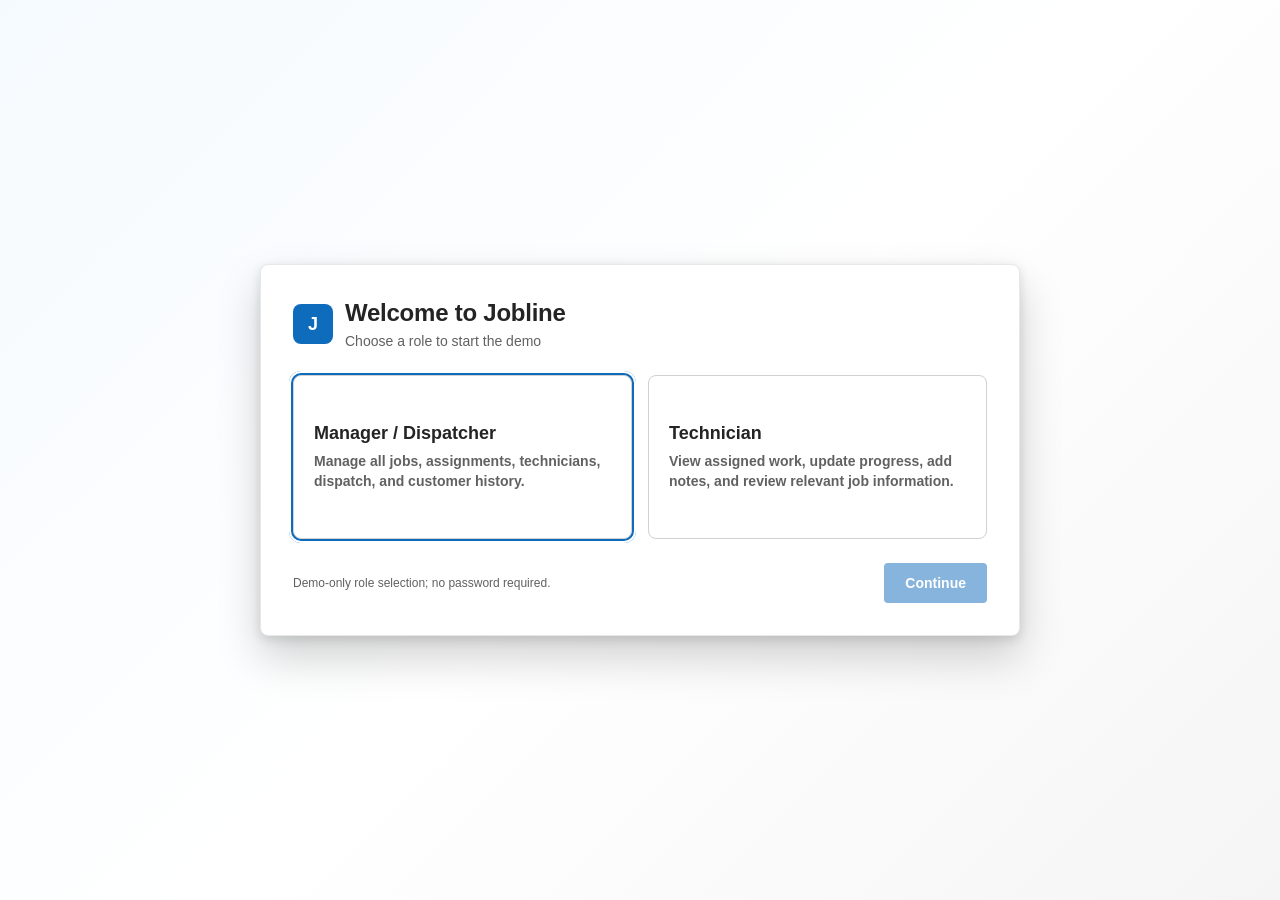
<file: previous-version/job-detail-drawer.html>
<!doctype html>
<html>
<head>
<meta charset="utf-8">
<title>Jobline - Job Detail Drawer</title>
<link rel="stylesheet" href="fluent2-alignment.css">
<link rel="stylesheet" href="persona.css">
<link rel="stylesheet" href="operations-overview.css">
<link rel="stylesheet" href="accessibility.css">
<link rel="stylesheet" href="typography-consistency.css">
<style>
:root{
  --brand:#0F6CBD;--brand-hover:#115EA3;--brand-pressed:#0B4F8A;
  --brand-tint-10:#F5FAFE;--brand-tint-20:#DEECF9;--brand-tint-30:#C7E0F4;
  --nbg1:#FFFFFF;--nbg2:#FAFAFA;--nbg3:#F5F5F5;--nbg-hover:#F0F0F0;
  --stroke1:#D1D1D1;--stroke2:#E8E8E8;
  --fg1:#242424;--fg2:#424242;--fg3:#616161;--fg-disabled:#BDBDBD;
  --danger-bg:#FDE7E9;--danger-fg:#C4314B;
  --warning-bg:#FFF4CE;--warning-fg:#9D5D00;
  --success-bg:#DFF6DD;--success-fg:#0E7C3F;
  --neutral-bg:#F0F0F0;--neutral-fg:#424242;
  --teal-bg:#D6F5E8;--teal-fg:#0B6A4A;--plum-bg:#F5E1EE;--plum-fg:#8B3A73;
  --shadow28:0 3.6px 10.8px rgba(0,0,0,.12),0 21.6px 43.2px rgba(0,0,0,.18);
  --font:"Segoe UI","Segoe UI Web",-apple-system,BlinkMacSystemFont,"Helvetica Neue",Arial,sans-serif;
}
*{box-sizing:border-box;}
.demo-hidden{display:none !important;}
body{margin:0;font-family:var(--font);color:var(--fg1);background:var(--nbg2);-webkit-font-smoothing:antialiased;}
a{color:var(--brand);text-decoration:none;}
button{font-family:var(--font);cursor:pointer;}
.rail-btn{width:40px;height:40px;border-radius:8px;border:none;background:transparent;color:var(--fg3);display:flex;align-items:center;justify-content:center;cursor:pointer;}
.rail-btn.active{background:var(--brand-tint-20);color:var(--brand);}
.chip{display:inline-flex;align-items:center;height:32px;padding:0 14px;border-radius:999px;border:none;background:transparent;color:var(--fg2);font-size:14px;font-weight:500;}
.chip.active{background:var(--brand-tint-20);color:var(--brand);font-weight:600;}
.ghost-btn{display:inline-flex;align-items:center;gap:6px;height:32px;padding:0 12px;border-radius:4px;border:none;background:transparent;color:var(--fg2);font-size:13px;font-weight:600;cursor:pointer;}
.icon-btn{width:32px;height:32px;border-radius:999px;border:1px solid var(--stroke1);background:var(--nbg1);color:var(--fg2);display:flex;align-items:center;justify-content:center;cursor:pointer;}
.badge{display:inline-flex;align-items:center;padding:3px 10px;border-radius:999px;font-size:12px;font-weight:600;line-height:16px;white-space:nowrap;}
.jq-row{display:grid;grid-template-columns:32px 158px minmax(200px,1fr) 128px 116px 168px 76px 64px 84px;gap:12px;align-items:center;padding:0 16px;height:52px;border-bottom:1px solid var(--stroke2);}
.jq-head{display:grid;grid-template-columns:32px 158px minmax(200px,1fr) 128px 116px 168px 76px 64px 84px;gap:12px;padding:0 16px;height:40px;align-items:center;border-bottom:1px solid var(--stroke2);}
.th{font-size:11px;font-weight:700;letter-spacing:.04em;text-transform:uppercase;color:var(--fg3);}
.avatar{border-radius:50%;display:flex;align-items:center;justify-content:center;font-weight:700;flex-shrink:0;}
.drawer-row{display:flex;align-items:flex-start;justify-content:space-between;padding:8px 0;gap:16px;}
.drawer-lbl{font-size:12px;color:var(--fg3);flex-shrink:0;width:120px;}
.drawer-val{font-size:14px;color:var(--fg1);text-align:right;font-weight:500;}
.sec-label{font-size:12px;font-weight:700;letter-spacing:.03em;text-transform:uppercase;color:var(--fg3);margin:0 0 10px;}
.edit-control{display:none;width:100%;min-height:34px;border:1px solid var(--stroke1);border-radius:6px;background:var(--nbg1);color:var(--fg1);padding:7px 9px;font:inherit;text-align:left;}
.drawer.editing .edit-control{display:block;}
.drawer.editing .editable-value{display:none;}
.drawer.editing .drawer-row{align-items:center;}
.drawer-message{display:none;margin:10px 0 0;padding:10px;border-radius:6px;background:var(--danger-bg);color:var(--danger-fg);font-size:12px;}
.drawer-message.show{display:block;}
.save-toast{position:absolute;right:24px;bottom:72px;background:var(--fg1);color:#fff;border-radius:8px;padding:11px 14px;box-shadow:var(--shadow28);font-size:13px;display:none;z-index:4;}
.save-toast.show{display:block;}
.drawer-scrim{position:fixed;inset:0;background:rgba(0,0,0,.40);}
.drawer{position:fixed!important;inset:0 0 0 auto!important;height:100dvh!important;width:min(480px,calc(100vw - 64px))!important;border-left:1px solid var(--colorNeutralStroke2);border-radius:8px 0 0 8px!important;overflow:hidden;}
.drawer-body{flex:1;min-height:0;overflow-y:auto;padding:0 24px 24px!important;scrollbar-gutter:stable;}
.drawer-header{position:sticky;top:0;z-index:3;margin:0 -24px 20px;padding:24px 24px 20px;background:var(--colorNeutralBackground1);border-bottom:1px solid var(--colorNeutralStroke2);}
.drawer-header .ops-drawer-link{display:inline-flex;margin-top:14px;}
.drawer-content-section{padding:0 0 20px;}
.drawer-footer{position:relative;z-index:3;justify-content:flex-start!important;min-height:64px;padding:16px 24px!important;background:var(--colorNeutralBackground1);box-shadow:0 -2px 4px rgba(0,0,0,.06);}
.drawer-footer .drawer-primary{background:var(--colorBrandBackground)!important;color:#fff!important;border:1px solid transparent!important;}
@media (max-width:1180px){ main{padding:20px !important;} .jq-table-wrap{overflow-x:auto;} .jq-row,.jq-head{width:1060px;} }
@media (max-width:760px){ .rail{width:56px !important;} .drawer{width:calc(100vw - 56px)!important;max-width:none!important;border-radius:0!important;} }
@media (max-width:620px),(min-resolution:3dppx){.drawer-header{position:static}.drawer-footer{position:static;box-shadow:none}.drawer-body{padding-bottom:8px!important}}
</style>
</head>
<body>
<div style="display:flex;width:100%;min-height:100dvh;background:var(--nbg2);position:relative;">
  <nav class="rail" style="width:64px;flex-shrink:0;background:#FFFFFF;border-right:1px solid var(--stroke2);display:flex;flex-direction:column;align-items:center;padding:16px 0;">
    <a href="index.html" style="width:32px;height:32px;border-radius:8px;background:var(--brand);display:flex;align-items:center;justify-content:center;color:#fff;font-weight:700;font-size:15px;">J</a>
    <div style="display:flex;flex-direction:column;gap:8px;margin-top:32px;">
      <a class="rail-btn active" href="index.html" title="Job Queue"><svg width="20" height="20" viewBox="0 0 20 20" fill="none"><rect x="3" y="4" width="3" height="3" rx="0.5" fill="currentColor"/><path d="M9 5.5H17" stroke="currentColor" stroke-width="1.5" stroke-linecap="round"/><rect x="3" y="8.5" width="3" height="3" rx="0.5" fill="currentColor"/><path d="M9 10H17" stroke="currentColor" stroke-width="1.5" stroke-linecap="round"/><rect x="3" y="13" width="3" height="3" rx="0.5" fill="currentColor"/><path d="M9 14.5H17" stroke="currentColor" stroke-width="1.5" stroke-linecap="round"/></svg></a>
      <a class="rail-btn" href="dispatch-board.html" title="Dispatch Board"><svg width="20" height="20" viewBox="0 0 20 20" fill="none"><rect x="3" y="3" width="6" height="14" rx="1.5" stroke="currentColor" stroke-width="1.5"/><rect x="11" y="3" width="6" height="8" rx="1.5" stroke="currentColor" stroke-width="1.5"/></svg></a>
      <a class="rail-btn" href="customers-list.html" title="Customers"><svg width="20" height="20" viewBox="0 0 20 20" fill="none"><circle cx="7.5" cy="7" r="2.5" stroke="currentColor" stroke-width="1.5"/><path d="M2.5 16c0-2.5 2.2-4 5-4s5 1.5 5 4" stroke="currentColor" stroke-width="1.5" stroke-linecap="round"/><circle cx="14.5" cy="6.5" r="2" stroke="currentColor" stroke-width="1.4"/><path d="M12.8 9.2c1.9-.3 4.7.6 4.7 3.3" stroke="currentColor" stroke-width="1.4" stroke-linecap="round"/></svg></a>
    </div>
    <div style="margin-top:auto;display:flex;flex-direction:column;align-items:center;gap:12px;">
      <button class="rail-btn demo-hidden" style="width:36px;height:36px;" title="Settings" aria-hidden="true"><svg width="18" height="18" viewBox="0 0 20 20" fill="none"><circle cx="10" cy="10" r="2.5" stroke="currentColor" stroke-width="1.4"/><path d="M10 2.5v2M10 15.5v2M17.5 10h-2M4.5 10h-2M15.4 4.6l-1.4 1.4M6 12.6l-1.4 1.4M15.4 15.4l-1.4-1.4M6 7.4L4.6 6" stroke="currentColor" stroke-width="1.3" stroke-linecap="round"/></svg></button>
      <div class="avatar" style="width:32px;height:32px;background:var(--plum-bg);color:var(--plum-fg);font-size:12px;">DK</div>
    </div>
  </nav>
  <main style="flex:1;min-width:0;padding:32px;display:flex;flex-direction:column;gap:16px;">
    <div style="display:flex;align-items:flex-start;justify-content:space-between;gap:24px;">
      <div>
        <h1 style="margin:0;font-size:24px;font-weight:600;color:var(--fg1);">Job Queue</h1>
        <p style="margin:4px 0 0;font-size:14px;color:var(--fg3);">9 open jobs across 3 technicians</p>
      </div>
      <div style="width:280px;height:36px;border:1px solid var(--stroke1);border-radius:8px;background:var(--nbg1);display:flex;align-items:center;gap:8px;padding:0 12px;color:var(--fg3);flex-shrink:0;">
        <svg width="16" height="16" viewBox="0 0 20 20" fill="none"><circle cx="9" cy="9" r="6" stroke="currentColor" stroke-width="1.5"/><path d="M17 17L13.5 13.5" stroke="currentColor" stroke-width="1.5" stroke-linecap="round"/></svg>
        <span style="font-size:14px;">Search jobs, customers...</span>
      </div>
    </div>
    <div style="display:flex;align-items:center;gap:4px;height:32px;">
      <button class="chip active">All</button>
      <button class="chip">Unassigned</button>
      <button class="chip">Scheduled</button>
      <button class="chip">In Progress</button>
      <button class="chip">Blocked</button>
      <button class="chip">Done</button>
    </div>
    <div style="display:flex;align-items:center;justify-content:space-between;padding-bottom:12px;border-bottom:1px solid var(--stroke2);">
      <div style="display:flex;align-items:center;gap:4px;">
        <button class="ghost-btn"><svg width="16" height="16" viewBox="0 0 20 20" fill="none"><path d="M4 6h8M4 10h8M4 14h5" stroke="currentColor" stroke-width="1.5" stroke-linecap="round"/><path d="M13 13l1.5 1.5L17 11" stroke="currentColor" stroke-width="1.5" stroke-linecap="round" stroke-linejoin="round"/></svg>Bulk Assign</button>
        <button class="ghost-btn demo-hidden" aria-hidden="true"><svg width="16" height="16" viewBox="0 0 20 20" fill="none"><path d="M10 13V4m0 0L6.5 7.5M10 4l3.5 3.5M4 14v2a1 1 0 001 1h10a1 1 0 001-1v-2" stroke="currentColor" stroke-width="1.5" stroke-linecap="round" stroke-linejoin="round"/></svg>Export</button>
        <div style="width:1px;height:24px;background:var(--stroke1);margin:0 12px;"></div>
      </div>
      <a href="new-job-form.html" style="display:inline-flex;align-items:center;gap:6px;height:36px;padding:0 16px;border-radius:4px;border:none;background:var(--brand);color:#fff;font-size:14px;font-weight:600;"><svg width="16" height="16" viewBox="0 0 20 20" fill="none"><path d="M10 4V16M4 10H16" stroke="currentColor" stroke-width="1.75" stroke-linecap="round"/></svg>New Job</a>
    </div>
    <div class="jq-table-wrap" style="background:var(--nbg1);border:1px solid var(--stroke2);border-radius:8px;overflow:hidden;">
      <div class="jq-head">
        <span class="th">&nbsp;</span><span class="th">Customer</span><span class="th">Description</span><span class="th">Type</span><span class="th">Stage</span><span class="th">Dispatch / Tech</span><span class="th" style="text-align:right;">Fee</span><span class="th" style="text-align:right;">Days</span><span class="th">Promised</span>
      </div>
      <div class="jq-row" style="background:var(--brand-tint-10);">
        <span style="width:8px;height:8px;border-radius:50%;background:#C4314B;display:inline-block;"></span>
        <span style="font-size:14px;font-weight:600;">Alvarez Family</span>
        <span style="font-size:13px;color:var(--fg2);">AC unit not cooling, urgent</span>
        <span style="font-size:13px;color:var(--fg3);">New Job</span>
        <span class="badge" style="background:var(--warning-bg);color:var(--warning-fg);">In Progress</span>
        <div style="display:flex;align-items:center;gap:8px;"><div class="avatar" style="width:22px;height:22px;font-size:10px;background:var(--brand-tint-20);color:var(--brand);">MR</div><span style="font-size:13px;color:var(--fg2);">Marcus Reyes</span></div>
        <span style="font-size:13px;font-weight:600;text-align:right;">$340</span>
        <span style="font-size:13px;color:var(--fg2);text-align:right;">1d</span>
        <span style="font-size:13px;color:var(--fg2);">Sep 3</span>
      </div>
      <div class="jq-row">
        <span style="width:8px;height:8px;border-radius:50%;background:#FFB900;display:inline-block;"></span>
        <span style="font-size:14px;font-weight:600;">Meadowbrook HOA</span>
        <span style="font-size:13px;color:var(--fg2);">Quarterly irrigation inspection</span>
        <span style="font-size:13px;color:var(--fg3);">Recurring Visit</span>
        <span class="badge" style="background:var(--brand-tint-20);color:var(--brand);">Scheduled</span>
        <div style="display:flex;align-items:center;gap:8px;"><div class="avatar" style="width:22px;height:22px;font-size:10px;background:var(--teal-bg);color:var(--teal-fg);">DK</div><span style="font-size:13px;color:var(--fg2);">Dana Kim</span></div>
        <span style="font-size:13px;font-weight:600;text-align:right;">$180</span>
        <span style="font-size:13px;color:var(--fg2);text-align:right;">2d</span>
        <span style="font-size:13px;color:var(--fg2);">Sep 2</span>
      </div>
      <div class="jq-row">
        <span style="width:8px;height:8px;border-radius:50%;background:#C4314B;display:inline-block;"></span>
        <span style="font-size:14px;font-weight:600;">Chen Residence</span>
        <span style="font-size:13px;color:var(--fg2);">Water heater leak in garage</span>
        <span style="font-size:13px;color:var(--fg3);">New Job</span>
        <span class="badge" style="background:var(--danger-bg);color:var(--danger-fg);">Blocked</span>
        <div style="display:flex;align-items:center;gap:8px;"><div style="width:22px;height:22px;border-radius:50%;border:1.5px dashed var(--stroke1);flex-shrink:0;"></div><span style="font-size:13px;color:var(--danger-fg);font-weight:600;">Unassigned</span></div>
        <span style="font-size:13px;font-weight:600;text-align:right;">$410</span>
        <span style="font-size:13px;color:var(--danger-fg);font-weight:600;text-align:right;">6d</span>
        <span style="font-size:13px;color:var(--fg2);">Sep 1</span>
      </div>
      <div class="jq-row">
        <span style="width:8px;height:8px;border-radius:50%;background:#616161;display:inline-block;"></span>
        <span style="font-size:14px;font-weight:600;">Rosalind Kerr</span>
        <span style="font-size:13px;color:var(--fg2);">Add second thermostat zone</span>
        <span style="font-size:13px;color:var(--fg3);">Change Request</span>
        <span class="badge" style="background:var(--brand-tint-20);color:var(--brand);">New</span>
        <div style="display:flex;align-items:center;gap:8px;"><div style="width:22px;height:22px;border-radius:50%;border:1.5px dashed var(--stroke1);flex-shrink:0;"></div><span style="font-size:13px;color:var(--danger-fg);font-weight:600;">Unassigned</span></div>
        <span style="font-size:13px;font-weight:600;text-align:right;">$95</span>
        <span style="font-size:13px;color:var(--fg2);text-align:right;">0d</span>
        <span style="font-size:13px;color:var(--fg-disabled);">TBD</span>
      </div>
      <div class="jq-row">
        <span style="width:8px;height:8px;border-radius:50%;background:#FFB900;display:inline-block;"></span>
        <span style="font-size:14px;font-weight:600;">Okafor &amp; Sons Bakery</span>
        <span style="font-size:13px;color:var(--fg2);">Monthly HVAC filter service</span>
        <span style="font-size:13px;color:var(--fg3);">Recurring Visit</span>
        <span class="badge" style="background:var(--brand-tint-20);color:var(--brand);">Scheduled</span>
        <div style="display:flex;align-items:center;gap:8px;"><div class="avatar" style="width:22px;height:22px;font-size:10px;background:var(--plum-bg);color:var(--plum-fg);">SP</div><span style="font-size:13px;color:var(--fg2);">Sana Patel</span></div>
        <span style="font-size:13px;font-weight:600;text-align:right;">$120</span>
        <span style="font-size:13px;color:var(--fg2);text-align:right;">3d</span>
        <span style="font-size:13px;color:var(--fg2);">Sep 3</span>
      </div>
      <div class="jq-row">
        <span style="width:8px;height:8px;border-radius:50%;background:#616161;display:inline-block;"></span>
        <span style="font-size:14px;font-weight:600;">Tobias Lindqvist</span>
        <span style="font-size:13px;color:var(--fg2);">Cancel fall gutter cleaning</span>
        <span style="font-size:13px;color:var(--fg3);">Cancellation</span>
        <span class="badge" style="background:var(--success-bg);color:var(--success-fg);">Done</span>
        <div style="display:flex;align-items:center;gap:8px;"><div class="avatar" style="width:22px;height:22px;font-size:10px;background:var(--brand-tint-20);color:var(--brand);">MR</div><span style="font-size:13px;color:var(--fg2);">Marcus Reyes</span></div>
        <span style="font-size:13px;font-weight:600;text-align:right;">$0</span>
        <span style="font-size:13px;color:var(--fg2);text-align:right;">5d</span>
        <span style="font-size:13px;color:var(--fg2);">Aug 28</span>
      </div>
      <div class="jq-row">
        <span style="width:8px;height:8px;border-radius:50%;background:#C4314B;display:inline-block;"></span>
        <span style="font-size:14px;font-weight:600;">Dana Whitfield</span>
        <span style="font-size:13px;color:var(--fg2);">Furnace won't ignite</span>
        <span style="font-size:13px;color:var(--fg3);">New Job</span>
        <span class="badge" style="background:var(--warning-bg);color:var(--warning-fg);">In Progress</span>
        <div style="display:flex;align-items:center;gap:8px;"><div class="avatar" style="width:22px;height:22px;font-size:10px;background:var(--teal-bg);color:var(--teal-fg);">DK</div><span style="font-size:13px;color:var(--fg2);">Dana Kim</span></div>
        <span style="font-size:13px;font-weight:600;text-align:right;">$275</span>
        <span style="font-size:13px;color:var(--fg2);text-align:right;">1d</span>
        <span style="font-size:13px;color:var(--fg2);">Sep 3</span>
      </div>
      <div class="jq-row">
        <span style="width:8px;height:8px;border-radius:50%;background:#FFB900;display:inline-block;"></span>
        <span style="font-size:14px;font-weight:600;">Priya Natarajan</span>
        <span style="font-size:13px;color:var(--fg2);">Replace kitchen faucet</span>
        <span style="font-size:13px;color:var(--fg3);">New Job</span>
        <span class="badge" style="background:var(--success-bg);color:var(--success-fg);">Done</span>
        <div style="display:flex;align-items:center;gap:8px;"><div class="avatar" style="width:22px;height:22px;font-size:10px;background:var(--plum-bg);color:var(--plum-fg);">SP</div><span style="font-size:13px;color:var(--fg2);">Sana Patel</span></div>
        <span style="font-size:13px;font-weight:600;text-align:right;">$210</span>
        <span style="font-size:13px;color:var(--fg2);text-align:right;">4d</span>
        <span style="font-size:13px;color:var(--fg2);">Aug 27</span>
      </div>
      <div class="jq-row" style="border-bottom:none;">
        <span style="width:8px;height:8px;border-radius:50%;background:#616161;display:inline-block;"></span>
        <span style="font-size:14px;font-weight:600;">Marcus Webb</span>
        <span style="font-size:13px;color:var(--fg2);">Reschedule sprinkler tune-up</span>
        <span style="font-size:13px;color:var(--fg3);">Change Request</span>
        <span class="badge" style="background:var(--brand-tint-20);color:var(--brand);">New</span>
        <div style="display:flex;align-items:center;gap:8px;"><div style="width:22px;height:22px;border-radius:50%;border:1.5px dashed var(--stroke1);flex-shrink:0;"></div><span style="font-size:13px;color:var(--danger-fg);font-weight:600;">Unassigned</span></div>
        <span style="font-size:13px;font-weight:600;text-align:right;">$150</span>
        <span style="font-size:13px;color:var(--fg2);text-align:right;">2d</span>
        <span style="font-size:13px;color:var(--fg2);">Sep 5</span>
      </div>
    </div>
  </main>

  <div class="drawer-scrim" aria-hidden="true"></div>

  <aside class="drawer" role="dialog" aria-modal="true" aria-labelledby="drawerCustomerName" style="position:absolute;top:0;right:0;height:100%;width:440px;background:#fff;border-radius:8px 0 0 8px;box-shadow:var(--shadow28);display:flex;flex-direction:column;">
    <div class="drawer-body" style="padding:24px 24px 0;flex:1;min-height:0;overflow-y:auto;">
      <header class="drawer-header">
      <div style="display:flex;align-items:flex-start;justify-content:space-between;">
        <div>
          <h2 style="margin:0;font-size:18px;font-weight:600;"><a id="drawerCustomerName" href="customer-detail.html" style="color:var(--fg1);">Alvarez Family</a></h2>
          <p id="drawerJobMeta" style="margin:4px 0 0;font-size:12px;color:var(--fg3);">Job #JB-2041 &middot; New Job</p>
        </div>
        <a href="index.html" aria-label="Close job details" style="width:32px;height:32px;border-radius:4px;color:var(--fg3);display:flex;align-items:center;justify-content:center;">
          <svg aria-hidden="true" width="20" height="20" viewBox="0 0 20 20" fill="currentColor">
            <path d="M4.09 4.09a.75.75 0 0 1 1.06 0L10 8.94l4.85-4.85a.75.75 0 1 1 1.06 1.06L11.06 10l4.85 4.85a.75.75 0 1 1-1.06 1.06L10 11.06l-4.85 4.85a.75.75 0 1 1-1.06-1.06L8.94 10 4.09 5.15a.75.75 0 0 1 0-1.06Z"/>
          </svg>
        </a>
      </div>
      <div style="display:flex;gap:8px;margin-top:12px;">
        <span class="badge" id="drawerStageBadge" style="background:var(--warning-bg);color:var(--warning-fg);">In Progress</span>
        <span class="badge" id="drawerPriorityBadge" style="background:var(--danger-bg);color:var(--danger-fg);">High priority</span>
      </div>
      <a class="ops-drawer-link" href="dispatch-board.html">View on Dispatch Board →</a>
      </header>

      <h3 class="sec-label">Job Info</h3>
      <div class="drawer-row"><span class="drawer-lbl">Description</span><span class="drawer-val" id="drawerDescriptionValue"></span></div>
      <div class="drawer-row"><span class="drawer-lbl">Type</span><span class="drawer-val" id="drawerTypeValue">New Job</span></div>
      <div class="drawer-row"><span class="drawer-lbl">Created</span><span class="drawer-val" id="drawerCreatedValue">Sep 1, 2026 · 8:10 AM</span></div>
      <div class="drawer-row"><span class="drawer-lbl">Priority</span><span class="drawer-val" style="flex:1;"><strong class="editable-value" id="priorityValue">High</strong><select class="edit-control" id="priorityInput"><option>Low</option><option>Medium</option><option selected>High</option></select></span></div>
      <div class="drawer-row"><span class="drawer-lbl">Promised date</span><span class="drawer-val" style="flex:1;"><strong class="editable-value" id="promisedValue">Sep 3, 2026 &middot; 12-4 PM</strong><div class="edit-control" style="padding:0;border:0;"><input id="promisedDateInput" aria-label="Promised date" type="date" value="2026-09-03" style="width:100%;height:34px;border:1px solid var(--stroke1);border-radius:6px;padding:0 9px;"><select id="promisedTimeInput" aria-label="Promised time window" style="width:100%;height:34px;margin-top:6px;border:1px solid var(--stroke1);border-radius:6px;padding:0 9px;"><option>8 AM-12 PM</option><option selected>12-4 PM</option><option>Any time</option></select></div></span></div>
      <div class="drawer-row"><span class="drawer-lbl">Street</span><span class="drawer-val" style="flex:1;"><strong class="editable-value" id="streetValue"></strong><input class="edit-control" id="streetInput"></span></div>
      <div class="drawer-row"><span class="drawer-lbl">City</span><span class="drawer-val" style="flex:1;"><strong class="editable-value" id="cityValue"></strong><input class="edit-control" id="cityInput"></span></div>
      <div class="drawer-row"><span class="drawer-lbl">State</span><span class="drawer-val" style="flex:1;"><strong class="editable-value" id="stateValue"></strong><input class="edit-control" id="stateInput" maxlength="2"></span></div>
      <div class="drawer-row"><span class="drawer-lbl">ZIP</span><span class="drawer-val" style="flex:1;"><strong class="editable-value" id="zipValue"></strong><input class="edit-control" id="zipInput"></span></div>

      <div style="height:1px;background:var(--stroke2);margin:20px 0;"></div>
      <h3 class="sec-label">Assigned Technician</h3>
      <div style="display:flex;align-items:center;justify-content:space-between;">
        <div style="display:flex;align-items:center;gap:10px;">
          <div class="avatar" id="drawerTechAvatar" style="width:40px;height:40px;font-size:14px;background:var(--brand-tint-20);color:var(--brand);">MR</div>
          <div>
            <div id="drawerTechName" style="font-size:14px;font-weight:600;color:var(--fg1);">Marcus Reyes</div>
            <div style="font-size:12px;color:var(--fg3);">Senior HVAC Tech</div>
          </div>
        </div>
        <button class="ghost-btn" id="drawerReassignButton" type="button" style="color:var(--brand);">Reassign</button>
      </div>
      <div id="drawerReassignControls" style="display:none;margin-top:12px;gap:8px;align-items:center;"><select id="drawerTechnicianInput" style="height:34px;flex:1;border:1px solid var(--stroke1);border-radius:6px;padding:0 9px;"><option>Marcus Reyes</option><option>Dana Kim</option><option>Sana Patel</option></select><button class="ghost-btn" id="drawerReassignSave" type="button" style="background:var(--brand);color:#fff;">Save</button></div>
      <p class="drawer-message" id="drawerReassignMessage">This job is already assigned and in progress. Update its status before reassigning it.</p>

      <div style="height:1px;background:var(--stroke2);margin:20px 0;"></div>
      <h3 class="sec-label">Pricing</h3>
      <div class="drawer-row"><span class="drawer-lbl">Job fee</span><span class="drawer-val" style="font-size:16px;font-weight:700;flex:1;"><strong class="editable-value" id="feeValue">$340.00</strong><input class="edit-control" id="feeInput" type="number" min="0" step="1" value="340"></span></div>
      <p style="margin:4px 0 0;font-size:12px;color:var(--fg3);text-align:right;">Diagnostic + repair, parts not included</p>

      <div style="height:1px;background:var(--stroke2);margin:20px 0;"></div>
      <h3 class="sec-label">Notes &amp; Activity</h3>
      <div id="drawerActivity" style="display:flex;flex-direction:column;gap:14px;"></div>
      <div style="display:flex;gap:8px;margin:14px 0 20px;"><input id="drawerNoteInput" aria-label="Add a job note" placeholder="Add a note" style="height:34px;flex:1;border:1px solid var(--stroke1);border-radius:6px;padding:0 9px;"><button class="ghost-btn" id="drawerAddNote" type="button" style="background:var(--brand);color:#fff;">Add</button></div>
    </div>
    <footer class="drawer-footer" style="flex-shrink:0;border-top:1px solid var(--stroke2);padding:16px 24px;display:flex;justify-content:flex-end;gap:8px;">
      <button class="ghost-btn drawer-primary" id="drawerSaveButton" type="button" style="display:none;background:var(--brand);color:#fff;">Save changes</button>
      <button class="ghost-btn" id="drawerCancelEdit" type="button" style="display:none;">Cancel</button>
      <button class="ghost-btn" id="drawerEditButton" type="button" style="border:1px solid var(--stroke1);">Edit</button>
    </footer>
    <div class="save-toast" id="drawerToast" role="status">Job details saved</div>
  </aside>
</div>
<script>
(() => {
  const drawer = document.querySelector('.drawer');
  const storageKey = 'jobline-job-updates';
  const editButton = document.getElementById('drawerEditButton');
  const cancelButton = document.getElementById('drawerCancelEdit');
  const saveButton = document.getElementById('drawerSaveButton');
  document.addEventListener('keydown', event => {
    if (event.key !== 'Escape') return;
    event.preventDefault();
    if (drawer.classList.contains('editing')) cancelButton.click();
    else window.location.href = 'index.html';
  });
  const toast = document.getElementById('drawerToast');
  const techProfiles = {
    'Marcus Reyes': { initials: 'MR', bg: 'var(--brand-tint-20)', color: 'var(--brand)' },
    'Dana Kim': { initials: 'DK', bg: 'var(--teal-bg)', color: 'var(--teal-fg)' },
    'Sana Patel': { initials: 'SP', bg: 'var(--plum-bg)', color: 'var(--plum-fg)' }
  };
  const jobs = {
    'Alvarez Family': { id: 'JB-2041', type: 'New Job', stage: 'In Progress', priority: 'High', fee: 340, promisedDate: '2026-09-03', promisedTime: '12-4 PM', address: '214 Sycamore Lane, Unit B, Fairview Heights', technician: 'Marcus Reyes' },
    'Meadowbrook HOA': { id: 'JB-2038', type: 'Recurring Visit', stage: 'Scheduled', priority: 'Medium', fee: 180, promisedDate: '2026-09-02', promisedTime: '8 AM-12 PM', address: '880 Meadowbrook Drive, Fairview Heights', technician: 'Dana Kim' },
    'Chen Residence': { id: 'JB-2034', type: 'New Job', stage: 'Blocked', priority: 'High', fee: 410, promisedDate: '2026-09-01', promisedTime: 'Any time', address: '47 Harbor View Court, Fairview Heights', technician: 'Unassigned' },
    'Rosalind Kerr': { id: 'JB-2046', type: 'Change Request', stage: 'New', priority: 'Low', fee: 95, promisedDate: '2026-09-10', promisedTime: 'Any time', address: '19 Wren Street, Fairview Heights', technician: 'Unassigned' },
    'Okafor & Sons Bakery': { id: 'JB-2032', type: 'Recurring Visit', stage: 'Scheduled', priority: 'Medium', fee: 120, promisedDate: '2026-09-03', promisedTime: '8 AM-12 PM', address: '302 Market Street, Fairview Heights', technician: 'Sana Patel' },
    'Tobias Lindqvist': { id: 'JB-2029', type: 'Cancellation', stage: 'Done', priority: 'Low', fee: 0, promisedDate: '2026-08-28', promisedTime: 'Any time', address: '61 Alder Avenue, Fairview Heights', technician: 'Marcus Reyes' },
    'Dana Whitfield': { id: 'JB-2042', type: 'New Job', stage: 'In Progress', priority: 'High', fee: 275, promisedDate: '2026-09-03', promisedTime: '12-4 PM', address: '725 Northgate Road, Fairview Heights', technician: 'Dana Kim' },
    'Priya Natarajan': { id: 'JB-2027', type: 'New Job', stage: 'Done', priority: 'Medium', fee: 210, promisedDate: '2026-08-27', promisedTime: '8 AM-12 PM', address: '146 Willow Bend, Fairview Heights', technician: 'Sana Patel' },
    'Marcus Webb': { id: 'JB-2040', type: 'Change Request', stage: 'New', priority: 'Low', fee: 150, promisedDate: '2026-09-05', promisedTime: 'Any time', address: '930 Crestline Way, Fairview Heights', technician: 'Unassigned' }
  };
  const baseDescriptions = { 'Alvarez Family':'AC unit not cooling, urgent', 'Meadowbrook HOA':'Quarterly irrigation inspection', 'Chen Residence':'Water heater leak in garage', 'Rosalind Kerr':'Add second thermostat zone', 'Okafor & Sons Bakery':'Monthly HVAC filter service', 'Tobias Lindqvist':'Cancel fall gutter cleaning', 'Dana Whitfield':"Furnace won't ignite", 'Priya Natarajan':'Replace kitchen faucet', 'Marcus Webb':'Reschedule sprinkler tune-up' };
  Object.entries(baseDescriptions).forEach(([name, description]) => jobs[name].description = description);
  const params = new URLSearchParams(window.location.search);
  const requestedCustomer = params.get('customer');
  const requestedJobKey = params.get('job');
  let createdJob = null;
  try { createdJob = JSON.parse(localStorage.getItem('jobline-created-jobs') || '[]').find(job => job.id === requestedJobKey) || null; } catch {}
  let historyJob = null;
  try { historyJob = JSON.parse(localStorage.getItem('jobline-history-jobs') || '{}')[requestedJobKey] || null; } catch {}
  const selectedJob = createdJob || historyJob;
  const customer = selectedJob?.customer || (jobs[requestedCustomer] ? requestedCustomer : 'Alvarez Family');
  const jobKey = selectedJob?.id || customer;
  if (selectedJob) jobs[customer] = { ...(jobs[customer] || { id:selectedJob.id, type:selectedJob.type, stage:'New', priority:'Medium', fee:0, promisedDate:'', promisedTime:'Any time', address:'', technician:'Unassigned' }), ...selectedJob, promisedDate:selectedJob.promised || selectedJob.promisedDate || jobs[customer]?.promisedDate || '', promisedTime:selectedJob.time || selectedJob.promisedTime || 'Any time' };

  function escapeHtml(value) { return String(value ?? '').replace(/[&<>"']/g, char => ({'&':'&amp;','<':'&lt;','>':'&gt;','"':'&quot;',"'":'&#39;'}[char])); }
  if (selectedJob) {
    const record = { ...jobs[customer], ...(readUpdates()[jobKey] || {}) };
    const priorityColor = record.priority === 'High' ? '#C4314B' : record.priority === 'Medium' ? '#FFB900' : '#616161';
    const stageColors = { 'New':['var(--brand-tint-20)','var(--brand)'], 'Scheduled':['var(--brand-tint-20)','var(--brand)'], 'In Progress':['var(--warning-bg)','var(--warning-fg)'], 'Blocked':['var(--danger-bg)','var(--danger-fg)'], 'Done':['var(--success-bg)','var(--success-fg)'], 'Unassigned':['var(--neutral-bg)','var(--neutral-fg)'] };
    const colors = stageColors[record.stage] || stageColors.Unassigned;
    const profile = techProfiles[record.technician];
    const tech = profile ? `<div class="avatar" style="width:22px;height:22px;font-size:10px;background:${profile.bg};color:${profile.color};">${profile.initials}</div><span style="font-size:13px;color:var(--fg2);">${escapeHtml(record.technician)}</span>` : '<div style="width:22px;height:22px;border-radius:50%;border:1.5px dashed var(--stroke1);"></div><span style="font-size:13px;color:var(--danger-fg);font-weight:600;">Unassigned</span>';
    const promised = record.promisedShort || (record.promisedDate ? new Date(`${record.promisedDate}T12:00:00`).toLocaleDateString('en-US', { month:'short', day:'numeric' }) : 'TBD');
    const row = document.createElement('div');
    row.className = 'jq-row';
    row.dataset.jobKey = jobKey;
    row.style.background = 'var(--brand-tint-10)';
    row.innerHTML = `<span style="width:8px;height:8px;border-radius:50%;background:${priorityColor};"></span><span style="font-size:14px;font-weight:600;">${escapeHtml(customer)}</span><span style="font-size:13px;color:var(--fg2);white-space:nowrap;overflow:hidden;text-overflow:ellipsis;">${escapeHtml(record.description)}</span><span style="font-size:13px;color:var(--fg3);">${escapeHtml(record.type)}</span><span class="badge" style="background:${colors[0]};color:${colors[1]};">${escapeHtml(record.stage)}</span><div style="display:flex;align-items:center;gap:8px;">${tech}</div><span style="font-size:13px;font-weight:600;text-align:right;">$${Number(record.fee || 0).toLocaleString()}</span><span style="font-size:13px;color:var(--fg2);text-align:right;">${record.daysOpen || 0}d</span><span style="font-size:13px;color:var(--fg2);">${escapeHtml(promised)}</span>`;
    const table = document.querySelector('main .jq-table-wrap');
    table.insertBefore(row, table.children[1]);
    const subtitle = document.querySelector('main h1 + p');
    if (subtitle) subtitle.textContent = `${table.querySelectorAll('.jq-row').length} jobs across 3 technicians`;
  }

  function readUpdates() {
    try {
      const updates = JSON.parse(localStorage.getItem(storageKey) || '{}');
      Object.values(updates).forEach(update => { if (update.stage === 'New Lead' || update.stage === 'Unassigned') update.stage = 'New'; });
      return updates;
    }
    catch { return {}; }
  }

  function writeUpdates(updates) {
    try { localStorage.setItem(storageKey, JSON.stringify(updates)); }
    catch { /* Values remain visible for this session. */ }
  }

  function formatPromised(dateValue, timeValue) {
    if (!dateValue) return 'TBD';
    const date = new Date(`${dateValue}T12:00:00`);
    return `${date.toLocaleDateString('en-US', { month: 'short', day: 'numeric', year: 'numeric' })} · ${timeValue}`;
  }

  function setStageBadge(stage) {
    const badge = document.getElementById('drawerStageBadge');
    const styles = {
      'In Progress': ['var(--warning-bg)', 'var(--warning-fg)'],
      'Scheduled': ['var(--brand-tint-20)', 'var(--brand)'],
      'Blocked': ['var(--danger-bg)', 'var(--danger-fg)'],
      'Done': ['var(--success-bg)', 'var(--success-fg)'],
      'Unassigned': ['var(--neutral-bg)', 'var(--neutral-fg)']
      ,'New': ['var(--brand-tint-20)', 'var(--brand)']
    };
    const colors = styles[stage] || styles['Unassigned'];
    badge.textContent = stage;
    badge.style.background = colors[0];
    badge.style.color = colors[1];
  }

  function setTechnician(name) {
    const profile = techProfiles[name];
    const avatar = document.getElementById('drawerTechAvatar');
    document.getElementById('drawerTechName').textContent = name;
    if (profile) {
      avatar.textContent = profile.initials;
      avatar.style.background = profile.bg;
      avatar.style.color = profile.color;
      avatar.style.border = 'none';
      document.getElementById('drawerTechnicianInput').value = name;
    } else {
      avatar.textContent = '—';
      avatar.style.background = 'transparent';
      avatar.style.color = 'var(--fg3)';
      avatar.style.border = '1.5px dashed var(--stroke1)';
    }
  }

  function showToast(message) {
    toast.textContent = message;
    toast.classList.add('show');
    window.setTimeout(() => toast.classList.remove('show'), 2600);
  }

  function addressParts(record) {
    if (record.street) return { street:record.street, city:record.city || '', state:record.state || '', zip:record.zip || '' };
    const known = {
      'Alvarez Family':['214 Sycamore Lane, Unit B','Fairview Heights','IL','60443'], 'Meadowbrook HOA':['880 Meadowbrook Drive','Fairview Heights','IL','60443'],
      'Chen Residence':['47 Harbor View Court','Fairview Heights','IL','60443'], 'Rosalind Kerr':['19 Wren Street','Fairview Heights','IL','60443'],
      'Okafor & Sons Bakery':['302 Market Street','Fairview Heights','IL','60443'], 'Tobias Lindqvist':['61 Alder Avenue','Fairview Heights','IL','60443'],
      'Dana Whitfield':['725 Northgate Road','Fairview Heights','IL','60443'], 'Priya Natarajan':['146 Willow Bend','Fairview Heights','IL','60443'],
      'Marcus Webb':['930 Crestline Way','Fairview Heights','IL','60443']
    }[customer];
    if (known) return { street:known[0], city:known[1], state:known[2], zip:known[3] };
    const parts = String(record.address || '').split(',').map(part => part.trim()).filter(Boolean);
    const stateZip = (parts.pop() || '').match(/^([A-Za-z]{2})\s+(\d{5}(?:-\d{4})?)$/);
    const city = parts.pop() || '';
    return { street:parts.join(', '), city, state:stateZip?.[1] || '', zip:stateZip?.[2] || '' };
  }

  const activityKey = 'jobline-job-activity';
  function readActivity() { try { return JSON.parse(localStorage.getItem(activityKey) || '[]'); } catch { return []; } }
  function normalizeActivityAuthors(items) {
    const assignedTechnician = (readUpdates()[jobKey] || {}).technician || jobs[customer]?.technician || '';
    let changed = false;
    const normalized = items.map(item => {
      const firstName = String(assignedTechnician).split(/\s+/)[0];
      const looksManagerAddressed = firstName && new RegExp(`^${firstName}\\s*[-,:]`, 'i').test(String(item.text || '').trim());
      if (item.jobKey === jobKey && item.author === assignedTechnician && looksManagerAddressed) {
        changed = true;
        return { ...item, author:'Manager / Dispatcher' };
      }
      return item;
    });
    if (changed) localStorage.setItem(activityKey, JSON.stringify(normalized));
    return normalized;
  }
  function currentActivityAuthor() {
    const role = localStorage.getItem('jobline-demo-persona');
    return role === 'technician' ? (localStorage.getItem('jobline-demo-technician') || 'Technician') : 'Manager / Dispatcher';
  }
  function addActivity(text, author = currentActivityAuthor()) {
    const items = readActivity();
    items.unshift({ id:`activity-${Date.now()}`, jobKey, customer, text, author, createdAt:new Date().toISOString() });
    localStorage.setItem(activityKey, JSON.stringify(items));
    renderActivity();
  }
  function renderActivity() {
    const container = document.getElementById('drawerActivity');
    const items = normalizeActivityAuthors(readActivity()).filter(item => item.jobKey === jobKey);
    if (!items.length) { container.innerHTML = '<p style="margin:0;font-size:13px;color:var(--fg3);">No notes or activity yet.</p>'; return; }
    container.innerHTML = items.map(item => { const initials = item.author === 'System' ? 'S' : String(item.author || 'Team').split(/\s+/).map(part => part[0]).join('').slice(0,2).toUpperCase(); return `<div style="display:flex;gap:10px;"><div class="avatar" style="width:26px;height:26px;font-size:9px;background:var(--brand-tint-20);color:var(--brand);">${initials}</div><div><div style="display:flex;gap:8px;align-items:baseline;"><strong style="font-size:12px;">${item.author}</strong><span style="font-size:11px;color:var(--fg3);">${new Date(item.createdAt).toLocaleString('en-US', { month:'short', day:'numeric', hour:'numeric', minute:'2-digit' })}</span></div><p style="margin:3px 0 0;font-size:13px;color:var(--fg2);">${String(item.text).replace(/[&<>]/g, char => ({'&':'&amp;','<':'&lt;','>':'&gt;'}[char]))}</p></div></div>`; }).join('');
  }

  function applyRecordValues() {
    const base = jobs[customer];
    const saved = readUpdates()[jobKey] || {};
    const record = { ...base, ...saved };
    const promisedLabel = record.promisedLabel || formatPromised(record.promisedDate, record.promisedTime);
    document.getElementById('drawerCustomerName').textContent = customer;
    document.getElementById('drawerCustomerName').href = `customer-detail.html?customer=${encodeURIComponent(customer)}`;
    document.getElementById('drawerJobMeta').textContent = `Job #${record.id} · ${record.type}`;
    document.getElementById('drawerDescriptionValue').textContent = record.description || 'No description';
    document.getElementById('drawerTypeValue').textContent = record.type;
    document.getElementById('drawerCreatedValue').textContent = record.createdAt ? new Date(record.createdAt).toLocaleString('en-US', { month:'short', day:'numeric', year:'numeric', hour:'numeric', minute:'2-digit' }) : 'Created before Sep 2026';
    setStageBadge(record.stage);
    document.getElementById('priorityValue').textContent = record.priority;
    document.getElementById('priorityInput').value = record.priority;
    document.getElementById('drawerPriorityBadge').textContent = `${record.priority} priority`;
    document.getElementById('promisedValue').textContent = promisedLabel;
    document.getElementById('promisedDateInput').value = record.promisedDate;
    document.getElementById('promisedTimeInput').value = record.promisedTime;
    const parts = addressParts(record);
    ['street','city','state','zip'].forEach(field => {
      document.getElementById(`${field}Value`).textContent = parts[field] || '—';
      document.getElementById(`${field}Input`).value = parts[field] || '';
    });
    document.getElementById('feeValue').textContent = `$${Number(record.fee).toFixed(2)}`;
    document.getElementById('feeInput').value = record.fee;
    setTechnician(record.technician);
    document.querySelectorAll('main .jq-row').forEach(row => {
      const isCurrent = selectedJob ? row.dataset.jobKey === jobKey : row.children[1]?.textContent.trim() === customer;
      row.style.background = isCurrent ? 'var(--brand-tint-10)' : '';
      if (!isCurrent) return;
      const rowStageColors = { 'New':['var(--brand-tint-20)','var(--brand)'], 'Scheduled':['var(--brand-tint-20)','var(--brand)'], 'In Progress':['var(--warning-bg)','var(--warning-fg)'], 'Blocked':['var(--danger-bg)','var(--danger-fg)'], 'Done':['var(--success-bg)','var(--success-fg)'] };
      const rowStageColor = rowStageColors[record.stage] || rowStageColors.New;
      row.children[2].textContent = record.description || 'No description';
      row.children[3].textContent = record.type || 'New Job';
      row.children[4].textContent = record.stage || 'New';
      row.children[4].style.background = rowStageColor[0];
      row.children[4].style.color = rowStageColor[1];
      const profile = techProfiles[record.technician];
      if (profile) row.children[5].innerHTML = `<div class="avatar" style="width:22px;height:22px;font-size:10px;background:${profile.bg};color:${profile.color};">${profile.initials}</div><span style="font-size:13px;color:var(--fg2);">${record.technician}</span>`;
      else row.children[5].innerHTML = '<div style="width:22px;height:22px;border-radius:50%;border:1.5px dashed var(--stroke1);flex-shrink:0;"></div><span style="font-size:13px;color:var(--danger-fg);font-weight:600;">Unassigned</span>';
      row.children[6].textContent = `$${Number(record.fee).toLocaleString()}`;
      row.children[8].textContent = new Date(`${record.promisedDate}T12:00:00`).toLocaleDateString('en-US', { month: 'short', day: 'numeric' });
      row.children[0].style.background = record.priority === 'High' ? '#C4314B' : record.priority === 'Medium' ? '#FFB900' : '#616161';
    });
  }

  function setEditing(editing) {
    drawer.classList.toggle('editing', editing);
    editButton.style.display = editing ? 'none' : 'inline-flex';
    cancelButton.style.display = editing ? 'inline-flex' : 'none';
    saveButton.style.display = editing ? 'inline-flex' : 'none';
  }

  editButton.addEventListener('click', () => setEditing(true));
  cancelButton.addEventListener('click', () => { applyRecordValues(); setEditing(false); });
  saveButton.addEventListener('click', () => {
    const priority = document.getElementById('priorityInput').value;
    const fee = document.getElementById('feeInput').value;
    const promisedDate = document.getElementById('promisedDateInput').value;
    const promisedTime = document.getElementById('promisedTimeInput').value;
    const street = document.getElementById('streetInput').value.trim();
    const city = document.getElementById('cityInput').value.trim();
    const state = document.getElementById('stateInput').value.trim().toUpperCase();
    const zip = document.getElementById('zipInput').value.trim();
    const address = `${street}, ${city}, ${state} ${zip}`;
    const promisedLabel = formatPromised(promisedDate, promisedTime);
    const priorityColor = priority === 'High' ? '#C4314B' : priority === 'Medium' ? '#FFB900' : '#616161';
    const updates = readUpdates();
    updates[jobKey] = { ...(updates[jobKey] || {}), priority, priorityColor, fee, promisedDate, promisedTime, promisedLabel, promisedShort: new Date(`${promisedDate}T12:00:00`).toLocaleDateString('en-US', { month: 'short', day: 'numeric' }), street, city, state, zip, address };
    writeUpdates(updates);
    document.getElementById('priorityValue').textContent = priority;
    document.getElementById('drawerPriorityBadge').textContent = `${priority} priority`;
    document.getElementById('feeValue').textContent = `$${Number(fee).toFixed(2)}`;
    document.getElementById('promisedValue').textContent = promisedLabel;
    ['street','city','state','zip'].forEach(field => document.getElementById(`${field}Value`).textContent = ({street,city,state,zip})[field] || '—');
    setEditing(false);
    addActivity('Job details updated.', 'System');
    showToast('Job details saved — the queue will reflect these changes.');
  });

  document.getElementById('drawerReassignButton').addEventListener('click', () => {
    const record = { ...jobs[customer], ...(readUpdates()[jobKey] || {}) };
    const message = document.getElementById('drawerReassignMessage');
    const controls = document.getElementById('drawerReassignControls');
    if (record.stage === 'In Progress') {
      message.textContent = 'This job is already assigned and in progress. Update its status before reassigning it.';
      message.classList.add('show');
      controls.style.display = 'none';
    } else if (record.stage === 'Done') {
      message.textContent = 'Completed jobs cannot be reassigned.';
      message.classList.add('show');
      controls.style.display = 'none';
    } else {
      message.classList.remove('show');
      controls.style.display = 'flex';
    }
  });

  document.getElementById('drawerReassignSave').addEventListener('click', () => {
    const name = document.getElementById('drawerTechnicianInput').value;
    const profile = techProfiles[name];
    const updates = readUpdates();
    const currentStage = { ...jobs[customer], ...(updates[jobKey] || {}) }.stage;
    updates[jobKey] = { ...(updates[jobKey] || {}), technician: name, ...profile, ...((currentStage === 'New' || currentStage === 'Unassigned') ? { stage:'Scheduled' } : {}) };
    writeUpdates(updates);
    applyRecordValues();
    document.getElementById('drawerReassignControls').style.display = 'none';
    addActivity(`Technician assigned to ${name}.`, 'System');
    showToast(`Job reassigned to ${name}`);
  });

  document.getElementById('drawerAddNote').addEventListener('click', () => {
    const input = document.getElementById('drawerNoteInput');
    const text = input.value.trim();
    if (!text) return;
    addActivity(text);
    input.value = '';
  });

  applyRecordValues();
  renderActivity();
})();
</script>
<script src="persona.js?v=8"></script>
<script src="accessibility.js?v=1"></script>
</body>
</html>
</file>
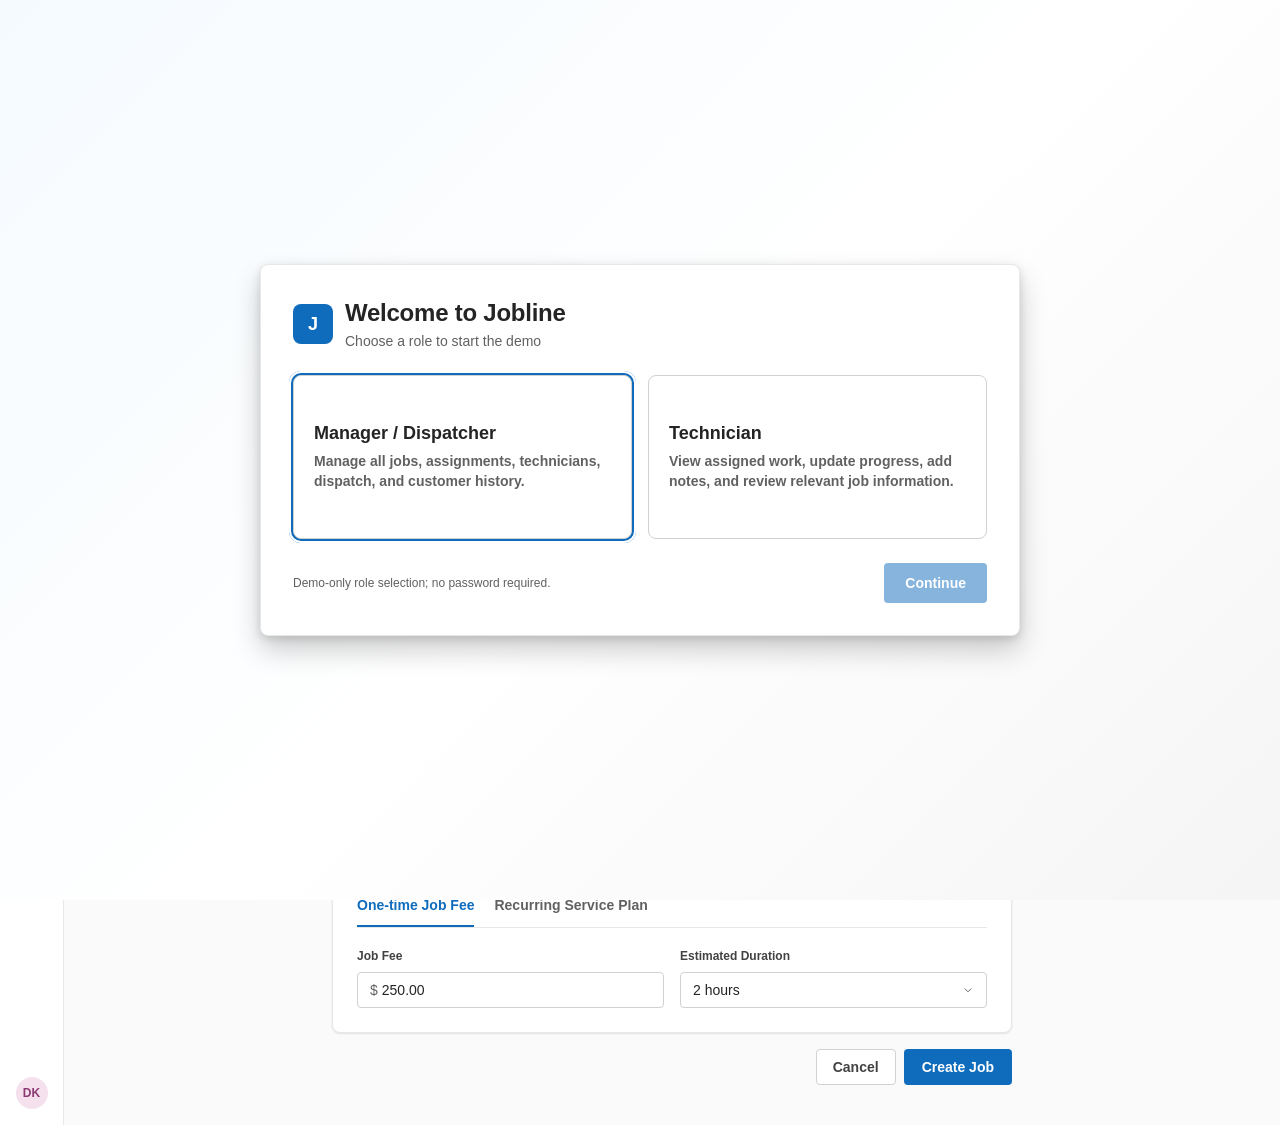
<file: previous-version/new-job-form.html>
<!doctype html>
<html>
<head>
<meta charset="utf-8">
<title>Jobline - New Job</title>
<link rel="stylesheet" href="fluent2-alignment.css">
<link rel="stylesheet" href="persona.css">
<link rel="stylesheet" href="accessibility.css">
<link rel="stylesheet" href="typography-consistency.css">
<style>
:root{
  --brand:#0F6CBD;--brand-hover:#115EA3;
  --brand-tint-10:#F5FAFE;--brand-tint-20:#DEECF9;
  --nbg1:#FFFFFF;--nbg2:#FAFAFA;--nbg3:#F5F5F5;
  --stroke1:#D1D1D1;--stroke2:#E8E8E8;
  --fg1:#242424;--fg2:#424242;--fg3:#616161;--fg-disabled:#BDBDBD;
  --shadow4:0 0.3px 0.9px rgba(0,0,0,.11),0 1.6px 3.6px rgba(0,0,0,.13);
  --font:"Segoe UI","Segoe UI Web",-apple-system,BlinkMacSystemFont,"Helvetica Neue",Arial,sans-serif;
}
*{box-sizing:border-box;}
.demo-hidden{display:none !important;}
body{margin:0;font-family:var(--font);color:var(--fg1);background:var(--nbg2);-webkit-font-smoothing:antialiased;}
a{color:var(--brand);text-decoration:none;}
a:hover{color:var(--brand-hover);}
button{font-family:var(--font);cursor:pointer;}
::placeholder{color:var(--fg-disabled);}
.rail-btn{width:40px;height:40px;border-radius:8px;border:none;background:transparent;color:var(--fg3);display:flex;align-items:center;justify-content:center;cursor:pointer;}
.rail-btn.active{background:var(--brand-tint-20);color:var(--brand);}
.avatar{border-radius:50%;display:flex;align-items:center;justify-content:center;font-weight:700;flex-shrink:0;}
.card{background:#fff;border:1px solid var(--stroke2);border-radius:8px;padding:24px;box-shadow:var(--shadow4);}
.card h3{margin:0 0 16px;font-size:14px;font-weight:700;color:var(--fg1);}
.f-lbl{display:block;font-size:12px;font-weight:600;color:var(--fg2);margin-bottom:6px;}
.f-input{width:100%;height:36px;border:1px solid var(--stroke1);border-radius:4px;background:#fff;padding:0 12px;font-size:14px;color:var(--fg1);display:flex;align-items:center;gap:8px;}
.f-input.linked{position:relative;}
.f-group{margin-bottom:16px;}
.grid2{display:grid;grid-template-columns:1fr 1fr;gap:16px;}
.seg{display:flex;background:var(--nbg3);border-radius:8px;padding:2px;gap:2px;}
.seg-opt{flex:1;text-align:center;padding:7px 8px;border-radius:6px;font-size:13px;font-weight:600;color:var(--fg3);}
.seg-opt.active{background:#fff;color:var(--fg1);box-shadow:var(--shadow4);}
.tabs{display:flex;gap:20px;border-bottom:1px solid var(--stroke2);margin-bottom:18px;}
.tab{font-size:14px;font-weight:600;color:var(--fg3);padding-bottom:10px;border-bottom:2px solid transparent;}
.tab.active{color:var(--brand);border-bottom-color:var(--brand);}
.ghost-btn{display:inline-flex;align-items:center;height:36px;padding:0 16px;border-radius:4px;border:1px solid var(--stroke1);background:var(--nbg1);color:var(--fg2);font-size:14px;font-weight:600;cursor:pointer;}
.field-link{position:absolute;inset:0;}
@media (max-width:1180px){ main{padding:20px !important;} .formcol{max-width:100% !important;} }
@media (max-width:760px){ .rail{width:56px !important;} .grid2{grid-template-columns:1fr;} }
body.modal-mode .rail{display:none !important;}
body.modal-mode main{padding:20px !important;background:#fff;}
body.modal-mode .formcol{max-width:720px !important;}
body.modal-mode>div{min-height:auto !important;background:#fff !important;}
.modal-job-form{display:flex;flex-direction:column;gap:18px;}
.modal-section{border:1px solid var(--stroke2);border-radius:8px;padding:20px;background:#fff;}
.modal-section h3{margin:0 0 16px;font-size:15px;}
.modal-grid{display:grid;grid-template-columns:1fr 1fr;gap:14px;}
.modal-field{display:flex;flex-direction:column;gap:6px;font-size:12px;font-weight:600;color:var(--fg2);}
.modal-field.full{grid-column:1/-1;}
.modal-field input,.modal-field select,.modal-field textarea{width:100%;border:1px solid var(--stroke1);border-radius:5px;background:#fff;color:var(--fg1);font:inherit;font-weight:400;padding:9px 10px;}
.modal-field input,.modal-field select{height:38px;}.modal-field textarea{min-height:76px;resize:vertical;}
.modal-actions{display:flex;justify-content:flex-end;gap:8px;position:sticky;bottom:0;background:#fff;padding:10px 0 2px;}
.modal-primary{height:36px;padding:0 18px;border:0;border-radius:4px;background:var(--brand);color:#fff;font-weight:600;}
.ai-create-box{border:1px solid var(--brand-tint-20);border-radius:8px;background:var(--brand-tint-10);padding:16px}.ai-create-tabs{display:flex;gap:4px;margin-bottom:12px}.ai-create-tab{height:34px;border:0;border-radius:4px;background:transparent;color:var(--fg2);padding:0 12px;font-weight:600}.ai-create-tab.active{background:#fff;color:var(--brand);box-shadow:var(--shadow4)}.ai-request-panel textarea{width:100%;min-height:92px;border:1px solid var(--stroke1);border-radius:5px;padding:10px;font:inherit;resize:vertical;background:#fff}.ai-request-actions{display:flex;align-items:center;justify-content:space-between;gap:12px;margin-top:10px}.ai-analyze{height:36px;border:0;border-radius:4px;background:var(--brand);color:#fff;padding:0 14px;font-weight:600}.ai-analysis-status{font-size:12px;color:var(--fg3)}.ai-analysis-status.ready{color:#0e7c3f;font-weight:600}.ai-analysis-status.error{color:#c4314b}.ai-review-banner{display:none;margin-top:12px;padding:10px;border-radius:6px;background:#fff;border:1px solid var(--stroke2);font-size:12px;color:var(--fg2)}.ai-review-banner.show{display:block}.modal-field.ai-missing>input,.modal-field.ai-missing>select,.modal-field.ai-missing>textarea{border-color:#c4314b;background:#fff8f8}.modal-field.ai-uncertain>input,.modal-field.ai-uncertain>select,.modal-field.ai-uncertain>textarea{border-color:#9d5d00;background:#fffdf5}.ai-field-state{font-size:10px;font-weight:600;margin-left:5px}.ai-missing .ai-field-state{color:#c4314b}.ai-uncertain .ai-field-state{color:#9d5d00}.ai-extracted .ai-field-state{color:#0e7c3f}
.ai-create-proposal{margin-top:12px;border:1px solid var(--stroke2);border-radius:8px;background:#fff;overflow:hidden}.ai-create-proposal-head{display:flex;justify-content:space-between;align-items:center;padding:12px;border-bottom:1px solid var(--stroke2)}.ai-create-proposal-head strong,.ai-create-proposal-head span{display:block}.ai-create-proposal-head span{font-size:11px;color:var(--fg3)}.ai-proposal-label{border-radius:999px;background:var(--brand-tint-20);color:var(--brand)!important;padding:2px 8px;font-weight:700;text-transform:uppercase}.ai-extraction-grid{display:grid;grid-template-columns:repeat(2,1fr);gap:1px;background:var(--stroke2)}.ai-extraction-grid>div{display:grid;grid-template-columns:1fr auto;gap:2px 8px;background:#fff;padding:10px 12px}.ai-extraction-grid span{font-size:10px;color:var(--fg3)}.ai-extraction-grid strong{font-size:12px}.ai-extraction-grid em{grid-column:2;grid-row:1/3;align-self:center;font-size:9px;font-style:normal;font-weight:700}.ai-extraction-grid em.high{color:#0e7c3f}.ai-extraction-grid em.medium{color:#8a5417}.ai-extraction-grid em.missing{color:#c4314b}.ai-duplicate-check{padding:12px;border-top:1px solid var(--stroke2)}.ai-duplicate-check>strong{font-size:12px}.ai-duplicate-check>p{margin:3px 0 8px;color:var(--fg3);font-size:11px}.ai-duplicate-check>div{display:grid;grid-template-columns:120px 1fr auto;gap:8px;padding:7px 0;border-top:1px solid var(--stroke2);font-size:10px}.ai-duplicate-check>div span{color:var(--fg2)}.ai-duplicate-check>div em{color:#8a5417;font-style:normal;font-weight:700}.ai-review-confirm{display:flex;align-items:flex-start;gap:8px;padding:12px;border-top:1px solid var(--stroke2);font-size:11px;font-weight:600}.ai-review-confirm input{margin-top:2px}
@media (max-width:600px){body.modal-mode main{padding:14px !important;}.card{padding:18px;}.seg{flex-wrap:wrap;}.seg-opt{min-width:45%;}}
@media (max-width:600px){.ai-extraction-grid{grid-template-columns:1fr}.ai-duplicate-check>div{grid-template-columns:1fr}.ai-request-actions{align-items:stretch;flex-direction:column}}
</style>
</head>
<body>
<div style="display:flex;width:100%;min-height:100dvh;background:var(--nbg2);">
  <nav class="rail" style="width:64px;flex-shrink:0;background:#FFFFFF;border-right:1px solid var(--stroke2);display:flex;flex-direction:column;align-items:center;padding:16px 0;">
    <a href="index.html" style="width:32px;height:32px;border-radius:8px;background:var(--brand);display:flex;align-items:center;justify-content:center;color:#fff;font-weight:700;font-size:15px;">J</a>
    <div style="display:flex;flex-direction:column;gap:8px;margin-top:32px;">
      <a class="rail-btn active" href="index.html" title="Job Queue"><svg width="20" height="20" viewBox="0 0 20 20" fill="none"><rect x="3" y="4" width="3" height="3" rx="0.5" fill="currentColor"/><path d="M9 5.5H17" stroke="currentColor" stroke-width="1.5" stroke-linecap="round"/><rect x="3" y="8.5" width="3" height="3" rx="0.5" fill="currentColor"/><path d="M9 10H17" stroke="currentColor" stroke-width="1.5" stroke-linecap="round"/><rect x="3" y="13" width="3" height="3" rx="0.5" fill="currentColor"/><path d="M9 14.5H17" stroke="currentColor" stroke-width="1.5" stroke-linecap="round"/></svg></a>
      <a class="rail-btn" href="dispatch-board.html" title="Dispatch Board"><svg width="20" height="20" viewBox="0 0 20 20" fill="none"><rect x="3" y="3" width="6" height="14" rx="1.5" stroke="currentColor" stroke-width="1.5"/><rect x="11" y="3" width="6" height="8" rx="1.5" stroke="currentColor" stroke-width="1.5"/></svg></a>
      <a class="rail-btn" href="customers-list.html" title="Customers"><svg width="20" height="20" viewBox="0 0 20 20" fill="none"><circle cx="7.5" cy="7" r="2.5" stroke="currentColor" stroke-width="1.5"/><path d="M2.5 16c0-2.5 2.2-4 5-4s5 1.5 5 4" stroke="currentColor" stroke-width="1.5" stroke-linecap="round"/><circle cx="14.5" cy="6.5" r="2" stroke="currentColor" stroke-width="1.4"/><path d="M12.8 9.2c1.9-.3 4.7.6 4.7 3.3" stroke="currentColor" stroke-width="1.4" stroke-linecap="round"/></svg></a>
    </div>
    <div style="margin-top:auto;display:flex;flex-direction:column;align-items:center;gap:12px;">
      <button class="rail-btn demo-hidden" style="width:36px;height:36px;" title="Settings" aria-hidden="true"><svg width="18" height="18" viewBox="0 0 20 20" fill="none"><circle cx="10" cy="10" r="2.5" stroke="currentColor" stroke-width="1.4"/><path d="M10 2.5v2M10 15.5v2M17.5 10h-2M4.5 10h-2M15.4 4.6l-1.4 1.4M6 12.6l-1.4 1.4M15.4 15.4l-1.4-1.4M6 7.4L4.6 6" stroke="currentColor" stroke-width="1.3" stroke-linecap="round"/></svg></button>
      <div class="avatar" style="width:32px;height:32px;background:#F5E1EE;color:#8B3A73;font-size:12px;">DK</div>
    </div>
  </nav>
  <main style="flex:1;min-width:0;padding:32px;display:flex;justify-content:center;">
    <div class="formcol" style="width:100%;max-width:680px;display:flex;flex-direction:column;gap:16px;">
      <div>
        <div style="font-size:13px;color:var(--fg3);margin-bottom:8px;">
          <a href="index.html">Job Queue</a>
          <svg width="10" height="10" viewBox="0 0 20 20" fill="none" style="margin:0 4px;vertical-align:middle;"><path d="M7 5L12 10L7 15" stroke="currentColor" stroke-width="1.6" stroke-linecap="round" stroke-linejoin="round"/></svg>
          <span style="color:var(--fg1);font-weight:600;">New Job</span>
        </div>
        <h1 style="margin:0;font-size:24px;font-weight:600;color:var(--fg1);">Create New Job</h1>
        <p style="margin:4px 0 0;font-size:14px;color:var(--fg3);">Fill in the details to schedule or dispatch a new job</p>
      </div>

      <div class="card">
        <h3>Customer</h3>
        <div class="f-group">
          <label class="f-lbl">Customer</label>
          <div class="f-input linked">
            <a class="field-link" href="customer-detail.html" aria-label="Open Alvarez Family profile"></a>
            <svg width="15" height="15" viewBox="0 0 20 20" fill="none" style="color:var(--fg3);"><circle cx="9" cy="9" r="6" stroke="currentColor" stroke-width="1.5"/><path d="M17 17L13.5 13.5" stroke="currentColor" stroke-width="1.5" stroke-linecap="round"/></svg>
            <span style="color:var(--fg1);">Alvarez Family</span>
          </div>
        </div>
        <div class="grid2">
          <div>
            <label class="f-lbl">Service Address</label>
            <div class="f-input" style="color:var(--fg2);justify-content:space-between;">
              <span>214 Sycamore Lane, Unit B, Fairview Heights</span>
              <span style="font-size:11px;color:var(--fg-disabled);flex-shrink:0;">Auto-filled</span>
            </div>
          </div>
          <div>
            <label class="f-lbl">Territory</label>
            <div class="f-input" style="justify-content:space-between;">
              <span>Fairview Heights</span>
              <svg width="12" height="12" viewBox="0 0 20 20" fill="none" style="color:var(--fg3);"><path d="M5 8L10 13L15 8" stroke="currentColor" stroke-width="1.6" stroke-linecap="round" stroke-linejoin="round"/></svg>
            </div>
          </div>
        </div>
      </div>

      <div class="card">
        <h3>Job Details</h3>
        <div class="f-group">
          <label class="f-lbl">Job Type</label>
          <div class="seg">
            <div class="seg-opt active">New Job</div>
            <div class="seg-opt">Recurring Visit</div>
            <div class="seg-opt">Change Request</div>
            <div class="seg-opt">Cancellation</div>
          </div>
        </div>
        <div class="f-group">
          <label class="f-lbl">Priority</label>
          <div class="seg" style="max-width:280px;">
            <div class="seg-opt">Low</div>
            <div class="seg-opt active">Medium</div>
            <div class="seg-opt">High</div>
          </div>
        </div>
        <div class="grid2" style="margin-bottom:16px;">
          <div>
            <label class="f-lbl">Assigned Technician</label>
            <div class="f-input" style="justify-content:space-between;">
              <span style="display:flex;align-items:center;gap:8px;">
                <span class="avatar" style="width:20px;height:20px;font-size:9px;background:var(--brand-tint-20);color:var(--brand);">MR</span>
                Marcus Reyes
              </span>
              <svg width="12" height="12" viewBox="0 0 20 20" fill="none" style="color:var(--fg3);"><path d="M5 8L10 13L15 8" stroke="currentColor" stroke-width="1.6" stroke-linecap="round" stroke-linejoin="round"/></svg>
            </div>
          </div>
          <div class="grid2" style="gap:10px;">
            <div>
              <label class="f-lbl">Promised Date</label>
              <div class="f-input" style="gap:8px;">
                <svg width="14" height="14" viewBox="0 0 20 20" fill="none" style="color:var(--fg3);"><rect x="3" y="4" width="14" height="13" rx="2" stroke="currentColor" stroke-width="1.5"/><path d="M3 8h14M7 2v4M13 2v4" stroke="currentColor" stroke-width="1.5" stroke-linecap="round"/></svg>
                <span>Sep 3, 2026</span>
              </div>
            </div>
            <div>
              <label class="f-lbl">Time Window</label>
              <div class="f-input" style="justify-content:space-between;">
                <span style="font-size:13px;">12-4 PM</span>
                <svg width="12" height="12" viewBox="0 0 20 20" fill="none" style="color:var(--fg3);"><path d="M5 8L10 13L15 8" stroke="currentColor" stroke-width="1.6" stroke-linecap="round" stroke-linejoin="round"/></svg>
              </div>
            </div>
          </div>
        </div>
        <div>
          <label class="f-lbl">Description</label>
          <div style="width:100%;min-height:88px;border:1px solid var(--stroke1);border-radius:4px;padding:10px 12px;font-size:14px;color:var(--fg1);line-height:1.5;">Customer reports intermittent noise from outdoor compressor unit. Requested same-week appointment.</div>
        </div>
      </div>

      <div class="card">
        <h3>Pricing</h3>
        <div class="tabs">
          <div class="tab active">One-time Job Fee</div>
          <div class="tab">Recurring Service Plan</div>
        </div>
        <div class="grid2">
          <div>
            <label class="f-lbl">Job Fee</label>
            <div class="f-input" style="gap:4px;">
              <span style="color:var(--fg3);">$</span>
              <span>250.00</span>
            </div>
          </div>
          <div>
            <label class="f-lbl">Estimated Duration</label>
            <div class="f-input" style="justify-content:space-between;">
              <span>2 hours</span>
              <svg width="12" height="12" viewBox="0 0 20 20" fill="none" style="color:var(--fg3);"><path d="M5 8L10 13L15 8" stroke="currentColor" stroke-width="1.6" stroke-linecap="round" stroke-linejoin="round"/></svg>
            </div>
          </div>
        </div>
      </div>

      <div style="display:flex;justify-content:flex-end;gap:8px;padding-bottom:8px;">
        <a class="ghost-btn" href="index.html">Cancel</a>
        <a class="ghost-btn demo-hidden" href="index.html" aria-hidden="true">Save as Draft</a>
        <a href="job-detail-drawer.html" style="display:inline-flex;align-items:center;height:36px;padding:0 18px;border-radius:4px;border:none;background:var(--brand);color:#fff;font-size:14px;font-weight:600;">Create Job</a>
      </div>
    </div>
  </main>
</div>
<script>
(() => {
  if (new URLSearchParams(window.location.search).get('modal') !== '1') return;
  document.body.classList.add('modal-mode');
  const formColumn = document.querySelector('.formcol');
  formColumn.innerHTML = `<form class="modal-job-form" id="modalJobForm" novalidate>
    <section class="ai-create-box"><div class="ai-create-tabs"><button class="ai-create-tab active" type="button" data-create-mode="manual">Enter manually</button><button class="ai-create-tab" type="button" data-create-mode="ai">Create from request with AI</button></div><div class="ai-request-panel" id="aiRequestPanel" hidden><label class="modal-field full" for="aiRequestText">Customer request or call summary</label><textarea id="aiRequestText" placeholder="Example: Meadowbrook HOA called. The AC is not cooling. Please send someone tomorrow afternoon. This is urgent."></textarea><div class="ai-request-actions"><span class="ai-analysis-status" id="aiAnalysisStatus">AI creates a draft; it will not create or assign the job.</span><button class="ai-analyze" id="aiAnalyzeRequest" type="button">Prepare job draft</button></div><div class="ai-review-banner" id="aiReviewBanner" role="status"></div><section class="ai-create-proposal" id="aiCreateProposal" aria-label="AI extraction review" hidden></section></div></section>
    <section class="modal-section"><h3>Customer</h3><div class="modal-grid">
      <label class="modal-field full">Customer<input name="customer" id="modalCustomer" required autocomplete="off" placeholder="Enter customer or business name"></label>
      <label class="modal-field">Contact person<input name="contactName" id="modalContact" required placeholder="Enter contact name"></label>
      <label class="modal-field">Phone<input name="phone" id="modalPhone" type="tel" required placeholder="(312) 555-0100"></label>
      <label class="modal-field full">Email<input name="email" id="modalEmail" type="email" required placeholder="name@example.com"></label>
      <label class="modal-field full">Street address<input name="street" id="modalStreet" required placeholder="Enter street address"></label>
      <label class="modal-field">City<input name="city" id="modalCity" required placeholder="Enter city"></label>
      <label class="modal-field">State<input name="state" id="modalState" required maxlength="2" placeholder="IL"></label>
      <label class="modal-field">ZIP code<input name="zip" id="modalZip" required inputmode="numeric" pattern="[0-9]{5}(-[0-9]{4})?" placeholder="60443"></label>
      <label class="modal-field">Created date &amp; time<input name="createdLocal" id="modalCreated" type="datetime-local" required></label>
    </div></section>
    <section class="modal-section"><h3>Job details</h3><div class="modal-grid">
      <label class="modal-field">Job type<select name="type" required><option value="">Select job type</option><option>New Job</option><option>Recurring Visit</option><option>Change Request</option><option>Cancellation</option></select></label>
      <label class="modal-field">Priority<select name="priority" required><option value="">Select priority</option><option>Low</option><option>Medium</option><option>High</option></select></label>
      <label class="modal-field">Assigned technician<select name="technician"><option value="Unassigned">Unassigned</option><option>Marcus Reyes</option><option>Dana Kim</option><option>Sana Patel</option></select></label>
      <label class="modal-field">Promised date<input name="promised" type="date" required></label>
      <label class="modal-field">Time window<select name="time" required><option value="">Select time window</option><option>8 AM-12 PM</option><option>12-4 PM</option><option>4-8 PM</option></select></label>
      <label class="modal-field full">Description<textarea name="description" required placeholder="Describe the requested work"></textarea></label>
    </div></section>
    <section class="modal-section"><h3>Pricing</h3><div class="modal-grid">
      <label class="modal-field">Job fee<input name="fee" type="number" min="0" required placeholder="$0"></label>
      <label class="modal-field">Estimated duration<select name="duration" required><option value="">Select duration</option><option>1 hour</option><option>2 hours</option><option>Half day</option><option>Full day</option></select></label>
    </div></section>
    <div class="modal-actions"><button class="ghost-btn" id="modalCancel" type="button">Cancel</button><button class="modal-primary" id="modalCreateButton" type="submit">Create Job</button></div>
  </form>`;
  const customers = {
    'Alvarez Family':['214 Sycamore Lane, Unit B','Fairview Heights','IL','60443','Elena Alvarez','(312) 555-0148','elena.alvarez@fairviewmail.com'],
    'Meadowbrook HOA':['880 Meadowbrook Drive','Fairview Heights','IL','60443','Rachel Morgan','(312) 555-0122','facilities@meadowbrookhoa.com'],
    'Chen Residence':['47 Harbor View Court','Fairview Heights','IL','60443','Lena Chen','(312) 555-0186','lena.chen@fairviewmail.com'],
    'Rosalind Kerr':['19 Wren Street','Fairview Heights','IL','60443','Rosalind Kerr','(312) 555-0139','rosalind.kerr@fairviewmail.com'],
    'Okafor & Sons Bakery':['302 Market Street','Fairview Heights','IL','60443','Chidi Okafor','(312) 555-0164','service@okaforbakery.com'],
    'Dana Whitfield':['725 Northgate Road','Fairview Heights','IL','60443','Dana Whitfield','(312) 555-0191','dana.whitfield@fairviewmail.com'],
    'Priya Natarajan':['146 Willow Bend','Fairview Heights','IL','60443','Priya Natarajan','(312) 555-0175','priya.natarajan@fairviewmail.com'],
    'Tobias Lindqvist':['61 Alder Avenue','Fairview Heights','IL','60443','Tobias Lindqvist','(312) 555-0116','tobias.lindqvist@fairviewmail.com'],
    'Marcus Webb':['930 Crestline Way','Fairview Heights','IL','60443','Marcus Webb','(312) 555-0157','marcus.webb@fairviewmail.com']
  };
  const fallbackJobs = [
    {customer:'Alvarez Family',description:'AC unit not cooling, urgent',stage:'In Progress'},
    {customer:'Meadowbrook HOA',description:'Quarterly irrigation inspection',stage:'Scheduled'},
    {customer:'Chen Residence',description:'Water heater leak in garage',stage:'Blocked'},
    {customer:'Rosalind Kerr',description:'Add second thermostat zone',stage:'New'},
    {customer:'Okafor & Sons Bakery',description:'Monthly HVAC filter service',stage:'Scheduled'},
    {customer:'Tobias Lindqvist',description:'Cancel fall gutter cleaning',stage:'Done'},
    {customer:'Dana Whitfield',description:"Furnace won't ignite",stage:'In Progress'},
    {customer:'Priya Natarajan',description:'Replace kitchen faucet',stage:'Done'},
    {customer:'Marcus Webb',description:'Reschedule sprinkler tune-up',stage:'New'}
  ];
  const localNow = new Date(Date.now() - new Date().getTimezoneOffset() * 60000).toISOString().slice(0, 16);
  document.getElementById('modalCreated').value = localNow;
  let aiMode = false;
  let aiAnalyzed = false;
  let aiSourceText = '';
  let aiReviewMeta = null;
  const form = document.getElementById('modalJobForm');
  const fieldFor = name => form.elements.namedItem(name);
  const escapeHtml = value => String(value ?? '').replace(/[&<>"']/g, character => ({'&':'&amp;','<':'&lt;','>':'&gt;','"':'&quot;',"'":'&#39;'}[character]));
  function clearAiStates() {
    form.querySelectorAll('.modal-field').forEach(label => {
      label.classList.remove('ai-missing','ai-uncertain','ai-extracted');
      label.querySelector('.ai-field-state')?.remove();
    });
  }
  function markField(name, state, text) {
    const control = fieldFor(name);
    const label = control?.closest('.modal-field');
    if (!label) return;
    label.classList.remove('ai-missing','ai-uncertain','ai-extracted');
    label.classList.add(`ai-${state}`);
    label.querySelector('.ai-field-state')?.remove();
    const marker = document.createElement('span');
    marker.className = 'ai-field-state';
    marker.textContent = text;
    label.insertBefore(marker, control);
  }
  function localDateValue(date) {
    return new Date(date.getTime() - date.getTimezoneOffset() * 60000).toISOString().slice(0,10);
  }
  document.querySelectorAll('[data-create-mode]').forEach(button => button.addEventListener('click', () => {
    aiMode = button.dataset.createMode === 'ai';
    document.querySelectorAll('[data-create-mode]').forEach(tab => tab.classList.toggle('active', tab === button));
    document.getElementById('aiRequestPanel').hidden = !aiMode;
    document.getElementById('modalCreateButton').textContent = aiMode ? 'Prepare a draft first' : 'Create Job';
    document.getElementById('modalCreateButton').disabled = aiMode;
    if (!aiMode) { clearAiStates(); document.getElementById('aiCreateProposal').hidden = true; }
  }));
  document.getElementById('aiAnalyzeRequest').addEventListener('click', () => {
    const request = document.getElementById('aiRequestText').value.trim();
    const status = document.getElementById('aiAnalysisStatus');
    const banner = document.getElementById('aiReviewBanner');
    if (!request) {
      status.textContent = 'Enter a customer request or call summary first.';
      status.className = 'ai-analysis-status error';
      banner.classList.remove('show');
      return;
    }
    aiSourceText = request;
    aiAnalyzed = true;
    clearAiStates();
    const lower = request.toLowerCase();
    const matchedCustomer = Object.keys(customers).find(name => lower.includes(name.toLowerCase()));
    const customerMatch = request.match(/(?:customer is|this is|from)\s+([A-Z][A-Za-z&'-]+(?:\s+[A-Z][A-Za-z&'-]+){0,3})/);
    const customerName = matchedCustomer || customerMatch?.[1]?.replace(/[.,].*$/,'').trim() || '';
    fieldFor('customer').value = customerName;
    fieldFor('customer').dispatchEvent(new Event('input',{bubbles:true}));
    const email = request.match(/[A-Z0-9._%+-]+@[A-Z0-9.-]+\.[A-Z]{2,}/i)?.[0];
    const phone = request.match(/(?:\+?1[\s.-]?)?\(?\d{3}\)?[\s.-]\d{3}[\s.-]\d{4}/)?.[0];
    if (email) fieldFor('email').value = email;
    if (phone) fieldFor('phone').value = phone;
    fieldFor('type').value = /cancel/.test(lower) ? 'Cancellation' : /change|additional|add another/.test(lower) ? 'Change Request' : /monthly|quarterly|recurring|routine/.test(lower) ? 'Recurring Visit' : 'New Job';
    fieldFor('priority').value = /urgent|emergency|leak|not cooling|no heat|unsafe/.test(lower) ? 'High' : 'Medium';
    fieldFor('technician').value = 'Unassigned';
    const today = new Date();
    let promised = '';
    if (/tomorrow/.test(lower)) { const next = new Date(today); next.setDate(next.getDate()+1); promised = localDateValue(next); }
    else if (/today/.test(lower)) promised = localDateValue(today);
    const isoDate = request.match(/\b(20\d{2})-(\d{2})-(\d{2})\b/)?.[0];
    if (isoDate) promised = isoDate;
    fieldFor('promised').value = promised;
    fieldFor('time').value = /morning/.test(lower) ? '8 AM-12 PM' : /afternoon/.test(lower) ? '12-4 PM' : /evening/.test(lower) ? '4-8 PM' : '';
    fieldFor('description').value = request.replace(/\s+/g,' ').slice(0,280);
    const required = ['customer','contactName','phone','email','street','city','state','zip','type','priority','promised','time','description','fee','duration'];
    const inferred = new Set(['type','priority','promised','time']);
    let missingCount = 0;
    let uncertainCount = 0;
    required.forEach(name => {
      const control = fieldFor(name);
      if (!String(control?.value || '').trim()) { markField(name,'missing','Required'); missingCount++; }
      else if (inferred.has(name)) { markField(name,'uncertain','Needs confirmation'); uncertainCount++; }
      else markField(name,'extracted',matchedCustomer && ['contactName','phone','email','street','city','state','zip'].includes(name) ? 'From customer record' : 'From request');
    });
    markField('technician','uncertain','Optional — assign later');
    let existingJobs = fallbackJobs;
    try {
      const parentRows = [...window.parent.document.querySelectorAll('.jq-row')];
      if (parentRows.length) existingJobs = parentRows.map(row => ({customer:row.dataset.customer || '',description:row.querySelector('[data-field="description"]')?.textContent.trim() || '',stage:row.dataset.stage || ''}));
    } catch {
      /* Local file iframes have opaque origins; use the same built-in demo records. */
    }
    const requestTerms = new Set(lower.split(/[^a-z0-9]+/).filter(word => word.length > 4));
    const duplicates = existingJobs.map(job => {
      const existingCustomer = job.customer || '';
      const description = job.description || '';
      const overlap = description.toLowerCase().split(/[^a-z0-9]+/).filter(word => requestTerms.has(word)).length;
      const exactCustomer = customerName && existingCustomer.toLowerCase() === customerName.toLowerCase();
      return {customer:existingCustomer,description,stage:job.stage || '',score:(exactCustomer ? 60 : 0) + Math.min(35,overlap * 12)};
    }).filter(item => item.score >= 24).sort((a,b) => b.score-a.score).slice(0,3);
    const extracted = [
      ['Customer',fieldFor('customer').value,matchedCustomer ? 98 : customerName ? 76 : 0],
      ['Job type',fieldFor('type').value,82],['Priority',fieldFor('priority').value,79],
      ['Promised date',fieldFor('promised').value || 'Missing',promised ? 84 : 0],['Time window',fieldFor('time').value || 'Missing',fieldFor('time').value ? 78 : 0]
    ];
    aiReviewMeta = {missingCount,uncertainCount,duplicates,extracted};
    const proposal = document.getElementById('aiCreateProposal');
    proposal.innerHTML = `<div class="ai-create-proposal-head"><div><strong>AI-generated draft</strong><span>Review extracted values before approval</span></div><span class="ai-proposal-label">Proposal</span></div><div class="ai-extraction-grid">${extracted.map(([label,value,confidence]) => `<div><span>${escapeHtml(label)}</span><strong>${escapeHtml(value || 'Missing')}</strong><em class="${confidence >= 90 ? 'high' : confidence ? 'medium' : 'missing'}">${confidence ? `${confidence}% confidence` : 'Required'}</em></div>`).join('')}</div><div class="ai-duplicate-check"><strong>Possible duplicate check</strong>${duplicates.length ? `<p>${duplicates.length} possible ${duplicates.length === 1 ? 'match' : 'matches'} found. Confirm this is a separate request.</p>${duplicates.map(item => `<div><b>${escapeHtml(item.customer)}</b><span>${escapeHtml(item.description)} · ${escapeHtml(item.stage)}</span><em>${item.score}% similarity</em></div>`).join('')}` : '<p>No likely duplicates found in the active Job Queue.</p>'}</div><label class="ai-review-confirm"><input id="aiReviewConfirmed" type="checkbox" required> I reviewed the extracted, missing, uncertain, and possible duplicate information.</label>`;
    proposal.hidden = false;
    status.textContent = 'Draft prepared. Review every highlighted field.';
    status.className = 'ai-analysis-status ready';
    banner.innerHTML = `<strong>Review required:</strong> ${missingCount} missing required ${missingCount === 1 ? 'field' : 'fields'} and ${uncertainCount} inferred ${uncertainCount === 1 ? 'value' : 'values'}. AI did not invent contact details, address, pricing, or availability.`;
    banner.classList.add('show');
    document.getElementById('modalCreateButton').textContent = 'Approve & create job';
    document.getElementById('modalCreateButton').disabled = false;
    document.getElementById('aiAnalyzeRequest').textContent = 'Refresh job draft';
    proposal.scrollIntoView({block:'nearest'});
  });
  document.getElementById('modalCustomer').addEventListener('input', event => {
    const typedName = event.target.value.trim().toLowerCase();
    const matchedName = Object.keys(customers).find(name => name.toLowerCase() === typedName);
    const details = matchedName ? customers[matchedName] : null;
    if (details) {
      document.getElementById('modalStreet').value = details[0];
      document.getElementById('modalCity').value = details[1];
      document.getElementById('modalState').value = details[2];
      document.getElementById('modalZip').value = details[3];
      document.getElementById('modalContact').value = details[4];
      document.getElementById('modalPhone').value = details[5];
      document.getElementById('modalEmail').value = details[6];
    } else {
      ['modalStreet','modalCity','modalState','modalZip','modalContact','modalPhone','modalEmail'].forEach(id => document.getElementById(id).value = '');
    }
  });
  document.getElementById('aiRequestText').addEventListener('input', () => {
    if (!aiAnalyzed) return;
    aiAnalyzed = false;
    aiReviewMeta = null;
    document.getElementById('aiCreateProposal').hidden = true;
    document.getElementById('aiAnalyzeRequest').textContent = 'Prepare job draft';
    document.getElementById('modalCreateButton').textContent = 'Prepare a draft first';
    document.getElementById('modalCreateButton').disabled = true;
    const status = document.getElementById('aiAnalysisStatus');
    status.textContent = 'Request changed. Prepare a new draft before approval.';
    status.className = 'ai-analysis-status';
    const createButton = document.getElementById('modalCreateButton');
    createButton.textContent = 'Prepare a draft first';
    createButton.disabled = true;
  });
  document.getElementById('modalCancel').addEventListener('click', () => window.parent.postMessage('jobline-close-new-job', '*'));
  document.getElementById('modalJobForm').addEventListener('submit', event => {
    event.preventDefault();
    if (aiMode && !aiAnalyzed) {
      const status = document.getElementById('aiAnalysisStatus');
      status.textContent = 'Prepare the AI draft before creating the job.';
      status.className = 'ai-analysis-status error';
      return;
    }
    if (aiMode && !document.getElementById('aiReviewConfirmed')?.checked) {
      const status = document.getElementById('aiAnalysisStatus');
      status.textContent = 'Confirm that you reviewed the AI proposal before creating the job.';
      status.className = 'ai-analysis-status error';
      document.getElementById('aiReviewConfirmed')?.focus();
      document.getElementById('aiCreateProposal').hidden = false;
      document.getElementById('aiCreateProposal').scrollIntoView({block:'center'});
      return;
    }
    const invalidControls = [...form.querySelectorAll('[required]')].filter(control => control.type === 'checkbox' ? !control.checked : !control.checkValidity());
    if (invalidControls.length) {
      const first = invalidControls[0];
      const missingNames = invalidControls.map(control => control.name || control.closest('.modal-field')?.childNodes[0]?.textContent?.trim() || 'required field');
      const status = document.getElementById('aiAnalysisStatus');
      status.textContent = `Complete ${invalidControls.length} required ${invalidControls.length === 1 ? 'field' : 'fields'}: ${missingNames.slice(0,3).join(', ')}${missingNames.length > 3 ? '…' : ''}`;
      status.className = 'ai-analysis-status error';
      first.closest('.modal-field')?.classList.add('ai-missing');
      first.scrollIntoView({block:'center'});
      first.focus();
      return;
    }
    if (!event.currentTarget.checkValidity()) {
      const invalid = [...event.currentTarget.elements].filter(control => control.willValidate && !control.validity.valid);
      const labels = invalid.map(control => control.closest('label')?.childNodes[0]?.textContent?.trim() || control.name).filter(Boolean);
      const status = document.getElementById('aiAnalysisStatus');
      status.textContent = `Complete ${invalid.length} required ${invalid.length === 1 ? 'field' : 'fields'}: ${labels.slice(0,4).join(', ')}${labels.length > 4 ? '…' : ''}`;
      status.className = 'ai-analysis-status error';
      invalid[0]?.focus();
      invalid[0]?.scrollIntoView({block:'center'});
      return;
    }
    const data = Object.fromEntries(new FormData(event.currentTarget));
    const promisedDate = data.promised ? new Date(`${data.promised}T12:00:00`) : null;
    const promisedShort = promisedDate ? promisedDate.toLocaleDateString('en-US', { month:'short', day:'numeric' }) : 'TBD';
    const job = {
      ...data,
      id:`created-${Date.now()}`,
      fee:Number(data.fee || 0),
      daysOpen:0,
      stage:data.technician === 'Unassigned' ? 'New' : 'Scheduled',
      address:`${data.street}, ${data.city}, ${data.state} ${data.zip}`,
      promisedShort,
      promisedLabel:promisedDate ? `${promisedDate.toLocaleDateString('en-US', { month:'short', day:'numeric', year:'numeric' })}${data.time ? ` · ${data.time}` : ''}` : 'TBD',
      time:data.time || 'Time TBD',
      createdAt:new Date(data.createdLocal).toISOString(),
      aiAssisted:aiMode,
      aiSourceText:aiMode ? aiSourceText : '',
      aiReviewMeta:aiMode ? aiReviewMeta : null,
      aiApprovedAt:aiMode ? new Date().toISOString() : null,
      aiApprovedBy:aiMode ? 'Manager / Dispatcher' : null
    };
    window.parent.postMessage({ type:'jobline-create-job', job }, '*');
  });
})();
</script>
<script src="persona.js?v=8"></script>
<script src="accessibility.js?v=1"></script>
</body>
</html>
</file>
<file: fluent2-alignment.css>
/* Jobline shared presentation layer — aligned to Fluent 2 Web tokens and states. */
:root {
  color-scheme: light;
  --colorBrandBackground:#0f6cbd;--colorBrandBackgroundHover:#115ea3;--colorBrandBackgroundPressed:#0c3b5e;
  --colorBrandBackground2:#ebf3fc;--colorBrandBackground2Hover:#dcecf9;--colorBrandForeground1:#0f6cbd;--colorBrandForegroundLink:#115ea3;
  --colorNeutralBackground1:#fff;--colorNeutralBackground2:#fafafa;--colorNeutralBackground3:#f5f5f5;--colorNeutralBackground4:#f0f0f0;
  --colorNeutralBackground1Hover:#f5f5f5;--colorNeutralBackground1Pressed:#e0e0e0;
  --colorNeutralForeground1:#242424;--colorNeutralForeground2:#424242;--colorNeutralForeground3:#616161;--colorNeutralForegroundDisabled:#bdbdbd;
  --colorNeutralStroke1:#d1d1d1;--colorNeutralStroke1Hover:#b3b3b3;--colorNeutralStroke1Pressed:#8a8886;--colorNeutralStroke2:#e8e8e8;
  --colorStrokeFocus2:#fff;--colorCompoundBrandStroke:#0f6cbd;
  --colorStatusDangerBackground1:#fde7e9;--colorStatusDangerForeground1:#b10e1c;
  --colorStatusWarningBackground1:#fff4ce;--colorStatusWarningForeground1:#835b00;
  --colorStatusSuccessBackground1:#dff6dd;--colorStatusSuccessForeground1:#0e7a0d;
  --fontFamilyBase:"Segoe UI","Segoe UI Web",-apple-system,BlinkMacSystemFont,Roboto,"Helvetica Neue",sans-serif;
  --fontSizeBase100:10px;--fontSizeBase200:12px;--fontSizeBase300:14px;--fontSizeBase400:16px;--fontSizeBase500:20px;--fontSizeBase600:24px;--fontSizeHero700:28px;
  --lineHeightBase100:14px;--lineHeightBase200:16px;--lineHeightBase300:20px;--lineHeightBase400:22px;--lineHeightBase500:28px;--lineHeightBase600:32px;--lineHeightHero700:36px;
  --fontWeightRegular:400;--fontWeightMedium:500;--fontWeightSemibold:600;--fontWeightBold:700;
  --spacingHorizontalXXS:2px;--spacingHorizontalXS:4px;--spacingHorizontalSNudge:6px;--spacingHorizontalS:8px;--spacingHorizontalMNudge:10px;--spacingHorizontalM:12px;--spacingHorizontalL:16px;--spacingHorizontalXL:20px;--spacingHorizontalXXL:24px;
  --spacingVerticalXS:4px;--spacingVerticalS:8px;--spacingVerticalM:12px;--spacingVerticalL:16px;--spacingVerticalXL:20px;--spacingVerticalXXL:24px;
  --borderRadiusSmall:2px;--borderRadiusMedium:4px;--borderRadiusLarge:6px;--borderRadiusXLarge:8px;--borderRadiusCircular:9999px;
  --shadow2:0 1px 2px rgba(0,0,0,.10);--shadow4:0 2px 4px rgba(0,0,0,.10);--shadow8:0 4px 8px rgba(0,0,0,.12);
  --shadow16:0 6.4px 14.4px rgba(0,0,0,.13),0 1.2px 3.6px rgba(0,0,0,.11);--shadow28:0 14px 28px rgba(0,0,0,.20),0 3px 8px rgba(0,0,0,.12);
  --durationFaster:100ms;--durationFast:150ms;--curveEasyEase:cubic-bezier(.33,0,.67,1);
  --controlHeightS:24px;--controlHeightM:32px;--controlHeightL:40px;
}
html{color-scheme:light}
body{color:var(--colorNeutralForeground1);font-family:var(--fontFamilyBase);font-size:var(--fontSizeBase300);font-weight:var(--fontWeightRegular);line-height:var(--lineHeightBase300);text-rendering:optimizeLegibility;-webkit-font-smoothing:antialiased}
button,input,select,textarea{font:inherit}button,a,input,select,textarea,[tabindex]:not([tabindex="-1"]){-webkit-tap-highlight-color:transparent}
h1{font-size:var(--fontSizeBase600);line-height:var(--lineHeightBase600);font-weight:var(--fontWeightSemibold);letter-spacing:-.01em}
h2{font-size:var(--fontSizeBase500);line-height:var(--lineHeightBase500);font-weight:var(--fontWeightSemibold)}
h3{font-size:var(--fontSizeBase400);line-height:var(--lineHeightBase400);font-weight:var(--fontWeightSemibold)}

/* Shared controls */
:where(.primary-btn,.modal-primary,.ai-primary,.persona-continue,.ai-analyze){min-height:var(--controlHeightM)!important;border:1px solid transparent!important;border-radius:var(--borderRadiusMedium)!important;background:var(--colorBrandBackground)!important;color:#fff!important;font-weight:var(--fontWeightSemibold)!important;transition:background-color var(--durationFaster) var(--curveEasyEase),border-color var(--durationFaster) var(--curveEasyEase)}
:where(.primary-btn,.modal-primary,.ai-primary,.persona-continue,.ai-analyze):not(:disabled):hover{background:var(--colorBrandBackgroundHover)!important}
:where(.primary-btn,.modal-primary,.ai-primary,.persona-continue,.ai-analyze):not(:disabled):active{background:var(--colorBrandBackgroundPressed)!important}
:where(.ghost-btn,.ai-secondary,.persona-switcher button,.notification-read-all){min-height:var(--controlHeightM);border-radius:var(--borderRadiusMedium)!important;color:var(--colorNeutralForeground1);font-weight:var(--fontWeightSemibold);transition:background-color var(--durationFaster) var(--curveEasyEase),border-color var(--durationFaster) var(--curveEasyEase)}
:where(button,.ghost-btn,.icon-btn,.rail-btn,.ai-secondary):not(:disabled):hover{background-color:var(--colorNeutralBackground1Hover)}
:where(button,.ghost-btn,.icon-btn,.rail-btn,.ai-secondary):not(:disabled):active{background-color:var(--colorNeutralBackground1Pressed)}
:where(.icon-btn,.ai-review-close,.notification-panel header button){display:inline-grid!important;place-items:center;width:var(--controlHeightM)!important;height:var(--controlHeightM)!important;min-width:var(--controlHeightM);padding:0!important;border-radius:var(--borderRadiusMedium)!important}
.rail-btn{border-radius:var(--borderRadiusMedium)!important}.rail-btn.active{background:var(--colorBrandBackground2)!important;color:var(--colorBrandForeground1)!important}
button:disabled,input:disabled,select:disabled,textarea:disabled{cursor:not-allowed;color:var(--colorNeutralForegroundDisabled);opacity:.65}

/* Fields */
:where(input:not([type="checkbox"]):not([type="radio"]):not(.search-input),select,textarea,.ai-field,.inline-control,.edit-control){border:1px solid var(--colorNeutralStroke1)!important;border-radius:var(--borderRadiusMedium)!important;background-color:var(--colorNeutralBackground1);color:var(--colorNeutralForeground1);transition:border-color var(--durationFaster) var(--curveEasyEase),box-shadow var(--durationFaster) var(--curveEasyEase)}
:where(input:not([type="checkbox"]):not([type="radio"]):not(.search-input),select):not(.edit-control){min-height:var(--controlHeightM)}
:where(input:not([type="checkbox"]):not([type="radio"]):not(.search-input),select,textarea,.ai-field,.inline-control,.edit-control):not(:disabled):hover{border-color:var(--colorNeutralStroke1Hover)!important}
:where(input[type="checkbox"],input[type="radio"]){accent-color:var(--colorBrandBackground)}
input::placeholder,textarea::placeholder{color:var(--colorNeutralForeground3);opacity:1}
label,.modal-field,.ai-label{color:var(--colorNeutralForeground2);font-weight:var(--fontWeightSemibold)}
.search-wrap,.search-box{min-height:var(--controlHeightL);border-color:var(--colorNeutralStroke1)!important;border-radius:var(--borderRadiusMedium)!important;background:var(--colorNeutralBackground1)}
.search-wrap:hover,.search-box:hover{border-color:var(--colorNeutralStroke1Hover)!important}

/* Keyboard and high-contrast states */
:where(button,a,input,select,textarea,[tabindex]):focus-visible{outline:2px solid var(--colorStrokeFocus2)!important;outline-offset:2px!important;box-shadow:0 0 0 4px var(--colorCompoundBrandStroke)!important}
:where(input,select,textarea):focus-visible{border-color:var(--colorCompoundBrandStroke)!important}

/* Selection, status, and data display */
.chip{border-radius:var(--borderRadiusCircular)!important}.chip.active{background:var(--colorBrandBackground2)!important;color:var(--colorBrandForeground1)!important}
.badge{min-height:var(--controlHeightS);padding:2px 8px!important;border-radius:var(--borderRadiusCircular)!important;font-size:var(--fontSizeBase200)!important;line-height:var(--lineHeightBase200)!important;font-weight:var(--fontWeightSemibold)!important}
.jq-table-wrap{border-color:var(--colorNeutralStroke2)!important;border-radius:var(--borderRadiusXLarge)!important;background:var(--colorNeutralBackground1);box-shadow:var(--shadow2)}
.jq-head{min-height:44px;background:var(--colorNeutralBackground2);color:var(--colorNeutralForeground3);font-size:var(--fontSizeBase200);font-weight:var(--fontWeightSemibold);letter-spacing:.04em}
.jq-row{min-height:56px;transition:background-color var(--durationFaster) var(--curveEasyEase)}.jq-row:hover{background-color:var(--colorNeutralBackground2)!important}

/* Cards and operational surfaces */
:where(.card,.cust-card,.modal-section,.ops-metric,.ops-tech-card){border-color:var(--colorNeutralStroke2)!important;border-radius:var(--borderRadiusXLarge)!important;background:var(--colorNeutralBackground1);box-shadow:var(--shadow2)!important}
.cust-card{transition:box-shadow var(--durationFast) var(--curveEasyEase),transform var(--durationFast) var(--curveEasyEase)}.cust-card:hover{box-shadow:var(--shadow8)!important;transform:translateY(-1px)}
.col{border-radius:var(--borderRadiusXLarge)!important;background:var(--colorNeutralBackground3)!important}.card[draggable="true"]:focus-visible{box-shadow:0 0 0 3px var(--colorCompoundBrandStroke),var(--shadow4)!important}

/* Dialogs, drawers, flyouts, and scrims */
:where(.new-job-modal,.ai-review,.persona-card,.notification-panel){border:1px solid var(--colorNeutralStroke2)!important;border-radius:var(--borderRadiusXLarge)!important;background:var(--colorNeutralBackground1);box-shadow:var(--shadow28)!important}
:where(.bulk-panel,.drawer){box-shadow:var(--shadow28)!important}
:where(.new-job-scrim,.bulk-scrim,.ai-review-scrim){background:rgba(0,0,0,.40)!important}
:where(.new-job-modal-head,.bulk-panel-head,.ai-review-head,.notification-panel header){border-bottom-color:var(--colorNeutralStroke2)!important}
:where(.bulk-panel-foot,.ai-review-foot,.modal-actions){border-top-color:var(--colorNeutralStroke2)!important}
.ai-review-head h2{font-size:var(--fontSizeBase500)!important;line-height:var(--lineHeightBase500)!important}.ai-explanation,.ai-match-context,.technician-only-note{background:var(--colorBrandBackground2)!important;border-color:#c7e0f4!important}.ai-confirmation{border-radius:var(--borderRadiusLarge)!important;box-shadow:var(--shadow16)!important}

/* AI proposals are visibly distinct from confirmed system data. */
.ai-suggest-btn{border-color:#96c6f2!important;border-radius:var(--borderRadiusMedium)!important;background:var(--colorBrandBackground2)!important;color:var(--colorBrandForegroundLink)!important}.ai-suggest-btn:hover{border-color:var(--colorBrandBackground)!important;background:var(--colorBrandBackground2Hover)!important}
.ai-suggest-btn::before{content:""!important;display:inline-block;width:14px;height:14px;margin:0 5px -2px 0;background:currentColor;-webkit-mask:url("data:image/svg+xml,%3Csvg xmlns='http://www.w3.org/2000/svg' viewBox='0 0 20 20'%3E%3Cpath d='M9.18 2.73a.85.85 0 0 1 1.64 0l.67 2.47a4.8 4.8 0 0 0 3.31 3.31l2.47.67a.85.85 0 0 1 0 1.64l-2.47.67a4.8 4.8 0 0 0-3.31 3.31l-.67 2.47a.85.85 0 0 1-1.64 0l-.67-2.47a4.8 4.8 0 0 0-3.31-3.31l-2.47-.67a.85.85 0 0 1 0-1.64l2.47-.67A4.8 4.8 0 0 0 8.51 5.2l.67-2.47Z'/%3E%3C/svg%3E") center/contain no-repeat;mask:url("data:image/svg+xml,%3Csvg xmlns='http://www.w3.org/2000/svg' viewBox='0 0 20 20'%3E%3Cpath d='M9.18 2.73a.85.85 0 0 1 1.64 0l.67 2.47a4.8 4.8 0 0 0 3.31 3.31l2.47.67a.85.85 0 0 1 0 1.64l-2.47.67a4.8 4.8 0 0 0-3.31 3.31l-.67 2.47a.85.85 0 0 1-1.64 0l-.67-2.47a4.8 4.8 0 0 0-3.31-3.31l-2.47-.67a.85.85 0 0 1 0-1.64l2.47-.67A4.8 4.8 0 0 0 8.51 5.2l.67-2.47Z'/%3E%3C/svg%3E") center/contain no-repeat}

@media(forced-colors:active){.badge,.chip,.card,.cust-card,.jq-table-wrap,.ai-suggest-btn{border:1px solid CanvasText!important}:where(button,a,input,select,textarea):focus-visible{outline:3px solid Highlight!important;box-shadow:none!important}.ai-suggest-btn::before{background:CanvasText}}
@media(prefers-reduced-motion:reduce){*,*::before,*::after{scroll-behavior:auto!important;transition-duration:.01ms!important;animation-duration:.01ms!important;animation-iteration-count:1!important}}
@media(max-width:680px){h1{font-size:var(--fontSizeBase500);line-height:var(--lineHeightBase500)}.ai-review-foot{align-items:stretch;flex-direction:column}.ai-review-actions{justify-content:flex-end}}
</file>
<file: persona.css>
.persona-signin{position:fixed;inset:0;z-index:1000;background:linear-gradient(135deg,#f5fafe 0%,#fff 52%,#f5f5f5 100%);display:flex;align-items:center;justify-content:center;padding:24px;font-family:var(--fontFamilyBase,"Segoe UI",sans-serif)}
.persona-signin[hidden]{display:none}.persona-card{width:min(760px,100%);background:#fff;border:1px solid #e8e8e8;border-radius:12px;box-shadow:0 14px 34px rgba(0,0,0,.14);padding:32px}.persona-brand{display:flex;align-items:center;gap:12px;margin-bottom:24px}.persona-logo{width:40px;height:40px;border-radius:8px;background:#0f6cbd;color:#fff;display:grid;place-items:center;font-size:18px;font-weight:700}.persona-card h1{margin:0;font-size:28px;line-height:36px}.persona-card>p{margin:6px 0 24px;color:#616161}.persona-options{display:grid;grid-template-columns:1fr 1fr;gap:16px}.persona-option{border:1px solid #d1d1d1;border-radius:8px;padding:20px;background:#fff;text-align:left;color:#242424;cursor:pointer;min-height:164px}.persona-option:hover{background:#f5fafe;border-color:#0f6cbd}.persona-option.selected{background:#f5fafe;border:2px solid #0f6cbd;padding:19px}.persona-option strong{display:block;font-size:18px;margin-bottom:8px}.persona-option span{display:block;color:#616161;font-size:14px;line-height:20px}.persona-tech-select{margin-top:18px;padding-top:18px;border-top:1px solid #e8e8e8}.persona-tech-select label{display:block;font-weight:600;margin-bottom:6px}.persona-tech-select select{width:100%;height:40px;border:1px solid #d1d1d1;border-radius:4px;padding:0 10px;background:#fff}.persona-actions{display:flex;align-items:center;justify-content:space-between;margin-top:24px}.persona-hint{font-size:12px;color:#616161}.persona-continue{height:40px;border:0;border-radius:4px;background:#0f6cbd;color:#fff;padding:0 20px;font-weight:600;cursor:pointer}.persona-continue:disabled{opacity:.5;cursor:not-allowed}.persona-switcher{position:fixed;right:20px;bottom:20px;z-index:35;display:flex;align-items:center;gap:10px;background:#fff;border:1px solid #d1d1d1;border-radius:8px;box-shadow:0 3px 8px rgba(0,0,0,.14);padding:8px 10px}.persona-switcher-badge{width:30px;height:30px;border-radius:50%;display:grid;place-items:center;background:#deecf9;color:#0f6cbd;font-size:11px;font-weight:700}.persona-switcher-copy{line-height:16px}.persona-switcher-copy strong{display:block;font-size:12px}.persona-switcher-copy span{display:block;font-size:11px;color:#616161}.persona-switcher button{height:30px;border:0;border-radius:4px;background:transparent;color:#115ea3;font-weight:600;cursor:pointer}.persona-switcher button:hover{background:#f0f0f0}.persona-switcher-rail{position:relative;right:auto;bottom:auto;z-index:auto;width:40px;height:40px;padding:0;border:0;border-radius:50%;box-shadow:none;background:transparent;display:grid;place-items:center}.persona-switcher-rail .persona-switcher-badge{width:36px;height:36px}.persona-switcher-rail .persona-switcher-copy{display:none}.persona-switcher-rail button{position:absolute;inset:0;width:40px;height:40px;font-size:0;background:transparent}.persona-switcher-rail button:hover{background:rgba(15,108,189,.08);border-radius:50%}.persona-restricted{position:fixed;inset:0 0 0 64px;z-index:30;background:#fafafa;display:grid;place-items:center;padding:32px}.persona-restricted-card{max-width:480px;background:#fff;border:1px solid #e8e8e8;border-radius:8px;padding:32px;text-align:center;box-shadow:0 3px 8px rgba(0,0,0,.12)}.persona-restricted-card h1{margin:0 0 8px;font-size:24px}.persona-restricted-card p{margin:0 0 20px;color:#616161}.persona-restricted-card a{display:inline-flex;height:36px;align-items:center;padding:0 16px;border-radius:4px;background:#0f6cbd;color:#fff;text-decoration:none;font-weight:600}.technician-only-note{margin:0;padding:10px 12px;border-radius:6px;background:#f5fafe;color:#424242;font-size:13px;border:1px solid #deecf9}.persona-hidden{display:none!important}.persona-forbidden-edit{cursor:default!important}.persona-forbidden-edit:hover{background:transparent!important}.technician-job-hidden{display:none!important}
.persona-stage-control{position:relative;z-index:3;width:100%;height:30px;margin-top:10px;border:1px solid #d1d1d1;border-radius:4px;background:#fff;color:#242424;padding:0 8px;font-size:12px;font-weight:600}
.technician-note-preview{display:block;margin-top:3px;color:#115ea3;font-size:11px;font-weight:600;white-space:nowrap;overflow:hidden;text-overflow:ellipsis;max-width:100%}
.rail-utilities{display:flex;flex-direction:column;align-items:center;gap:6px;margin-top:14px;padding-top:14px;border-top:1px solid #e8e8e8}
.rail-utilities .prototype-trust-button-rail,.rail-utilities .notification-bell-rail,.rail-utilities .persona-switcher-rail{position:relative;inset:auto;left:auto;right:auto;top:auto;bottom:auto;z-index:2;width:40px;height:40px;min-height:40px;margin:0;border:0;border-radius:6px;box-shadow:none;background:transparent}
.rail-utilities .prototype-trust-button-rail:hover,.rail-utilities .notification-bell-rail:hover,.rail-utilities .persona-switcher-rail:hover{background:#f5f5f5}
.rail-utilities .prototype-trust-button-rail span{font-size:7px}.rail-utilities .notification-bell-rail b{right:0;top:0}
.persona-switcher-rail button{display:grid!important;place-items:center;position:absolute;inset:0;width:40px;height:40px;padding:0!important;font-size:0!important;color:#115ea3;background:transparent}
.persona-switcher-rail button svg{display:block}
@media(max-width:680px){.persona-options{grid-template-columns:1fr}.persona-card{padding:22px}.persona-switcher{right:10px;bottom:10px}.persona-restricted{inset:0 0 0 56px}}
.notification-bell{position:fixed;left:14px;bottom:74px;z-index:45;width:36px;height:36px;border:0;border-radius:50%;background:#fff;color:#115ea3;box-shadow:0 2px 7px rgba(0,0,0,.16);cursor:pointer;font-size:20px}.notification-bell:hover{background:#f5fafe}.notification-bell b{position:absolute;right:-3px;top:-4px;display:grid;place-items:center;min-width:17px;height:17px;padding:0 4px;border-radius:999px;background:#c50f1f;color:#fff;font-size:9px}.notification-panel{position:fixed;left:64px;bottom:18px;z-index:50;width:min(380px,calc(100vw - 82px));max-height:620px;overflow:auto;border:1px solid #d1d1d1;border-radius:8px;background:#fff;box-shadow:0 8px 28px rgba(0,0,0,.2)}.notification-panel[hidden]{display:none}.notification-panel header{position:sticky;top:0;z-index:1;display:flex;justify-content:space-between;align-items:start;padding:16px;border-bottom:1px solid #e8e8e8;background:#fff}.notification-panel h2{margin:0;font-size:18px}.notification-panel header p{margin:3px 0 0;color:#616161;font-size:11px}.notification-panel header button{width:28px;height:28px;border:0;border-radius:4px;background:transparent;font-size:20px;cursor:pointer}.notification-list{padding:6px}.notification-item{display:grid;grid-template-columns:8px 1fr;gap:8px;padding:11px;border-radius:6px;color:#242424;text-decoration:none}.notification-item:hover{background:#f5f5f5}.notification-item.unread{background:#f5fafe}.notification-dot{width:7px;height:7px;margin-top:5px;border-radius:50%;background:#0f6cbd}.notification-item:not(.unread) .notification-dot{background:#d1d1d1}.notification-item strong,.notification-item em,.notification-item span span,.notification-item small{display:block}.notification-item strong{font-size:12px}.notification-item em{margin-top:2px;color:#115ea3;font-size:11px;font-style:normal}.notification-item span span{margin-top:4px;color:#424242;font-size:11px;line-height:16px}.notification-item small{margin-top:5px;color:#616161;font-size:9px}.notification-empty{padding:24px;text-align:center;color:#616161;font-size:12px}.notification-read-all{width:100%;height:36px;border:0;border-top:1px solid #e8e8e8;background:#fff;color:#115ea3;font-weight:600;cursor:pointer}
.prototype-trust-button{position:fixed;left:9px;bottom:118px;z-index:45;display:flex;width:46px;min-height:42px;align-items:center;justify-content:center;flex-direction:column;gap:1px;border:0;border-radius:6px;background:transparent;color:#616161;cursor:pointer}.prototype-trust-button:hover{background:#f5f5f5;color:#115ea3}.prototype-trust-button span{font-size:8px;font-weight:700;text-transform:uppercase}.prototype-trust-panel{position:fixed;left:64px;bottom:18px;z-index:60;width:min(420px,calc(100vw - 82px));max-height:calc(100dvh - 36px);overflow:auto;border:1px solid #d1d1d1;border-radius:8px;background:#fff;box-shadow:0 8px 28px rgba(0,0,0,.2)}.prototype-trust-panel[hidden]{display:none}.prototype-trust-panel header{display:flex;align-items:start;justify-content:space-between;padding:16px;border-bottom:1px solid #e8e8e8}.prototype-trust-panel h2{margin:2px 0 0;font-size:18px}.prototype-trust-eyebrow{color:#115ea3;font-size:9px;font-weight:700;text-transform:uppercase;letter-spacing:.05em}.prototype-trust-panel header button{width:28px;height:28px;border:0;border-radius:4px;background:transparent}.prototype-trust-body{padding:4px 16px}.prototype-trust-body section{padding:11px 0;border-bottom:1px solid #e8e8e8}.prototype-trust-body section:last-child{border-bottom:0}.prototype-trust-body strong{display:flex;align-items:center;gap:7px;font-size:12px}.prototype-trust-body strong svg{width:16px;height:16px;color:#115ea3}.prototype-trust-body p{margin:4px 0 0;color:#616161;font-size:11px;line-height:16px}.prototype-trust-panel footer{display:flex;align-items:center;justify-content:space-between;gap:10px;padding:12px 16px;border-top:1px solid #e8e8e8;background:#fafafa}.prototype-trust-panel footer a{display:inline-flex;min-height:32px;align-items:center;border-radius:4px;background:#0f6cbd;color:#fff;padding:0 12px;font-size:12px;font-weight:600;text-decoration:none}.prototype-trust-panel footer span{color:#616161;font-size:9px;text-align:right}
@media(max-width:680px){.prototype-trust-button{left:5px}.prototype-trust-panel{left:56px;width:calc(100vw - 66px)}}
</file>
<file: ai-suggestions.css>
.jq-head.ai-enabled,.jq-row.ai-enabled{grid-template-columns:32px 150px minmax(190px,1fr) 116px 118px 104px 156px 72px 56px 78px 154px!important}
.ai-head{font-size:11px;font-weight:700;letter-spacing:.04em;text-transform:uppercase;color:var(--fg3,#616161)}
.ai-suggest-cell{position:relative;z-index:5;min-width:0}
.ai-suggest-btn{width:100%;min-height:32px;border:1px solid #b4d6fa;border-radius:4px;background:#f5fafe;color:#115ea3;padding:5px 8px;font:600 12px/16px "Segoe UI",sans-serif;text-align:left;cursor:pointer;white-space:normal}
.ai-suggest-btn:hover{background:#ebf3fc;border-color:#0f6cbd}.ai-suggest-btn::before{content:'✦';margin-right:5px}
.ai-table-notice{display:flex;align-items:center;gap:8px;margin:-4px 0 0;padding:7px 10px;border-left:3px solid #0f6cbd;background:#f5fafe;color:#616161;font-size:11px}.ai-table-notice strong{color:#115ea3}.ai-table-notice span{overflow:hidden;text-overflow:ellipsis;white-space:nowrap}
.ai-review-scrim{position:fixed;inset:0;z-index:80;background:rgba(0,0,0,.38);display:none;align-items:center;justify-content:center;padding:24px}.ai-review-scrim.open{display:flex}
.ai-review{width:min(520px,100%);max-height:min(760px,90dvh);overflow:auto;background:#fff;border-radius:8px;box-shadow:0 14px 34px rgba(0,0,0,.2)}
.ai-review.ai-review-wide{width:min(760px,100%)}
.ai-review-head{display:flex;justify-content:space-between;align-items:flex-start;padding:20px 20px 16px;border-bottom:1px solid #e8e8e8}.ai-review-head h2{margin:0;font-size:20px}.ai-review-head p{margin:4px 0 0;color:#616161;font-size:13px}.ai-review-close{width:32px;height:32px;border:0;border-radius:4px;background:transparent;font-size:20px;cursor:pointer}
.ai-review-body{padding:20px}.ai-label{display:block;margin:0 0 6px;font-size:12px;font-weight:600;color:#424242}.ai-field{width:100%;height:38px;border:1px solid #d1d1d1;border-radius:4px;background:#fff;padding:0 10px;margin-bottom:14px}.ai-field.ai-textarea{height:82px;padding:9px 10px;resize:vertical}
.ai-explanation{margin:0 0 18px;padding:12px;border-radius:6px;background:#f5fafe;border:1px solid #deecf9;color:#424242;font-size:13px}.ai-explanation strong{display:block;margin-bottom:3px;color:#242424}.ai-change-list{margin:0 0 18px;padding:0;list-style:none;border:1px solid #e8e8e8;border-radius:6px}.ai-change-list li{display:flex;justify-content:space-between;gap:20px;padding:9px 10px;border-bottom:1px solid #e8e8e8;font-size:13px}.ai-change-list li:last-child{border-bottom:0}.ai-change-list span{color:#616161}.ai-change-list strong{text-align:right}
.ai-review-foot{display:flex;align-items:center;justify-content:space-between;gap:12px;padding:14px 20px;border-top:1px solid #e8e8e8}.ai-disclaimer{font-size:11px;color:#616161;max-width:260px}.ai-review-actions{display:flex;gap:8px}.ai-secondary,.ai-primary{height:36px;border-radius:4px;padding:0 14px;font-weight:600;cursor:pointer}.ai-secondary{border:1px solid #d1d1d1;background:#fff;color:#242424}.ai-primary{border:0;background:#0f6cbd;color:#fff}.ai-confirmation{position:fixed;right:24px;bottom:24px;z-index:90;width:min(480px,calc(100vw - 48px));background:#242424;color:#fff;border-radius:6px;padding:12px 14px;box-shadow:0 6px 16px rgba(0,0,0,.2);font-size:13px;display:none;align-items:center;justify-content:space-between;gap:16px}.ai-confirmation.show{display:flex}.ai-confirmation strong,.ai-confirmation span{display:block}.ai-confirmation span{margin-top:2px;color:#e0e0e0;font-size:11px}.ai-confirmation-actions{display:flex;flex-shrink:0;gap:4px}.ai-confirmation-actions button{height:30px;border:0;border-radius:4px;background:transparent;color:#fff;padding:0 8px;font-size:11px;font-weight:600}.ai-confirmation-actions button:hover{background:#424242}
@media(max-width:1180px){.jq-head.ai-enabled,.jq-row.ai-enabled{width:1360px!important}}
@media(max-width:640px){.ai-review-scrim{padding:0}.ai-review{width:100%;height:100dvh;max-height:none;border-radius:0}.ai-review-foot{align-items:flex-end;flex-direction:column}.ai-disclaimer{max-width:none}}
.ai-review-actions .ai-primary{white-space:nowrap;min-width:max-content}
.ai-match-context{display:flex;flex-direction:column;gap:3px;margin:0 0 14px;padding:10px 12px;border-left:3px solid #0f6cbd;background:#f5fafe;color:#424242;font-size:12px}.ai-match-context strong{color:#242424}.ai-match-context small{color:#616161}
.ai-candidates{display:grid;gap:8px;margin:0 0 16px;padding:0;border:0}.ai-candidates legend{margin-bottom:7px;font-size:12px;font-weight:700;color:#424242}.ai-candidate{display:grid;grid-template-columns:18px 34px 1fr;gap:10px;align-items:start;padding:11px;border:1px solid #d1d1d1;border-radius:6px;background:#fff;cursor:pointer}.ai-candidate:hover{background:#fafafa}.ai-candidate.selected{border-color:#0f6cbd;background:#f5fafe;box-shadow:0 0 0 1px #0f6cbd}.ai-candidate input{margin:10px 0 0}.ai-candidate-avatar{display:grid;place-items:center;width:32px;height:32px;border-radius:50%;background:#dcecf9;color:#115ea3;font-size:11px;font-weight:700}.ai-candidate-main{display:flex;min-width:0;flex-direction:column;gap:2px;color:#616161;font-size:11px}.ai-candidate-title{display:flex;align-items:center;gap:8px}.ai-candidate-title strong{color:#242424;font-size:13px}.ai-candidate-title em{border-radius:999px;background:#dff6dd;color:#107c10;padding:2px 7px;font-size:9px;font-style:normal;font-weight:700;text-transform:uppercase}.ai-candidate-skills{color:#424242}.ai-candidate-facts b{color:#115ea3}.ai-candidate-main small{color:#8a5417}.ai-schedule-grid{display:grid;grid-template-columns:1fr 1fr;gap:12px}
@media(max-width:640px){.ai-schedule-grid{grid-template-columns:1fr}.ai-candidate{grid-template-columns:18px 30px 1fr}.ai-candidate-facts{line-height:16px}}
.agent-case{margin:0 0 16px;border:1px solid #d1d1d1;border-radius:6px;overflow:hidden}.agent-case-head{display:flex;justify-content:space-between;align-items:center;padding:10px 12px;background:#f5f5f5;font-size:12px;font-weight:700}.agent-risk{padding:3px 8px;border-radius:999px;font-size:10px;text-transform:uppercase}.agent-risk-high{background:#fde7e9;color:#c50f1f}.agent-risk-critical{background:#c50f1f;color:#fff}.agent-risk-medium{background:#fff4ce;color:#8a5417}.agent-case dl{margin:0}.agent-case dl div{display:grid;grid-template-columns:130px 1fr;gap:12px;padding:8px 12px;border-top:1px solid #e8e8e8;font-size:12px}.agent-case dt{color:#616161}.agent-case dd{margin:0;color:#242424;font-weight:600}.agent-actions,.agent-channels{display:flex;flex-wrap:wrap;gap:8px 18px;margin:0 0 16px;padding:12px;border:1px solid #e8e8e8;border-radius:6px}.agent-actions legend,.agent-channels legend{padding:0 5px;font-size:12px;font-weight:700}.agent-actions label,.agent-channels label{display:flex;align-items:center;gap:6px;font-size:12px}.agent-channels small{flex-basis:100%;color:#8a5417}.agent-message{height:104px!important}
.ai-audit-button{margin-left:2px}.ai-audit-panel{max-height:min(760px,90dvh)}.ai-audit-list{display:grid;gap:10px;background:#fafafa}.ai-audit-entry{border:1px solid #e8e8e8;border-radius:8px;background:#fff;padding:14px}.ai-audit-entry-head{display:flex;align-items:start;justify-content:space-between;gap:16px}.ai-audit-entry-head strong,.ai-audit-entry-head span{display:block}.ai-audit-entry-head span{margin-top:2px;color:#616161;font-size:11px}.ai-audit-entry-actions{display:flex;align-items:center;gap:6px}.ai-audit-entry-actions button{height:24px;border:1px solid #d1d1d1;border-radius:4px;background:#fff;color:#115ea3;padding:0 8px;font-size:10px;font-weight:600}.ai-audit-entry-actions button:hover{background:#f5f5f5}.ai-audit-decision{border-radius:999px;background:#dff6dd!important;color:#0e7a0d!important;padding:2px 8px;font-size:10px!important;font-weight:700}.ai-audit-decision.undone{background:#f0f0f0!important;color:#616161!important}.ai-audit-entry dl{display:grid;grid-template-columns:repeat(3,1fr);gap:10px;margin:12px 0}.ai-audit-entry dl div{min-width:0}.ai-audit-entry dt{color:#616161;font-size:10px}.ai-audit-entry dd{margin:2px 0 0;color:#242424;font-size:11px;font-weight:600}.ai-audit-override{display:grid;grid-template-columns:110px 1fr;gap:10px;margin:8px 0;padding:8px;border-radius:4px;background:#fff4ce;color:#424242;font-size:11px}.ai-audit-override strong{color:#835b00}.ai-audit-changes{border-top:1px solid #e8e8e8;padding-top:8px}.ai-audit-changes p{display:grid;grid-template-columns:130px 1fr;gap:10px;margin:5px 0;font-size:11px}.ai-audit-changes span{color:#424242}.ai-audit-no-change{margin:8px 0 0;border-top:1px solid #e8e8e8;padding-top:8px;color:#616161;font-size:11px}.ai-audit-empty{display:flex;min-height:180px;align-items:center;justify-content:center;flex-direction:column;color:#616161;text-align:center}.ai-audit-empty strong{color:#242424}.ai-audit-empty span{margin-top:4px;font-size:12px}
@media(max-width:640px){.ai-confirmation{right:12px;bottom:12px;width:calc(100vw - 24px);align-items:stretch;flex-direction:column}.ai-confirmation-actions{justify-content:flex-end}.ai-audit-entry dl{grid-template-columns:1fr}.ai-audit-changes p{grid-template-columns:1fr;gap:1px}}
</file>
<file: operations-overview.css>
.ops-overview{display:flex;flex-direction:column;gap:12px}
.ops-metrics{display:grid;grid-template-columns:repeat(4,minmax(0,1fr));gap:12px}
.ops-metric{min-width:0;padding:14px 16px;border:1px solid var(--stroke2,#e8e8e8);border-radius:8px;background:#fff;box-shadow:0 .3px .9px rgba(0,0,0,.06)}
.ops-metric-top{display:flex;align-items:center;justify-content:space-between;gap:8px}.ops-metric-label{color:var(--fg3,#616161);font-size:12px;font-weight:600}.ops-metric-icon{width:22px;height:22px;border-radius:6px;display:grid;place-items:center;background:#f5f5f5;color:#616161;font-size:12px}.ops-metric-value{margin-top:7px;color:var(--fg1,#242424);font-size:24px;font-weight:650;line-height:28px}.ops-metric-detail{margin-top:2px;color:var(--fg3,#616161);font-size:11px}.ops-metric.danger{border-left:3px solid #c50f1f}.ops-metric.warning{border-left:3px solid #f7630c}.ops-metric.brand{border-left:3px solid #0f6cbd}
.ops-attention{padding:8px 12px;border:1px solid #f1d38a;border-radius:8px;background:#fffbeb}.ops-attention-summary{display:flex;align-items:center;gap:10px;min-width:0}.ops-attention-title{flex-shrink:0;color:#8a5417;font-size:12px;font-weight:700}.ops-attention-list{display:flex;flex-wrap:wrap;gap:8px;margin-top:8px;padding-top:8px;border-top:1px solid #f1d38a}.ops-attention-list[hidden]{display:none}.ops-attention-toggle{margin-left:auto;border:0;background:transparent;color:#115ea3;font-size:12px;font-weight:600;white-space:nowrap;cursor:pointer}.ops-action{display:inline-flex;align-items:center;gap:6px;min-width:0;white-space:nowrap;padding:4px 8px;border-radius:4px;background:#fff;color:#424242;font-size:11px;text-decoration:none;box-shadow:inset 0 0 0 1px #e8d49b}.ops-action:hover{background:#fff4ce;color:#242424}.ops-action b{color:#c50f1f}.ops-blocker-note{display:block;margin-top:3px;color:#c50f1f;font-size:10px;font-weight:600;white-space:nowrap;overflow:hidden;text-overflow:ellipsis}
.ops-dispatch-context{display:flex;align-items:stretch;gap:10px;overflow-x:auto;padding-bottom:2px}.ops-tech-card{min-width:210px;flex:1;display:grid;grid-template-columns:34px 1fr;gap:10px;padding:11px;border:1px solid var(--stroke2,#e8e8e8);border-radius:8px;background:#fff}.ops-tech-avatar{width:32px;height:32px;border-radius:50%;display:grid;place-items:center;background:#deecf9;color:#115ea3;font-size:11px;font-weight:700}.ops-tech-head{display:flex;align-items:center;justify-content:space-between;gap:8px}.ops-tech-head strong{font-size:12px}.ops-availability{font-size:9px;font-weight:700;color:#107c10}.ops-availability.limited{color:#8a5417}.ops-tech-meta{margin-top:3px;color:#616161;font-size:10px}.ops-load{height:4px;margin-top:7px;border-radius:999px;background:#e8e8e8;overflow:hidden}.ops-load span{display:block;height:100%;border-radius:inherit;background:#0f6cbd}.ops-context-link{display:flex;align-items:center;white-space:nowrap;padding:0 12px;border:1px solid #d1d1d1;border-radius:8px;background:#fff;color:#115ea3;font-size:11px;font-weight:600;text-decoration:none}.ops-card-alert{position:relative;z-index:2;margin:0 0 9px;padding:6px 7px;border-radius:4px;background:#fde7e9;color:#a4262c;font-size:10px;line-height:14px}.ops-drawer-link{display:inline-flex;margin-top:10px;color:#115ea3;font-size:12px;font-weight:600;text-decoration:none}
@media(max-width:1000px){.ops-metrics{grid-template-columns:repeat(2,minmax(0,1fr))}.ops-dispatch-context{flex-wrap:nowrap}.ops-tech-card{flex:0 0 220px}}
@media(max-width:620px){.ops-metrics{grid-template-columns:1fr 1fr;gap:8px}.ops-metric{padding:11px}.ops-attention-summary .ops-action{overflow:hidden}.ops-attention-summary .ops-action span,.ops-attention-summary .ops-action b{overflow:hidden;text-overflow:ellipsis}.ops-attention-list{width:100%}}
</file>
<file: accessibility.css>
/* Priority 6 — shared accessibility and responsive safeguards. */
.skip-link{position:fixed;left:12px;top:8px;z-index:2000;transform:translateY(-160%);padding:8px 12px;border-radius:4px;background:#0f6cbd;color:#fff;font-weight:600;text-decoration:none}.skip-link:focus{transform:none}
.sr-only{position:absolute!important;width:1px!important;height:1px!important;padding:0!important;margin:-1px!important;overflow:hidden!important;clip:rect(0,0,0,0)!important;white-space:nowrap!important;border:0!important}
.dispatch-move{position:relative;z-index:4;width:100%;min-height:32px;margin-top:10px;padding:0 8px;background:#fff;font-size:12px}
.queue-command-row{display:flex;align-items:center;justify-content:space-between;gap:16px;padding-bottom:12px;border-bottom:1px solid var(--stroke2,#e8e8e8)}
.queue-primary-actions{gap:8px;flex-shrink:0}.queue-primary-actions .toolbar-left>div{display:none}
.card:focus-within{box-shadow:0 0 0 3px var(--colorCompoundBrandStroke),var(--shadow4)!important}
[role="dialog"][aria-hidden="true"]{visibility:hidden}
html,body{max-width:100%;overflow-x:hidden}
@media(max-width:900px){
  main{min-width:0!important;padding:20px!important}
  .topbar{align-items:flex-start!important;flex-wrap:wrap!important;gap:12px!important}
  .search-wrap,.search-box{width:min(100%,360px)!important}
  .toolbar{flex-wrap:wrap!important;gap:8px!important}
  .chips{max-width:100%;overflow-x:auto;padding-bottom:4px;scrollbar-width:thin}
  .queue-command-row{align-items:flex-start;flex-direction:column}.queue-primary-actions{width:100%;justify-content:space-between!important}
  .new-job-modal{width:calc(100vw - 32px)!important;max-height:calc(100dvh - 32px)!important}
  .bulk-panel{width:min(440px,calc(100vw - 56px))!important}
}
@media(max-width:620px){
  main{padding:14px!important}
  .topbar .search-wrap,.topbar .search-box{width:100%!important}
  .new-job-scrim{align-items:stretch!important;padding:0!important}
  .new-job-modal{width:100vw!important;max-width:none!important;height:100dvh!important;max-height:none!important;border-radius:0!important}
  .new-job-frame{height:calc(100dvh - 54px)!important}
  .bulk-panel{inset:0 0 0 56px!important;width:auto!important;border-radius:0!important}
  .persona-switcher{max-width:calc(100vw - 76px)}
  .ai-review{width:calc(100vw - 20px)!important;max-height:calc(100dvh - 20px)!important}
  .ai-review-actions{width:100%}.ai-review-actions button{flex:1;white-space:nowrap}
  .prototype-trust-panel,.notification-panel{bottom:8px;max-height:calc(100dvh - 16px)}
  .cust-card{min-width:0}.stat3{gap:8px}.stat-num{font-size:16px!important}
  #jobHistoryCard{max-width:100%;overflow-x:auto!important}
}
@media(prefers-contrast:more){
  :where(.card,.cust-card,.jq-table-wrap,.modal-section,.col){border-color:#616161!important}
  .badge{outline:1px solid currentColor}
}
</file>
<file: typography-consistency.css>
/* Shared Fluent 2 Web typography roles. Loaded last to replace page-level one-offs. */
:root{
  --type-caption-size:12px;--type-caption-line:16px;
  --type-body-size:14px;--type-body-line:20px;
  --type-subtitle2-size:16px;--type-subtitle2-line:22px;
  --type-subtitle1-size:20px;--type-subtitle1-line:26px;
  --type-title3-size:24px;--type-title3-line:32px;
}
body,button,input,select,textarea{font-family:"Segoe UI","Segoe UI Web",-apple-system,BlinkMacSystemFont,Roboto,"Helvetica Neue",sans-serif}
body{font-size:var(--type-body-size);line-height:var(--type-body-line);font-weight:400}
h1{font-size:var(--type-title3-size)!important;line-height:var(--type-title3-line)!important;font-weight:600!important}
h2{font-size:var(--type-subtitle1-size)!important;line-height:var(--type-subtitle1-line)!important;font-weight:600!important}
h3{font-size:var(--type-subtitle2-size)!important;line-height:var(--type-subtitle2-line)!important;font-weight:600!important}

/* Captions, metadata, column headings, and section labels. */
:where(.th,.jq-head,.sec-label,.col-title,.col-meaning,.stat-lbl,.drawer-lbl,.modal-field,.ai-label,.persona-hint){font-size:var(--type-caption-size)!important;line-height:var(--type-caption-line)!important}
:where(.th,.jq-head,.sec-label,.col-title){font-weight:600!important;letter-spacing:0!important;text-transform:none!important}
:where(.col-meaning,.stat-lbl,.drawer-lbl,.persona-hint){font-weight:400!important}
.sec-label{font-size:var(--type-body-size)!important;line-height:var(--type-body-line)!important;font-weight:600!important;letter-spacing:0!important;text-transform:none!important}

/* Core body content and controls. */
:where(.jq-row,.drawer-val,.row .v,.card-name,.card-desc,.modal-job-form input,.modal-job-form select,.modal-job-form textarea,.ai-field){font-size:var(--type-body-size)!important;line-height:var(--type-body-line)!important}
:where(.drawer-val,.drawer-val strong,.row .v,.card-desc){font-weight:400!important}
:where(.card-name,.jq-row>span:nth-child(3),.cust-card>div:first-of-type>div>div>div:first-child){font-weight:600!important}
:where(.badge,.count){font-size:var(--type-caption-size)!important;line-height:var(--type-caption-line)!important;font-weight:600!important}
:where(button,.ghost-btn,.primary-btn,.modal-primary,.ai-primary,.ai-secondary,.ai-analyze){font-size:var(--type-body-size)!important;line-height:var(--type-body-line)!important;font-weight:600!important}

/* Drawer details: equal label/value scale; long text reads left-to-right. */
.drawer-row{min-height:36px;align-items:flex-start!important}
.drawer-lbl{flex:0 0 112px;color:var(--colorNeutralForeground3)!important}
.drawer-val{flex:1;color:var(--colorNeutralForeground1)!important;text-align:left!important}
.drawer-row:has(#drawerDescriptionValue){display:block!important}
#drawerDescriptionValue{display:block;margin-top:6px;max-width:100%;text-align:left!important;font-weight:400!important;overflow-wrap:anywhere}
#feeValue{font-weight:600!important}
.drawer .sec-label{margin-bottom:8px!important}
.drawer p{line-height:var(--type-body-line)}

/* Customer and history surfaces. */
.cust-card .stat-num{font-size:var(--type-subtitle1-size)!important;line-height:var(--type-subtitle1-line)!important;font-weight:600!important}
.customer-meta,.cust-card .badge+div{font-size:var(--type-caption-size);line-height:var(--type-caption-line)}
.jh-row>span:not(.badge){font-size:var(--type-body-size)!important;line-height:var(--type-body-line)!important}
.jh-row>span:first-of-type{font-weight:600!important}

/* Dispatch and AI panels. */
.card-name{font-weight:600!important}.card-desc{color:var(--colorNeutralForeground2)!important}
.ai-review-body,.ai-review-foot,.ai-explanation,.ai-create-proposal{font-size:var(--type-body-size);line-height:var(--type-body-line)}
.ai-review-head p,.ai-disclaimer,.ai-proposal-label{font-size:var(--type-caption-size)!important;line-height:var(--type-caption-line)!important}

@media(max-width:620px){
  h1{font-size:var(--type-subtitle1-size)!important;line-height:var(--type-subtitle1-line)!important}
  .drawer-lbl{flex-basis:96px}
}
</file>
<file: app-shell.css>
:root{
  --shell-header-height:64px;
  --shell-nav-width:236px;
  --shell-canvas:#f5f5f5;
  --shell-border:#e0e0e0;
  --shell-text:#242424;
  --shell-muted:#616161;
}

body.jobline-shell{padding-top:var(--shell-header-height);background:var(--shell-canvas);color:var(--shell-text)}
body.jobline-shell.shell-nav-collapsed{--shell-nav-width:64px}
.jobline-shell>div:first-of-type{min-height:calc(100dvh - var(--shell-header-height))!important;padding-left:var(--shell-nav-width)!important;background:var(--shell-canvas)!important}

.jobline-shell-header{position:fixed;inset:0 0 auto 0;z-index:70;height:var(--shell-header-height);display:grid;grid-template-columns:var(--shell-nav-width) minmax(300px,1fr) auto;align-items:center;border-bottom:1px solid var(--shell-border);background:#fff}
.jobline-shell-brand{height:100%;display:flex;align-items:center;gap:10px;padding:0 20px;border-right:1px solid var(--shell-border);color:var(--shell-text);font-size:16px;font-weight:600;text-decoration:none}
.jobline-shell-brand:hover{color:var(--shell-text)}
.jobline-shell-mark{width:26px;height:26px;display:grid;place-items:center;border-radius:5px;background:#0f6cbd;color:#fff;font-size:13px;font-weight:700}
.jobline-shell-center{display:flex;justify-content:center;padding:0 28px}
.jobline-shell-center .top-search{width:min(520px,100%)!important;height:38px!important;display:flex!important;align-items:center!important;gap:8px!important;padding:0 12px!important;box-sizing:border-box!important;border:1px solid #d1d1d1!important;border-radius:4px!important;background:#fff!important;color:var(--shell-muted)!important;box-shadow:0 1px 2px rgba(0,0,0,.04);flex-shrink:0}
.jobline-shell-center .search-input{width:100%;min-width:0;height:100%;padding:0;border:0!important;outline:0;background:transparent;font-size:14px!important;color:var(--shell-text)}
.jobline-shell-right{height:100%;display:flex;align-items:center;justify-content:flex-end;gap:10px;padding:0 20px}

.jobline-shell nav.rail{position:fixed;left:0;top:var(--shell-header-height);z-index:30;width:var(--shell-nav-width)!important;height:calc(100dvh - var(--shell-header-height));align-items:stretch!important;padding:8px 10px 12px!important;background:#fff!important;border-right:1px solid var(--shell-border)!important}
.jobline-shell nav.rail>a:first-child{display:none!important}
.jobline-shell nav.rail>div:nth-child(2){width:100%;gap:4px!important;margin-top:0!important}
.jobline-shell nav.rail>div[style*="margin-top:32px"]{width:100%!important;gap:4px!important;margin-top:0!important}
.jobline-shell nav.rail>.jobline-shell-nav-items{width:100%!important;display:flex!important;flex-direction:column!important;gap:4px!important;margin:0!important;padding:0!important;align-self:flex-start!important}
.jobline-shell nav.rail>div:last-child:not(.rail-utilities){display:none!important}
.jobline-shell .rail-btn{position:relative;width:100%!important;height:42px!important;justify-content:flex-start!important;gap:12px;padding:0 14px!important;border-radius:4px!important;color:#424242!important;font-size:14px;font-weight:400;text-decoration:none}
.jobline-shell .rail-btn::after{content:attr(title);white-space:nowrap}
.jobline-shell .rail-btn:hover{background:#f5f5f5!important;color:#242424!important}
.jobline-shell .rail-btn.active{background:#ebf3fc!important;color:#115ea3!important;font-weight:600}
.jobline-shell .rail-btn.active::before{content:"";position:absolute;left:0;top:8px;bottom:8px;width:3px;border-radius:3px;background:#0f6cbd}
.jobline-shell .shell-nav-toggle{width:100%;height:40px;display:flex;align-items:center;gap:12px;margin-top:8px;padding:0 14px;border:0;border-radius:4px;background:transparent;color:#616161;font:inherit;font-size:12px;white-space:nowrap}
.jobline-shell .shell-nav-toggle:hover{background:#f5f5f5;color:#242424}
.jobline-shell .shell-nav-toggle svg{flex:0 0 auto;transition:transform .16s ease}
.jobline-shell.shell-nav-collapsed .jobline-shell-brand{justify-content:center;padding:0}
.jobline-shell.shell-nav-collapsed .jobline-shell-brand>span:last-child,.jobline-shell.shell-nav-collapsed .rail-btn::after,.jobline-shell.shell-nav-collapsed .shell-nav-toggle span{display:none}
.jobline-shell.shell-nav-collapsed .rail-btn,.jobline-shell.shell-nav-collapsed .shell-nav-toggle{justify-content:center!important;padding:0!important}
.jobline-shell .rail-utilities{width:100%;margin-top:auto!important;padding-top:12px!important;border-top:1px solid #e8e8e8!important;align-items:stretch!important}
.jobline-shell .rail-utilities .prototype-trust-button-rail{width:100%!important;height:40px!important;justify-content:flex-start!important;flex-direction:row!important;gap:12px!important;padding:0 14px!important;color:#616161!important}
.jobline-shell .rail-utilities .prototype-trust-button-rail span{font-size:12px!important;text-transform:none!important}

.jobline-shell main{padding:28px 36px 40px!important;gap:18px!important;background:var(--shell-canvas)}
.jobline-shell main h1{font-size:28px!important;line-height:36px!important;font-weight:600!important;letter-spacing:-.01em}
.jobline-shell main h1+ p{color:var(--shell-muted)!important}
.jobline-shell :where(.ops-metric,.jq-table-wrap,.cust-card,.card){border-color:#d9d9d9!important;border-radius:8px!important;box-shadow:0 1px 2px rgba(0,0,0,.08)!important}
.jobline-shell .jq-head{background:#fff!important}

/* Dashboard metrics use one quiet, aligned card treatment across the row. */
.jobline-shell .ops-metrics{gap:16px}
.jobline-shell .ops-metric{display:flex;min-height:132px;flex-direction:column;justify-content:flex-start;padding:20px!important;border-left:1px solid #d9d9d9!important}
.jobline-shell .ops-metric-label{font-size:12px!important;font-weight:600!important;letter-spacing:.04em;text-transform:uppercase}
.jobline-shell .ops-metric-value{margin-top:14px;font-size:34px!important;line-height:40px!important;font-weight:600!important}
.jobline-shell .ops-metric-detail{margin-top:4px;font-size:12px!important;line-height:16px!important}
.jobline-shell .ops-metric-icon{background:transparent}

.jobline-shell-header .notification-bell{position:relative!important;inset:auto!important;width:40px!important;height:40px!important;margin:0!important;border-radius:4px!important;box-shadow:none!important;background:transparent!important;color:#424242;font-size:22px!important}
.jobline-shell-header .notification-bell svg{width:22px!important;height:22px!important}
.jobline-shell-header .notification-bell b{right:0!important;top:0!important;min-width:18px;height:18px;font-size:10px}
.jobline-shell-header .notification-bell:hover{background:#f5f5f5!important}
.jobline-shell-header .persona-switcher{position:relative!important;inset:auto!important;width:auto!important;height:44px!important;display:flex!important;padding:0!important;border:0!important;border-radius:4px!important;box-shadow:none!important;background:transparent!important}
.jobline-shell-header .persona-switcher button{position:relative!important;inset:auto!important;width:auto!important;height:44px!important;display:flex!important;align-items:center!important;gap:10px;padding:0 8px!important;border:0!important;border-radius:4px!important;background:transparent!important;color:#242424!important;font-size:14px!important}
.jobline-shell-header .persona-switcher button:hover{background:#f5f5f5!important}
.shell-profile-avatar{width:32px;height:32px;display:grid;place-items:center;border-radius:50%;background:#0f6cbd;color:#fff;font-size:11px;font-weight:700}
.shell-profile-copy{display:flex;flex-direction:column;align-items:flex-start;line-height:17px}
.shell-profile-copy strong{font-size:14px;font-weight:600}
.shell-profile-copy span{color:#616161;font-size:11px}
.shell-profile-chevron{color:#616161}
.jobline-shell .notification-panel{left:auto!important;right:16px!important;top:58px!important;bottom:auto!important}
.jobline-shell .drawer-scrim{z-index:80!important}
.jobline-shell .drawer{z-index:81!important}

/* Keep full-height dialogs below the fixed product header and make long content reachable. */
.jobline-shell .new-job-scrim{inset:var(--shell-header-height) 0 0!important;padding:20px!important;align-items:flex-start!important;overflow-y:auto!important;z-index:80!important}
.jobline-shell .new-job-modal{width:min(920px,100%)!important;height:min(900px,calc(100dvh - var(--shell-header-height) - 40px))!important;max-height:calc(100dvh - var(--shell-header-height) - 40px)!important;min-height:0!important}
.jobline-shell .new-job-frame{display:block;min-height:0;flex:1 1 auto}
.jobline-shell .bulk-scrim{z-index:80!important}
.jobline-shell .bulk-panel{top:var(--shell-header-height)!important;height:calc(100dvh - var(--shell-header-height))!important;max-height:calc(100dvh - var(--shell-header-height))!important;z-index:81!important;overflow:hidden!important}
.jobline-shell .bulk-panel-head,.jobline-shell .bulk-panel-foot{flex:0 0 auto}
.jobline-shell .bulk-panel-body{min-height:0;overflow-y:auto!important;overscroll-behavior:contain}

/* Five consistent status columns; header height keeps the first card aligned. */
.jobline-shell main:has(.board){height:calc(100dvh - var(--shell-header-height))!important;overflow:hidden}
.jobline-shell .board{grid-template-columns:repeat(5,minmax(220px,1fr))!important;align-items:stretch;overflow-x:auto;overflow-y:hidden;padding-bottom:8px}
.jobline-shell .col{height:100%;overflow-y:auto;align-content:start}
.jobline-shell .col-head{min-height:68px;align-items:flex-start!important;padding:4px 4px 12px!important}
.jobline-shell .col-head-copy{min-height:48px}
.jobline-shell .col-meaning{max-width:180px}
.jobline-shell .col>.card:first-of-type{margin-top:0}

@media(max-width:900px){
  :root{--shell-nav-width:64px}
  .jobline-shell-header{grid-template-columns:64px minmax(180px,1fr) auto}
  .jobline-shell-brand{justify-content:center;padding:0;border-right:1px solid var(--shell-border)}
  .jobline-shell-brand>span:last-child,.shell-profile-copy{display:none}
  .jobline-shell-center{padding:0 16px}
  .jobline-shell-right{padding:0 10px}
  .jobline-shell nav.rail{padding:12px 8px!important}
  .jobline-shell .rail-btn{justify-content:center!important;padding:0!important}
  .jobline-shell .rail-btn::after,.jobline-shell .rail-utilities .prototype-trust-button-rail span{display:none}
  .jobline-shell .shell-nav-toggle{display:none}
  .jobline-shell .rail-utilities .prototype-trust-button-rail{justify-content:center!important;padding:0!important}
  .jobline-shell main{padding:24px!important}
}

@media(max-width:620px){
  .jobline-shell-header{grid-template-columns:56px 1fr auto}
  .jobline-shell-center{padding:0 8px}
  .jobline-shell-right{gap:2px;padding:0 6px}
  .shell-profile-chevron{display:none}
  .jobline-shell main{padding:18px 14px 28px!important}
  .jobline-shell .new-job-scrim{padding:0!important}
  .jobline-shell .new-job-modal{width:100%!important;height:calc(100dvh - var(--shell-header-height))!important;max-height:calc(100dvh - var(--shell-header-height))!important;border-radius:0!important}
}
</file>
<file: previous-version/fluent2-alignment.css>
/* Jobline shared presentation layer — aligned to Fluent 2 Web tokens and states. */
:root {
  color-scheme: light;
  --colorBrandBackground:#0f6cbd;--colorBrandBackgroundHover:#115ea3;--colorBrandBackgroundPressed:#0c3b5e;
  --colorBrandBackground2:#ebf3fc;--colorBrandBackground2Hover:#dcecf9;--colorBrandForeground1:#0f6cbd;--colorBrandForegroundLink:#115ea3;
  --colorNeutralBackground1:#fff;--colorNeutralBackground2:#fafafa;--colorNeutralBackground3:#f5f5f5;--colorNeutralBackground4:#f0f0f0;
  --colorNeutralBackground1Hover:#f5f5f5;--colorNeutralBackground1Pressed:#e0e0e0;
  --colorNeutralForeground1:#242424;--colorNeutralForeground2:#424242;--colorNeutralForeground3:#616161;--colorNeutralForegroundDisabled:#bdbdbd;
  --colorNeutralStroke1:#d1d1d1;--colorNeutralStroke1Hover:#b3b3b3;--colorNeutralStroke1Pressed:#8a8886;--colorNeutralStroke2:#e8e8e8;
  --colorStrokeFocus2:#fff;--colorCompoundBrandStroke:#0f6cbd;
  --colorStatusDangerBackground1:#fde7e9;--colorStatusDangerForeground1:#b10e1c;
  --colorStatusWarningBackground1:#fff4ce;--colorStatusWarningForeground1:#835b00;
  --colorStatusSuccessBackground1:#dff6dd;--colorStatusSuccessForeground1:#0e7a0d;
  --fontFamilyBase:"Segoe UI","Segoe UI Web",-apple-system,BlinkMacSystemFont,Roboto,"Helvetica Neue",sans-serif;
  --fontSizeBase100:10px;--fontSizeBase200:12px;--fontSizeBase300:14px;--fontSizeBase400:16px;--fontSizeBase500:20px;--fontSizeBase600:24px;--fontSizeHero700:28px;
  --lineHeightBase100:14px;--lineHeightBase200:16px;--lineHeightBase300:20px;--lineHeightBase400:22px;--lineHeightBase500:28px;--lineHeightBase600:32px;--lineHeightHero700:36px;
  --fontWeightRegular:400;--fontWeightMedium:500;--fontWeightSemibold:600;--fontWeightBold:700;
  --spacingHorizontalXXS:2px;--spacingHorizontalXS:4px;--spacingHorizontalSNudge:6px;--spacingHorizontalS:8px;--spacingHorizontalMNudge:10px;--spacingHorizontalM:12px;--spacingHorizontalL:16px;--spacingHorizontalXL:20px;--spacingHorizontalXXL:24px;
  --spacingVerticalXS:4px;--spacingVerticalS:8px;--spacingVerticalM:12px;--spacingVerticalL:16px;--spacingVerticalXL:20px;--spacingVerticalXXL:24px;
  --borderRadiusSmall:2px;--borderRadiusMedium:4px;--borderRadiusLarge:6px;--borderRadiusXLarge:8px;--borderRadiusCircular:9999px;
  --shadow2:0 1px 2px rgba(0,0,0,.10);--shadow4:0 2px 4px rgba(0,0,0,.10);--shadow8:0 4px 8px rgba(0,0,0,.12);
  --shadow16:0 6.4px 14.4px rgba(0,0,0,.13),0 1.2px 3.6px rgba(0,0,0,.11);--shadow28:0 14px 28px rgba(0,0,0,.20),0 3px 8px rgba(0,0,0,.12);
  --durationFaster:100ms;--durationFast:150ms;--curveEasyEase:cubic-bezier(.33,0,.67,1);
  --controlHeightS:24px;--controlHeightM:32px;--controlHeightL:40px;
}
html{color-scheme:light}
body{color:var(--colorNeutralForeground1);font-family:var(--fontFamilyBase);font-size:var(--fontSizeBase300);font-weight:var(--fontWeightRegular);line-height:var(--lineHeightBase300);text-rendering:optimizeLegibility;-webkit-font-smoothing:antialiased}
button,input,select,textarea{font:inherit}button,a,input,select,textarea,[tabindex]:not([tabindex="-1"]){-webkit-tap-highlight-color:transparent}
h1{font-size:var(--fontSizeBase600);line-height:var(--lineHeightBase600);font-weight:var(--fontWeightSemibold);letter-spacing:-.01em}
h2{font-size:var(--fontSizeBase500);line-height:var(--lineHeightBase500);font-weight:var(--fontWeightSemibold)}
h3{font-size:var(--fontSizeBase400);line-height:var(--lineHeightBase400);font-weight:var(--fontWeightSemibold)}

/* Shared controls */
:where(.primary-btn,.modal-primary,.ai-primary,.persona-continue,.ai-analyze){min-height:var(--controlHeightM)!important;border:1px solid transparent!important;border-radius:var(--borderRadiusMedium)!important;background:var(--colorBrandBackground)!important;color:#fff!important;font-weight:var(--fontWeightSemibold)!important;transition:background-color var(--durationFaster) var(--curveEasyEase),border-color var(--durationFaster) var(--curveEasyEase)}
:where(.primary-btn,.modal-primary,.ai-primary,.persona-continue,.ai-analyze):not(:disabled):hover{background:var(--colorBrandBackgroundHover)!important}
:where(.primary-btn,.modal-primary,.ai-primary,.persona-continue,.ai-analyze):not(:disabled):active{background:var(--colorBrandBackgroundPressed)!important}
:where(.ghost-btn,.ai-secondary,.persona-switcher button,.notification-read-all){min-height:var(--controlHeightM);border-radius:var(--borderRadiusMedium)!important;color:var(--colorNeutralForeground1);font-weight:var(--fontWeightSemibold);transition:background-color var(--durationFaster) var(--curveEasyEase),border-color var(--durationFaster) var(--curveEasyEase)}
:where(button,.ghost-btn,.icon-btn,.rail-btn,.ai-secondary):not(:disabled):hover{background-color:var(--colorNeutralBackground1Hover)}
:where(button,.ghost-btn,.icon-btn,.rail-btn,.ai-secondary):not(:disabled):active{background-color:var(--colorNeutralBackground1Pressed)}
:where(.icon-btn,.ai-review-close,.notification-panel header button){display:inline-grid!important;place-items:center;width:var(--controlHeightM)!important;height:var(--controlHeightM)!important;min-width:var(--controlHeightM);padding:0!important;border-radius:var(--borderRadiusMedium)!important}
.rail-btn{border-radius:var(--borderRadiusMedium)!important}.rail-btn.active{background:var(--colorBrandBackground2)!important;color:var(--colorBrandForeground1)!important}
button:disabled,input:disabled,select:disabled,textarea:disabled{cursor:not-allowed;color:var(--colorNeutralForegroundDisabled);opacity:.65}

/* Fields */
:where(input:not([type="checkbox"]):not([type="radio"]):not(.search-input),select,textarea,.ai-field,.inline-control,.edit-control){border:1px solid var(--colorNeutralStroke1)!important;border-radius:var(--borderRadiusMedium)!important;background-color:var(--colorNeutralBackground1);color:var(--colorNeutralForeground1);transition:border-color var(--durationFaster) var(--curveEasyEase),box-shadow var(--durationFaster) var(--curveEasyEase)}
:where(input:not([type="checkbox"]):not([type="radio"]):not(.search-input),select):not(.edit-control){min-height:var(--controlHeightM)}
:where(input:not([type="checkbox"]):not([type="radio"]):not(.search-input),select,textarea,.ai-field,.inline-control,.edit-control):not(:disabled):hover{border-color:var(--colorNeutralStroke1Hover)!important}
:where(input[type="checkbox"],input[type="radio"]){accent-color:var(--colorBrandBackground)}
input::placeholder,textarea::placeholder{color:var(--colorNeutralForeground3);opacity:1}
label,.modal-field,.ai-label{color:var(--colorNeutralForeground2);font-weight:var(--fontWeightSemibold)}
.search-wrap,.search-box{min-height:var(--controlHeightL);border-color:var(--colorNeutralStroke1)!important;border-radius:var(--borderRadiusMedium)!important;background:var(--colorNeutralBackground1)}
.search-wrap:hover,.search-box:hover{border-color:var(--colorNeutralStroke1Hover)!important}

/* Keyboard and high-contrast states */
:where(button,a,input,select,textarea,[tabindex]):focus-visible{outline:2px solid var(--colorStrokeFocus2)!important;outline-offset:2px!important;box-shadow:0 0 0 4px var(--colorCompoundBrandStroke)!important}
:where(input,select,textarea):focus-visible{border-color:var(--colorCompoundBrandStroke)!important}

/* Selection, status, and data display */
.chip{border-radius:var(--borderRadiusCircular)!important}.chip.active{background:var(--colorBrandBackground2)!important;color:var(--colorBrandForeground1)!important}
.badge{min-height:var(--controlHeightS);padding:2px 8px!important;border-radius:var(--borderRadiusCircular)!important;font-size:var(--fontSizeBase200)!important;line-height:var(--lineHeightBase200)!important;font-weight:var(--fontWeightSemibold)!important}
.jq-table-wrap{border-color:var(--colorNeutralStroke2)!important;border-radius:var(--borderRadiusXLarge)!important;background:var(--colorNeutralBackground1);box-shadow:var(--shadow2)}
.jq-head{min-height:44px;background:var(--colorNeutralBackground2);color:var(--colorNeutralForeground3);font-size:var(--fontSizeBase200);font-weight:var(--fontWeightSemibold);letter-spacing:.04em}
.jq-row{min-height:56px;transition:background-color var(--durationFaster) var(--curveEasyEase)}.jq-row:hover{background-color:var(--colorNeutralBackground2)!important}

/* Cards and operational surfaces */
:where(.card,.cust-card,.modal-section,.ops-metric,.ops-tech-card){border-color:var(--colorNeutralStroke2)!important;border-radius:var(--borderRadiusXLarge)!important;background:var(--colorNeutralBackground1);box-shadow:var(--shadow2)!important}
.cust-card{transition:box-shadow var(--durationFast) var(--curveEasyEase),transform var(--durationFast) var(--curveEasyEase)}.cust-card:hover{box-shadow:var(--shadow8)!important;transform:translateY(-1px)}
.col{border-radius:var(--borderRadiusXLarge)!important;background:var(--colorNeutralBackground3)!important}.card[draggable="true"]:focus-visible{box-shadow:0 0 0 3px var(--colorCompoundBrandStroke),var(--shadow4)!important}

/* Dialogs, drawers, flyouts, and scrims */
:where(.new-job-modal,.ai-review,.persona-card,.notification-panel){border:1px solid var(--colorNeutralStroke2)!important;border-radius:var(--borderRadiusXLarge)!important;background:var(--colorNeutralBackground1);box-shadow:var(--shadow28)!important}
:where(.bulk-panel,.drawer){box-shadow:var(--shadow28)!important}
:where(.new-job-scrim,.bulk-scrim,.ai-review-scrim){background:rgba(0,0,0,.40)!important}
:where(.new-job-modal-head,.bulk-panel-head,.ai-review-head,.notification-panel header){border-bottom-color:var(--colorNeutralStroke2)!important}
:where(.bulk-panel-foot,.ai-review-foot,.modal-actions){border-top-color:var(--colorNeutralStroke2)!important}
.ai-review-head h2{font-size:var(--fontSizeBase500)!important;line-height:var(--lineHeightBase500)!important}.ai-explanation,.ai-match-context,.technician-only-note{background:var(--colorBrandBackground2)!important;border-color:#c7e0f4!important}.ai-confirmation{border-radius:var(--borderRadiusLarge)!important;box-shadow:var(--shadow16)!important}

/* AI proposals are visibly distinct from confirmed system data. */
.ai-suggest-btn{border-color:#96c6f2!important;border-radius:var(--borderRadiusMedium)!important;background:var(--colorBrandBackground2)!important;color:var(--colorBrandForegroundLink)!important}.ai-suggest-btn:hover{border-color:var(--colorBrandBackground)!important;background:var(--colorBrandBackground2Hover)!important}
.ai-suggest-btn::before{content:""!important;display:inline-block;width:14px;height:14px;margin:0 5px -2px 0;background:currentColor;-webkit-mask:url("data:image/svg+xml,%3Csvg xmlns='http://www.w3.org/2000/svg' viewBox='0 0 20 20'%3E%3Cpath d='M9.18 2.73a.85.85 0 0 1 1.64 0l.67 2.47a4.8 4.8 0 0 0 3.31 3.31l2.47.67a.85.85 0 0 1 0 1.64l-2.47.67a4.8 4.8 0 0 0-3.31 3.31l-.67 2.47a.85.85 0 0 1-1.64 0l-.67-2.47a4.8 4.8 0 0 0-3.31-3.31l-2.47-.67a.85.85 0 0 1 0-1.64l2.47-.67A4.8 4.8 0 0 0 8.51 5.2l.67-2.47Z'/%3E%3C/svg%3E") center/contain no-repeat;mask:url("data:image/svg+xml,%3Csvg xmlns='http://www.w3.org/2000/svg' viewBox='0 0 20 20'%3E%3Cpath d='M9.18 2.73a.85.85 0 0 1 1.64 0l.67 2.47a4.8 4.8 0 0 0 3.31 3.31l2.47.67a.85.85 0 0 1 0 1.64l-2.47.67a4.8 4.8 0 0 0-3.31 3.31l-.67 2.47a.85.85 0 0 1-1.64 0l-.67-2.47a4.8 4.8 0 0 0-3.31-3.31l-2.47-.67a.85.85 0 0 1 0-1.64l2.47-.67A4.8 4.8 0 0 0 8.51 5.2l.67-2.47Z'/%3E%3C/svg%3E") center/contain no-repeat}

@media(forced-colors:active){.badge,.chip,.card,.cust-card,.jq-table-wrap,.ai-suggest-btn{border:1px solid CanvasText!important}:where(button,a,input,select,textarea):focus-visible{outline:3px solid Highlight!important;box-shadow:none!important}.ai-suggest-btn::before{background:CanvasText}}
@media(prefers-reduced-motion:reduce){*,*::before,*::after{scroll-behavior:auto!important;transition-duration:.01ms!important;animation-duration:.01ms!important;animation-iteration-count:1!important}}
@media(max-width:680px){h1{font-size:var(--fontSizeBase500);line-height:var(--lineHeightBase500)}.ai-review-foot{align-items:stretch;flex-direction:column}.ai-review-actions{justify-content:flex-end}}
</file>
<file: previous-version/persona.css>
.persona-signin{position:fixed;inset:0;z-index:1000;background:linear-gradient(135deg,#f5fafe 0%,#fff 52%,#f5f5f5 100%);display:flex;align-items:center;justify-content:center;padding:24px;font-family:var(--fontFamilyBase,"Segoe UI",sans-serif)}
.persona-signin[hidden]{display:none}.persona-card{width:min(760px,100%);background:#fff;border:1px solid #e8e8e8;border-radius:12px;box-shadow:0 14px 34px rgba(0,0,0,.14);padding:32px}.persona-brand{display:flex;align-items:center;gap:12px;margin-bottom:24px}.persona-logo{width:40px;height:40px;border-radius:8px;background:#0f6cbd;color:#fff;display:grid;place-items:center;font-size:18px;font-weight:700}.persona-card h1{margin:0;font-size:28px;line-height:36px}.persona-card>p{margin:6px 0 24px;color:#616161}.persona-options{display:grid;grid-template-columns:1fr 1fr;gap:16px}.persona-option{border:1px solid #d1d1d1;border-radius:8px;padding:20px;background:#fff;text-align:left;color:#242424;cursor:pointer;min-height:164px}.persona-option:hover{background:#f5fafe;border-color:#0f6cbd}.persona-option.selected{background:#f5fafe;border:2px solid #0f6cbd;padding:19px}.persona-option strong{display:block;font-size:18px;margin-bottom:8px}.persona-option span{display:block;color:#616161;font-size:14px;line-height:20px}.persona-tech-select{margin-top:18px;padding-top:18px;border-top:1px solid #e8e8e8}.persona-tech-select label{display:block;font-weight:600;margin-bottom:6px}.persona-tech-select select{width:100%;height:40px;border:1px solid #d1d1d1;border-radius:4px;padding:0 10px;background:#fff}.persona-actions{display:flex;align-items:center;justify-content:space-between;margin-top:24px}.persona-hint{font-size:12px;color:#616161}.persona-continue{height:40px;border:0;border-radius:4px;background:#0f6cbd;color:#fff;padding:0 20px;font-weight:600;cursor:pointer}.persona-continue:disabled{opacity:.5;cursor:not-allowed}.persona-switcher{position:fixed;right:20px;bottom:20px;z-index:35;display:flex;align-items:center;gap:10px;background:#fff;border:1px solid #d1d1d1;border-radius:8px;box-shadow:0 3px 8px rgba(0,0,0,.14);padding:8px 10px}.persona-switcher-badge{width:30px;height:30px;border-radius:50%;display:grid;place-items:center;background:#deecf9;color:#0f6cbd;font-size:11px;font-weight:700}.persona-switcher-copy{line-height:16px}.persona-switcher-copy strong{display:block;font-size:12px}.persona-switcher-copy span{display:block;font-size:11px;color:#616161}.persona-switcher button{height:30px;border:0;border-radius:4px;background:transparent;color:#115ea3;font-weight:600;cursor:pointer}.persona-switcher button:hover{background:#f0f0f0}.persona-switcher-rail{position:relative;right:auto;bottom:auto;z-index:auto;width:40px;height:40px;padding:0;border:0;border-radius:50%;box-shadow:none;background:transparent;display:grid;place-items:center}.persona-switcher-rail .persona-switcher-badge{width:36px;height:36px}.persona-switcher-rail .persona-switcher-copy{display:none}.persona-switcher-rail button{position:absolute;inset:0;width:40px;height:40px;font-size:0;background:transparent}.persona-switcher-rail button:hover{background:rgba(15,108,189,.08);border-radius:50%}.persona-restricted{position:fixed;inset:0 0 0 64px;z-index:30;background:#fafafa;display:grid;place-items:center;padding:32px}.persona-restricted-card{max-width:480px;background:#fff;border:1px solid #e8e8e8;border-radius:8px;padding:32px;text-align:center;box-shadow:0 3px 8px rgba(0,0,0,.12)}.persona-restricted-card h1{margin:0 0 8px;font-size:24px}.persona-restricted-card p{margin:0 0 20px;color:#616161}.persona-restricted-card a{display:inline-flex;height:36px;align-items:center;padding:0 16px;border-radius:4px;background:#0f6cbd;color:#fff;text-decoration:none;font-weight:600}.technician-only-note{margin:0;padding:10px 12px;border-radius:6px;background:#f5fafe;color:#424242;font-size:13px;border:1px solid #deecf9}.persona-hidden{display:none!important}.persona-forbidden-edit{cursor:default!important}.persona-forbidden-edit:hover{background:transparent!important}.technician-job-hidden{display:none!important}
.persona-stage-control{position:relative;z-index:3;width:100%;height:30px;margin-top:10px;border:1px solid #d1d1d1;border-radius:4px;background:#fff;color:#242424;padding:0 8px;font-size:12px;font-weight:600}
.technician-note-preview{display:block;margin-top:3px;color:#115ea3;font-size:11px;font-weight:600;white-space:nowrap;overflow:hidden;text-overflow:ellipsis;max-width:100%}
.rail-utilities{display:flex;flex-direction:column;align-items:center;gap:6px;margin-top:14px;padding-top:14px;border-top:1px solid #e8e8e8}
.rail-utilities .prototype-trust-button-rail,.rail-utilities .notification-bell-rail,.rail-utilities .persona-switcher-rail{position:relative;inset:auto;left:auto;right:auto;top:auto;bottom:auto;z-index:2;width:40px;height:40px;min-height:40px;margin:0;border:0;border-radius:6px;box-shadow:none;background:transparent}
.rail-utilities .prototype-trust-button-rail:hover,.rail-utilities .notification-bell-rail:hover,.rail-utilities .persona-switcher-rail:hover{background:#f5f5f5}
.rail-utilities .prototype-trust-button-rail span{font-size:7px}.rail-utilities .notification-bell-rail b{right:0;top:0}
.persona-switcher-rail button{display:grid!important;place-items:center;position:absolute;inset:0;width:40px;height:40px;padding:0!important;font-size:0!important;color:#115ea3;background:transparent}
.persona-switcher-rail button svg{display:block}
@media(max-width:680px){.persona-options{grid-template-columns:1fr}.persona-card{padding:22px}.persona-switcher{right:10px;bottom:10px}.persona-restricted{inset:0 0 0 56px}}
.notification-bell{position:fixed;left:14px;bottom:74px;z-index:45;width:36px;height:36px;border:0;border-radius:50%;background:#fff;color:#115ea3;box-shadow:0 2px 7px rgba(0,0,0,.16);cursor:pointer;font-size:20px}.notification-bell:hover{background:#f5fafe}.notification-bell b{position:absolute;right:-3px;top:-4px;display:grid;place-items:center;min-width:17px;height:17px;padding:0 4px;border-radius:999px;background:#c50f1f;color:#fff;font-size:9px}.notification-panel{position:fixed;left:64px;bottom:18px;z-index:50;width:min(380px,calc(100vw - 82px));max-height:620px;overflow:auto;border:1px solid #d1d1d1;border-radius:8px;background:#fff;box-shadow:0 8px 28px rgba(0,0,0,.2)}.notification-panel[hidden]{display:none}.notification-panel header{position:sticky;top:0;z-index:1;display:flex;justify-content:space-between;align-items:start;padding:16px;border-bottom:1px solid #e8e8e8;background:#fff}.notification-panel h2{margin:0;font-size:18px}.notification-panel header p{margin:3px 0 0;color:#616161;font-size:11px}.notification-panel header button{width:28px;height:28px;border:0;border-radius:4px;background:transparent;font-size:20px;cursor:pointer}.notification-list{padding:6px}.notification-item{display:grid;grid-template-columns:8px 1fr;gap:8px;padding:11px;border-radius:6px;color:#242424;text-decoration:none}.notification-item:hover{background:#f5f5f5}.notification-item.unread{background:#f5fafe}.notification-dot{width:7px;height:7px;margin-top:5px;border-radius:50%;background:#0f6cbd}.notification-item:not(.unread) .notification-dot{background:#d1d1d1}.notification-item strong,.notification-item em,.notification-item span span,.notification-item small{display:block}.notification-item strong{font-size:12px}.notification-item em{margin-top:2px;color:#115ea3;font-size:11px;font-style:normal}.notification-item span span{margin-top:4px;color:#424242;font-size:11px;line-height:16px}.notification-item small{margin-top:5px;color:#616161;font-size:9px}.notification-empty{padding:24px;text-align:center;color:#616161;font-size:12px}.notification-read-all{width:100%;height:36px;border:0;border-top:1px solid #e8e8e8;background:#fff;color:#115ea3;font-weight:600;cursor:pointer}
.prototype-trust-button{position:fixed;left:9px;bottom:118px;z-index:45;display:flex;width:46px;min-height:42px;align-items:center;justify-content:center;flex-direction:column;gap:1px;border:0;border-radius:6px;background:transparent;color:#616161;cursor:pointer}.prototype-trust-button:hover{background:#f5f5f5;color:#115ea3}.prototype-trust-button span{font-size:8px;font-weight:700;text-transform:uppercase}.prototype-trust-panel{position:fixed;left:64px;bottom:18px;z-index:60;width:min(420px,calc(100vw - 82px));max-height:calc(100dvh - 36px);overflow:auto;border:1px solid #d1d1d1;border-radius:8px;background:#fff;box-shadow:0 8px 28px rgba(0,0,0,.2)}.prototype-trust-panel[hidden]{display:none}.prototype-trust-panel header{display:flex;align-items:start;justify-content:space-between;padding:16px;border-bottom:1px solid #e8e8e8}.prototype-trust-panel h2{margin:2px 0 0;font-size:18px}.prototype-trust-eyebrow{color:#115ea3;font-size:9px;font-weight:700;text-transform:uppercase;letter-spacing:.05em}.prototype-trust-panel header button{width:28px;height:28px;border:0;border-radius:4px;background:transparent}.prototype-trust-body{padding:4px 16px}.prototype-trust-body section{padding:11px 0;border-bottom:1px solid #e8e8e8}.prototype-trust-body section:last-child{border-bottom:0}.prototype-trust-body strong{display:flex;align-items:center;gap:7px;font-size:12px}.prototype-trust-body strong svg{width:16px;height:16px;color:#115ea3}.prototype-trust-body p{margin:4px 0 0;color:#616161;font-size:11px;line-height:16px}.prototype-trust-panel footer{display:flex;align-items:center;justify-content:space-between;gap:10px;padding:12px 16px;border-top:1px solid #e8e8e8;background:#fafafa}.prototype-trust-panel footer a{display:inline-flex;min-height:32px;align-items:center;border-radius:4px;background:#0f6cbd;color:#fff;padding:0 12px;font-size:12px;font-weight:600;text-decoration:none}.prototype-trust-panel footer span{color:#616161;font-size:9px;text-align:right}
@media(max-width:680px){.prototype-trust-button{left:5px}.prototype-trust-panel{left:56px;width:calc(100vw - 66px)}}
</file>
<file: previous-version/ai-suggestions.css>
.jq-head.ai-enabled,.jq-row.ai-enabled{grid-template-columns:32px 150px minmax(190px,1fr) 116px 118px 104px 156px 72px 56px 78px 154px!important}
.ai-head{font-size:11px;font-weight:700;letter-spacing:.04em;text-transform:uppercase;color:var(--fg3,#616161)}
.ai-suggest-cell{position:relative;z-index:5;min-width:0}
.ai-suggest-btn{width:100%;min-height:32px;border:1px solid #b4d6fa;border-radius:4px;background:#f5fafe;color:#115ea3;padding:5px 8px;font:600 12px/16px "Segoe UI",sans-serif;text-align:left;cursor:pointer;white-space:normal}
.ai-suggest-btn:hover{background:#ebf3fc;border-color:#0f6cbd}.ai-suggest-btn::before{content:'✦';margin-right:5px}
.ai-table-notice{display:flex;align-items:center;gap:8px;margin:-4px 0 0;padding:7px 10px;border-left:3px solid #0f6cbd;background:#f5fafe;color:#616161;font-size:11px}.ai-table-notice strong{color:#115ea3}.ai-table-notice span{overflow:hidden;text-overflow:ellipsis;white-space:nowrap}
.ai-review-scrim{position:fixed;inset:0;z-index:80;background:rgba(0,0,0,.38);display:none;align-items:center;justify-content:center;padding:24px}.ai-review-scrim.open{display:flex}
.ai-review{width:min(520px,100%);max-height:min(760px,90dvh);overflow:auto;background:#fff;border-radius:8px;box-shadow:0 14px 34px rgba(0,0,0,.2)}
.ai-review.ai-review-wide{width:min(760px,100%)}
.ai-review-head{display:flex;justify-content:space-between;align-items:flex-start;padding:20px 20px 16px;border-bottom:1px solid #e8e8e8}.ai-review-head h2{margin:0;font-size:20px}.ai-review-head p{margin:4px 0 0;color:#616161;font-size:13px}.ai-review-close{width:32px;height:32px;border:0;border-radius:4px;background:transparent;font-size:20px;cursor:pointer}
.ai-review-body{padding:20px}.ai-label{display:block;margin:0 0 6px;font-size:12px;font-weight:600;color:#424242}.ai-field{width:100%;height:38px;border:1px solid #d1d1d1;border-radius:4px;background:#fff;padding:0 10px;margin-bottom:14px}.ai-field.ai-textarea{height:82px;padding:9px 10px;resize:vertical}
.ai-explanation{margin:0 0 18px;padding:12px;border-radius:6px;background:#f5fafe;border:1px solid #deecf9;color:#424242;font-size:13px}.ai-explanation strong{display:block;margin-bottom:3px;color:#242424}.ai-change-list{margin:0 0 18px;padding:0;list-style:none;border:1px solid #e8e8e8;border-radius:6px}.ai-change-list li{display:flex;justify-content:space-between;gap:20px;padding:9px 10px;border-bottom:1px solid #e8e8e8;font-size:13px}.ai-change-list li:last-child{border-bottom:0}.ai-change-list span{color:#616161}.ai-change-list strong{text-align:right}
.ai-review-foot{display:flex;align-items:center;justify-content:space-between;gap:12px;padding:14px 20px;border-top:1px solid #e8e8e8}.ai-disclaimer{font-size:11px;color:#616161;max-width:260px}.ai-review-actions{display:flex;gap:8px}.ai-secondary,.ai-primary{height:36px;border-radius:4px;padding:0 14px;font-weight:600;cursor:pointer}.ai-secondary{border:1px solid #d1d1d1;background:#fff;color:#242424}.ai-primary{border:0;background:#0f6cbd;color:#fff}.ai-confirmation{position:fixed;right:24px;bottom:24px;z-index:90;width:min(480px,calc(100vw - 48px));background:#242424;color:#fff;border-radius:6px;padding:12px 14px;box-shadow:0 6px 16px rgba(0,0,0,.2);font-size:13px;display:none;align-items:center;justify-content:space-between;gap:16px}.ai-confirmation.show{display:flex}.ai-confirmation strong,.ai-confirmation span{display:block}.ai-confirmation span{margin-top:2px;color:#e0e0e0;font-size:11px}.ai-confirmation-actions{display:flex;flex-shrink:0;gap:4px}.ai-confirmation-actions button{height:30px;border:0;border-radius:4px;background:transparent;color:#fff;padding:0 8px;font-size:11px;font-weight:600}.ai-confirmation-actions button:hover{background:#424242}
@media(max-width:1180px){.jq-head.ai-enabled,.jq-row.ai-enabled{width:1360px!important}}
@media(max-width:640px){.ai-review-scrim{padding:0}.ai-review{width:100%;height:100dvh;max-height:none;border-radius:0}.ai-review-foot{align-items:flex-end;flex-direction:column}.ai-disclaimer{max-width:none}}
.ai-review-actions .ai-primary{white-space:nowrap;min-width:max-content}
.ai-match-context{display:flex;flex-direction:column;gap:3px;margin:0 0 14px;padding:10px 12px;border-left:3px solid #0f6cbd;background:#f5fafe;color:#424242;font-size:12px}.ai-match-context strong{color:#242424}.ai-match-context small{color:#616161}
.ai-candidates{display:grid;gap:8px;margin:0 0 16px;padding:0;border:0}.ai-candidates legend{margin-bottom:7px;font-size:12px;font-weight:700;color:#424242}.ai-candidate{display:grid;grid-template-columns:18px 34px 1fr;gap:10px;align-items:start;padding:11px;border:1px solid #d1d1d1;border-radius:6px;background:#fff;cursor:pointer}.ai-candidate:hover{background:#fafafa}.ai-candidate.selected{border-color:#0f6cbd;background:#f5fafe;box-shadow:0 0 0 1px #0f6cbd}.ai-candidate input{margin:10px 0 0}.ai-candidate-avatar{display:grid;place-items:center;width:32px;height:32px;border-radius:50%;background:#dcecf9;color:#115ea3;font-size:11px;font-weight:700}.ai-candidate-main{display:flex;min-width:0;flex-direction:column;gap:2px;color:#616161;font-size:11px}.ai-candidate-title{display:flex;align-items:center;gap:8px}.ai-candidate-title strong{color:#242424;font-size:13px}.ai-candidate-title em{border-radius:999px;background:#dff6dd;color:#107c10;padding:2px 7px;font-size:9px;font-style:normal;font-weight:700;text-transform:uppercase}.ai-candidate-skills{color:#424242}.ai-candidate-facts b{color:#115ea3}.ai-candidate-main small{color:#8a5417}.ai-schedule-grid{display:grid;grid-template-columns:1fr 1fr;gap:12px}
@media(max-width:640px){.ai-schedule-grid{grid-template-columns:1fr}.ai-candidate{grid-template-columns:18px 30px 1fr}.ai-candidate-facts{line-height:16px}}
.agent-case{margin:0 0 16px;border:1px solid #d1d1d1;border-radius:6px;overflow:hidden}.agent-case-head{display:flex;justify-content:space-between;align-items:center;padding:10px 12px;background:#f5f5f5;font-size:12px;font-weight:700}.agent-risk{padding:3px 8px;border-radius:999px;font-size:10px;text-transform:uppercase}.agent-risk-high{background:#fde7e9;color:#c50f1f}.agent-risk-critical{background:#c50f1f;color:#fff}.agent-risk-medium{background:#fff4ce;color:#8a5417}.agent-case dl{margin:0}.agent-case dl div{display:grid;grid-template-columns:130px 1fr;gap:12px;padding:8px 12px;border-top:1px solid #e8e8e8;font-size:12px}.agent-case dt{color:#616161}.agent-case dd{margin:0;color:#242424;font-weight:600}.agent-actions,.agent-channels{display:flex;flex-wrap:wrap;gap:8px 18px;margin:0 0 16px;padding:12px;border:1px solid #e8e8e8;border-radius:6px}.agent-actions legend,.agent-channels legend{padding:0 5px;font-size:12px;font-weight:700}.agent-actions label,.agent-channels label{display:flex;align-items:center;gap:6px;font-size:12px}.agent-channels small{flex-basis:100%;color:#8a5417}.agent-message{height:104px!important}
.ai-audit-button{margin-left:2px}.ai-audit-panel{max-height:min(760px,90dvh)}.ai-audit-list{display:grid;gap:10px;background:#fafafa}.ai-audit-entry{border:1px solid #e8e8e8;border-radius:8px;background:#fff;padding:14px}.ai-audit-entry-head{display:flex;align-items:start;justify-content:space-between;gap:16px}.ai-audit-entry-head strong,.ai-audit-entry-head span{display:block}.ai-audit-entry-head span{margin-top:2px;color:#616161;font-size:11px}.ai-audit-entry-actions{display:flex;align-items:center;gap:6px}.ai-audit-entry-actions button{height:24px;border:1px solid #d1d1d1;border-radius:4px;background:#fff;color:#115ea3;padding:0 8px;font-size:10px;font-weight:600}.ai-audit-entry-actions button:hover{background:#f5f5f5}.ai-audit-decision{border-radius:999px;background:#dff6dd!important;color:#0e7a0d!important;padding:2px 8px;font-size:10px!important;font-weight:700}.ai-audit-decision.undone{background:#f0f0f0!important;color:#616161!important}.ai-audit-entry dl{display:grid;grid-template-columns:repeat(3,1fr);gap:10px;margin:12px 0}.ai-audit-entry dl div{min-width:0}.ai-audit-entry dt{color:#616161;font-size:10px}.ai-audit-entry dd{margin:2px 0 0;color:#242424;font-size:11px;font-weight:600}.ai-audit-override{display:grid;grid-template-columns:110px 1fr;gap:10px;margin:8px 0;padding:8px;border-radius:4px;background:#fff4ce;color:#424242;font-size:11px}.ai-audit-override strong{color:#835b00}.ai-audit-changes{border-top:1px solid #e8e8e8;padding-top:8px}.ai-audit-changes p{display:grid;grid-template-columns:130px 1fr;gap:10px;margin:5px 0;font-size:11px}.ai-audit-changes span{color:#424242}.ai-audit-no-change{margin:8px 0 0;border-top:1px solid #e8e8e8;padding-top:8px;color:#616161;font-size:11px}.ai-audit-empty{display:flex;min-height:180px;align-items:center;justify-content:center;flex-direction:column;color:#616161;text-align:center}.ai-audit-empty strong{color:#242424}.ai-audit-empty span{margin-top:4px;font-size:12px}
@media(max-width:640px){.ai-confirmation{right:12px;bottom:12px;width:calc(100vw - 24px);align-items:stretch;flex-direction:column}.ai-confirmation-actions{justify-content:flex-end}.ai-audit-entry dl{grid-template-columns:1fr}.ai-audit-changes p{grid-template-columns:1fr;gap:1px}}
</file>
<file: previous-version/operations-overview.css>
.ops-overview{display:flex;flex-direction:column;gap:12px}
.ops-metrics{display:grid;grid-template-columns:repeat(4,minmax(0,1fr));gap:12px}
.ops-metric{min-width:0;padding:14px 16px;border:1px solid var(--stroke2,#e8e8e8);border-radius:8px;background:#fff;box-shadow:0 .3px .9px rgba(0,0,0,.06)}
.ops-metric-top{display:flex;align-items:center;justify-content:space-between;gap:8px}.ops-metric-label{color:var(--fg3,#616161);font-size:12px;font-weight:600}.ops-metric-icon{width:22px;height:22px;border-radius:6px;display:grid;place-items:center;background:#f5f5f5;color:#616161;font-size:12px}.ops-metric-value{margin-top:7px;color:var(--fg1,#242424);font-size:24px;font-weight:650;line-height:28px}.ops-metric-detail{margin-top:2px;color:var(--fg3,#616161);font-size:11px}.ops-metric.danger{border-left:3px solid #c50f1f}.ops-metric.warning{border-left:3px solid #f7630c}.ops-metric.brand{border-left:3px solid #0f6cbd}
.ops-attention{padding:8px 12px;border:1px solid #f1d38a;border-radius:8px;background:#fffbeb}.ops-attention-summary{display:flex;align-items:center;gap:10px;min-width:0}.ops-attention-title{flex-shrink:0;color:#8a5417;font-size:12px;font-weight:700}.ops-attention-list{display:flex;flex-wrap:wrap;gap:8px;margin-top:8px;padding-top:8px;border-top:1px solid #f1d38a}.ops-attention-list[hidden]{display:none}.ops-attention-toggle{margin-left:auto;border:0;background:transparent;color:#115ea3;font-size:12px;font-weight:600;white-space:nowrap;cursor:pointer}.ops-action{display:inline-flex;align-items:center;gap:6px;min-width:0;white-space:nowrap;padding:4px 8px;border-radius:4px;background:#fff;color:#424242;font-size:11px;text-decoration:none;box-shadow:inset 0 0 0 1px #e8d49b}.ops-action:hover{background:#fff4ce;color:#242424}.ops-action b{color:#c50f1f}.ops-blocker-note{display:block;margin-top:3px;color:#c50f1f;font-size:10px;font-weight:600;white-space:nowrap;overflow:hidden;text-overflow:ellipsis}
.ops-dispatch-context{display:flex;align-items:stretch;gap:10px;overflow-x:auto;padding-bottom:2px}.ops-tech-card{min-width:210px;flex:1;display:grid;grid-template-columns:34px 1fr;gap:10px;padding:11px;border:1px solid var(--stroke2,#e8e8e8);border-radius:8px;background:#fff}.ops-tech-avatar{width:32px;height:32px;border-radius:50%;display:grid;place-items:center;background:#deecf9;color:#115ea3;font-size:11px;font-weight:700}.ops-tech-head{display:flex;align-items:center;justify-content:space-between;gap:8px}.ops-tech-head strong{font-size:12px}.ops-availability{font-size:9px;font-weight:700;color:#107c10}.ops-availability.limited{color:#8a5417}.ops-tech-meta{margin-top:3px;color:#616161;font-size:10px}.ops-load{height:4px;margin-top:7px;border-radius:999px;background:#e8e8e8;overflow:hidden}.ops-load span{display:block;height:100%;border-radius:inherit;background:#0f6cbd}.ops-context-link{display:flex;align-items:center;white-space:nowrap;padding:0 12px;border:1px solid #d1d1d1;border-radius:8px;background:#fff;color:#115ea3;font-size:11px;font-weight:600;text-decoration:none}.ops-card-alert{position:relative;z-index:2;margin:0 0 9px;padding:6px 7px;border-radius:4px;background:#fde7e9;color:#a4262c;font-size:10px;line-height:14px}.ops-drawer-link{display:inline-flex;margin-top:10px;color:#115ea3;font-size:12px;font-weight:600;text-decoration:none}
@media(max-width:1000px){.ops-metrics{grid-template-columns:repeat(2,minmax(0,1fr))}.ops-dispatch-context{flex-wrap:nowrap}.ops-tech-card{flex:0 0 220px}}
@media(max-width:620px){.ops-metrics{grid-template-columns:1fr 1fr;gap:8px}.ops-metric{padding:11px}.ops-attention-summary .ops-action{overflow:hidden}.ops-attention-summary .ops-action span,.ops-attention-summary .ops-action b{overflow:hidden;text-overflow:ellipsis}.ops-attention-list{width:100%}}
</file>
<file: previous-version/accessibility.css>
/* Priority 6 — shared accessibility and responsive safeguards. */
.skip-link{position:fixed;left:12px;top:8px;z-index:2000;transform:translateY(-160%);padding:8px 12px;border-radius:4px;background:#0f6cbd;color:#fff;font-weight:600;text-decoration:none}.skip-link:focus{transform:none}
.sr-only{position:absolute!important;width:1px!important;height:1px!important;padding:0!important;margin:-1px!important;overflow:hidden!important;clip:rect(0,0,0,0)!important;white-space:nowrap!important;border:0!important}
.dispatch-move{position:relative;z-index:4;width:100%;min-height:32px;margin-top:10px;padding:0 8px;background:#fff;font-size:12px}
.queue-command-row{display:flex;align-items:center;justify-content:space-between;gap:16px;padding-bottom:12px;border-bottom:1px solid var(--stroke2,#e8e8e8)}
.queue-primary-actions{gap:8px;flex-shrink:0}.queue-primary-actions .toolbar-left>div{display:none}
.card:focus-within{box-shadow:0 0 0 3px var(--colorCompoundBrandStroke),var(--shadow4)!important}
[role="dialog"][aria-hidden="true"]{visibility:hidden}
html,body{max-width:100%;overflow-x:hidden}
@media(max-width:900px){
  main{min-width:0!important;padding:20px!important}
  .topbar{align-items:flex-start!important;flex-wrap:wrap!important;gap:12px!important}
  .search-wrap,.search-box{width:min(100%,360px)!important}
  .toolbar{flex-wrap:wrap!important;gap:8px!important}
  .chips{max-width:100%;overflow-x:auto;padding-bottom:4px;scrollbar-width:thin}
  .queue-command-row{align-items:flex-start;flex-direction:column}.queue-primary-actions{width:100%;justify-content:space-between!important}
  .new-job-modal{width:calc(100vw - 32px)!important;max-height:calc(100dvh - 32px)!important}
  .bulk-panel{width:min(440px,calc(100vw - 56px))!important}
}
@media(max-width:620px){
  main{padding:14px!important}
  .topbar .search-wrap,.topbar .search-box{width:100%!important}
  .new-job-scrim{align-items:stretch!important;padding:0!important}
  .new-job-modal{width:100vw!important;max-width:none!important;height:100dvh!important;max-height:none!important;border-radius:0!important}
  .new-job-frame{height:calc(100dvh - 54px)!important}
  .bulk-panel{inset:0 0 0 56px!important;width:auto!important;border-radius:0!important}
  .persona-switcher{max-width:calc(100vw - 76px)}
  .ai-review{width:calc(100vw - 20px)!important;max-height:calc(100dvh - 20px)!important}
  .ai-review-actions{width:100%}.ai-review-actions button{flex:1;white-space:nowrap}
  .prototype-trust-panel,.notification-panel{bottom:8px;max-height:calc(100dvh - 16px)}
  .cust-card{min-width:0}.stat3{gap:8px}.stat-num{font-size:16px!important}
  #jobHistoryCard{max-width:100%;overflow-x:auto!important}
}
@media(prefers-contrast:more){
  :where(.card,.cust-card,.jq-table-wrap,.modal-section,.col){border-color:#616161!important}
  .badge{outline:1px solid currentColor}
}
</file>
<file: previous-version/typography-consistency.css>
/* Shared Fluent 2 Web typography roles. Loaded last to replace page-level one-offs. */
:root{
  --type-caption-size:12px;--type-caption-line:16px;
  --type-body-size:14px;--type-body-line:20px;
  --type-subtitle2-size:16px;--type-subtitle2-line:22px;
  --type-subtitle1-size:20px;--type-subtitle1-line:26px;
  --type-title3-size:24px;--type-title3-line:32px;
}
body,button,input,select,textarea{font-family:"Segoe UI","Segoe UI Web",-apple-system,BlinkMacSystemFont,Roboto,"Helvetica Neue",sans-serif}
body{font-size:var(--type-body-size);line-height:var(--type-body-line);font-weight:400}
h1{font-size:var(--type-title3-size)!important;line-height:var(--type-title3-line)!important;font-weight:600!important}
h2{font-size:var(--type-subtitle1-size)!important;line-height:var(--type-subtitle1-line)!important;font-weight:600!important}
h3{font-size:var(--type-subtitle2-size)!important;line-height:var(--type-subtitle2-line)!important;font-weight:600!important}

/* Captions, metadata, column headings, and section labels. */
:where(.th,.jq-head,.sec-label,.col-title,.col-meaning,.stat-lbl,.drawer-lbl,.modal-field,.ai-label,.persona-hint){font-size:var(--type-caption-size)!important;line-height:var(--type-caption-line)!important}
:where(.th,.jq-head,.sec-label,.col-title){font-weight:600!important;letter-spacing:0!important;text-transform:none!important}
:where(.col-meaning,.stat-lbl,.drawer-lbl,.persona-hint){font-weight:400!important}
.sec-label{font-size:var(--type-body-size)!important;line-height:var(--type-body-line)!important;font-weight:600!important;letter-spacing:0!important;text-transform:none!important}

/* Core body content and controls. */
:where(.jq-row,.drawer-val,.row .v,.card-name,.card-desc,.modal-job-form input,.modal-job-form select,.modal-job-form textarea,.ai-field){font-size:var(--type-body-size)!important;line-height:var(--type-body-line)!important}
:where(.drawer-val,.drawer-val strong,.row .v,.card-desc){font-weight:400!important}
:where(.card-name,.jq-row>span:nth-child(3),.cust-card>div:first-of-type>div>div>div:first-child){font-weight:600!important}
:where(.badge,.count){font-size:var(--type-caption-size)!important;line-height:var(--type-caption-line)!important;font-weight:600!important}
:where(button,.ghost-btn,.primary-btn,.modal-primary,.ai-primary,.ai-secondary,.ai-analyze){font-size:var(--type-body-size)!important;line-height:var(--type-body-line)!important;font-weight:600!important}

/* Drawer details: equal label/value scale; long text reads left-to-right. */
.drawer-row{min-height:36px;align-items:flex-start!important}
.drawer-lbl{flex:0 0 112px;color:var(--colorNeutralForeground3)!important}
.drawer-val{flex:1;color:var(--colorNeutralForeground1)!important;text-align:left!important}
.drawer-row:has(#drawerDescriptionValue){display:block!important}
#drawerDescriptionValue{display:block;margin-top:6px;max-width:100%;text-align:left!important;font-weight:400!important;overflow-wrap:anywhere}
#feeValue{font-weight:600!important}
.drawer .sec-label{margin-bottom:8px!important}
.drawer p{line-height:var(--type-body-line)}

/* Customer and history surfaces. */
.cust-card .stat-num{font-size:var(--type-subtitle1-size)!important;line-height:var(--type-subtitle1-line)!important;font-weight:600!important}
.customer-meta,.cust-card .badge+div{font-size:var(--type-caption-size);line-height:var(--type-caption-line)}
.jh-row>span:not(.badge){font-size:var(--type-body-size)!important;line-height:var(--type-body-line)!important}
.jh-row>span:first-of-type{font-weight:600!important}

/* Dispatch and AI panels. */
.card-name{font-weight:600!important}.card-desc{color:var(--colorNeutralForeground2)!important}
.ai-review-body,.ai-review-foot,.ai-explanation,.ai-create-proposal{font-size:var(--type-body-size);line-height:var(--type-body-line)}
.ai-review-head p,.ai-disclaimer,.ai-proposal-label{font-size:var(--type-caption-size)!important;line-height:var(--type-caption-line)!important}

@media(max-width:620px){
  h1{font-size:var(--type-subtitle1-size)!important;line-height:var(--type-subtitle1-line)!important}
  .drawer-lbl{flex-basis:96px}
}
</file>
